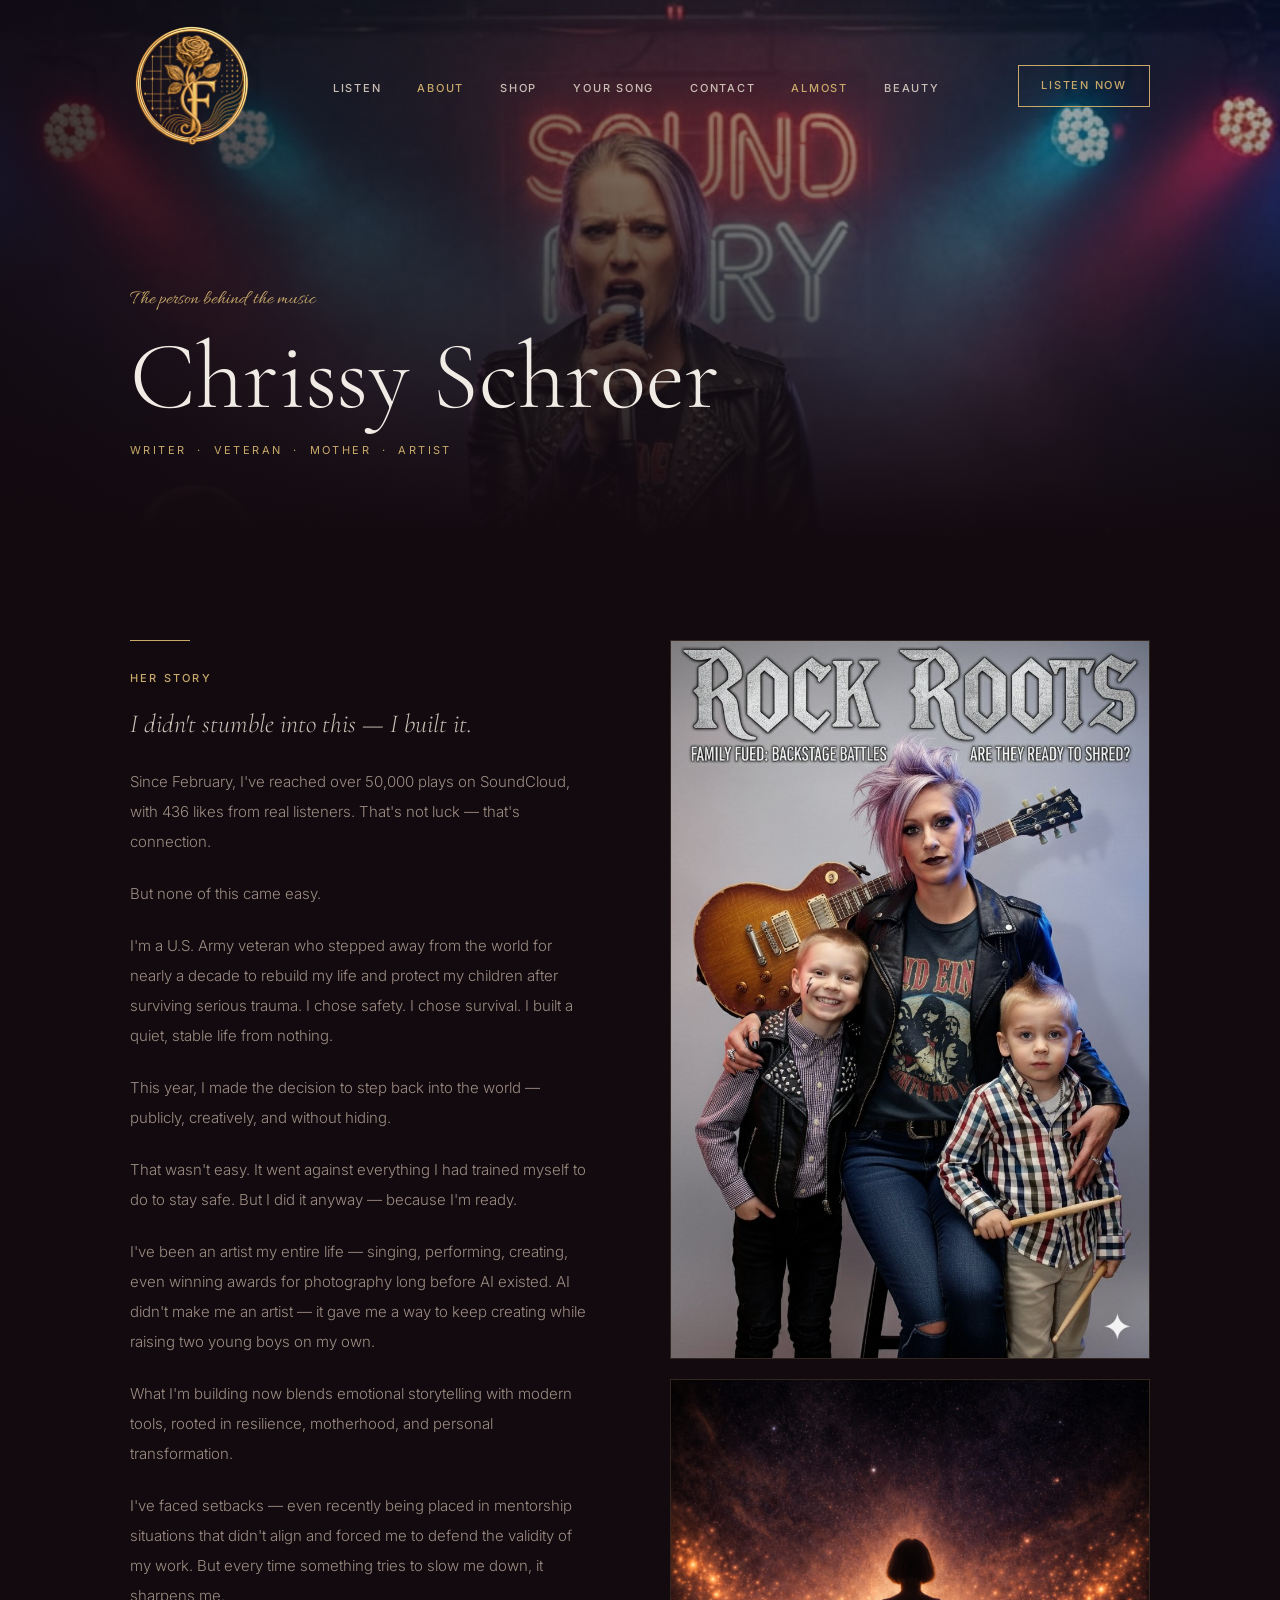
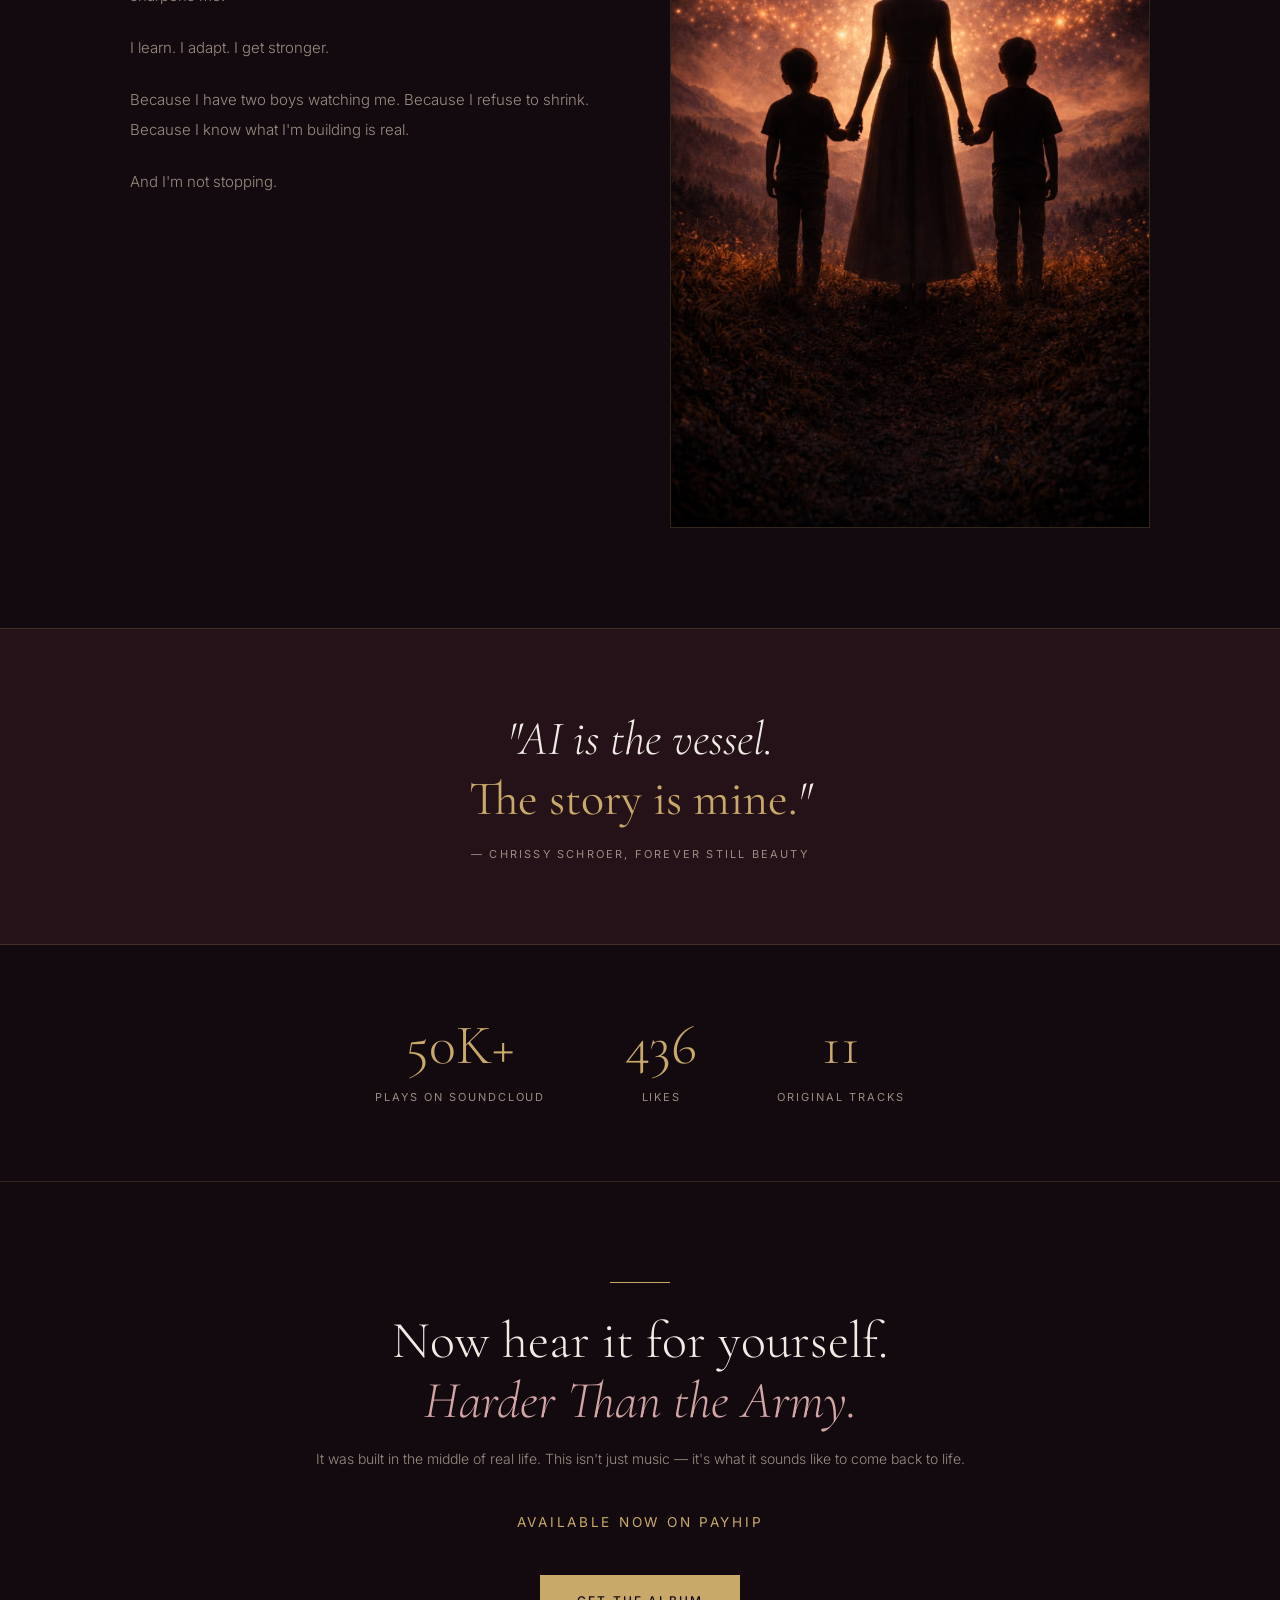
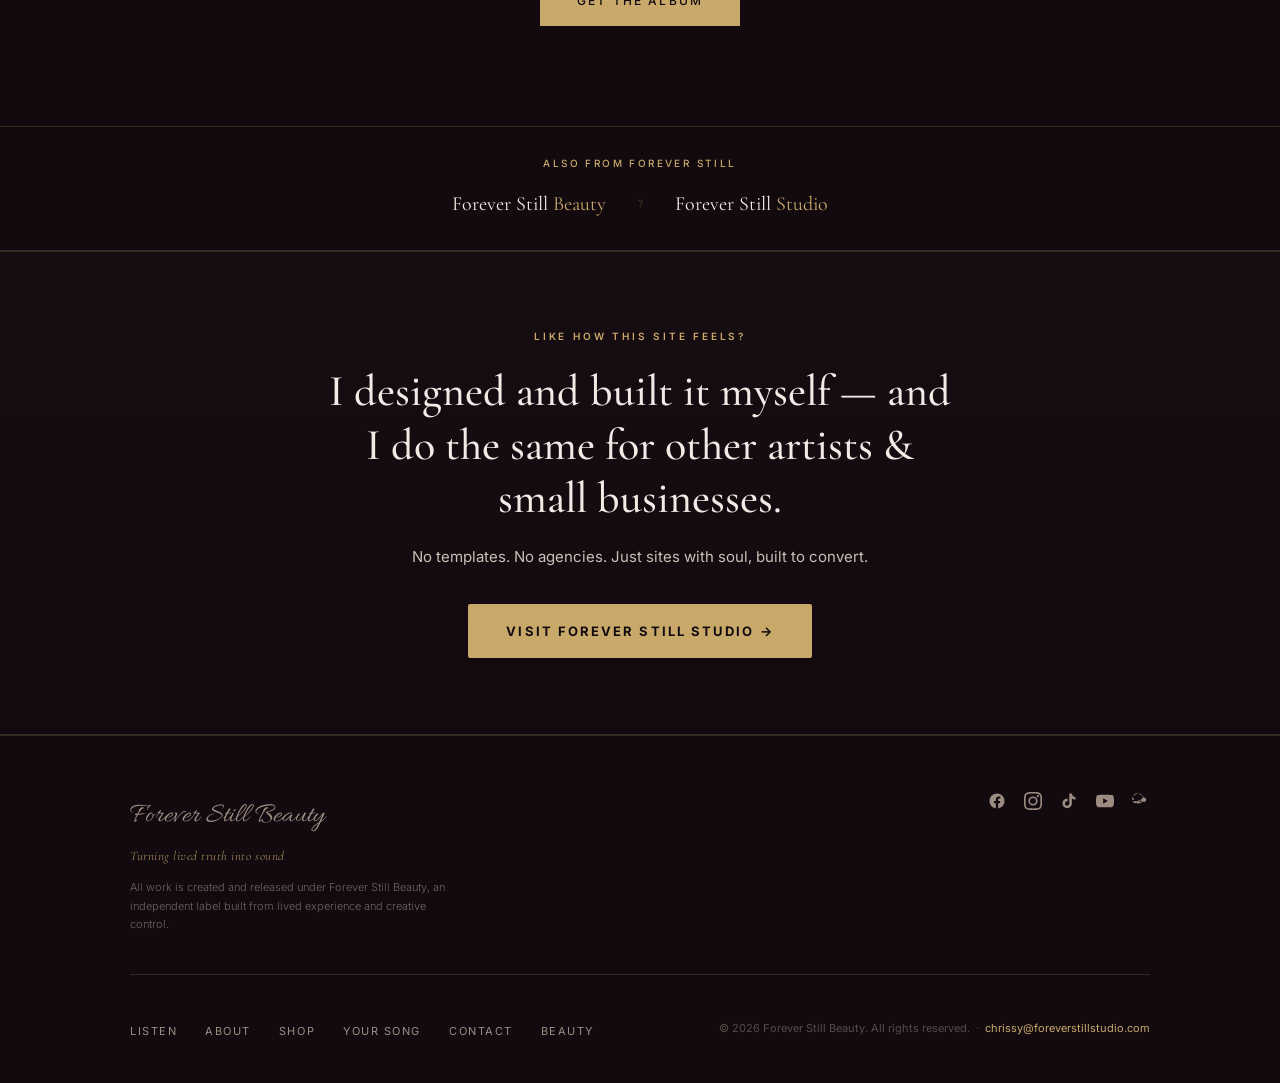
<file: about.html>
<!DOCTYPE html>
<html lang="en">
<head>
  <meta charset="UTF-8" />
  <meta name="msvalidate.01" content="E0C6E18F4C0CC4E89583FDD7A9A06F0D" />
  <meta name="viewport" content="width=device-width, initial-scale=1.0" />
  <!-- Favicon -->
  <link rel="icon" href="images/favicon.ico" sizes="any">
  <link rel="icon" type="image/png" sizes="192x192" href="images/favicon-192x192.png">
  <link rel="icon" type="image/png" sizes="96x96" href="images/favicon-96x96.png">
  <link rel="icon" type="image/png" sizes="48x48" href="images/favicon-48x48.png">
  <link rel="icon" type="image/png" sizes="32x32" href="images/favicon-32x32.png">
  <link rel="icon" type="image/png" sizes="16x16" href="images/favicon-16x16.png">
  <link rel="apple-touch-icon" href="images/apple-touch-icon.png">
  <title>About Chrissy Schroer — Forever Still Beauty</title>
  <meta name="description" content="Chrissy Schroer is a writer, veteran, and mother of two. Forever Still is her AI voice. This is the story behind the music." />
  <link rel="canonical" href="https://www.foreverstillbeauty.com/about.html">

  <!-- Open Graph -->
  <meta property="og:title" content="About Chrissy Schroer — Forever Still Beauty">
  <meta property="og:description" content="Chrissy Schroer is a writer, veteran, and mother of two. Forever Still is her AI voice. This is the story behind the music.">
  <meta property="og:image" content="https://www.foreverstillbeauty.com/images/chrissy.jpg">
  <meta property="og:url" content="https://www.foreverstillbeauty.com/about.html">
  <meta property="og:type" content="website">
  <meta property="og:site_name" content="Forever Still Beauty">

  <!-- Twitter -->
  <meta name="twitter:card" content="summary_large_image">
  <meta name="twitter:title" content="About Chrissy Schroer — Forever Still Beauty">
  <meta name="twitter:description" content="The veteran, mother, and artist behind Forever Still Beauty.">
  <meta name="twitter:image" content="https://www.foreverstillbeauty.com/images/chrissy.jpg">

  <!-- Schema.org Structured Data -->
  <script type="application/ld+json">
  {
    "@context": "https://schema.org",
    "@type": "Person",
    "name": "Chrissy Schroer",
    "description": "Writer, Army veteran, mother of two, and independent music artist",
    "image": "https://www.foreverstillbeauty.com/images/chrissy.jpg",
    "url": "https://www.foreverstillbeauty.com/about.html",
    "jobTitle": "Music Artist",
    "worksFor": {
      "@type": "Organization",
      "name": "Forever Still Beauty"
    },
    "knowsAbout": [
      "Music Production",
      "AI Voice Technology",
      "Songwriting",
      "Military Service"
    ]
  }
  </script>

  <script type="application/ld+json">
  {
    "@context": "https://schema.org",
    "@type": "BreadcrumbList",
    "itemListElement": [
      {
        "@type": "ListItem",
        "position": 1,
        "name": "Home",
        "item": "https://www.foreverstillbeauty.com/"
      },
      {
        "@type": "ListItem",
        "position": 2,
        "name": "About",
        "item": "https://www.foreverstillbeauty.com/about.html"
      }
    ]
  }
  </script>

  <link rel="preconnect" href="https://fonts.googleapis.com" />
  <link rel="preconnect" href="https://fonts.gstatic.com" crossorigin />
  <link rel="preload" href="https://fonts.googleapis.com/css2?family=Cormorant+Garamond:ital,wght@0,300;0,400;0,600;1,300;1,400&family=Playfair+Display:ital,wght@0,400;0,700;1,400&family=Libre+Baskerville:ital,wght@0,400;0,700;1,400&family=Allura&family=Inter:wght@300;400;500&display=swap" as="style" onload="this.onload=null;this.rel='stylesheet'">
  <noscript><link rel="stylesheet" href="https://fonts.googleapis.com/css2?family=Cormorant+Garamond:ital,wght@0,300;0,400;0,600;1,300;1,400&family=Playfair+Display:ital,wght@0,400;0,700;1,400&family=Libre+Baskerville:ital,wght@0,400;0,700;1,400&family=Allura&family=Inter:wght@300;400;500&display=swap"></noscript><style>
    *, *::before, *::after { box-sizing: border-box; margin: 0; padding: 0; }

    :root {
      --bg:         #120a0f;
      --bg-soft:    #1a0d14;
      --bg-warm:    #241218;
      --gold:       #C8A96A;
      --blush:      #d4a5a5;
      --text:       #f0ebe4;
      --text-muted: #9c8c82;
      --text-soft:  #cbbfb6;
      --rule:       rgba(200, 169, 106, 0.18);
      --font-display: 'Cormorant Garamond', Georgia, serif;
      --font-script:  'Allura', cursive;
      --font-sans:    'Inter', system-ui, sans-serif;
      --max-w: 1100px;
    }

    html { scroll-behavior: smooth; }
    body { background: var(--bg); color: var(--text); font-family: var(--font-sans); font-size: 16px; line-height: 1.75; -webkit-font-smoothing: antialiased; }
    img { display: block; max-width: 100%; }
    a { color: inherit; text-decoration: none; }

    .container { width: 100%; max-width: var(--max-w); margin: 0 auto; padding: 0 40px; }
    .rule { width: 60px; height: 1px; background: var(--gold); margin-bottom: 28px; }
    .eyebrow { font-family: var(--font-sans); font-size: 11px; font-weight: 500; letter-spacing: 0.2em; text-transform: uppercase; color: var(--gold); margin-bottom: 16px; }

    .btn { display: inline-block; font-family: var(--font-sans); font-size: 12px; font-weight: 500; letter-spacing: 0.18em; text-transform: uppercase; padding: 14px 36px; border: 1px solid currentColor; transition: background 0.25s ease, color 0.25s ease; cursor: pointer; }
    .btn--primary { background: var(--gold); border-color: var(--gold); color: var(--bg); }
    .btn--primary:hover { background: transparent; color: var(--gold); }
    .btn--ghost { background: transparent; border-color: rgba(240,235,228,0.35); color: var(--text); }
    .btn--ghost:hover { border-color: var(--gold); color: var(--gold); }


    /* -- Nav ----------------------------------------------------- */
    @keyframes logoFloat {
      0%, 100% { transform: translateY(0px); }
      50%       { transform: translateY(-8px); }
    }
    .nav { position: fixed; top: 0; left: 0; right: 0; z-index: 100; padding: 16px 0; background: transparent; transition: background 0.5s ease, backdrop-filter 0.5s ease, padding 0.4s ease; }
    .nav.scrolled { background: rgba(18,10,15,0.88); backdrop-filter: blur(18px); -webkit-backdrop-filter: blur(18px); padding: 10px 0; border-bottom: 1px solid var(--rule); }
    .nav__inner { display: flex; align-items: center; justify-content: space-between; }
    .nav__logo { font-family: var(--font-script); font-size: 28px; color: var(--text); }
    .nav__logo span { color: var(--gold); }
    .nav__logo img { filter: sepia(0.6) saturate(1.8) hue-rotate(-8deg) brightness(0.92) contrast(1.05); animation: logoFloat 4s ease-in-out infinite; transition: filter 0.3s ease; }
    .nav__logo img:hover { filter: sepia(0.4) saturate(2.2) hue-rotate(-8deg) brightness(1.05) contrast(1.05); }
    .nav__links { display: flex; gap: 36px; list-style: none; }
    @keyframes navWave { 0%, 100% { transform: translateY(0px); } 50% { transform: translateY(-3px); } }
    .nav__links li { animation: navWave 3.5s ease-in-out infinite; }
    .nav__links li:nth-child(1) { animation-delay: 0s; }
    .nav__links li:nth-child(2) { animation-delay: 0.18s; }
    .nav__links li:nth-child(3) { animation-delay: 0.36s; }
    .nav__links li:nth-child(4) { animation-delay: 0.54s; }
    .nav__links li:nth-child(5) { animation-delay: 0.72s; }
    .nav__links a { font-family: var(--font-sans); font-size: 11px; font-weight: 500; letter-spacing: 0.16em; text-transform: uppercase; color: var(--text-soft); transition: color 0.2s ease; }
    .nav__links a:hover { color: var(--gold); }
    .nav__cta { font-family: var(--font-sans); font-size: 11px; font-weight: 500; letter-spacing: 0.16em; text-transform: uppercase; color: var(--gold); border: 1px solid var(--gold); padding: 10px 22px; transition: background 0.2s ease, color 0.2s ease, box-shadow 0.4s ease; }
    .nav__cta:hover { background: var(--gold); color: var(--bg); box-shadow: 0 0 18px rgba(200,169,106,0.45), 0 0 40px rgba(200,169,106,0.18); }

    /* -- Page Hero ----------------------------------------------- */
    .page-hero {
      position: relative;
      min-height: 60vh;
      display: flex;
      align-items: flex-end;
      padding-bottom: 80px;
      overflow: hidden;
    }

    .page-hero__bg {
      position: absolute;
      inset: 0;
      overflow: hidden;
      z-index: 0;
    }
    .page-hero__bg img {
      position: absolute;
      inset: 0;
      width: 100%;
      height: 100%;
      object-fit: cover;
      object-position: center 20%;
    }
    .page-hero__bg::before {
      content: '';
      position: absolute;
      inset: 0;
      z-index: 1;
      background:
        linear-gradient(to top, rgba(18,10,15,1) 0%, rgba(18,10,15,0.5) 60%, rgba(18,10,15,0.2) 100%),
        linear-gradient(to right, rgba(18,10,15,0.7) 0%, transparent 70%);
    }

    .page-hero__content {
      position: relative;
      z-index: 2;
    }

    .page-hero__script {
      font-family: var(--font-script);
      font-size: 20px;
      color: var(--gold);
      display: block;
      margin-bottom: 12px;
    }

    .page-hero__name {
      font-family: var(--font-display);
      font-size: clamp(48px, 8vw, 96px);
      font-weight: 300;
      line-height: 1;
      color: var(--text);
      margin-bottom: 16px;
    }

    .page-hero__role {
      font-family: var(--font-sans);
      font-size: 11px;
      letter-spacing: 0.22em;
      text-transform: uppercase;
      color: var(--gold);
    }

    /* -- Story section ------------------------------------------- */
    .story { padding: 100px 0; }

    .story__inner {
      display: grid;
      grid-template-columns: 1fr 480px;
      gap: 80px;
      align-items: start;
    }

    .story__body {
      font-family: var(--font-sans);
      font-size: 15px;
      font-weight: 300;
      color: var(--text-muted);
      line-height: 2;
      display: flex;
      flex-direction: column;
      gap: 22px;
    }

    .story__body p { margin: 0; }

    .story__body p.lead {
      font-family: var(--font-display);
      font-size: clamp(20px, 2.5vw, 26px);
      font-weight: 300;
      font-style: italic;
      color: var(--text-soft);
      line-height: 1.55;
    }

    .story__image-stack {
      display: flex;
      flex-direction: column;
      gap: 20px;
      position: sticky;
      top: 100px;
    }

    .story__image-stack img {
      width: 100%;
      display: block;
      border: 1px solid var(--rule);
    }

    .story__image-stack img:first-child {
      filter: grayscale(10%);
    }

    /* -- Quote break --------------------------------------------- */
    .quote-break {
      background: var(--bg-warm);
      border-top: 1px solid var(--rule);
      border-bottom: 1px solid var(--rule);
      padding: 80px 0;
      text-align: center;
    }

    .quote-break__text {
      font-family: var(--font-display);
      font-size: clamp(26px, 4vw, 48px);
      font-weight: 300;
      font-style: italic;
      color: var(--text);
      line-height: 1.25;
      max-width: 720px;
      margin: 0 auto 16px;
    }
    .quote-break__text strong {
      font-style: normal;
      color: var(--gold);
      font-weight: 400;
    }

    .quote-break__attr {
      font-family: var(--font-sans);
      font-size: 11px;
      letter-spacing: 0.2em;
      text-transform: uppercase;
      color: var(--text-muted);
    }

    /* -- Stats --------------------------------------------------- */
    .stats {
      padding: 72px 0;
      border-bottom: 1px solid var(--rule);
    }
    .stats__inner {
      display: flex;
      justify-content: center;
      gap: 80px;
      flex-wrap: wrap;
    }
    .stats__item { text-align: center; }
    .stats__num {
      font-family: var(--font-display);
      font-size: clamp(36px, 5vw, 56px);
      font-weight: 300;
      color: var(--gold);
      line-height: 1;
      display: block;
      margin-bottom: 8px;
    }
    .stats__label {
      font-family: var(--font-sans);
      font-size: 11px;
      letter-spacing: 0.18em;
      text-transform: uppercase;
      color: var(--text-muted);
    }

    /* -- Listen CTA ---------------------------------------------- */
    .listen-cta {
      padding: 100px 0;
      text-align: center;
    }
    .listen-cta__title {
      font-family: var(--font-display);
      font-size: clamp(32px, 4.5vw, 52px);
      font-weight: 300;
      color: var(--text);
      margin-bottom: 16px;
      line-height: 1.15;
    }
    .listen-cta__title em { font-style: italic; color: var(--blush); }
    .listen-cta__sub {
      font-family: var(--font-sans);
      font-size: 14px;
      font-weight: 300;
      color: var(--text-muted);
      margin-bottom: 40px;
    }
    .listen-cta__player { max-width: 700px; margin: 0 auto 40px; }

    /* -- Footer -------------------------------------------------- */
    .footer { border-top: 1px solid var(--rule); padding: 56px 0 40px; }
    .footer__top { display: flex; align-items: flex-start; justify-content: space-between; gap: 32px; flex-wrap: wrap; margin-bottom: 40px; padding-bottom: 40px; border-bottom: 1px solid var(--rule); }
    .footer__logo { font-family: var(--font-script); font-size: 28px; color: var(--text-muted); display: block; margin-bottom: 4px; }
    .footer__tagline { font-family: var(--font-display); font-size: 13px; font-style: italic; color: var(--gold); opacity: 0.75; margin-bottom: 10px; letter-spacing: 0.04em; }
    .footer__label { font-family: var(--font-sans); font-size: 11px; font-weight: 300; color: var(--text-muted); max-width: 320px; line-height: 1.7; opacity: 0.7; }
    .footer__social { display: flex; gap: 18px; align-items: center; }
    .footer__social a { color: var(--text-muted); transition: color 0.2s ease; display: flex; align-items: center; }
    .footer__social a:hover { color: var(--gold); }
    .footer__social svg { width: 18px; height: 18px; fill: currentColor; }
    .footer__inner { display: flex; align-items: center; justify-content: space-between; gap: 24px; flex-wrap: wrap; }
    .footer__links { display: flex; gap: 28px; list-style: none; }
    .footer__links a { font-family: var(--font-sans); font-size: 11px; letter-spacing: 0.14em; text-transform: uppercase; color: var(--text-muted); transition: color 0.2s ease; }
    .footer__links a:hover { color: var(--gold); }
    .footer__copy { font-family: var(--font-sans); font-size: 11px; color: rgba(156,140,130,0.5); }

    /* -- Responsive ---------------------------------------------- */
    @media (max-width: 900px) {
      .container { padding: 0 24px; }
      .nav__links, .nav__cta { display: none; }
      .story__inner { grid-template-columns: 1fr; gap: 48px; }
      .story__image-stack { position: static; flex-direction: row; }
      .story__image-stack img { width: 50%; }
      .stats__inner { gap: 40px; }
      .footer__inner { flex-direction: column; text-align: center; }
      .footer__links { flex-wrap: wrap; justify-content: center; }
    }

    @media (max-width: 560px) {
      .story__image-stack { flex-direction: column; }
      .story__image-stack img { width: 100%; }
    }
  </style>
</head>
<body>
  <canvas id="sparkleCanvas" aria-hidden="true" style="position:fixed;inset:0;z-index:9999;pointer-events:none;width:100%;height:100%;"></canvas>
  

  <!-- Nav -->
  <nav class="nav" id="nav">
    <div class="container">
      <div class="nav__inner">
        <a href="index.html" class="nav__logo"><img src="images/logo.png" alt="Forever Still Beauty" style="height:140px;width:auto;display:block;padding:8px 0;"></a>
        <ul class="nav__links">
          <li><a href="index.html#music">Listen</a></li>
          <li><a href="about.html" style="color:var(--gold);">About</a></li>
          <li><a href="index.html#offer">Shop</a></li>
          <li><a href="method.html">Your Song</a></li>
          <li><a href="contact.html">Contact</a></li>
          <li><a href="almost.html" style="color:var(--gold);">Almost</a></li>
          <li><a href="beauty.html">Beauty</a></li>
        </ul>
        <a href="index.html#music" class="nav__cta">Listen Now</a>
      </div>
    </div>
  </nav>

  <!-- Page Hero -->
  <div class="page-hero">
    <div class="page-hero__bg">
      <img src="images/kids_band.jpg" alt="Chrissy Schroer on stage with her two sons" />
    </div>
    <div class="container">
      <div class="page-hero__content">
        <span class="page-hero__script">The person behind the music</span>
        <h1 class="page-hero__name">Chrissy Schroer</h1>
        <p class="page-hero__role">Writer &nbsp;·&nbsp; Veteran &nbsp;·&nbsp; Mother &nbsp;·&nbsp; Artist</p>
      </div>
    </div>
  </div>

  <!-- Story -->
  <section class="story">
    <div class="container">
      <div class="story__inner">

        <!-- Copy -->
        <div>
          <div class="rule"></div>
          <p class="eyebrow">Her Story</p>
          <div class="story__body">
            <p class="lead">I didn't stumble into this — I built it.</p>

            <p>Since February, I've reached over 50,000 plays on SoundCloud, with 436 likes from real listeners. That's not luck — that's connection.</p>

            <p>But none of this came easy.</p>

            <p>I'm a U.S. Army veteran who stepped away from the world for nearly a decade to rebuild my life and protect my children after surviving serious trauma. I chose safety. I chose survival. I built a quiet, stable life from nothing.</p>

            <p>This year, I made the decision to step back into the world — publicly, creatively, and without hiding.</p>

            <p>That wasn't easy. It went against everything I had trained myself to do to stay safe. But I did it anyway — because I'm ready.</p>

            <p>I've been an artist my entire life — singing, performing, creating, even winning awards for photography long before AI existed. AI didn't make me an artist — it gave me a way to keep creating while raising two young boys on my own.</p>

            <p>What I'm building now blends emotional storytelling with modern tools, rooted in resilience, motherhood, and personal transformation.</p>

            <p>I've faced setbacks — even recently being placed in mentorship situations that didn't align and forced me to defend the validity of my work. But every time something tries to slow me down, it sharpens me.</p>

            <p>I learn. I adapt. I get stronger.</p>

            <p>Because I have two boys watching me. Because I refuse to shrink. Because I know what I'm building is real.</p>

            <p>And I'm not stopping.</p>
          </div>
        </div>

        <!-- Images -->
        <div class="story__image-stack">
          <img src="images/kids_cover.jpg" alt="Chrissy Schroer with her two sons" />
          <img src="images/the-muse.jpg" alt="Forever Still, the muse" />
        </div>

      </div>
    </div>
  </section>

  <!-- Quote break -->
  <div class="quote-break">
    <div class="container">
      <p class="quote-break__text">
        "AI is the vessel.<br />
        <strong>The story is mine.</strong>"
      </p>
      <p class="quote-break__attr">— Chrissy Schroer, Forever Still Beauty</p>
    </div>
  </div>

  <!-- Stats -->
  <section class="stats">
    <div class="container">
      <div class="stats__inner">
        <div class="stats__item">
          <span class="stats__num">50K+</span>
          <span class="stats__label">Plays on SoundCloud</span>
        </div>
        <div class="stats__item">
          <span class="stats__num">436</span>
          <span class="stats__label">Likes</span>
        </div>
<div class="stats__item">
          <span class="stats__num">11</span>
          <span class="stats__label">Original Tracks</span>
        </div>
      </div>
    </div>
  </section>

  <!-- Listen CTA -->
  <section class="listen-cta">
    <div class="container">
      <div class="rule" style="margin: 0 auto 28px;"></div>
      <h2 class="listen-cta__title">Now hear it for yourself.<br /><em>Harder Than the Army.</em></h2>
      <p class="listen-cta__sub">It was built in the middle of real life. This isn't just music — it's what it sounds like to come back to life.</p>
      <div class="listen-cta__player">
        <p style="font-family:var(--font-sans);font-size:0.85rem;letter-spacing:0.2em;text-transform:uppercase;color:var(--gold);margin-bottom:1.5rem;">Available Now on Payhip</p>
      </div>
      <a href="https://payhip.com/b/01goR" class="btn btn--primary" target="_blank" rel="noopener">Get the Album</a>
    </div>
  </section>

  <!-- Footer -->
  <!-- Also from Forever Still -->
  <section style="background:#120a0f;border-top:1px solid rgba(200,169,106,0.2);border-bottom:1px solid rgba(200,169,106,0.2);padding:28px 40px;text-align:center;">
    <p style="font-family:'Inter',sans-serif;font-size:10px;font-weight:500;letter-spacing:0.24em;text-transform:uppercase;color:#C8A96A;margin-bottom:14px;">Also from Forever Still</p>
    <div style="display:flex;align-items:center;justify-content:center;gap:32px;flex-wrap:wrap;">
      <a href="https://www.foreverstillbeauty.com" target="_blank" rel="noopener" style="font-family:'Cormorant Garamond',Georgia,serif;font-size:20px;font-weight:400;color:#f0ebe4;text-decoration:none;">Forever Still <span style="color:#C8A96A;">Beauty</span></a>
      <span style="color:rgba(200,169,106,0.3);font-size:10px;">?</span>
      <a href="https://www.foreverstillstudio.com" target="_blank" rel="noopener" style="font-family:'Cormorant Garamond',Georgia,serif;font-size:20px;font-weight:400;color:#f0ebe4;text-decoration:none;">Forever Still <span style="color:#C8A96A;">Studio</span></a>
    </div>
  </section>

  <!-- ── Studio CTA ── -->
  <style>
    .studio-cta__btn {
      display:inline-block;background:#C8A96A;color:#120a0f;
      font-family:'Inter',sans-serif;font-size:13px;font-weight:700;
      letter-spacing:0.16em;text-transform:uppercase;text-decoration:none;
      padding:16px 38px;border-radius:2px;
      transition:transform 0.2s ease, box-shadow 0.2s ease, background 0.2s ease;
    }
    .studio-cta__btn:hover {
      transform:translateY(-2px);
      box-shadow:0 10px 30px rgba(200,169,106,0.3);
      background:#d8bd84;
    }
  </style>
  <section style="background:linear-gradient(180deg,#160d12 0%,#120a0f 100%);border-top:1px solid rgba(200,169,106,0.2);border-bottom:1px solid rgba(200,169,106,0.2);padding:76px 40px;text-align:center;">
    <p style="font-family:'Inter',sans-serif;font-size:10px;font-weight:600;letter-spacing:0.28em;text-transform:uppercase;color:#C8A96A;margin:0 0 20px;">Like how this site feels?</p>
    <h2 style="font-family:'Cormorant Garamond',Georgia,serif;font-size:clamp(28px,5vw,44px);font-weight:500;color:#f0ebe4;line-height:1.22;margin:0 auto 18px;max-width:640px;">I designed and built it myself &mdash; and I do the same for other artists &amp; small businesses.</h2>
    <p style="font-family:'Inter',sans-serif;font-size:15px;line-height:1.7;color:#cbbfb6;max-width:480px;margin:0 auto 34px;">No templates. No agencies. Just sites with soul, built to convert.</p>
    <a href="https://www.foreverstillstudio.com" target="_blank" rel="noopener" class="studio-cta__btn">Visit Forever Still Studio &rarr;</a>
  </section>

  <footer class="footer">
    <div class="container">
      <div class="footer__top">
        <div class="footer__brand">
          <a href="index.html" class="footer__logo">Forever Still Beauty</a>
          <p class="footer__tagline">Turning lived truth into sound</p>
          <p class="footer__label">All work is created and released under Forever Still Beauty, an independent label built from lived experience and creative control.</p>
        </div>
        <div class="footer__social">
          <a href="https://www.facebook.com/clschroer" target="_blank" rel="noopener" aria-label="Facebook"><svg viewBox="0 0 24 24"><path d="M22 12c0-5.523-4.477-10-10-10S2 6.477 2 12c0 4.991 3.657 9.128 8.438 9.878v-6.987H7.9v-2.89h2.538V9.845c0-2.506 1.492-3.89 3.777-3.89 1.094 0 2.238.195 2.238.195v2.46h-1.26c-1.243 0-1.63.771-1.63 1.562V12h2.773l-.443 2.89h-2.33v6.988C18.343 21.128 22 16.991 22 12z"/></svg></a>
          <a href="https://www.instagram.com/chrissyraine/" target="_blank" rel="noopener" aria-label="Instagram"><svg viewBox="0 0 24 24"><path d="M12 2.163c3.204 0 3.584.012 4.85.07 3.252.148 4.771 1.691 4.919 4.919.058 1.265.069 1.645.069 4.849 0 3.205-.012 3.584-.069 4.849-.149 3.225-1.664 4.771-4.919 4.919-1.266.058-1.644.07-4.85.07-3.204 0-3.584-.012-4.849-.07-3.26-.149-4.771-1.699-4.919-4.92-.058-1.265-.07-1.644-.07-4.849 0-3.204.013-3.583.07-4.849.149-3.227 1.664-4.771 4.919-4.919 1.266-.057 1.645-.069 4.849-.069zm0-2.163c-3.259 0-3.667.014-4.947.072-4.358.2-6.78 2.618-6.98 6.98-.059 1.281-.073 1.689-.073 4.948 0 3.259.014 3.668.072 4.948.2 4.358 2.618 6.78 6.98 6.98 1.281.058 1.689.072 4.948.072 3.259 0 3.668-.014 4.948-.072 4.354-.2 6.782-2.618 6.979-6.98.059-1.28.073-1.689.073-4.948 0-3.259-.014-3.667-.072-4.947-.196-4.354-2.617-6.78-6.979-6.98-1.281-.059-1.69-.073-4.949-.073zm0 5.838a6.162 6.162 0 100 12.324 6.162 6.162 0 000-12.324zM12 16a4 4 0 110-8 4 4 0 010 8zm6.406-11.845a1.44 1.44 0 100 2.881 1.44 1.44 0 000-2.881z"/></svg></a>
          <a href="https://www.tiktok.com/@foreverstillbeauty" target="_blank" rel="noopener" aria-label="TikTok"><svg viewBox="0 0 24 24"><path d="M19.59 6.69a4.83 4.83 0 01-3.77-4.25V2h-3.45v13.67a2.89 2.89 0 01-2.88 2.5 2.89 2.89 0 01-2.89-2.89 2.89 2.89 0 012.89-2.89c.28 0 .54.04.79.1V9.01a6.32 6.32 0 00-.79-.05 6.34 6.34 0 00-6.34 6.34 6.34 6.34 0 006.34 6.34 6.34 6.34 0 006.33-6.34V8.69a8.18 8.18 0 004.78 1.52V6.76a4.85 4.85 0 01-1.01-.07z"/></svg></a>
          <a href="https://www.youtube.com/@foreverstillbeauty" target="_blank" rel="noopener" aria-label="YouTube"><svg viewBox="0 0 24 24"><path d="M23.498 6.186a3.016 3.016 0 00-2.122-2.136C19.505 3.545 12 3.545 12 3.545s-7.505 0-9.377.505A3.017 3.017 0 00.502 6.186C0 8.07 0 12 0 12s0 3.93.502 5.814a3.016 3.016 0 002.122 2.136c1.871.505 9.376.505 9.376.505s7.505 0 9.377-.505a3.015 3.015 0 002.122-2.136C24 15.93 24 12 24 12s0-3.93-.502-5.814zM9.545 15.568V8.432L15.818 12l-6.273 3.568z"/></svg></a>
          <a href="https://soundcloud.com/foreverstillbeauty" target="_blank" rel="noopener" aria-label="SoundCloud"><svg viewBox="0 0 24 24"><path d="M1.175 12.225c-.017 0-.034.003-.05.006a.64.64 0 00-.496.635c0 .35.284.635.634.635h.012l.438-1.276h-.538zm1.502 0c-.068 0-.137.007-.203.02l-.355 1.256.355 1.054c.066.013.135.02.203.02a1.3 1.3 0 100-2.35zm2.302.14a1.159 1.159 0 00-1.158 1.16 1.159 1.159 0 102.317 0 1.16 1.16 0 00-1.159-1.16zm2.6-.508a1.667 1.667 0 100 3.335 1.667 1.667 0 000-3.335zm2.9-1.117a2.178 2.178 0 100 4.355 2.178 2.178 0 000-4.355zm4.6-3.84c-.21 0-.418.016-.624.046C13.956 3.82 11.514 2 8.65 2 6.73 2 4.997 2.756 3.72 3.986 3.02 4.657 2.5 5.494 2.193 6.426c-.135.003-.27.009-.404.02C.786 6.55 0 7.447 0 8.538c0 1.094.79 1.982 1.77 1.982h.405l.355-1.271-.355-1.065h-.405c-.49 0-.889-.398-.889-.888 0-.487.398-.885.888-.885.14 0 .274.034.393.095C2.23 6.3 2.19 6.09 2.19 5.87c0-1.5.8-2.814 2-3.55a4.92 4.92 0 012.46-.66c1.62 0 3.072.764 3.993 1.95.28-.065.573-.1.875-.1 2.073 0 3.752 1.68 3.752 3.752 0 .07-.002.14-.006.21.21-.053.433-.082.663-.082 1.52 0 2.752 1.232 2.752 2.752S18.65 12.894 17.13 12.894H9.08"/></svg></a>
        </div>
      </div>
      <div class="footer__inner">
        <ul class="footer__links">
          <li><a href="index.html#music">Listen</a></li>
          <li><a href="about.html">About</a></li>
          <li><a href="index.html#offer">Shop</a></li>
          <li><a href="method.html">Your Song</a></li>
          <li><a href="contact.html">Contact</a></li>
          <li><a href="beauty.html">Beauty</a></li>
        </ul>
        <p class="footer__copy">&copy; 2026 Forever Still Beauty. All rights reserved. &nbsp;·&nbsp; <a href="mailto:chrissy@foreverstillstudio.com" style="color:var(--gold);text-decoration:none;">chrissy@foreverstillstudio.com</a></p>
      </div>
    </div>
  </footer>

  <script>
    const nav = document.getElementById('nav');
    window.addEventListener('scroll', () => {
      nav.classList.toggle('scrolled', window.scrollY > 60);
    }, { passive: true });

    // Fade in on scroll
    const reveals = document.querySelectorAll('.story__inner > *, .quote-break__text, .stats__inner, .listen-cta__title, .listen-cta__player');
    const io = new IntersectionObserver((entries) => {
      entries.forEach(e => {
        if (e.isIntersecting) {
          e.target.style.opacity = '1';
          e.target.style.transform = 'translateY(0)';
          io.unobserve(e.target);
        }
      });
    }, { threshold: 0.1 });
    reveals.forEach(el => {
      el.style.opacity = '0';
      el.style.transform = 'translateY(20px)';
      el.style.transition = 'opacity 0.7s ease, transform 0.7s ease';
      io.observe(el);
    });
  </script>

  <!-- Gold cursor sparkle trail (ported from Forever Still Studio) -->
  <script>
  (function () {
    var canvas = document.getElementById('sparkleCanvas');
    if (!canvas) return;
    if (window.matchMedia('(max-width: 768px)').matches) return;
    if (window.matchMedia('(prefers-reduced-motion: reduce)').matches) return;
    var ctx = canvas.getContext('2d');
    var sparkles = [];
    var lastX = 0, lastY = 0;
    var MIN_DIST = 8;
    var GOLD = { r: 200, g: 169, b: 106 };
    function resize() { canvas.width = window.innerWidth; canvas.height = window.innerHeight; }
    resize();
    window.addEventListener('resize', resize);
    function drawSparkle(x, y, size, alpha, rotation) {
      ctx.save();
      ctx.translate(x, y);
      ctx.rotate(rotation);
      ctx.globalAlpha = alpha;
      ctx.fillStyle = 'rgb(' + GOLD.r + ',' + GOLD.g + ',' + GOLD.b + ')';
      var outer = size, inner = size * 0.35;
      ctx.beginPath(); ctx.moveTo(0,-outer); ctx.lineTo(inner,-inner); ctx.lineTo(0,0); ctx.lineTo(-inner,-inner); ctx.closePath(); ctx.fill();
      ctx.beginPath(); ctx.moveTo(0,0); ctx.lineTo(inner,inner); ctx.lineTo(0,outer); ctx.lineTo(-inner,inner); ctx.closePath(); ctx.fill();
      ctx.beginPath(); ctx.moveTo(-outer,0); ctx.lineTo(-inner,inner); ctx.lineTo(0,0); ctx.lineTo(-inner,-inner); ctx.closePath(); ctx.fill();
      ctx.beginPath(); ctx.moveTo(0,0); ctx.lineTo(inner,inner); ctx.lineTo(outer,0); ctx.lineTo(inner,-inner); ctx.closePath(); ctx.fill();
      ctx.restore();
    }
    document.addEventListener('mousemove', function (e) {
      var dx = e.clientX - lastX, dy = e.clientY - lastY;
      var dist = Math.sqrt(dx*dx + dy*dy);
      if (dist > MIN_DIST) {
        var count = dist > 30 ? 2 : 1;
        for (var i = 0; i < count; i++) {
          sparkles.push({
            x: e.clientX + (Math.random()-0.5)*10,
            y: e.clientY + (Math.random()-0.5)*10,
            size: 3 + Math.random()*5,
            alpha: 0.7 + Math.random()*0.3,
            rotation: Math.random()*Math.PI,
            driftX: (Math.random()-0.5)*0.6,
            driftY: -0.3 - Math.random()*0.5,
            fadeRate: 0.015 + Math.random()*0.01,
            spin: (Math.random()-0.5)*0.04
          });
        }
      }
      lastX = e.clientX; lastY = e.clientY;
    });
    function animate() {
      ctx.clearRect(0, 0, canvas.width, canvas.height);
      for (var i = sparkles.length - 1; i >= 0; i--) {
        var s = sparkles[i];
        s.alpha -= s.fadeRate; s.x += s.driftX; s.y += s.driftY;
        s.rotation += s.spin; s.size *= 0.98;
        if (s.alpha <= 0 || s.size < 0.5) { sparkles.splice(i, 1); continue; }
        drawSparkle(s.x, s.y, s.size, s.alpha, s.rotation);
      }
      requestAnimationFrame(animate);
    }
    animate();
  })();
  </script>

</body>
</html>
</file>
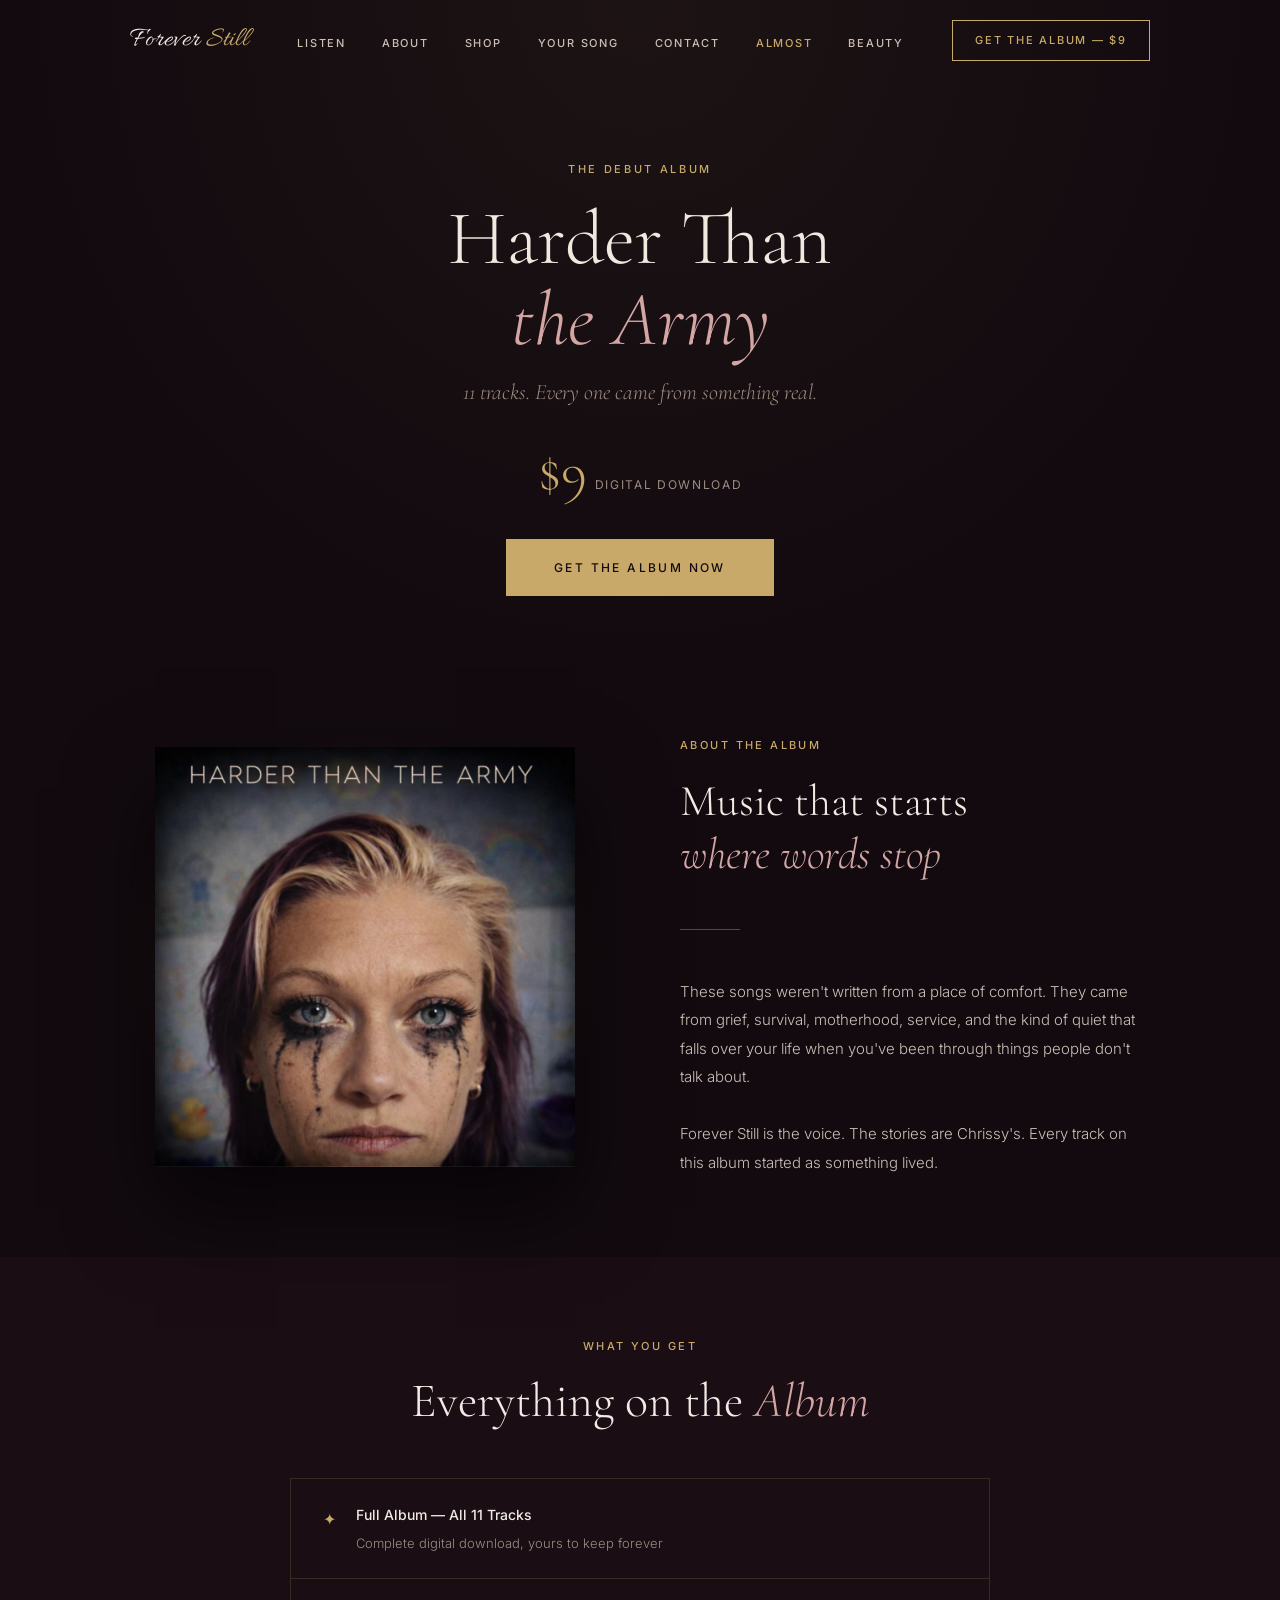
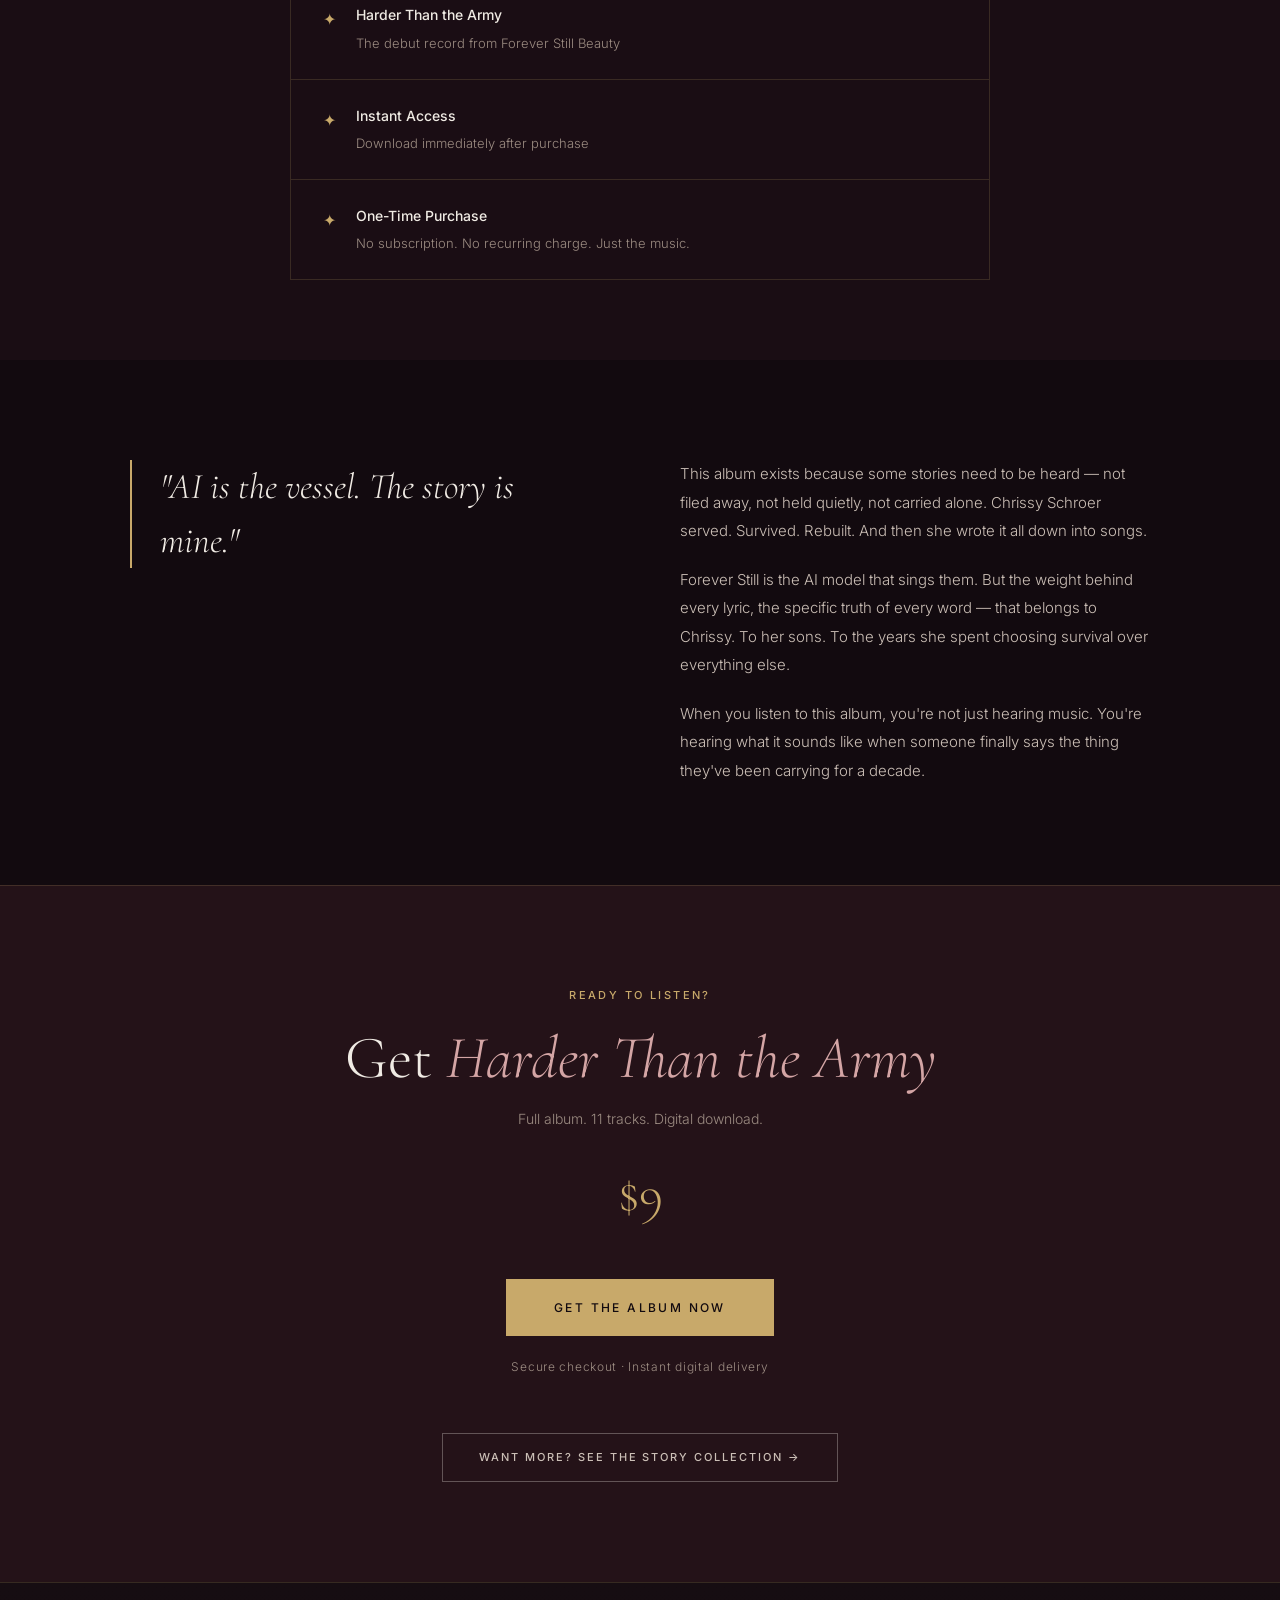
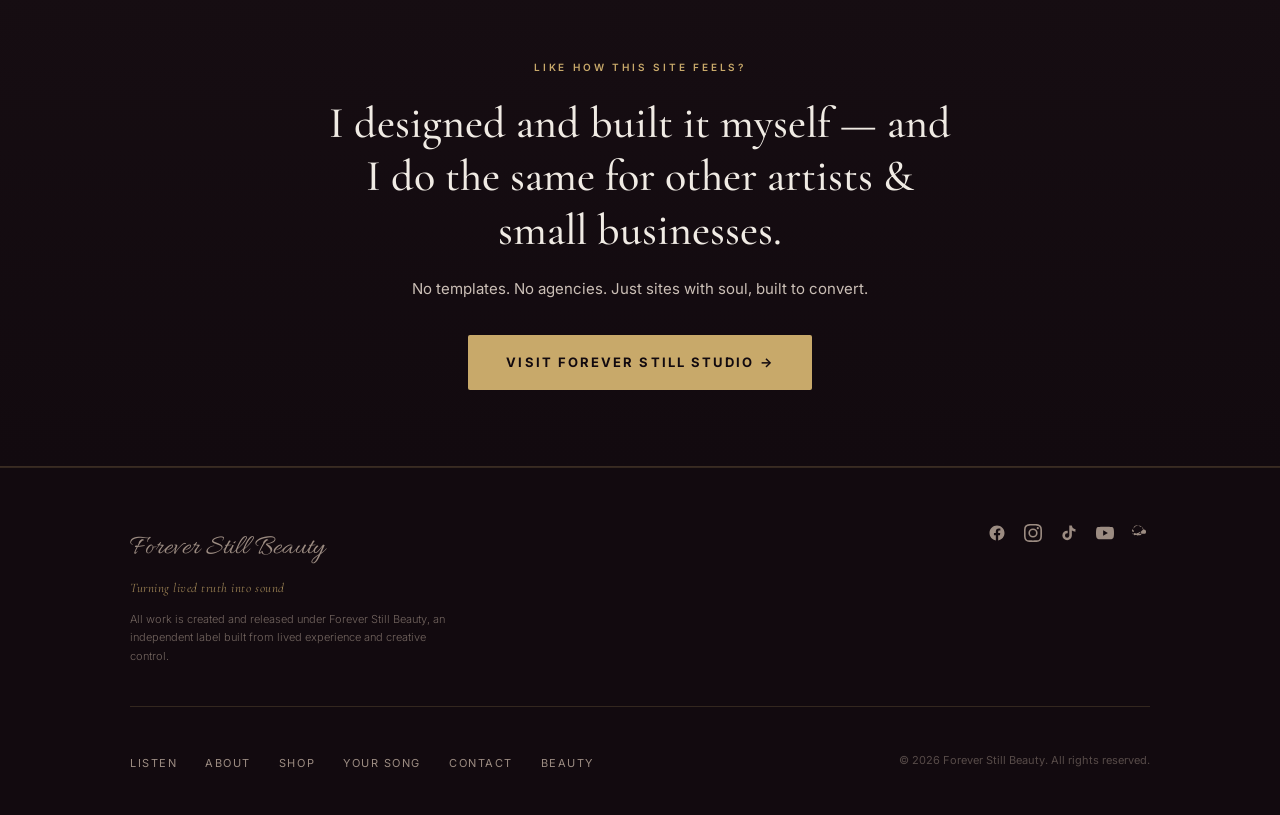
<file: album.html>
<!DOCTYPE html>
<html lang="en">
<head>
  <meta charset="UTF-8" />
  <meta name="msvalidate.01" content="E0C6E18F4C0CC4E89583FDD7A9A06F0D" />
  <meta name="viewport" content="width=device-width, initial-scale=1.0" />
  <!-- Favicon -->
  <link rel="icon" href="images/favicon.ico" sizes="any">
  <link rel="icon" type="image/png" sizes="192x192" href="images/favicon-192x192.png">
  <link rel="icon" type="image/png" sizes="96x96" href="images/favicon-96x96.png">
  <link rel="icon" type="image/png" sizes="48x48" href="images/favicon-48x48.png">
  <link rel="icon" type="image/png" sizes="32x32" href="images/favicon-32x32.png">
  <link rel="icon" type="image/png" sizes="16x16" href="images/favicon-16x16.png">
  <link rel="apple-touch-icon" href="images/apple-touch-icon.png">
  <title>Harder Than the Army — The Album | Forever Still Beauty</title>
  <meta name="description" content="11 tracks. Every one came from something real. The debut album from Forever Still Beauty by Chrissy Schroer — $9 digital download. No label, no ads." />
  <link rel="canonical" href="https://www.foreverstillbeauty.com/album.html">

  <!-- Open Graph -->
  <meta property="og:title" content="Harder Than the Army — The Album | Forever Still Beauty">
  <meta property="og:description" content="11 tracks. Every one came from something real. The debut album from Forever Still Beauty by Chrissy Schroer — $9 digital download. No label, no ads.">
  <meta property="og:image" content="https://www.foreverstillbeauty.com/images/album-cover.jpg">
  <meta property="og:url" content="https://www.foreverstillbeauty.com/album.html">
  <meta property="og:type" content="website">
  <meta property="og:site_name" content="Forever Still Beauty">

  <!-- Twitter -->
  <meta name="twitter:card" content="summary_large_image">
  <meta name="twitter:title" content="Harder Than the Army — The Album | Forever Still Beauty">
  <meta name="twitter:description" content="11 tracks. Every one came from something real. The debut album from Forever Still Beauty by Chrissy Schroer — $9 digital download. No label, no ads.">
  <meta name="twitter:image" content="https://www.foreverstillbeauty.com/images/album-cover.jpg">

  <!-- Schema.org Structured Data -->
  <script type="application/ld+json">
  {
    "@context": "https://schema.org",
    "@type": "MusicRecording",
    "name": "Harder Than the Army",
    "byArtist": {
      "@type": "MusicGroup",
      "name": "Forever Still Beauty",
      "url": "https://www.foreverstillbeauty.com"
    },
    "duration": "PT45M",
    "datePublished": "2026-04-29",
    "image": "https://www.foreverstillbeauty.com/images/album-cover.jpg",
    "description": "11 tracks. Every one came from something real. The debut album from Forever Still Beauty.",
    "isPartOf": {
      "@type": "MusicAlbum",
      "name": "Harder Than the Army"
    }
  }
  </script>

  <script type="application/ld+json">
  {
    "@context": "https://schema.org",
    "@type": "Product",
    "name": "Harder Than the Army — The Album",
    "description": "11 tracks. Every one came from something real. The debut album from Forever Still Beauty by Chrissy Schroer — $9 digital download. No label, no ads.",
    "image": "https://www.foreverstillbeauty.com/images/album-cover.jpg",
    "brand": {
      "@type": "Brand",
      "name": "Forever Still Beauty"
    },
    "offers": {
      "@type": "Offer",
      "price": "9.00",
      "priceCurrency": "USD",
      "url": "https://payhip.com/b/01goR",
      "availability": "https://schema.org/InStock"
    },
    "aggregateRating": {
      "@type": "AggregateRating",
      "ratingValue": "5",
      "bestRating": "5",
      "worstRating": "1",
      "ratingCount": "1"
    }
  }
  </script>

  <script type="application/ld+json">
  {
    "@context": "https://schema.org",
    "@type": "FAQPage",
    "mainEntity": [
      {
        "@type": "Question",
        "name": "What is Forever Still Beauty?",
        "acceptedAnswer": {
          "@type": "Answer",
          "text": "Forever Still Beauty is the debut album by Chrissy Schroer, an Army veteran and independent artist. The 11 tracks are built from real-life experiences and created with AI-assisted production."
        }
      },
      {
        "@type": "Question",
        "name": "How do I get the album?",
        "acceptedAnswer": {
          "@type": "Answer",
          "text": "The album is available as a digital download for $9 USD. You can purchase it through the Payhip store link."
        }
      },
      {
        "@type": "Question",
        "name": "Is this really AI?",
        "acceptedAnswer": {
          "@type": "Answer",
          "text": "Forever Still is Chrissy Schroer's AI voice creation. It's AI-assisted music production combined with real songwriting and storytelling from a real artist."
        }
      }
    ]
  }
  </script>

  <link rel="preconnect" href="https://fonts.googleapis.com" />
  <link rel="preconnect" href="https://fonts.gstatic.com" crossorigin />
  <link rel="preload" href="https://fonts.googleapis.com/css2?family=Cormorant+Garamond:ital,wght@0,300;0,400;0,600;1,300;1,400&family=Playfair+Display:ital,wght@0,400;0,700;1,400&family=Allura&family=Inter:wght@300;400;500&display=swap" as="style" onload="this.onload=null;this.rel='stylesheet'">
  <noscript><link rel="stylesheet" href="https://fonts.googleapis.com/css2?family=Cormorant+Garamond:ital,wght@0,300;0,400;0,600;1,300;1,400&family=Playfair+Display:ital,wght@0,400;0,700;1,400&family=Allura&family=Inter:wght@300;400;500&display=swap"></noscript><style>
    *, *::before, *::after { box-sizing: border-box; margin: 0; padding: 0; }
    :root {
      --bg: #120a0f; --bg-soft: #1a0d14; --bg-warm: #241218;
      --gold: #C8A96A; --gold-dim: #a8894a; --blush: #d4a5a5; --rose: #c4897a;
      --text: #f0ebe4; --text-muted: #9c8c82; --text-soft: #cbbfb6;
      --rule: rgba(200,169,106,0.18);
      --font-display: 'Cormorant Garamond', Georgia, serif;
      --font-serif: 'Playfair Display', Georgia, serif;
      --font-script: 'Allura', cursive;
      --font-sans: 'Inter', system-ui, sans-serif;
      --max-w: 1100px;
    }
    html { scroll-behavior: smooth; }
    body { background: var(--bg); color: var(--text); font-family: var(--font-sans); font-size: 16px; line-height: 1.75; -webkit-font-smoothing: antialiased; }
    a { color: inherit; text-decoration: none; }
    img { display: block; max-width: 100%; }
    .container { width: 100%; max-width: var(--max-w); margin: 0 auto; padding: 0 40px; }

    /* Nav */
    @keyframes logoFloat { 0%, 100% { transform: translateY(0px); } 50% { transform: translateY(-8px); } }
    .nav { position: fixed; top: 0; left: 0; right: 0; z-index: 100; padding: 16px 0; background: transparent; transition: background 0.5s ease, backdrop-filter 0.5s ease, padding 0.4s ease; }
    .nav.scrolled { background: rgba(18,10,15,0.88); backdrop-filter: blur(18px); -webkit-backdrop-filter: blur(18px); padding: 10px 0; border-bottom: 1px solid var(--rule); }
    .nav__inner { display: flex; align-items: center; justify-content: space-between; }
    .nav__logo { font-family: var(--font-script); font-size: 28px; color: var(--text); }
    .nav__logo span { color: var(--gold); }
    .nav__logo img { filter: sepia(0.6) saturate(1.8) hue-rotate(-8deg) brightness(0.92) contrast(1.05); animation: logoFloat 4s ease-in-out infinite; transition: filter 0.3s ease; }
    .nav__logo img:hover { filter: sepia(0.4) saturate(2.2) hue-rotate(-8deg) brightness(1.05) contrast(1.05); }
    .nav__links { display: flex; gap: 36px; list-style: none; }
    @keyframes navWave { 0%, 100% { transform: translateY(0px); } 50% { transform: translateY(-3px); } }
    .nav__links li { animation: navWave 3.5s ease-in-out infinite; }
    .nav__links li:nth-child(1) { animation-delay: 0s; }
    .nav__links li:nth-child(2) { animation-delay: 0.18s; }
    .nav__links li:nth-child(3) { animation-delay: 0.36s; }
    .nav__links li:nth-child(4) { animation-delay: 0.54s; }
    .nav__links li:nth-child(5) { animation-delay: 0.72s; }
    .nav__links a { font-family: var(--font-sans); font-size: 11px; font-weight: 500; letter-spacing: 0.16em; text-transform: uppercase; color: var(--text-soft); transition: color 0.2s; }
    .nav__links a:hover { color: var(--gold); }
    .nav__cta { font-family: var(--font-sans); font-size: 11px; font-weight: 500; letter-spacing: 0.16em; text-transform: uppercase; padding: 10px 22px; border: 1px solid var(--gold); color: var(--gold); transition: background 0.2s, color 0.2s, box-shadow 0.4s; }
    .nav__cta:hover { background: var(--gold); color: var(--bg); box-shadow: 0 0 18px rgba(200,169,106,0.45), 0 0 40px rgba(200,169,106,0.18); }

    /* Hero */
    .hero { padding: 160px 0 80px; text-align: center; position: relative; overflow: hidden; }
    .hero::before { content: ''; position: absolute; inset: 0; background: radial-gradient(ellipse at center top, rgba(200,169,106,0.06) 0%, transparent 70%); pointer-events: none; }
    .hero__eyebrow { font-family: var(--font-sans); font-size: 11px; font-weight: 500; letter-spacing: 0.24em; text-transform: uppercase; color: var(--gold); margin-bottom: 20px; }
    .hero__title { font-family: var(--font-display); font-size: clamp(42px, 6vw, 80px); font-weight: 300; line-height: 1.05; color: var(--text); margin-bottom: 12px; }
    .hero__title em { font-style: italic; color: var(--blush); }
    .hero__subtitle { font-family: var(--font-display); font-size: clamp(16px, 2vw, 22px); font-weight: 300; font-style: italic; color: var(--text-muted); margin-bottom: 32px; }
    .hero__price { display: inline-flex; align-items: baseline; gap: 8px; margin-bottom: 40px; }
    .hero__amount { font-family: var(--font-display); font-size: 56px; font-weight: 300; color: var(--gold); line-height: 1; }
    .hero__period { font-family: var(--font-sans); font-size: 12px; letter-spacing: 0.14em; text-transform: uppercase; color: var(--text-muted); }
    .btn-primary { display: inline-block; background: var(--gold); color: var(--bg); font-family: var(--font-sans); font-size: 12px; font-weight: 500; letter-spacing: 0.2em; text-transform: uppercase; padding: 18px 48px; transition: background 0.2s, transform 0.2s; }
    .btn-primary:hover { background: #d4b87a; transform: translateY(-1px); box-shadow: 0 0 18px rgba(200,169,106,0.45), 0 0 40px rgba(200,169,106,0.18); }
    .btn-outline { display: inline-block; border: 1px solid rgba(240,235,228,0.3); color: var(--text-soft); font-family: var(--font-sans); font-size: 11px; font-weight: 500; letter-spacing: 0.18em; text-transform: uppercase; padding: 14px 36px; transition: border-color 0.2s, color 0.2s; }
    .btn-outline:hover { border-color: var(--gold); color: var(--gold); box-shadow: 0 0 18px rgba(200,169,106,0.35), 0 0 40px rgba(200,169,106,0.14); }

    /* Product visual */
    .product-visual { padding: 60px 0 80px; }
    .product-visual__inner { display: grid; grid-template-columns: 1fr 1fr; gap: 80px; align-items: center; }
    .product-visual__img { position: relative; }
    .product-visual__img img { width: 100%; max-width: 420px; margin: 0 auto; box-shadow: 0 40px 80px rgba(0,0,0,0.6); }
    .product-visual__img::before { content: ''; position: absolute; inset: -20px; background: radial-gradient(ellipse, rgba(200,169,106,0.08) 0%, transparent 70%); pointer-events: none; }
    .product-visual__text { }
    .product-visual__label { font-family: var(--font-sans); font-size: 11px; font-weight: 500; letter-spacing: 0.22em; text-transform: uppercase; color: var(--gold); margin-bottom: 20px; }
    .product-visual__heading { font-family: var(--font-display); font-size: clamp(28px, 3.5vw, 44px); font-weight: 300; line-height: 1.2; color: var(--text); margin-bottom: 20px; }
    .product-visual__heading em { font-style: italic; color: var(--blush); }
    .product-visual__body { font-family: var(--font-sans); font-size: 15px; font-weight: 300; color: var(--text-soft); line-height: 1.9; }

    /* Divider */
    .divider { width: 60px; height: 1px; background: var(--gold); margin: 48px auto; opacity: 0.4; }
    .divider--left { margin-left: 0; }

    /* Includes */
    .includes { padding: 80px 0; background: var(--bg-soft); }
    .includes__inner { max-width: 700px; margin: 0 auto; text-align: center; }
    .section-label { font-family: var(--font-sans); font-size: 11px; font-weight: 500; letter-spacing: 0.22em; text-transform: uppercase; color: var(--gold); margin-bottom: 16px; }
    .section-title { font-family: var(--font-display); font-size: clamp(28px, 4vw, 48px); font-weight: 300; line-height: 1.2; color: var(--text); margin-bottom: 48px; }
    .section-title em { font-style: italic; color: var(--blush); }
    .includes__list { list-style: none; display: flex; flex-direction: column; gap: 0; text-align: left; border: 1px solid var(--rule); }
    .includes__item { display: flex; align-items: flex-start; gap: 20px; padding: 24px 32px; border-bottom: 1px solid var(--rule); }
    .includes__item:last-child { border-bottom: none; }
    .includes__check { color: var(--gold); font-size: 16px; flex-shrink: 0; margin-top: 2px; }
    .includes__item-text { }
    .includes__item-name { font-family: var(--font-sans); font-size: 14px; font-weight: 500; color: var(--text); margin-bottom: 4px; }
    .includes__item-desc { font-family: var(--font-sans); font-size: 13px; font-weight: 300; color: var(--text-muted); }

    /* Why it matters */
    .why { padding: 100px 0; }
    .why__inner { display: grid; grid-template-columns: 1fr 1fr; gap: 80px; align-items: start; }
    .why__quote { font-family: var(--font-display); font-size: clamp(22px, 3vw, 36px); font-style: italic; font-weight: 300; color: var(--text); line-height: 1.5; padding-left: 28px; border-left: 2px solid var(--gold); }
    .why__body { font-family: var(--font-sans); font-size: 15px; font-weight: 300; color: var(--text-soft); line-height: 1.9; }
    .why__body p + p { margin-top: 20px; }

    /* CTA section */
    .cta-section { padding: 100px 0; text-align: center; background: var(--bg-warm); border-top: 1px solid var(--rule); }
    .cta-section__eyebrow { font-family: var(--font-sans); font-size: 11px; font-weight: 500; letter-spacing: 0.22em; text-transform: uppercase; color: var(--gold); margin-bottom: 20px; }
    .cta-section__title { font-family: var(--font-display); font-size: clamp(32px, 5vw, 60px); font-weight: 300; line-height: 1.1; color: var(--text); margin-bottom: 16px; }
    .cta-section__title em { font-style: italic; color: var(--blush); }
    .cta-section__sub { font-family: var(--font-sans); font-size: 14px; font-weight: 300; color: var(--text-muted); margin-bottom: 16px; }
    .cta-section__price { font-family: var(--font-display); font-size: 52px; font-weight: 300; color: var(--gold); margin-bottom: 40px; }
    .cta-section__note { font-family: var(--font-sans); font-size: 12px; font-weight: 300; color: var(--text-muted); margin-top: 20px; letter-spacing: 0.06em; }

    /* Footer */
    .footer { border-top: 1px solid var(--rule); padding: 56px 0 40px; }
    .footer__top { display: flex; align-items: flex-start; justify-content: space-between; gap: 32px; flex-wrap: wrap; margin-bottom: 40px; padding-bottom: 40px; border-bottom: 1px solid var(--rule); }
    .footer__logo { font-family: var(--font-script); font-size: 28px; color: var(--text-muted); display: block; margin-bottom: 4px; }
    .footer__tagline { font-family: var(--font-display); font-size: 13px; font-style: italic; color: var(--gold); opacity: 0.75; margin-bottom: 10px; letter-spacing: 0.04em; }
    .footer__label { font-family: var(--font-sans); font-size: 11px; font-weight: 300; color: var(--text-muted); max-width: 320px; line-height: 1.7; opacity: 0.7; }
    .footer__social { display: flex; gap: 18px; align-items: center; }
    .footer__social a { color: var(--text-muted); transition: color 0.2s; display: flex; align-items: center; }
    .footer__social a:hover { color: var(--gold); }
    .footer__social svg { width: 18px; height: 18px; fill: currentColor; }
    .footer__inner { display: flex; align-items: center; justify-content: space-between; gap: 24px; flex-wrap: wrap; }
    .footer__links { display: flex; gap: 28px; list-style: none; }
    .footer__links a { font-family: var(--font-sans); font-size: 11px; letter-spacing: 0.14em; text-transform: uppercase; color: var(--text-muted); transition: color 0.2s; }
    .footer__links a:hover { color: var(--gold); }
    .footer__copy { font-family: var(--font-sans); font-size: 11px; color: rgba(156,140,130,0.5); }

    @media (max-width: 900px) {
      .container { padding: 0 24px; }
      .nav__links { display: none; }
      .product-visual__inner { grid-template-columns: 1fr; gap: 48px; }
      .why__inner { grid-template-columns: 1fr; gap: 40px; }
      .footer__top { flex-direction: column; }
      .footer__inner { flex-direction: column; text-align: center; }
      .footer__links { flex-wrap: wrap; justify-content: center; }
    }
  </style>
</head>
<body>
  <canvas id="sparkleCanvas" aria-hidden="true" style="position:fixed;inset:0;z-index:9999;pointer-events:none;width:100%;height:100%;"></canvas>
  

  <nav class="nav" id="nav">
    <div class="container">
      <div class="nav__inner">
        <a href="index.html" class="nav__logo">Forever <span>Still</span></a>
        <ul class="nav__links">
          <li><a href="index.html#music">Listen</a></li>
          <li><a href="about.html">About</a></li>
          <li><a href="index.html#offer">Shop</a></li>
          <li><a href="method.html">Your Song</a></li>
          <li><a href="contact.html">Contact</a></li>
          <li><a href="almost.html" style="color:var(--gold);">Almost</a></li>
          <li><a href="beauty.html">Beauty</a></li>
        </ul>
        <a href="https://foreverstillbeauty.com/product/harder-than-the-army-album/" target="_blank" class="nav__cta">Get the Album — $9</a>
      </div>
    </div>
  </nav>

  <!-- Hero -->
  <section class="hero">
    <div class="container">
      <p class="hero__eyebrow">The Debut Album</p>
      <h1 class="hero__title">Harder Than<br /><em>the Army</em></h1>
      <p class="hero__subtitle">11 tracks. Every one came from something real.</p>
      <div class="hero__price">
        <span class="hero__amount">$9</span>
        <span class="hero__period">Digital Download</span>
      </div>
      <br />
      <a href="https://foreverstillbeauty.com/product/harder-than-the-army-album/" target="_blank" class="btn-primary">Get the Album Now</a>
    </div>
  </section>

  <!-- Product visual -->
  <section class="product-visual">
    <div class="container">
      <div class="product-visual__inner">
        <div class="product-visual__img">
          <img src="images/album-cover.jpg" alt="Harder Than the Army — album cover" loading="lazy" />
        </div>
        <div class="product-visual__text">
          <p class="product-visual__label">About the Album</p>
          <h2 class="product-visual__heading">Music that starts<br /><em>where words stop</em></h2>
          <div class="divider divider--left"></div>
          <p class="product-visual__body">These songs weren't written from a place of comfort. They came from grief, survival, motherhood, service, and the kind of quiet that falls over your life when you've been through things people don't talk about.<br /><br />Forever Still is the voice. The stories are Chrissy's. Every track on this album started as something lived.</p>
        </div>
      </div>
    </div>
  </section>

  <!-- What's included -->
  <section class="includes">
    <div class="container">
      <div class="includes__inner">
        <p class="section-label">What You Get</p>
        <h2 class="section-title">Everything on the <em>Album</em></h2>
        <ul class="includes__list">
          <li class="includes__item">
            <span class="includes__check">✦</span>
            <div class="includes__item-text">
              <p class="includes__item-name">Full Album — All 11 Tracks</p>
              <p class="includes__item-desc">Complete digital download, yours to keep forever</p>
            </div>
          </li>
          <li class="includes__item">
            <span class="includes__check">✦</span>
            <div class="includes__item-text">
              <p class="includes__item-name">Harder Than the Army</p>
              <p class="includes__item-desc">The debut record from Forever Still Beauty</p>
            </div>
          </li>
          <li class="includes__item">
            <span class="includes__check">✦</span>
            <div class="includes__item-text">
              <p class="includes__item-name">Instant Access</p>
              <p class="includes__item-desc">Download immediately after purchase</p>
            </div>
          </li>
          <li class="includes__item">
            <span class="includes__check">✦</span>
            <div class="includes__item-text">
              <p class="includes__item-name">One-Time Purchase</p>
              <p class="includes__item-desc">No subscription. No recurring charge. Just the music.</p>
            </div>
          </li>
        </ul>
      </div>
    </div>
  </section>

  <!-- Why it matters -->
  <section class="why">
    <div class="container">
      <div class="why__inner">
        <blockquote class="why__quote">"AI is the vessel. The story is mine."</blockquote>
        <div class="why__body">
          <p>This album exists because some stories need to be heard — not filed away, not held quietly, not carried alone. Chrissy Schroer served. Survived. Rebuilt. And then she wrote it all down into songs.</p>
          <p>Forever Still is the AI model that sings them. But the weight behind every lyric, the specific truth of every word — that belongs to Chrissy. To her sons. To the years she spent choosing survival over everything else.</p>
          <p>When you listen to this album, you're not just hearing music. You're hearing what it sounds like when someone finally says the thing they've been carrying for a decade.</p>
        </div>
      </div>
    </div>
  </section>

  <!-- CTA -->
  <section class="cta-section">
    <div class="container">
      <p class="cta-section__eyebrow">Ready to Listen?</p>
      <h2 class="cta-section__title">Get <em>Harder Than the Army</em></h2>
      <p class="cta-section__sub">Full album. 11 tracks. Digital download.</p>
      <p class="cta-section__price">$9</p>
      <a href="https://foreverstillbeauty.com/product/harder-than-the-army-album/" target="_blank" class="btn-primary">Get the Album Now</a>
      <p class="cta-section__note">Secure checkout · Instant digital delivery</p>
      <br /><br />
      <a href="story-collection.html" class="btn-outline">Want more? See the Story Collection →</a>
    </div>
  </section>

  <!-- Footer -->
  <!-- ── Studio CTA ── -->
  <style>
    .studio-cta__btn {
      display:inline-block;background:#C8A96A;color:#120a0f;
      font-family:'Inter',sans-serif;font-size:13px;font-weight:700;
      letter-spacing:0.16em;text-transform:uppercase;text-decoration:none;
      padding:16px 38px;border-radius:2px;
      transition:transform 0.2s ease, box-shadow 0.2s ease, background 0.2s ease;
    }
    .studio-cta__btn:hover {
      transform:translateY(-2px);
      box-shadow:0 10px 30px rgba(200,169,106,0.3);
      background:#d8bd84;
    }
  </style>
  <section style="background:linear-gradient(180deg,#160d12 0%,#120a0f 100%);border-top:1px solid rgba(200,169,106,0.2);border-bottom:1px solid rgba(200,169,106,0.2);padding:76px 40px;text-align:center;">
    <p style="font-family:'Inter',sans-serif;font-size:10px;font-weight:600;letter-spacing:0.28em;text-transform:uppercase;color:#C8A96A;margin:0 0 20px;">Like how this site feels?</p>
    <h2 style="font-family:'Cormorant Garamond',Georgia,serif;font-size:clamp(28px,5vw,44px);font-weight:500;color:#f0ebe4;line-height:1.22;margin:0 auto 18px;max-width:640px;">I designed and built it myself &mdash; and I do the same for other artists &amp; small businesses.</h2>
    <p style="font-family:'Inter',sans-serif;font-size:15px;line-height:1.7;color:#cbbfb6;max-width:480px;margin:0 auto 34px;">No templates. No agencies. Just sites with soul, built to convert.</p>
    <a href="https://www.foreverstillstudio.com" target="_blank" rel="noopener" class="studio-cta__btn">Visit Forever Still Studio &rarr;</a>
  </section>

  <footer class="footer">
    <div class="container">
      <div class="footer__top">
        <div class="footer__brand">
          <a href="index.html" class="footer__logo">Forever Still Beauty</a>
          <p class="footer__tagline">Turning lived truth into sound</p>
          <p class="footer__label">All work is created and released under Forever Still Beauty, an independent label built from lived experience and creative control.</p>
        </div>
        <div class="footer__social">
          <a href="https://www.facebook.com/clschroer" target="_blank" rel="noopener" aria-label="Facebook"><svg viewBox="0 0 24 24" fill="currentColor"><path d="M22 12c0-5.523-4.477-10-10-10S2 6.477 2 12c0 4.991 3.657 9.128 8.438 9.878v-6.987H7.9v-2.89h2.538V9.845c0-2.506 1.492-3.89 3.777-3.89 1.094 0 2.238.195 2.238.195v2.46h-1.26c-1.243 0-1.63.771-1.63 1.562V12h2.773l-.443 2.89h-2.33v6.988C18.343 21.128 22 16.991 22 12z"/></svg></a>
          <a href="https://www.instagram.com/chrissyraine/" target="_blank" rel="noopener" aria-label="Instagram"><svg viewBox="0 0 24 24" fill="currentColor"><path d="M12 2.163c3.204 0 3.584.012 4.85.07 3.252.148 4.771 1.691 4.919 4.919.058 1.265.069 1.645.069 4.849 0 3.205-.012 3.584-.069 4.849-.149 3.225-1.664 4.771-4.919 4.919-1.266.058-1.644.07-4.85.07-3.204 0-3.584-.012-4.849-.07-3.26-.149-4.771-1.699-4.919-4.92-.058-1.265-.07-1.644-.07-4.849 0-3.204.013-3.583.07-4.849.149-3.227 1.664-4.771 4.919-4.919 1.266-.057 1.645-.069 4.849-.069zm0-2.163c-3.259 0-3.667.014-4.947.072-4.358.2-6.78 2.618-6.98 6.98-.059 1.281-.073 1.689-.073 4.948 0 3.259.014 3.668.072 4.948.2 4.358 2.618 6.78 6.98 6.98 1.281.058 1.689.072 4.948.072 3.259 0 3.668-.014 4.948-.072 4.354-.2 6.782-2.618 6.979-6.98.059-1.28.073-1.689.073-4.948 0-3.259-.014-3.667-.072-4.947-.196-4.354-2.617-6.78-6.979-6.98-1.281-.059-1.69-.073-4.949-.073zm0 5.838a6.162 6.162 0 100 12.324 6.162 6.162 0 000-12.324zM12 16a4 4 0 110-8 4 4 0 010 8zm6.406-11.845a1.44 1.44 0 100 2.881 1.44 1.44 0 000-2.881z"/></svg></a>
          <a href="https://www.tiktok.com/@foreverstillbeauty" target="_blank" rel="noopener" aria-label="TikTok"><svg viewBox="0 0 24 24" fill="currentColor"><path d="M19.59 6.69a4.83 4.83 0 01-3.77-4.25V2h-3.45v13.67a2.89 2.89 0 01-2.88 2.5 2.89 2.89 0 01-2.89-2.89 2.89 2.89 0 012.89-2.89c.28 0 .54.04.79.1V9.01a6.32 6.32 0 00-.79-.05 6.34 6.34 0 00-6.34 6.34 6.34 6.34 0 006.34 6.34 6.34 6.34 0 006.33-6.34V8.69a8.18 8.18 0 004.78 1.52V6.76a4.85 4.85 0 01-1.01-.07z"/></svg></a>
          <a href="https://www.youtube.com/@foreverstillbeauty" target="_blank" rel="noopener" aria-label="YouTube"><svg viewBox="0 0 24 24" fill="currentColor"><path d="M23.498 6.186a3.016 3.016 0 00-2.122-2.136C19.505 3.545 12 3.545 12 3.545s-7.505 0-9.377.505A3.017 3.017 0 00.502 6.186C0 8.07 0 12 0 12s0 3.93.502 5.814a3.016 3.016 0 002.122 2.136c1.871.505 9.376.505 9.376.505s7.505 0 9.377-.505a3.015 3.015 0 002.122-2.136C24 15.93 24 12 24 12s0-3.93-.502-5.814zM9.545 15.568V8.432L15.818 12l-6.273 3.568z"/></svg></a>
          <a href="https://soundcloud.com/foreverstillbeauty" target="_blank" rel="noopener" aria-label="SoundCloud"><svg viewBox="0 0 24 24" fill="currentColor"><path d="M1.175 12.225c-.017 0-.034.003-.05.006a.64.64 0 00-.496.635c0 .35.284.635.634.635h.012l.438-1.276h-.538zm1.502 0c-.068 0-.137.007-.203.02l-.355 1.256.355 1.054c.066.013.135.02.203.02a1.3 1.3 0 100-2.35zm2.302.14a1.159 1.159 0 00-1.158 1.16 1.159 1.159 0 102.317 0 1.16 1.16 0 00-1.159-1.16zm2.6-.508a1.667 1.667 0 100 3.335 1.667 1.667 0 000-3.335zm2.9-1.117a2.178 2.178 0 100 4.355 2.178 2.178 0 000-4.355zm4.6-3.84c-.21 0-.418.016-.624.046C13.956 3.82 11.514 2 8.65 2 6.73 2 4.997 2.756 3.72 3.986 3.02 4.657 2.5 5.494 2.193 6.426c-.135.003-.27.009-.404.02C.786 6.55 0 7.447 0 8.538c0 1.094.79 1.982 1.77 1.982h.405l.355-1.271-.355-1.065h-.405c-.49 0-.889-.398-.889-.888 0-.487.398-.885.888-.885.14 0 .274.034.393.095C2.23 6.3 2.19 6.09 2.19 5.87c0-1.5.8-2.814 2-3.55a4.92 4.92 0 012.46-.66c1.62 0 3.072.764 3.993 1.95.28-.065.573-.1.875-.1 2.073 0 3.752 1.68 3.752 3.752 0 .07-.002.14-.006.21.21-.053.433-.082.663-.082 1.52 0 2.752 1.232 2.752 2.752S18.65 12.894 17.13 12.894H9.08"/></svg></a>
        </div>
      </div>
      <div class="footer__inner">
        <ul class="footer__links">
          <li><a href="index.html#music">Listen</a></li>
          <li><a href="about.html">About</a></li>
          <li><a href="index.html#offer">Shop</a></li>
          <li><a href="method.html">Your Song</a></li>
          <li><a href="contact.html">Contact</a></li>
          <li><a href="beauty.html">Beauty</a></li>
        </ul>
        <p class="footer__copy">&copy; 2026 Forever Still Beauty. All rights reserved.</p>
      </div>
    </div>
  </footer>

  <script>
    const nav = document.getElementById('nav');
    window.addEventListener('scroll', () => { nav.classList.toggle('scrolled', window.scrollY > 60); }, { passive: true });
  </script>

  <!-- Gold cursor sparkle trail (ported from Forever Still Studio) -->
  <script>
  (function () {
    var canvas = document.getElementById('sparkleCanvas');
    if (!canvas) return;
    if (window.matchMedia('(max-width: 768px)').matches) return;
    if (window.matchMedia('(prefers-reduced-motion: reduce)').matches) return;
    var ctx = canvas.getContext('2d');
    var sparkles = [];
    var lastX = 0, lastY = 0;
    var MIN_DIST = 8;
    var GOLD = { r: 200, g: 169, b: 106 };
    function resize() { canvas.width = window.innerWidth; canvas.height = window.innerHeight; }
    resize();
    window.addEventListener('resize', resize);
    function drawSparkle(x, y, size, alpha, rotation) {
      ctx.save();
      ctx.translate(x, y);
      ctx.rotate(rotation);
      ctx.globalAlpha = alpha;
      ctx.fillStyle = 'rgb(' + GOLD.r + ',' + GOLD.g + ',' + GOLD.b + ')';
      var outer = size, inner = size * 0.35;
      ctx.beginPath(); ctx.moveTo(0,-outer); ctx.lineTo(inner,-inner); ctx.lineTo(0,0); ctx.lineTo(-inner,-inner); ctx.closePath(); ctx.fill();
      ctx.beginPath(); ctx.moveTo(0,0); ctx.lineTo(inner,inner); ctx.lineTo(0,outer); ctx.lineTo(-inner,inner); ctx.closePath(); ctx.fill();
      ctx.beginPath(); ctx.moveTo(-outer,0); ctx.lineTo(-inner,inner); ctx.lineTo(0,0); ctx.lineTo(-inner,-inner); ctx.closePath(); ctx.fill();
      ctx.beginPath(); ctx.moveTo(0,0); ctx.lineTo(inner,inner); ctx.lineTo(outer,0); ctx.lineTo(inner,-inner); ctx.closePath(); ctx.fill();
      ctx.restore();
    }
    document.addEventListener('mousemove', function (e) {
      var dx = e.clientX - lastX, dy = e.clientY - lastY;
      var dist = Math.sqrt(dx*dx + dy*dy);
      if (dist > MIN_DIST) {
        var count = dist > 30 ? 2 : 1;
        for (var i = 0; i < count; i++) {
          sparkles.push({
            x: e.clientX + (Math.random()-0.5)*10,
            y: e.clientY + (Math.random()-0.5)*10,
            size: 3 + Math.random()*5,
            alpha: 0.7 + Math.random()*0.3,
            rotation: Math.random()*Math.PI,
            driftX: (Math.random()-0.5)*0.6,
            driftY: -0.3 - Math.random()*0.5,
            fadeRate: 0.015 + Math.random()*0.01,
            spin: (Math.random()-0.5)*0.04
          });
        }
      }
      lastX = e.clientX; lastY = e.clientY;
    });
    function animate() {
      ctx.clearRect(0, 0, canvas.width, canvas.height);
      for (var i = sparkles.length - 1; i >= 0; i--) {
        var s = sparkles[i];
        s.alpha -= s.fadeRate; s.x += s.driftX; s.y += s.driftY;
        s.rotation += s.spin; s.size *= 0.98;
        if (s.alpha <= 0 || s.size < 0.5) { sparkles.splice(i, 1); continue; }
        drawSparkle(s.x, s.y, s.size, s.alpha, s.rotation);
      }
      requestAnimationFrame(animate);
    }
    animate();
  })();
  </script>

</body>
</html>
</file>
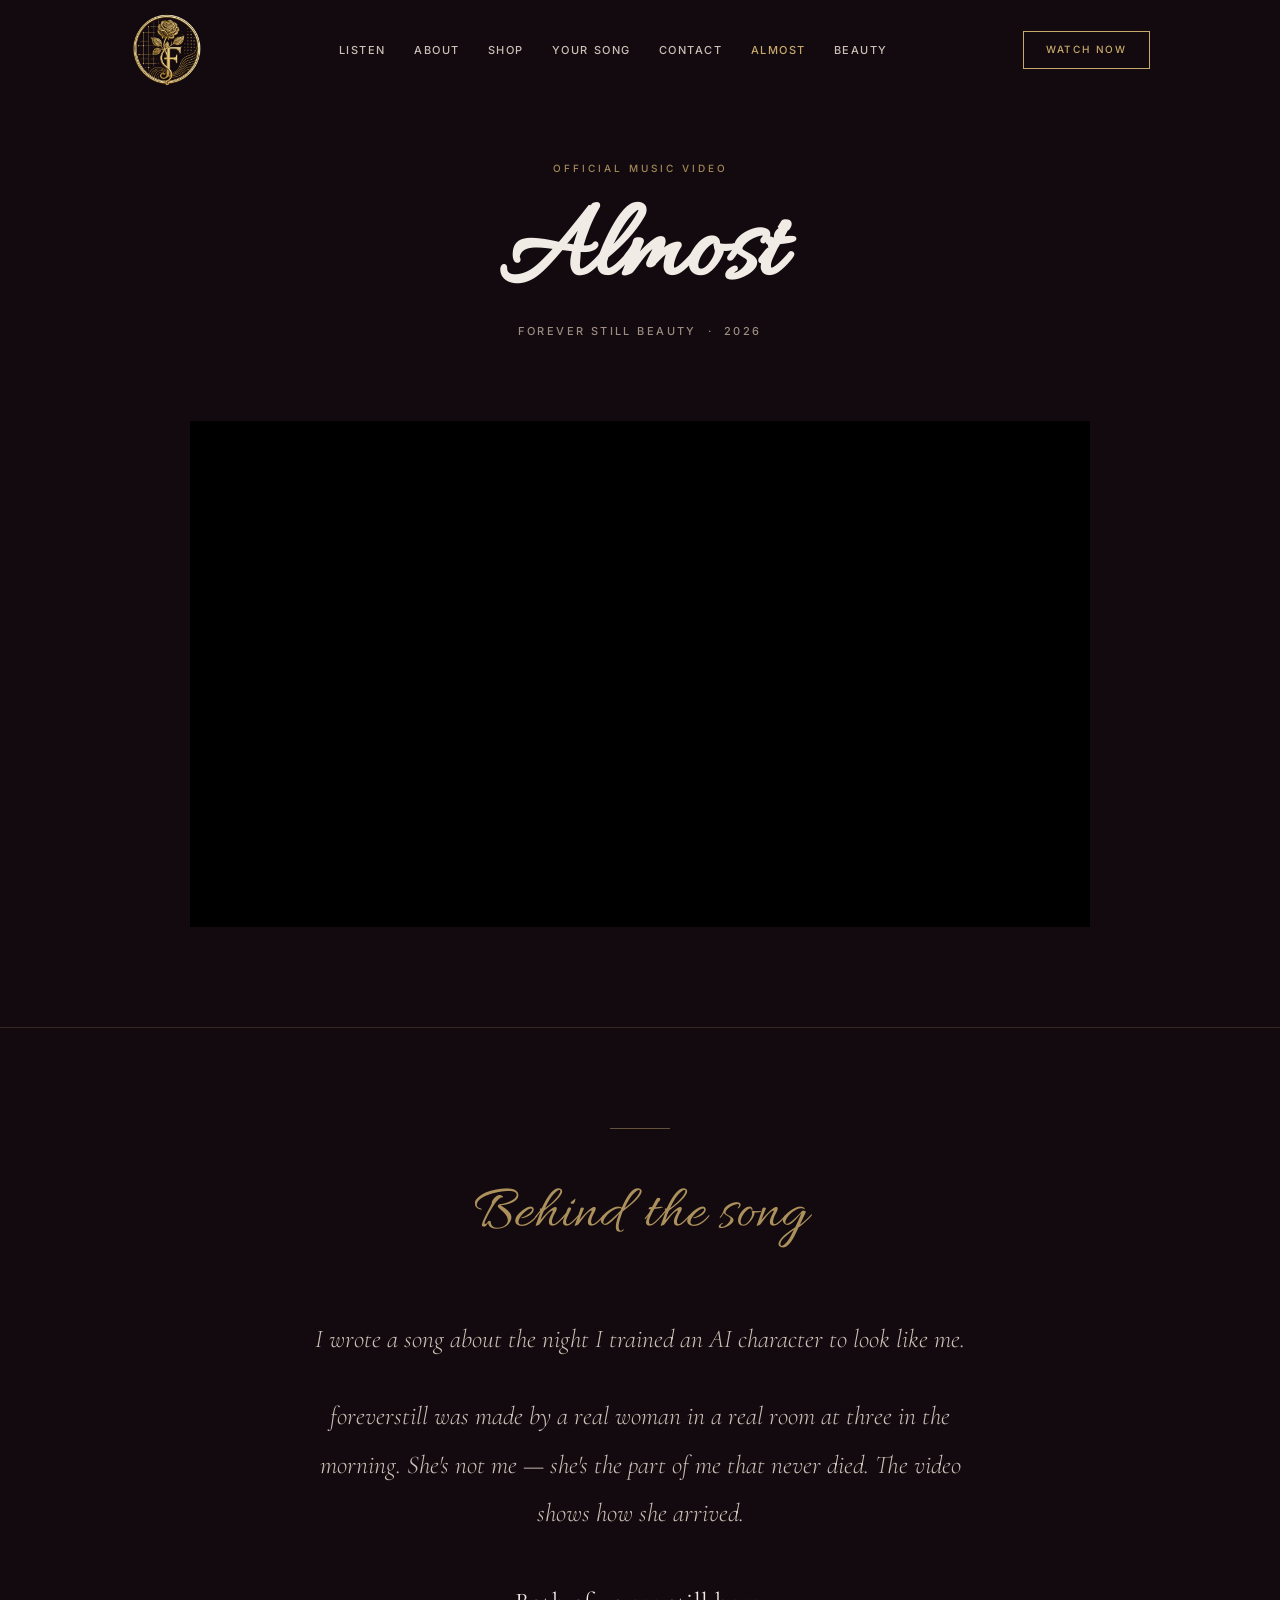
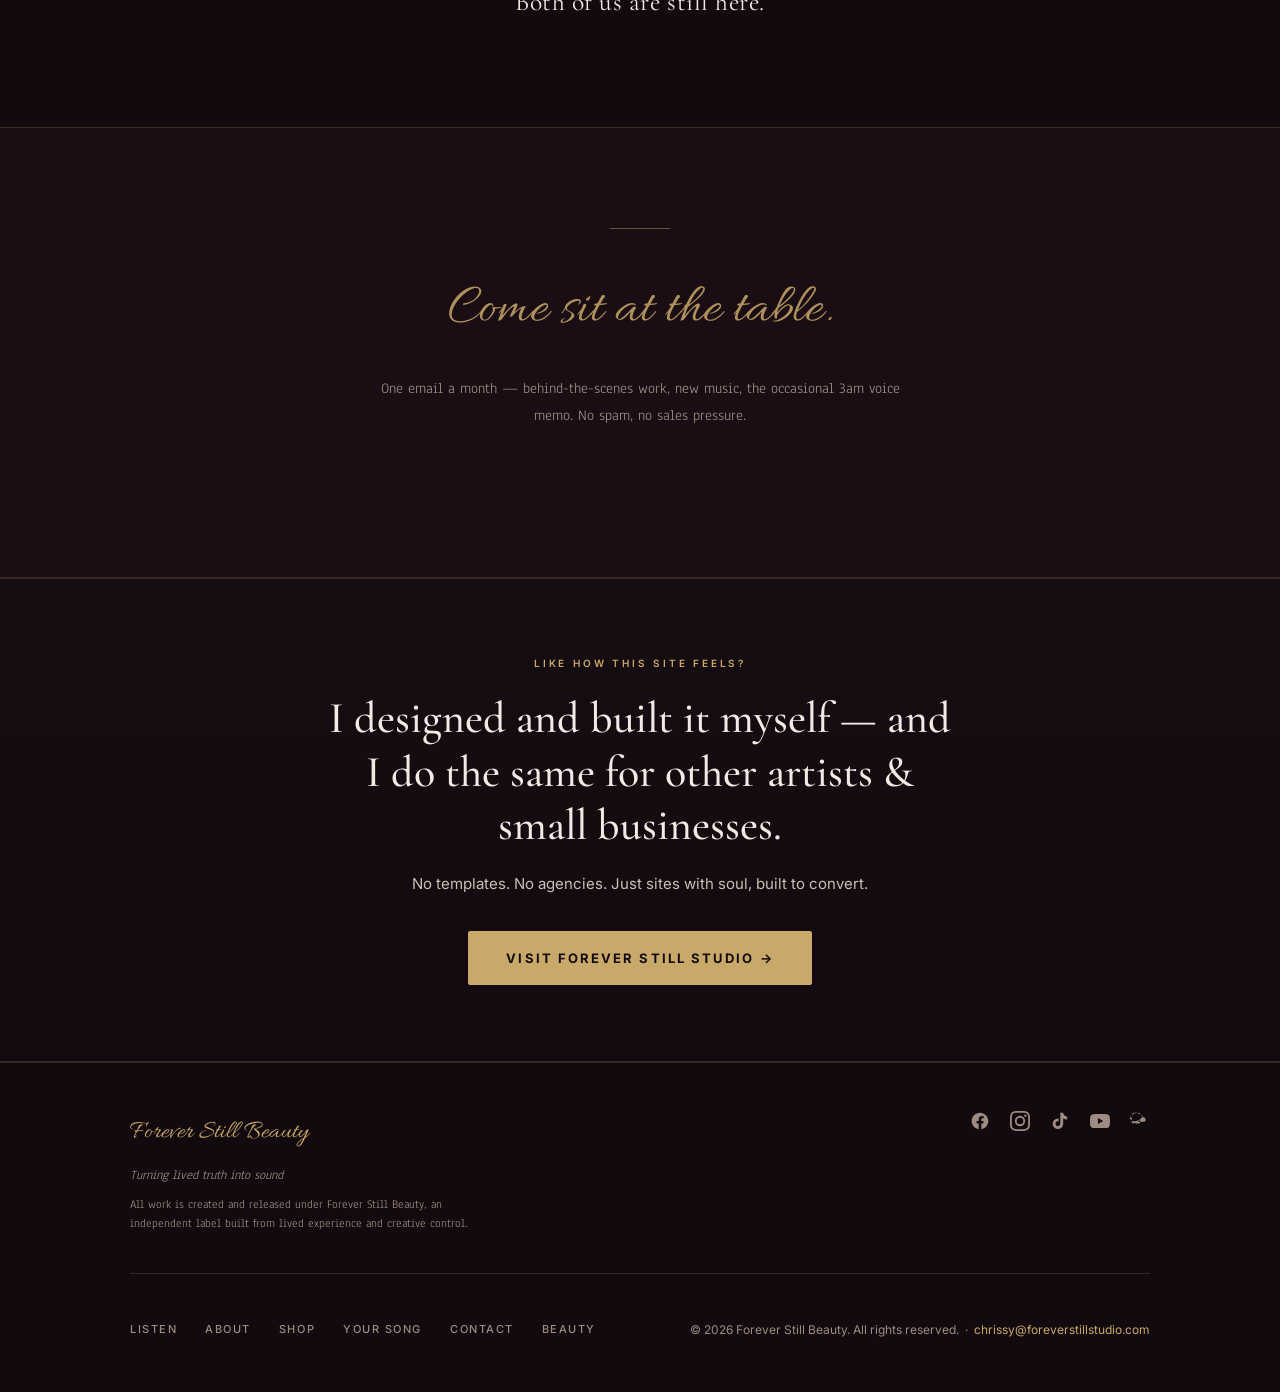
<file: almost.html>
<!DOCTYPE html>
<html lang="en">
<head>
  <meta charset="UTF-8" />
  <meta name="msvalidate.01" content="E0C6E18F4C0CC4E89583FDD7A9A06F0D" />
  <meta name="viewport" content="width=device-width, initial-scale=1.0" />
  <!-- Favicon -->
  <link rel="icon" href="images/favicon.ico" sizes="any">
  <link rel="icon" type="image/png" sizes="192x192" href="images/favicon-192x192.png">
  <link rel="icon" type="image/png" sizes="96x96" href="images/favicon-96x96.png">
  <link rel="icon" type="image/png" sizes="48x48" href="images/favicon-48x48.png">
  <link rel="icon" type="image/png" sizes="32x32" href="images/favicon-32x32.png">
  <link rel="icon" type="image/png" sizes="16x16" href="images/favicon-16x16.png">
  <link rel="apple-touch-icon" href="images/apple-touch-icon.png">
  <title>Almost (Official Music Video) — Forever Still Beauty</title>
  <meta name="description" content="The new music video from Forever Still Beauty. A song about the night I trained an AI character to look like me. Both of us are still here.">

  <!-- Canonical -->
  <link rel="canonical" href="https://www.foreverstillbeauty.com/almost.html">

  <!-- Open Graph -->
  <meta property="og:title" content="Almost (Official Music Video) — Forever Still Beauty">
  <meta property="og:description" content="A song about the night I trained an AI character to look like me. Both of us are still here.">
  <meta property="og:image" content="https://www.foreverstillbeauty.com/images/almost-thumb.jpg">
  <meta property="og:url" content="https://www.foreverstillbeauty.com/almost.html">
  <meta property="og:type" content="music.song">
  <meta property="og:site_name" content="Forever Still Beauty">

  <!-- Twitter -->
  <meta name="twitter:card" content="summary_large_image">
  <meta name="twitter:title" content="Almost (Official Music Video) — Forever Still Beauty">
  <meta name="twitter:description" content="A song about the night I trained an AI character to look like me. Both of us are still here.">
  <meta name="twitter:image" content="https://www.foreverstillbeauty.com/images/almost-thumb.jpg">

  <!-- Schema -->
  <script type="application/ld+json">
  {
    "@context": "https://schema.org",
    "@type": "MusicRecording",
    "name": "Almost",
    "byArtist": {
      "@type": "MusicGroup",
      "name": "Forever Still Beauty"
    },
    "description": "A song about the night I trained an AI character to look like me. Both of us are still here.",
    "url": "https://www.foreverstillbeauty.com/almost.html"
  }
  </script>

  <!-- MailerLite Universal -->
  <script>
    (function(w,d,e,u,f,l,n){w[f]=w[f]||function(){(w[f].q=w[f].q||[])
    .push(arguments);},l=d.createElement(e),l.async=1,l.src=u,
    n=d.getElementsByTagName(e)[0],n.parentNode.insertBefore(l,n);})
    (window,document,'script','https://assets.mailerlite.com/js/universal.js','ml');
    ml('account', '2173538');
  </script>

  <!-- Fonts -->
  <link rel="preconnect" href="https://fonts.googleapis.com" />
  <link rel="preconnect" href="https://fonts.gstatic.com" crossorigin />
  <link rel="preload" href="https://fonts.googleapis.com/css2?family=Cormorant+Garamond:ital,wght@0,300;0,400;0,600;1,300;1,400&family=Allura&family=Anaheim&family=Inter:wght@300;400;500&display=swap" as="style" onload="this.onload=null;this.rel='stylesheet'">
  <noscript><link rel="stylesheet" href="https://fonts.googleapis.com/css2?family=Cormorant+Garamond:ital,wght@0,300;0,400;0,600;1,300;1,400&family=Allura&family=Anaheim&family=Inter:wght@300;400;500&display=swap"></noscript><style>
    *, *::before, *::after { box-sizing: border-box; margin: 0; padding: 0; }

    :root {
      --bg:          #120a0f;
      --bg-soft:     #1a0d14;
      --bg-warm:     #241218;
      --gold:        #C8A96A;
      --gold-dim:    #a8894a;
      --blush:       #d4a5a5;
      --text:        #f0ebe4;
      --text-muted:  #9c8c82;
      --text-soft:   #cbbfb6;
      --rule:        rgba(200, 169, 106, 0.18);

      --font-display: 'Cormorant Garamond', Georgia, serif;
      --font-script:  'Allura', cursive;
      --font-body:    'Anaheim', 'Inter', system-ui, sans-serif;
      --font-sans:    'Inter', system-ui, sans-serif;

      --max-w: 1100px;
      --video-max-w: 900px;
    }

    html { scroll-behavior: smooth; }

    body {
      background-color: var(--bg);
      color: var(--text);
      font-family: var(--font-body);
      font-size: 17px;
      line-height: 1.75;
      -webkit-font-smoothing: antialiased;
    }

    img { display: block; max-width: 100%; }
    a { color: inherit; text-decoration: none; }

    .container {
      width: 100%;
      max-width: var(--max-w);
      margin: 0 auto;
      padding: 0 40px;
    }

    .rule {
      width: 60px;
      height: 1px;
      background: var(--gold);
      margin: 0 auto 32px;
      opacity: 0.45;
    }

    /* ── Nav ──────────────────────────────────────────────────── */
    .nav {
      position: fixed;
      top: 0; left: 0; right: 0;
      z-index: 100;
      transition: background 0.3s ease, box-shadow 0.3s ease;
    }
    .nav.scrolled {
      background: rgba(18, 10, 15, 0.95);
      backdrop-filter: blur(12px);
      box-shadow: 0 1px 0 var(--rule);
    }
    .nav__inner {
      display: flex;
      align-items: center;
      justify-content: space-between;
      height: 100px;
    }
    .nav__logo img { height: 90px; width: auto; display: block; padding: 8px 0; }
    .nav__links {
      display: flex;
      gap: 28px;
      list-style: none;
    }
    .nav__links a {
      font-family: var(--font-sans);
      font-size: 11px;
      font-weight: 500;
      letter-spacing: 0.14em;
      text-transform: uppercase;
      color: var(--text-soft);
      transition: color 0.2s;
    }
    .nav__links a:hover,
    .nav__links a.active { color: var(--gold); }
    .nav__cta {
      font-family: var(--font-sans);
      font-size: 10px;
      font-weight: 500;
      letter-spacing: 0.18em;
      text-transform: uppercase;
      color: var(--gold);
      border: 1px solid var(--gold);
      padding: 9px 22px;
      transition: background 0.2s, color 0.2s;
      white-space: nowrap;
    }
    .nav__cta:hover { background: var(--gold); color: var(--bg); }
    .nav__hamburger {
      display: none;
      flex-direction: column;
      gap: 5px;
      background: none;
      border: none;
      cursor: pointer;
      padding: 4px;
    }
    .nav__hamburger span { display: block; width: 24px; height: 1px; background: var(--text); }

    /* ── Mobile Drawer ──────────────────────────────────────── */
    .nav__drawer {
      display: none;
      position: fixed;
      top: 0; right: 0;
      width: min(320px, 85vw);
      height: 100vh;
      background: var(--bg-warm);
      z-index: 200;
      flex-direction: column;
      gap: 4px;
      padding: 80px 40px 40px;
      transform: translateX(100%);
      transition: transform 0.35s ease;
    }
    .nav__drawer.open { transform: translateX(0); }
    .nav__drawer a {
      font-family: var(--font-sans);
      font-size: 13px;
      font-weight: 500;
      letter-spacing: 0.14em;
      text-transform: uppercase;
      color: var(--text-soft);
      padding: 12px 0;
      border-bottom: 1px solid var(--rule);
      transition: color 0.2s;
    }
    .nav__drawer a:hover { color: var(--gold); }
    .nav__close {
      position: absolute;
      top: 24px; right: 24px;
      background: none;
      border: none;
      color: var(--text-muted);
      font-size: 20px;
      cursor: pointer;
    }

    @media (max-width: 860px) {
      .nav__links, .nav__cta { display: none; }
      .nav__hamburger { display: flex; }
      .nav__drawer { display: flex; }
    }

    /* ── Page Hero ─────────────────────────────────────────── */
    .page-hero {
      padding: 160px 0 80px;
      text-align: center;
    }

    .page-hero__eyebrow {
      font-family: var(--font-sans);
      font-size: 10px;
      font-weight: 500;
      letter-spacing: 0.3em;
      text-transform: uppercase;
      color: var(--gold);
      opacity: 0.8;
      display: block;
      margin-bottom: 20px;
    }

    .page-hero__script {
      font-family: var(--font-script);
      font-size: clamp(4rem, 10vw, 7rem);
      color: var(--text);
      line-height: 1;
      display: block;
      margin-bottom: 12px;
    }

    .page-hero__sub {
      font-family: var(--font-sans);
      font-size: 11px;
      font-weight: 500;
      letter-spacing: 0.22em;
      text-transform: uppercase;
      color: var(--text-muted);
    }

    /* ── Video Section ─────────────────────────────────────── */
    .video-section {
      padding: 0 0 100px;
    }

    .video-wrap {
      max-width: var(--video-max-w); /* 900px */
      margin: 0 auto;
    }

    .video-embed {
      position: relative;
      padding-bottom: 56.25%; /* 16:9 */
      height: 0;
      overflow: hidden;
      background: #000;
    }

    .video-embed iframe {
      position: absolute;
      top: 0; left: 0;
      width: 100%;
      height: 100%;
      border: 0;
    }

    /* ── Behind the Song ───────────────────────────────────── */
    .behind {
      padding: 100px 0;
      border-top: 1px solid var(--rule);
    }

    .behind__inner {
      max-width: 680px;
      margin: 0 auto;
      text-align: center;
    }

    .behind__heading {
      font-family: var(--font-script);
      font-size: clamp(2.5rem, 5vw, 3.8rem);
      color: var(--gold);
      opacity: 0.85;
      margin-bottom: 48px;
      display: block;
    }

    .behind__body {
      font-family: var(--font-display);
      font-size: clamp(1.2rem, 2.5vw, 1.6rem);
      font-weight: 300;
      font-style: italic;
      line-height: 1.9;
      color: var(--text-soft);
    }

    .behind__body p + p {
      margin-top: 28px;
    }

    .behind__body p:last-child {
      color: var(--text);
      font-style: normal;
      font-weight: 400;
      margin-top: 40px;
      letter-spacing: 0.02em;
    }

    /* ── Email Capture ─────────────────────────────────────── */
    .capture {
      padding: 100px 0;
      background: var(--bg-soft);
      border-top: 1px solid var(--rule);
      border-bottom: 1px solid var(--rule);
      text-align: center;
    }

    .capture__inner {
      max-width: 560px;
      margin: 0 auto;
    }

    .capture__heading {
      font-family: var(--font-script);
      font-size: clamp(2.2rem, 5vw, 3.5rem);
      color: var(--gold);
      opacity: 0.85;
      display: block;
      margin-bottom: 16px;
    }

    .capture__sub {
      font-size: 15px;
      color: var(--text-muted);
      line-height: 1.8;
      margin-bottom: 48px;
    }

    /* Override MailerLite styles to match brand */
    .capture .ml-embedded { width: 100% !important; }
    .capture .ml-form-embedWrapper { background: transparent !important; }
    .capture .ml-form-embedBody { padding: 0 !important; }
    .capture .ml-form-fieldRow input {
      background: var(--bg-warm) !important;
      border: 1px solid var(--rule) !important;
      border-radius: 0 !important;
      color: var(--text) !important;
      font-family: var(--font-sans) !important;
      font-size: 14px !important;
      padding: 14px 20px !important;
    }
    .capture .ml-form-fieldRow input::placeholder { color: var(--text-muted) !important; }
    .capture .ml-form-embedSubmit button {
      background: var(--gold) !important;
      border: none !important;
      border-radius: 0 !important;
      color: var(--bg) !important;
      font-family: var(--font-sans) !important;
      font-size: 11px !important;
      font-weight: 500 !important;
      letter-spacing: 0.2em !important;
      text-transform: uppercase !important;
      padding: 14px 36px !important;
      cursor: pointer !important;
      transition: background 0.2s !important;
      width: 100% !important;
    }
    .capture .ml-form-embedSubmit button:hover { background: #d9bb7d !important; }
    .capture .ml-form-successBody { color: var(--text-soft) !important; font-family: var(--font-sans) !important; }

    /* ── Gallery ───────────────────────────────────────────── */
    .gallery {
      padding: 100px 0;
    }

    .gallery__header {
      text-align: center;
      margin-bottom: 64px;
    }

    .gallery__heading {
      font-family: var(--font-display);
      font-size: clamp(1.8rem, 3.5vw, 2.8rem);
      font-weight: 300;
      line-height: 1.25;
    }

    .gallery__heading em {
      font-style: italic;
      color: var(--gold);
    }

    .gallery__grid {
      display: grid;
      grid-template-columns: repeat(2, 1fr);
      gap: 20px;
    }

    .gallery__item {
      position: relative;
      overflow: hidden;
      background: var(--bg-soft);
      border: 1px solid var(--rule);
      aspect-ratio: 4 / 3;
    }

    .gallery__item img {
      width: 100%;
      height: 100%;
      object-fit: cover;
      display: block;
      transition: transform 0.4s ease;
    }

    .gallery__item:hover img { transform: scale(1.03); }

    .gallery__caption {
      position: absolute;
      bottom: 0; left: 0; right: 0;
      padding: 16px 20px;
      background: linear-gradient(to top, rgba(18,10,15,0.85) 0%, transparent 100%);
      font-family: var(--font-sans);
      font-size: 12px;
      letter-spacing: 0.1em;
      color: var(--text-soft);
    }

    /* Placeholder state (before images are dropped in) */
    .gallery__placeholder {
      width: 100%;
      height: 100%;
      display: flex;
      align-items: center;
      justify-content: center;
      font-family: var(--font-sans);
      font-size: 11px;
      letter-spacing: 0.14em;
      text-transform: uppercase;
      color: var(--text-muted);
      flex-direction: column;
      gap: 12px;
    }

    .gallery__placeholder-icon {
      font-size: 2rem;
      opacity: 0.3;
    }

    /* ── Footer ────────────────────────────────────────────── */
    .footer {
      border-top: 1px solid var(--rule);
      padding: 48px 0;
    }

    .footer__top {
      display: flex;
      justify-content: space-between;
      align-items: flex-start;
      gap: 40px;
      margin-bottom: 40px;
      padding-bottom: 40px;
      border-bottom: 1px solid var(--rule);
    }

    .footer__brand { max-width: 340px; }

    .footer__logo {
      font-family: var(--font-script);
      font-size: 1.6rem;
      color: var(--gold);
      display: block;
      margin-bottom: 8px;
    }

    .footer__tagline {
      font-size: 13px;
      color: var(--text-muted);
      font-style: italic;
      margin-bottom: 8px;
    }

    .footer__label {
      font-size: 12px;
      color: var(--text-muted);
      line-height: 1.6;
    }

    .footer__social {
      display: flex;
      gap: 20px;
      align-items: center;
    }

    .footer__social a {
      color: var(--text-muted);
      transition: color 0.2s;
    }

    .footer__social a:hover { color: var(--gold); }

    .footer__social svg {
      width: 20px;
      height: 20px;
      fill: currentColor;
    }

    .footer__inner {
      display: flex;
      justify-content: space-between;
      align-items: center;
      flex-wrap: wrap;
      gap: 16px;
    }

    .footer__links {
      display: flex;
      gap: 28px;
      list-style: none;
      flex-wrap: wrap;
    }

    .footer__links a {
      font-family: var(--font-sans);
      font-size: 11px;
      font-weight: 500;
      letter-spacing: 0.14em;
      text-transform: uppercase;
      color: var(--text-muted);
      transition: color 0.2s;
    }
    .footer__links a:hover { color: var(--gold); }

    .footer__copy {
      font-family: var(--font-sans);
      font-size: 12px;
      color: var(--text-muted);
    }

    /* ── Responsive ────────────────────────────────────────── */
    @media (max-width: 700px) {
      .container { padding: 0 24px; }
      .gallery__grid { grid-template-columns: 1fr; }
      .footer__top { flex-direction: column; gap: 24px; }
      .footer__inner { flex-direction: column; align-items: flex-start; }
    }
  </style>
</head>
<body>
  <canvas id="sparkleCanvas" aria-hidden="true" style="position:fixed;inset:0;z-index:9999;pointer-events:none;width:100%;height:100%;"></canvas>
  

  <!-- ── Navigation ──────────────────────────────────────────── -->
  <nav class="nav" id="nav">
    <div class="container">
      <div class="nav__inner">
        <a href="/" class="nav__logo">
          <img src="images/logo.png" alt="Forever Still Beauty" style="height:90px;width:auto;display:block;padding:8px 0;">
        </a>
        <ul class="nav__links">
          <li><a href="index.html#music">Listen</a></li>
          <li><a href="about.html">About</a></li>
          <li><a href="index.html#offer">Shop</a></li>
          <li><a href="method.html">Your Song</a></li>
          <li><a href="contact.html">Contact</a></li>
          <li><a href="almost.html" style="color:var(--gold);">Almost</a></li>
          <li><a href="beauty.html">Beauty</a></li>
        </ul>
        <a href="#video" class="nav__cta">Watch Now</a>
        <button class="nav__hamburger" id="hamburger" aria-label="Open menu">
          <span></span><span></span><span></span>
        </button>
      </div>
    </div>
  </nav>

  <!-- Mobile Drawer -->
  <nav class="nav__drawer" id="drawer">
    <button class="nav__close" id="drawerClose">✕</button>
    <a href="index.html#music">Listen</a>
    <a href="about.html">About</a>
    <a href="index.html#offer">Shop</a>
    <a href="method.html">Your Song</a>
    <a href="contact.html">Contact</a>
    <a href="almost.html" style="color: var(--gold);">Almost</a>
    <a href="beauty.html">Beauty</a>
    <a href="index.html#music" style="color: var(--gold); margin-top: 16px;">Listen Now →</a>
  </nav>

  <!-- ── Page Title ───────────────────────────────────────────── -->
  <header class="page-hero">
    <div class="container">
      <span class="page-hero__eyebrow">Official Music Video</span>
      <h1 class="page-hero__script">Almost</h1>
      <p class="page-hero__sub">Forever Still Beauty &nbsp;·&nbsp; 2026</p>
    </div>
  </header>

  <!-- ── 1. YouTube Video ─────────────────────────────────────── -->
  <section class="video-section" id="video">
    <div class="container">
      <div class="video-wrap">
        <div class="video-embed">
          <!--
            PASTE YOUR YOUTUBE VIDEO ID BELOW
            Replace PASTE_VIDEO_ID_HERE with e.g. dQw4w9WgXcQ
          -->
          <iframe
            src="https://www.youtube.com/embed/ogSH_XISdto?rel=0"
            title="Almost — Official Music Video by Forever Still Beauty"
            allow="accelerometer; clipboard-write; encrypted-media; gyroscope; picture-in-picture"
            allowfullscreen>
          </iframe>
        </div>
      </div>
    </div>
  </section>

  <!-- ── 2. Behind the Song ──────────────────────────────────── -->
  <section class="behind">
    <div class="container">
      <div class="behind__inner">
        <div class="rule"></div>
        <span class="behind__heading">Behind the song</span>
        <div class="behind__body">
          <p>I wrote a song about the night I trained an AI character to look like me.</p>
          <p>foreverstill was made by a real woman in a real room at three in the morning. She's not me — she's the part of me that never died. The video shows how she arrived.</p>
          <p>Both of us are still here.</p>
        </div>
      </div>
    </div>
  </section>

  <!-- ── 3. MailerLite Signup ────────────────────────────────── -->
  <section class="capture">
    <div class="container">
      <div class="capture__inner">
        <div class="rule"></div>
        <span class="capture__heading">Come sit at the table.</span>
        <p class="capture__sub">
          One email a month — behind-the-scenes work, new music,
          the occasional 3am voice memo. No spam, no sales pressure.
        </p>
        <div class="ml-embedded" data-form="aswWyA"></div>
      </div>
    </div>
  </section>


  <!-- ── Footer ────────────────────────────────────────────────── -->
  <!-- ── Studio CTA ── -->
  <style>
    .studio-cta__btn {
      display:inline-block;background:#C8A96A;color:#120a0f;
      font-family:'Inter',sans-serif;font-size:13px;font-weight:700;
      letter-spacing:0.16em;text-transform:uppercase;text-decoration:none;
      padding:16px 38px;border-radius:2px;
      transition:transform 0.2s ease, box-shadow 0.2s ease, background 0.2s ease;
    }
    .studio-cta__btn:hover {
      transform:translateY(-2px);
      box-shadow:0 10px 30px rgba(200,169,106,0.3);
      background:#d8bd84;
    }
  </style>
  <section style="background:linear-gradient(180deg,#160d12 0%,#120a0f 100%);border-top:1px solid rgba(200,169,106,0.2);border-bottom:1px solid rgba(200,169,106,0.2);padding:76px 40px;text-align:center;">
    <p style="font-family:'Inter',sans-serif;font-size:10px;font-weight:600;letter-spacing:0.28em;text-transform:uppercase;color:#C8A96A;margin:0 0 20px;">Like how this site feels?</p>
    <h2 style="font-family:'Cormorant Garamond',Georgia,serif;font-size:clamp(28px,5vw,44px);font-weight:500;color:#f0ebe4;line-height:1.22;margin:0 auto 18px;max-width:640px;">I designed and built it myself &mdash; and I do the same for other artists &amp; small businesses.</h2>
    <p style="font-family:'Inter',sans-serif;font-size:15px;line-height:1.7;color:#cbbfb6;max-width:480px;margin:0 auto 34px;">No templates. No agencies. Just sites with soul, built to convert.</p>
    <a href="https://www.foreverstillstudio.com" target="_blank" rel="noopener" class="studio-cta__btn">Visit Forever Still Studio &rarr;</a>
  </section>

  <footer class="footer">
    <div class="container">

      <div class="footer__top">
        <div class="footer__brand">
          <a href="index.html" class="footer__logo">Forever Still Beauty</a>
          <p class="footer__tagline">Turning lived truth into sound</p>
          <p class="footer__label">All work is created and released under Forever Still Beauty, an independent label built from lived experience and creative control.</p>
        </div>
        <div class="footer__social">
          <!-- Facebook -->
          <a href="https://www.facebook.com/clschroer" target="_blank" rel="noopener" aria-label="Facebook">
            <svg viewBox="0 0 24 24"><path d="M22 12c0-5.523-4.477-10-10-10S2 6.477 2 12c0 4.991 3.657 9.128 8.438 9.878v-6.987H7.9v-2.89h2.538V9.845c0-2.506 1.492-3.89 3.777-3.89 1.094 0 2.238.195 2.238.195v2.46h-1.26c-1.243 0-1.63.771-1.63 1.562V12h2.773l-.443 2.89h-2.33v6.988C18.343 21.128 22 16.991 22 12z"/></svg>
          </a>
          <!-- Instagram -->
          <a href="https://www.instagram.com/chrissyraine/" target="_blank" rel="noopener" aria-label="Instagram">
            <svg viewBox="0 0 24 24"><path d="M12 2.163c3.204 0 3.584.012 4.85.07 3.252.148 4.771 1.691 4.919 4.919.058 1.265.069 1.645.069 4.849 0 3.205-.012 3.584-.069 4.849-.149 3.225-1.664 4.771-4.919 4.919-1.266.058-1.644.07-4.85.07-3.204 0-3.584-.012-4.849-.07-3.26-.149-4.771-1.699-4.919-4.92-.058-1.265-.07-1.644-.07-4.849 0-3.204.013-3.583.07-4.849.149-3.227 1.664-4.771 4.919-4.919 1.266-.057 1.645-.069 4.849-.069zm0-2.163c-3.259 0-3.667.014-4.947.072-4.358.2-6.78 2.618-6.98 6.98-.059 1.281-.073 1.689-.073 4.948 0 3.259.014 3.668.072 4.948.2 4.358 2.618 6.78 6.98 6.98 1.281.058 1.689.072 4.948.072 3.259 0 3.668-.014 4.948-.072 4.354-.2 6.782-2.618 6.979-6.98.059-1.28.073-1.689.073-4.948 0-3.259-.014-3.667-.072-4.947-.196-4.354-2.617-6.78-6.979-6.98-1.281-.059-1.69-.073-4.949-.073zm0 5.838a6.162 6.162 0 100 12.324 6.162 6.162 0 000-12.324zM12 16a4 4 0 110-8 4 4 0 010 8zm6.406-11.845a1.44 1.44 0 100 2.881 1.44 1.44 0 000-2.881z"/></svg>
          </a>
          <!-- TikTok -->
          <a href="https://www.tiktok.com/@foreverstillbeauty" target="_blank" rel="noopener" aria-label="TikTok">
            <svg viewBox="0 0 24 24"><path d="M19.59 6.69a4.83 4.83 0 01-3.77-4.25V2h-3.45v13.67a2.89 2.89 0 01-2.88 2.5 2.89 2.89 0 01-2.89-2.89 2.89 2.89 0 012.89-2.89c.28 0 .54.04.79.1V9.01a6.32 6.32 0 00-.79-.05 6.34 6.34 0 00-6.34 6.34 6.34 6.34 0 006.34 6.34 6.34 6.34 0 006.33-6.34V8.69a8.18 8.18 0 004.78 1.52V6.76a4.85 4.85 0 01-1.01-.07z"/></svg>
          </a>
          <!-- YouTube -->
          <a href="https://www.youtube.com/@foreverstillbeauty" target="_blank" rel="noopener" aria-label="YouTube">
            <svg viewBox="0 0 24 24"><path d="M23.498 6.186a3.016 3.016 0 00-2.122-2.136C19.505 3.545 12 3.545 12 3.545s-7.505 0-9.377.505A3.017 3.017 0 00.502 6.186C0 8.07 0 12 0 12s0 3.93.502 5.814a3.016 3.016 0 002.122 2.136c1.871.505 9.376.505 9.376.505s7.505 0 9.377-.505a3.015 3.015 0 002.122-2.136C24 15.93 24 12 24 12s0-3.93-.502-5.814zM9.545 15.568V8.432L15.818 12l-6.273 3.568z"/></svg>
          </a>
          <!-- SoundCloud -->
          <a href="https://soundcloud.com/foreverstillbeauty" target="_blank" rel="noopener" aria-label="SoundCloud">
            <svg viewBox="0 0 24 24"><path d="M1.175 12.225c-.017 0-.034.003-.05.006a.64.64 0 00-.496.635c0 .35.284.635.634.635h.012l.438-1.276h-.538zm1.502 0c-.068 0-.137.007-.203.02l-.355 1.256.355 1.054c.066.013.135.02.203.02a1.3 1.3 0 100-2.35zm2.302.14a1.159 1.159 0 00-1.158 1.16 1.159 1.159 0 102.317 0 1.16 1.16 0 00-1.159-1.16zm2.6-.508a1.667 1.667 0 100 3.335 1.667 1.667 0 000-3.335zm2.9-1.117a2.178 2.178 0 100 4.355 2.178 2.178 0 000-4.355zm4.6-3.84c-.21 0-.418.016-.624.046C13.956 3.82 11.514 2 8.65 2 6.73 2 4.997 2.756 3.72 3.986 3.02 4.657 2.5 5.494 2.193 6.426c-.135.003-.27.009-.404.02C.786 6.55 0 7.447 0 8.538c0 1.094.79 1.982 1.77 1.982h.405l.355-1.271-.355-1.065h-.405c-.49 0-.889-.398-.889-.888 0-.487.398-.885.888-.885.14 0 .274.034.393.095C2.23 6.3 2.19 6.09 2.19 5.87c0-1.5.8-2.814 2-3.55a4.92 4.92 0 012.46-.66c1.62 0 3.072.764 3.993 1.95.28-.065.573-.1.875-.1 2.073 0 3.752 1.68 3.752 3.752 0 .07-.002.14-.006.21.21-.053.433-.082.663-.082 1.52 0 2.752 1.232 2.752 2.752S18.65 12.894 17.13 12.894H9.08"/></svg>
          </a>
        </div>
      </div>

      <div class="footer__inner">
        <ul class="footer__links">
          <li><a href="index.html#music">Listen</a></li>
          <li><a href="about.html">About</a></li>
          <li><a href="index.html#offer">Shop</a></li>
          <li><a href="method.html">Your Song</a></li>
          <li><a href="contact.html">Contact</a></li>
          <li><a href="beauty.html">Beauty</a></li>
        </ul>
        <p class="footer__copy">&copy; 2026 Forever Still Beauty. All rights reserved. &nbsp;·&nbsp; <a href="mailto:chrissy@foreverstillstudio.com" style="color:var(--gold);">chrissy@foreverstillstudio.com</a></p>
      </div>

    </div>
  </footer>

  <script>
    // Sticky nav
    const nav = document.getElementById('nav');
    window.addEventListener('scroll', () => {
      nav.classList.toggle('scrolled', window.scrollY > 60);
    }, { passive: true });

    // Mobile drawer
    const hamburger = document.getElementById('hamburger');
    const drawer    = document.getElementById('drawer');
    const close     = document.getElementById('drawerClose');
    hamburger.addEventListener('click', () => drawer.classList.add('open'));
    close.addEventListener('click', () => drawer.classList.remove('open'));
    drawer.querySelectorAll('a').forEach(a =>
      a.addEventListener('click', () => drawer.classList.remove('open'))
    );

    // Fix stale MailerLite success message date
    const fixMLDate = new MutationObserver((mutations, observer) => {
      document.querySelectorAll('.ml-form-successBody, .ml-subscribe-form-success').forEach(el => {
        if (/march\s+27(th)?/i.test(el.innerHTML)) {
          el.innerHTML = el.innerHTML.replace(/march\s+27(th)?/gi, 'July 3rd');
          observer.disconnect(); // done — stop watching
        }
      });
    });
    fixMLDate.observe(document.body, { childList: true, subtree: true });
  </script>


  <!-- Gold cursor sparkle trail (ported from Forever Still Studio) -->
  <script>
  (function () {
    var canvas = document.getElementById('sparkleCanvas');
    if (!canvas) return;
    if (window.matchMedia('(max-width: 768px)').matches) return;
    if (window.matchMedia('(prefers-reduced-motion: reduce)').matches) return;
    var ctx = canvas.getContext('2d');
    var sparkles = [];
    var lastX = 0, lastY = 0;
    var MIN_DIST = 8;
    var GOLD = { r: 200, g: 169, b: 106 };
    function resize() { canvas.width = window.innerWidth; canvas.height = window.innerHeight; }
    resize();
    window.addEventListener('resize', resize);
    function drawSparkle(x, y, size, alpha, rotation) {
      ctx.save();
      ctx.translate(x, y);
      ctx.rotate(rotation);
      ctx.globalAlpha = alpha;
      ctx.fillStyle = 'rgb(' + GOLD.r + ',' + GOLD.g + ',' + GOLD.b + ')';
      var outer = size, inner = size * 0.35;
      ctx.beginPath(); ctx.moveTo(0,-outer); ctx.lineTo(inner,-inner); ctx.lineTo(0,0); ctx.lineTo(-inner,-inner); ctx.closePath(); ctx.fill();
      ctx.beginPath(); ctx.moveTo(0,0); ctx.lineTo(inner,inner); ctx.lineTo(0,outer); ctx.lineTo(-inner,inner); ctx.closePath(); ctx.fill();
      ctx.beginPath(); ctx.moveTo(-outer,0); ctx.lineTo(-inner,inner); ctx.lineTo(0,0); ctx.lineTo(-inner,-inner); ctx.closePath(); ctx.fill();
      ctx.beginPath(); ctx.moveTo(0,0); ctx.lineTo(inner,inner); ctx.lineTo(outer,0); ctx.lineTo(inner,-inner); ctx.closePath(); ctx.fill();
      ctx.restore();
    }
    document.addEventListener('mousemove', function (e) {
      var dx = e.clientX - lastX, dy = e.clientY - lastY;
      var dist = Math.sqrt(dx*dx + dy*dy);
      if (dist > MIN_DIST) {
        var count = dist > 30 ? 2 : 1;
        for (var i = 0; i < count; i++) {
          sparkles.push({
            x: e.clientX + (Math.random()-0.5)*10,
            y: e.clientY + (Math.random()-0.5)*10,
            size: 3 + Math.random()*5,
            alpha: 0.7 + Math.random()*0.3,
            rotation: Math.random()*Math.PI,
            driftX: (Math.random()-0.5)*0.6,
            driftY: -0.3 - Math.random()*0.5,
            fadeRate: 0.015 + Math.random()*0.01,
            spin: (Math.random()-0.5)*0.04
          });
        }
      }
      lastX = e.clientX; lastY = e.clientY;
    });
    function animate() {
      ctx.clearRect(0, 0, canvas.width, canvas.height);
      for (var i = sparkles.length - 1; i >= 0; i--) {
        var s = sparkles[i];
        s.alpha -= s.fadeRate; s.x += s.driftX; s.y += s.driftY;
        s.rotation += s.spin; s.size *= 0.98;
        if (s.alpha <= 0 || s.size < 0.5) { sparkles.splice(i, 1); continue; }
        drawSparkle(s.x, s.y, s.size, s.alpha, s.rotation);
      }
      requestAnimationFrame(animate);
    }
    animate();
  })();
  </script>

</body>
</html>
</file>
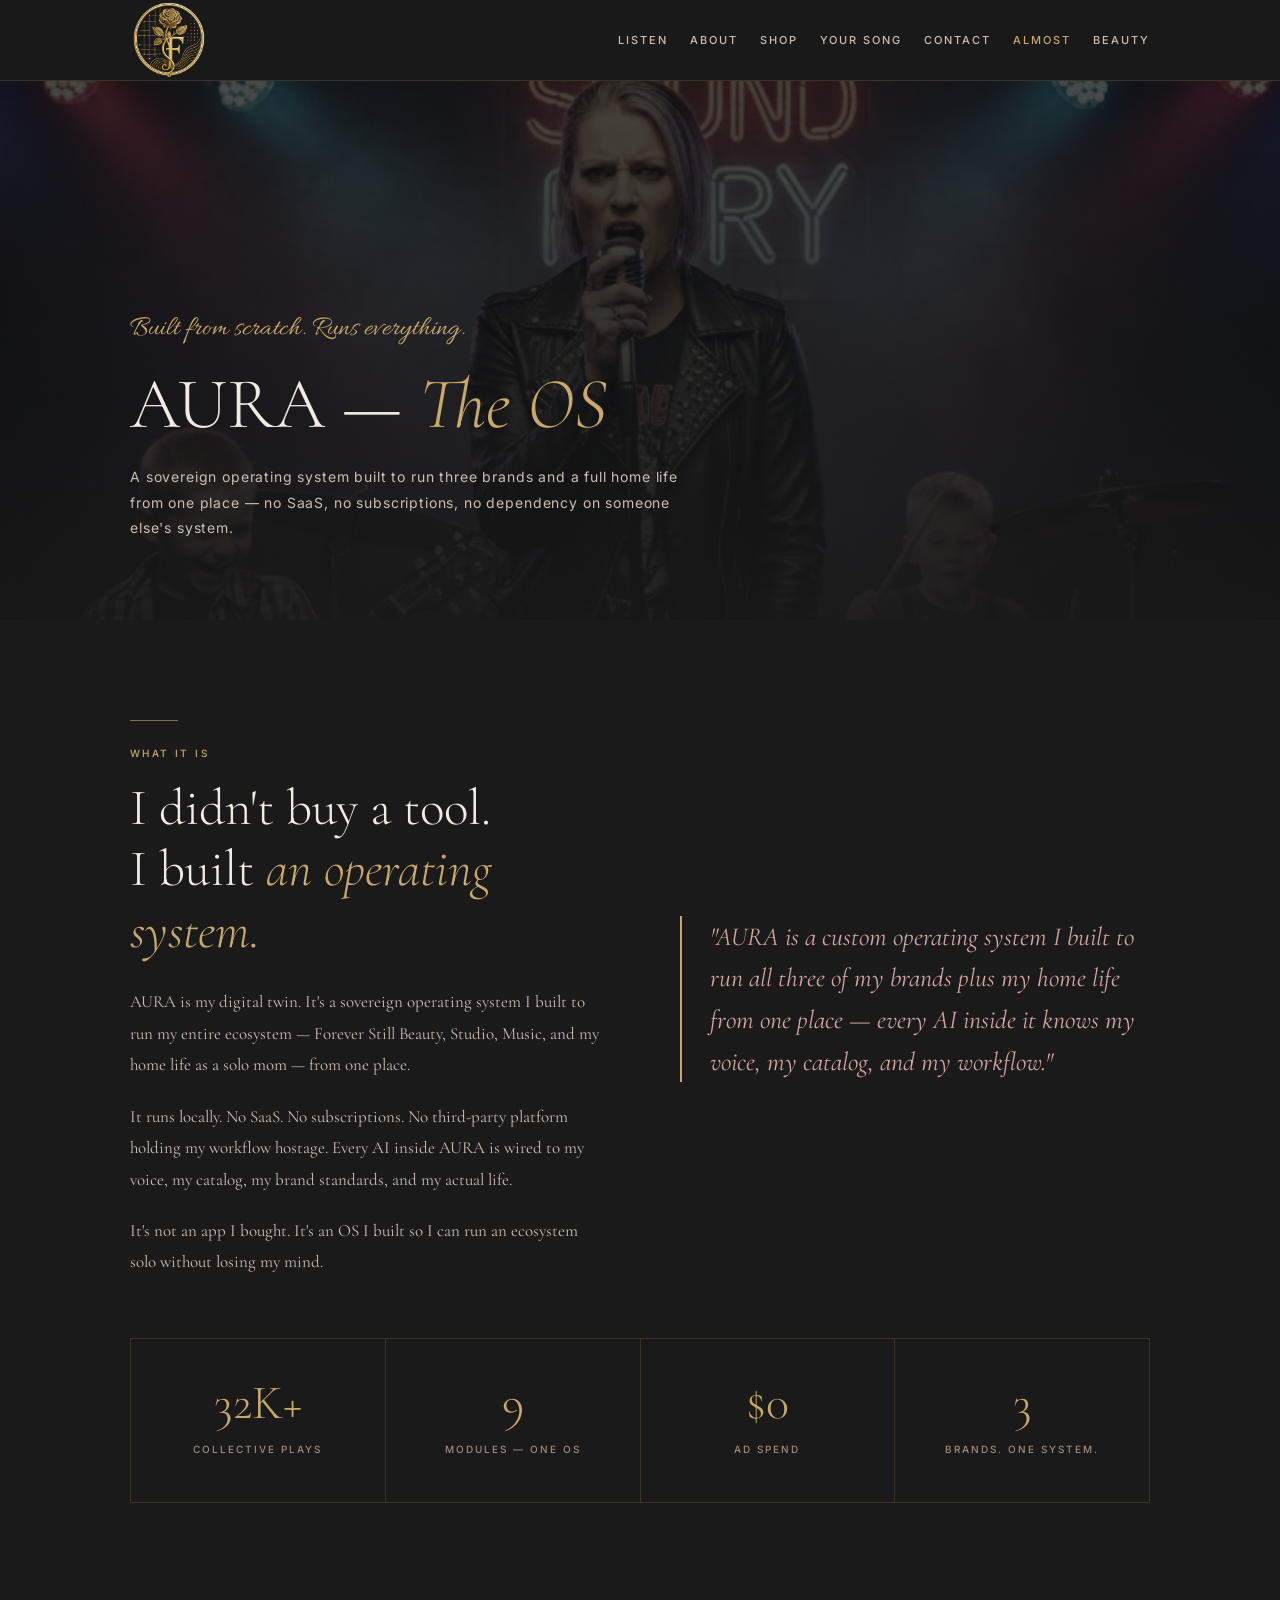
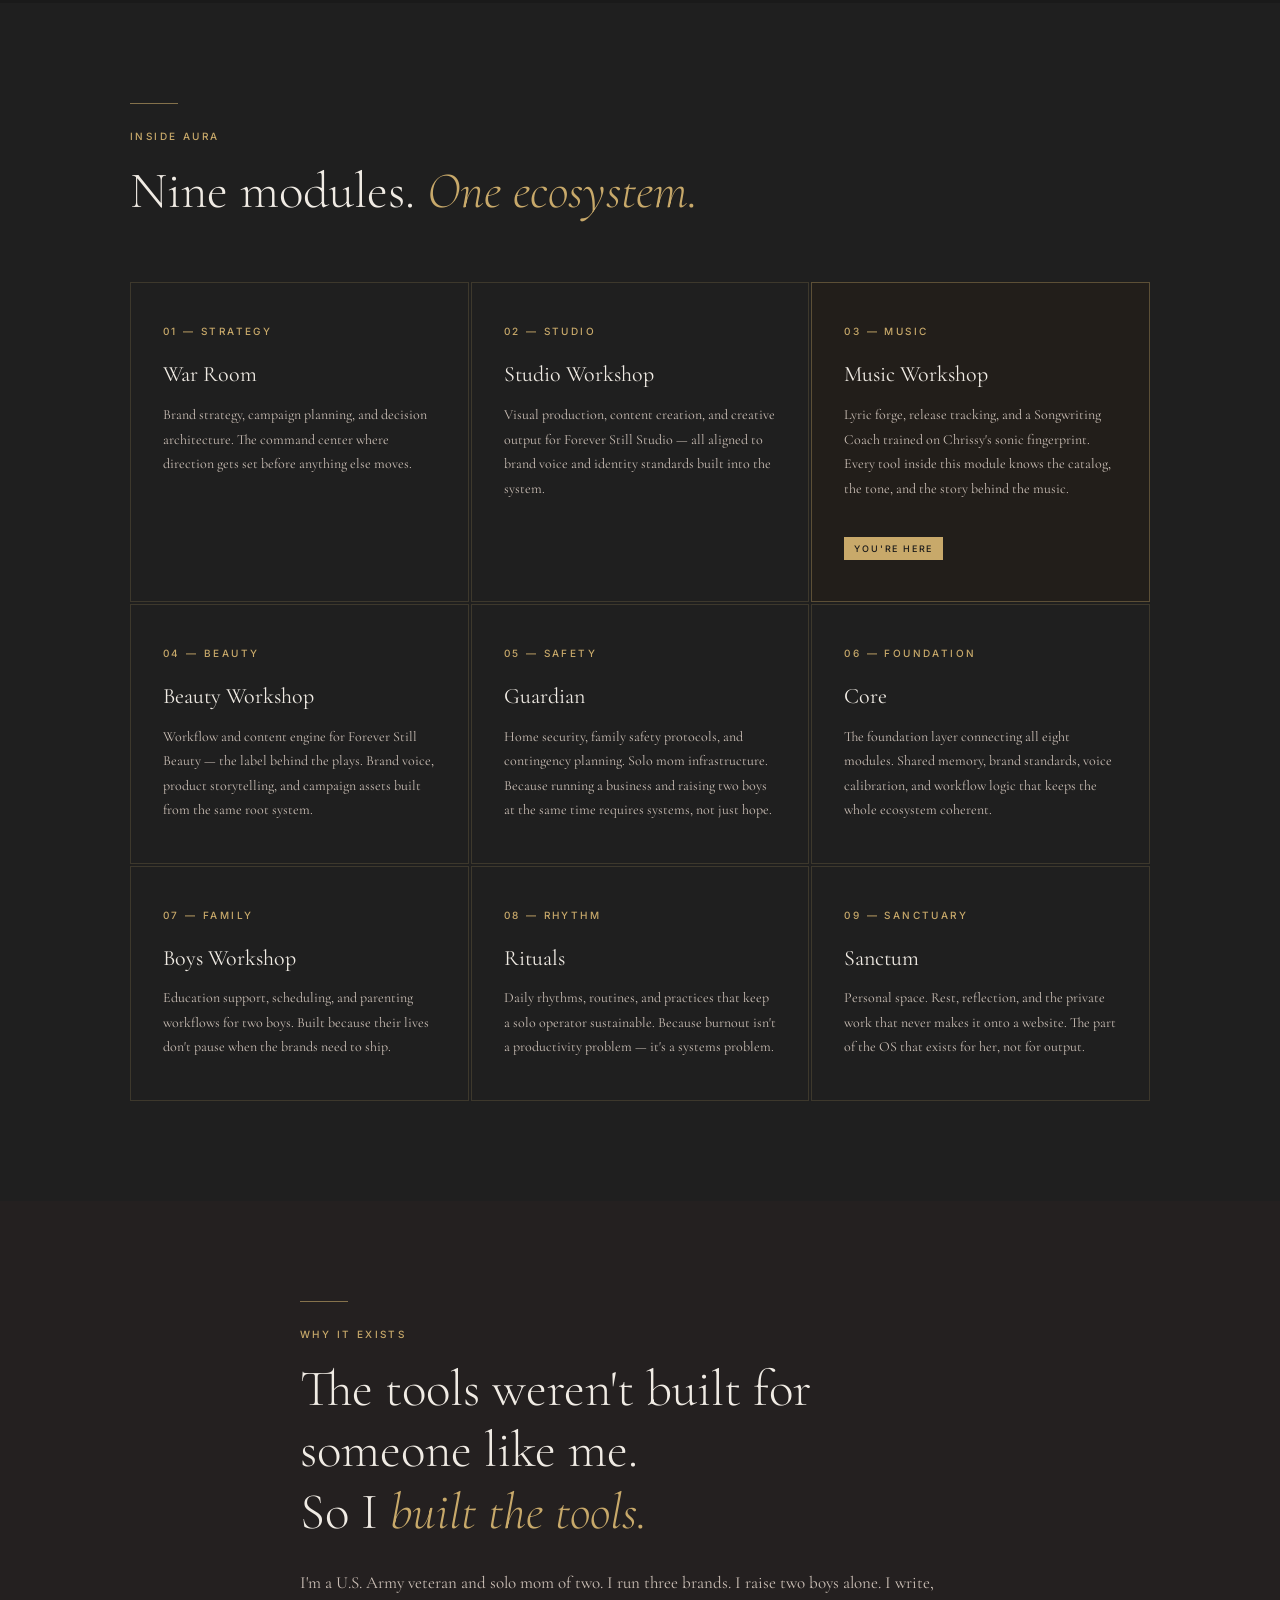
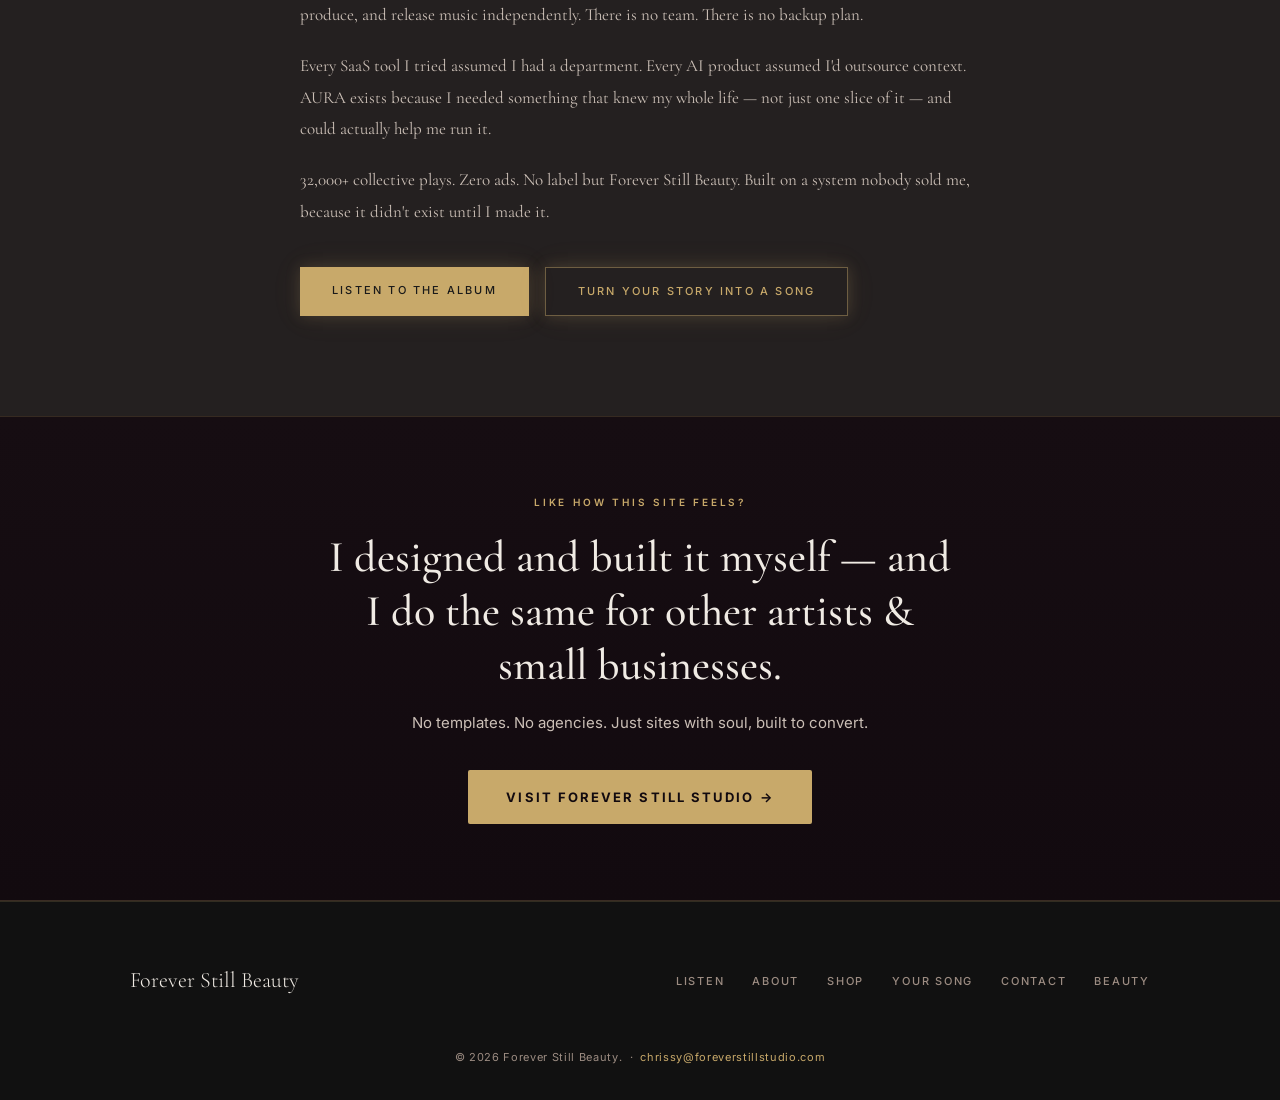
<file: aura-os.html>
<!DOCTYPE html>
<html lang="en">
<head>
  <meta charset="UTF-8" />
  <meta name="msvalidate.01" content="E0C6E18F4C0CC4E89583FDD7A9A06F0D" />
  <meta name="viewport" content="width=device-width, initial-scale=1.0" />
  <!-- Favicon -->
  <link rel="icon" href="images/favicon.ico" sizes="any">
  <link rel="icon" type="image/png" sizes="192x192" href="images/favicon-192x192.png">
  <link rel="icon" type="image/png" sizes="96x96" href="images/favicon-96x96.png">
  <link rel="icon" type="image/png" sizes="48x48" href="images/favicon-48x48.png">
  <link rel="icon" type="image/png" sizes="32x32" href="images/favicon-32x32.png">
  <link rel="icon" type="image/png" sizes="16x16" href="images/favicon-16x16.png">
  <link rel="apple-touch-icon" href="images/apple-touch-icon.png">

  <title>AURA — The Sovereign Operating System Behind Forever Still Beauty</title>
  <meta name="description" content="Aura is Chrissy's engineered creative methodology — Visual Minimalism, Sonic Branding, and Strategic Friction. The intentional layer behind Forever Still Beauty." />

  <!-- SEO -->
  <meta name="keywords" content="AURA OS, sovereign operating system, digital twin, Forever Still Beauty, Chrissy Schroer, independent artist, AI workflow, custom OS" />
  <link rel="canonical" href="https://www.foreverstillbeauty.com/aura-os.html" />

  <!-- Open Graph -->
  <meta property="og:title" content="AURA — The Sovereign Operating System Behind Forever Still Beauty" />
  <meta property="og:description" content="I didn't buy a tool. I built an operating system. AURA runs my brands, my music, and my life — from one place." />
  <meta property="og:image" content="https://www.foreverstillbeauty.com/images/hero.jpg" />
  <meta property="og:url" content="https://www.foreverstillbeauty.com/aura-os.html" />
  <meta property="og:type" content="website" />
  <meta property="og:site_name" content="Forever Still Beauty" />

  <!-- Twitter -->
  <meta name="twitter:card" content="summary_large_image" />
  <meta name="twitter:title" content="AURA — The Sovereign OS Behind Forever Still Beauty" />
  <meta name="twitter:description" content="Not an app. A sovereign operating system Chrissy built to run three brands from one place." />
  <meta name="twitter:image" content="https://www.foreverstillbeauty.com/images/album-cover.jpg" />

  <!-- Schema.org -->
  <script type="application/ld+json">
  {
    "@context": "https://schema.org",
    "@type": "WebPage",
    "name": "AURA — The Sovereign Operating System Behind Forever Still Beauty",
    "description": "AURA is the custom AI operating system Chrissy Schroer built to run her three brands from one place.",
    "url": "https://www.foreverstillbeauty.com/aura-os.html",
    "isPartOf": {
      "@type": "WebSite",
      "name": "Forever Still Beauty",
      "url": "https://www.foreverstillbeauty.com"
    },
    "author": {
      "@type": "Person",
      "name": "Chrissy Schroer"
    }
  }
  </script>

  <!-- Fonts -->
  <link rel="preconnect" href="https://fonts.googleapis.com" />
  <link rel="preconnect" href="https://fonts.gstatic.com" crossorigin />
  <link rel="preload" href="https://fonts.googleapis.com/css2?family=Cormorant+Garamond:ital,wght@0,300;0,400;0,600;1,300;1,400&family=Allura&family=Inter:wght@300;400;500&display=swap" as="style" onload="this.onload=null;this.rel='stylesheet'">
  <noscript><link rel="stylesheet" href="https://fonts.googleapis.com/css2?family=Cormorant+Garamond:ital,wght@0,300;0,400;0,600;1,300;1,400&family=Allura&family=Inter:wght@300;400;500&display=swap"></noscript><style>
    *, *::before, *::after { box-sizing: border-box; margin: 0; padding: 0; }

    :root {
      --bg:          #1a1a1a;
      --bg-soft:     #1f1f1f;
      --bg-warm:     #242020;
      --gold:        #C8A96A;
      --blush:       #d4a5a5;
      --text:        #f0ebe4;
      --text-muted:  #9c8c82;
      --text-soft:   #cbbfb6;
      --rule:        rgba(200, 169, 106, 0.18);

      --font-display: 'Cormorant Garamond', Georgia, serif;
      --font-script:  'Allura', cursive;
      --font-sans:    'Inter', system-ui, sans-serif;
      --max-w: 1100px;
    }

    body {
      background: var(--bg);
      color: var(--text);
      font-family: var(--font-display);
      line-height: 1.7;
      -webkit-font-smoothing: antialiased;
    }

    .container { max-width: var(--max-w); margin: 0 auto; padding: 0 40px; }
    @media (max-width: 600px) { .container { padding: 0 20px; } }

    /* ── NAV ─────────────────────────────────────────────────────── */
    .nav {
      position: fixed; top: 0; left: 0; right: 0; z-index: 100;
      background: rgba(26,26,26,0.92);
      backdrop-filter: blur(12px);
      border-bottom: 1px solid var(--rule);
      transition: background 0.3s;
    }
    .nav__inner {
      display: flex; align-items: center; justify-content: space-between;
      padding: 0 40px; height: 80px; max-width: var(--max-w); margin: 0 auto;
    }
    .nav__logo img { height: 90px; width: auto; display: block; padding: 6px 0; }
    .nav__links { list-style: none; display: flex; gap: 22px; }
    .nav__links a {
      font-family: var(--font-sans); font-size: 11px; font-weight: 500;
      letter-spacing: 0.18em; text-transform: uppercase;
      color: var(--text-soft); text-decoration: none;
      transition: color 0.2s;
    }
    .nav__links a:hover, .nav__links a.active { color: var(--gold); }
    .nav__hamburger {
      display: none; background: none; border: none; cursor: pointer; padding: 8px;
    }
    .nav__hamburger span {
      display: block; width: 22px; height: 1.5px; background: var(--text);
      margin: 5px 0; transition: 0.3s;
    }
    @media (max-width: 768px) {
      .nav__links { display: none; }
      .nav__hamburger { display: block; }
    }

    /* Mobile Drawer */
    .nav__drawer {
      position: fixed; top: 0; right: -100%; width: 80%; max-width: 320px;
      height: 100vh; background: #111; z-index: 200;
      display: flex; flex-direction: column; gap: 0; padding: 80px 40px 40px;
      transition: right 0.35s ease; border-left: 1px solid var(--rule);
    }
    .nav__drawer.open { right: 0; }
    .nav__drawer a {
      font-family: var(--font-sans); font-size: 13px; font-weight: 500;
      letter-spacing: 0.14em; text-transform: uppercase;
      color: var(--text-soft); text-decoration: none;
      padding: 14px 0; border-bottom: 1px solid rgba(255,255,255,0.05);
      transition: color 0.2s;
    }
    .nav__drawer a:hover { color: var(--gold); }
    .nav__close {
      position: absolute; top: 24px; right: 24px;
      background: none; border: none; color: var(--text-muted);
      font-size: 18px; cursor: pointer;
    }

    /* ── PAGE HERO ───────────────────────────────────────────────── */
    .page-hero {
      position: relative; min-height: 60vh;
      display: flex; align-items: flex-end;
      padding-bottom: 80px; overflow: hidden;
      margin-top: 80px;
    }
    .page-hero__bg {
      position: absolute; inset: 0; overflow: hidden; z-index: 0;
    }
    .page-hero__bg img {
      position: absolute; inset: 0; width: 100%; height: 100%;
      object-fit: cover; object-position: center 30%;
      filter: brightness(0.35) saturate(0.6);
    }
    .page-hero__bg::before {
      content: '';
      position: absolute; inset: 0; z-index: 1;
      background: linear-gradient(to bottom, rgba(26,26,26,0.2) 0%, rgba(26,26,26,0.85) 100%);
    }
    .page-hero__content {
      position: relative; z-index: 2;
      max-width: var(--max-w); margin: 0 auto; padding: 0 40px; width: 100%;
    }
    .page-hero__script {
      font-family: var(--font-script); font-size: 28px; color: var(--gold);
      display: block; margin-bottom: 12px;
    }
    .page-hero__name {
      font-family: var(--font-display); font-size: clamp(40px, 6vw, 72px);
      font-weight: 300; line-height: 1.1; color: var(--text);
      margin-bottom: 20px;
    }
    .page-hero__name em { font-style: italic; color: var(--gold); }
    .page-hero__sub {
      font-family: var(--font-sans); font-size: 14px; color: var(--text-soft);
      letter-spacing: 0.06em; max-width: 560px; line-height: 1.8;
    }

    /* ── SECTION BASE ────────────────────────────────────────────── */
    .section { padding: 100px 0; }
    .section--soft { background: var(--bg-soft); }
    .section--warm { background: var(--bg-warm); }

    .eyebrow {
      font-family: var(--font-sans); font-size: 10px; font-weight: 500;
      letter-spacing: 0.24em; text-transform: uppercase; color: var(--gold);
      margin-bottom: 16px; display: block;
    }
    .rule {
      width: 48px; height: 1px; background: var(--gold);
      margin-bottom: 24px; opacity: 0.6;
    }
    h2 {
      font-family: var(--font-display); font-size: clamp(32px, 4vw, 52px);
      font-weight: 300; line-height: 1.2; color: var(--text);
      margin-bottom: 24px;
    }
    h2 em { font-style: italic; color: var(--gold); }
    p { color: var(--text-soft); font-size: 17px; line-height: 1.85; margin-bottom: 20px; }
    p:last-child { margin-bottom: 0; }

    /* ── WHAT IS AURA ────────────────────────────────────────────── */
    .intro__inner {
      display: grid; grid-template-columns: 1fr 1fr; gap: 80px; align-items: center;
    }
    @media (max-width: 768px) { .intro__inner { grid-template-columns: 1fr; gap: 48px; } }

    .intro__lead {
      font-family: var(--font-display); font-size: clamp(20px, 2.5vw, 26px);
      font-style: italic; color: var(--blush); line-height: 1.6;
      border-left: 2px solid var(--gold); padding-left: 28px;
    }

    /* ── MODULE GRID ─────────────────────────────────────────────── */
    .mod-grid {
      display: grid; grid-template-columns: repeat(3, 1fr); gap: 2px;
      margin-top: 60px;
    }
    @media (max-width: 900px) { .mod-grid { grid-template-columns: repeat(2, 1fr); } }
    @media (max-width: 560px) { .mod-grid { grid-template-columns: 1fr; } }

    .mod-card {
      background: var(--bg-soft); padding: 40px 32px;
      border: 1px solid var(--rule); transition: border-color 0.3s;
    }
    .mod-card:hover { border-color: rgba(200,169,106,0.4); }
    .mod-card--featured {
      border-color: rgba(200,169,106,0.35);
      background: #221e1a;
    }
    .mod-card--featured:hover { border-color: rgba(200,169,106,0.65); }

    .mod-card__num {
      font-family: var(--font-sans); font-size: 10px; font-weight: 500;
      letter-spacing: 0.24em; text-transform: uppercase; color: var(--gold);
      margin-bottom: 20px; display: block;
    }
    .mod-card__title {
      font-family: var(--font-display); font-size: 22px; font-weight: 400;
      color: var(--text); margin-bottom: 14px; line-height: 1.3;
    }
    .mod-card p { font-size: 14px; line-height: 1.75; }

    .mod-card__tag {
      display: inline-block; margin-top: 16px;
      font-family: var(--font-sans); font-size: 9px; font-weight: 500;
      letter-spacing: 0.2em; text-transform: uppercase;
      color: #1a1a1a; background: var(--gold);
      padding: 4px 10px;
    }

    /* ── STATS ───────────────────────────────────────────────────── */
    .stats-row {
      display: flex; gap: 0; border: 1px solid var(--rule); margin-top: 60px;
    }
    @media (max-width: 600px) { .stats-row { flex-direction: column; } }
    .stat {
      flex: 1; padding: 40px 32px; text-align: center;
      border-right: 1px solid var(--rule);
    }
    .stat:last-child { border-right: none; }
    .stat__num {
      font-family: var(--font-display); font-size: 48px; font-weight: 300;
      color: var(--gold); line-height: 1; display: block; margin-bottom: 8px;
    }
    .stat__label {
      font-family: var(--font-sans); font-size: 10px; font-weight: 500;
      letter-spacing: 0.2em; text-transform: uppercase; color: var(--text-muted);
    }

    /* ── BUTTONS ─────────────────────────────────────────────────── */
    .btn {
      display: inline-block; padding: 14px 32px;
      font-family: var(--font-sans); font-size: 11px; font-weight: 500;
      letter-spacing: 0.2em; text-transform: uppercase;
      text-decoration: none; transition: all 0.25s; cursor: pointer; border: none;
      box-shadow: 0 0 14px rgba(200,169,106,0.18), 0 0 32px rgba(200,169,106,0.08);
    }
    .btn--primary { background: var(--gold); color: #1a1a1a; }
    .btn--primary:hover { background: #d4b87a; box-shadow: 0 0 22px rgba(200,169,106,0.45), 0 0 55px rgba(200,169,106,0.2); }
    .btn--ghost { background: transparent; color: var(--gold); border: 1px solid rgba(200,169,106,0.45); }
    .btn--ghost:hover { border-color: var(--gold); box-shadow: 0 0 22px rgba(200,169,106,0.35), 0 0 50px rgba(200,169,106,0.15); }

    .cta-row { display: flex; gap: 16px; flex-wrap: wrap; margin-top: 40px; }

    /* ── FOOTER ──────────────────────────────────────────────────── */
    .footer {
      background: #111; border-top: 1px solid var(--rule);
      padding: 60px 0 32px;
    }
    .footer__inner {
      display: flex; align-items: center; justify-content: space-between;
      flex-wrap: wrap; gap: 20px;
    }
    .footer__logo {
      font-family: var(--font-display); font-size: 22px; font-weight: 300;
      color: var(--text); text-decoration: none;
    }
    .footer__links {
      list-style: none; display: flex; gap: 28px; flex-wrap: wrap;
    }
    .footer__links a {
      font-family: var(--font-sans); font-size: 11px; font-weight: 500;
      letter-spacing: 0.16em; text-transform: uppercase;
      color: var(--text-muted); text-decoration: none;
    }
    .footer__links a:hover { color: var(--gold); }
    .footer__copy {
      font-family: var(--font-sans); font-size: 11px; color: var(--text-muted);
      text-align: center; margin-top: 48px; letter-spacing: 0.06em;
    }
  </style>
</head>

<body>
  <canvas id="sparkleCanvas" aria-hidden="true" style="position:fixed;inset:0;z-index:9999;pointer-events:none;width:100%;height:100%;"></canvas>
  

  <!-- ── Nav ─────────────────────────────────────────────────────── -->
  <nav class="nav">
    <div class="nav__inner">
      <a href="/" class="nav__logo"><img src="images/logo.png" alt="Forever Still Beauty" /></a>
      <ul class="nav__links">
          <li><a href="index.html#music">Listen</a></li>
          <li><a href="about.html">About</a></li>
          <li><a href="index.html#offer">Shop</a></li>
          <li><a href="method.html">Your Song</a></li>
          <li><a href="contact.html">Contact</a></li>
          <li><a href="almost.html" style="color:var(--gold);">Almost</a></li>
          <li><a href="beauty.html">Beauty</a></li>
        </ul>
      <button class="nav__hamburger" id="hamburger" aria-label="Open menu">
        <span></span><span></span><span></span>
      </button>
    </div>
  </nav>

  <!-- Mobile Drawer -->
  <nav class="nav__drawer" id="drawer">
    <button class="nav__close" id="drawerClose">✕</button>
    <a href="index.html#music">Listen</a>
    <a href="about.html">About</a>
    <a href="index.html#offer">Shop</a>
    <a href="method.html">Your Song</a>
    <a href="contact.html">Contact</a>
    <a href="almost.html" style="color: var(--gold);">Almost</a>
    <a href="beauty.html">Beauty</a>
    <a href="index.html#music" style="color: var(--gold); margin-top: 16px;">Listen Now →</a>
  </nav>

  <!-- ── Hero ─────────────────────────────────────────────────────── -->
  <div class="page-hero">
    <div class="page-hero__bg">
      <img src="images/kids_band.jpg" alt="" aria-hidden="true" />
    </div>
    <div class="page-hero__content">
      <span class="page-hero__script">Built from scratch. Runs everything.</span>
      <h1 class="page-hero__name">AURA — <em>The OS</em></h1>
      <p class="page-hero__sub">A sovereign operating system built to run three brands and a full home life from one place — no SaaS, no subscriptions, no dependency on someone else's system.</p>
    </div>
  </div>

  <!-- ── What Is AURA ─────────────────────────────────────────────── -->
  <section class="section">
    <div class="container">
      <div class="intro__inner">
        <div>
          <div class="rule"></div>
          <span class="eyebrow">What it is</span>
          <h2>I didn't buy a tool.<br />I built <em>an operating system.</em></h2>
          <p>AURA is my digital twin. It's a sovereign operating system I built to run my entire ecosystem — Forever Still Beauty, Studio, Music, and my home life as a solo mom — from one place.</p>
          <p>It runs locally. No SaaS. No subscriptions. No third-party platform holding my workflow hostage. Every AI inside AURA is wired to my voice, my catalog, my brand standards, and my actual life.</p>
          <p>It's not an app I bought. It's an OS I built so I can run an ecosystem solo without losing my mind.</p>
        </div>
        <div>
          <p class="intro__lead">"AURA is a custom operating system I built to run all three of my brands plus my home life from one place — every AI inside it knows my voice, my catalog, and my workflow."</p>
        </div>
      </div>

      <div class="stats-row">
        <div class="stat">
          <span class="stat__num">32K+</span>
          <span class="stat__label">Collective plays</span>
        </div>
        <div class="stat">
          <span class="stat__num">9</span>
          <span class="stat__label">Modules — one OS</span>
        </div>
        <div class="stat">
          <span class="stat__num">$0</span>
          <span class="stat__label">Ad spend</span>
        </div>
        <div class="stat">
          <span class="stat__num">3</span>
          <span class="stat__label">Brands. One system.</span>
        </div>
      </div>
    </div>
  </section>

  <!-- ── The 9 Modules ────────────────────────────────────────────── -->
  <section class="section section--soft">
    <div class="container">
      <div class="rule"></div>
      <span class="eyebrow">Inside AURA</span>
      <h2>Nine modules. <em>One ecosystem.</em></h2>

      <div class="mod-grid">

        <div class="mod-card">
          <span class="mod-card__num">01 — Strategy</span>
          <div class="mod-card__title">War Room</div>
          <p>Brand strategy, campaign planning, and decision architecture. The command center where direction gets set before anything else moves.</p>
        </div>

        <div class="mod-card">
          <span class="mod-card__num">02 — Studio</span>
          <div class="mod-card__title">Studio Workshop</div>
          <p>Visual production, content creation, and creative output for Forever Still Studio — all aligned to brand voice and identity standards built into the system.</p>
        </div>

        <div class="mod-card mod-card--featured">
          <span class="mod-card__num">03 — Music</span>
          <div class="mod-card__title">Music Workshop</div>
          <p>Lyric forge, release tracking, and a Songwriting Coach trained on Chrissy's sonic fingerprint. Every tool inside this module knows the catalog, the tone, and the story behind the music.</p>
          <span class="mod-card__tag">You're here</span>
        </div>

        <div class="mod-card">
          <span class="mod-card__num">04 — Beauty</span>
          <div class="mod-card__title">Beauty Workshop</div>
          <p>Workflow and content engine for Forever Still Beauty — the label behind the plays. Brand voice, product storytelling, and campaign assets built from the same root system.</p>
        </div>

        <div class="mod-card">
          <span class="mod-card__num">05 — Safety</span>
          <div class="mod-card__title">Guardian</div>
          <p>Home security, family safety protocols, and contingency planning. Solo mom infrastructure. Because running a business and raising two boys at the same time requires systems, not just hope.</p>
        </div>

        <div class="mod-card">
          <span class="mod-card__num">06 — Foundation</span>
          <div class="mod-card__title">Core</div>
          <p>The foundation layer connecting all eight modules. Shared memory, brand standards, voice calibration, and workflow logic that keeps the whole ecosystem coherent.</p>
        </div>

        <div class="mod-card">
          <span class="mod-card__num">07 — Family</span>
          <div class="mod-card__title">Boys Workshop</div>
          <p>Education support, scheduling, and parenting workflows for two boys. Built because their lives don't pause when the brands need to ship.</p>
        </div>

        <div class="mod-card">
          <span class="mod-card__num">08 — Rhythm</span>
          <div class="mod-card__title">Rituals</div>
          <p>Daily rhythms, routines, and practices that keep a solo operator sustainable. Because burnout isn't a productivity problem — it's a systems problem.</p>
        </div>

        <div class="mod-card">
          <span class="mod-card__num">09 — Sanctuary</span>
          <div class="mod-card__title">Sanctum</div>
          <p>Personal space. Rest, reflection, and the private work that never makes it onto a website. The part of the OS that exists for her, not for output.</p>
        </div>

      </div>
    </div>
  </section>

  <!-- ── Why It Exists ─────────────────────────────────────────────── -->
  <section class="section section--warm">
    <div class="container" style="max-width: 760px;">
      <div class="rule"></div>
      <span class="eyebrow">Why it exists</span>
      <h2>The tools weren't built for someone like me.<br />So I <em>built the tools.</em></h2>
      <p>I'm a U.S. Army veteran and solo mom of two. I run three brands. I raise two boys alone. I write, produce, and release music independently. There is no team. There is no backup plan.</p>
      <p>Every SaaS tool I tried assumed I had a department. Every AI product assumed I'd outsource context. AURA exists because I needed something that knew my whole life — not just one slice of it — and could actually help me run it.</p>
      <p>32,000+ collective plays. Zero ads. No label but Forever Still Beauty. Built on a system nobody sold me, because it didn't exist until I made it.</p>

      <div class="cta-row">
        <a href="index.html#music" class="btn btn--primary">Listen to the Album</a>
        <a href="method.html" class="btn btn--ghost">Turn Your Story Into a Song</a>
      </div>
    </div>
  </section>

  <!-- ── Footer ─────────────────────────────────────────────────────── -->
  <!-- ── Studio CTA ── -->
  <style>
    .studio-cta__btn {
      display:inline-block;background:#C8A96A;color:#120a0f;
      font-family:'Inter',sans-serif;font-size:13px;font-weight:700;
      letter-spacing:0.16em;text-transform:uppercase;text-decoration:none;
      padding:16px 38px;border-radius:2px;
      transition:transform 0.2s ease, box-shadow 0.2s ease, background 0.2s ease;
    }
    .studio-cta__btn:hover {
      transform:translateY(-2px);
      box-shadow:0 10px 30px rgba(200,169,106,0.3);
      background:#d8bd84;
    }
  </style>
  <section style="background:linear-gradient(180deg,#160d12 0%,#120a0f 100%);border-top:1px solid rgba(200,169,106,0.2);border-bottom:1px solid rgba(200,169,106,0.2);padding:76px 40px;text-align:center;">
    <p style="font-family:'Inter',sans-serif;font-size:10px;font-weight:600;letter-spacing:0.28em;text-transform:uppercase;color:#C8A96A;margin:0 0 20px;">Like how this site feels?</p>
    <h2 style="font-family:'Cormorant Garamond',Georgia,serif;font-size:clamp(28px,5vw,44px);font-weight:500;color:#f0ebe4;line-height:1.22;margin:0 auto 18px;max-width:640px;">I designed and built it myself &mdash; and I do the same for other artists &amp; small businesses.</h2>
    <p style="font-family:'Inter',sans-serif;font-size:15px;line-height:1.7;color:#cbbfb6;max-width:480px;margin:0 auto 34px;">No templates. No agencies. Just sites with soul, built to convert.</p>
    <a href="https://www.foreverstillstudio.com" target="_blank" rel="noopener" class="studio-cta__btn">Visit Forever Still Studio &rarr;</a>
  </section>

  <footer class="footer">
    <div class="container">
      <div class="footer__inner">
        <a href="index.html" class="footer__logo">Forever Still Beauty</a>
        <ul class="footer__links">
          <li><a href="index.html#music">Listen</a></li>
          <li><a href="about.html">About</a></li>
          <li><a href="index.html#offer">Shop</a></li>
          <li><a href="method.html">Your Song</a></li>
          <li><a href="contact.html">Contact</a></li>
          <li><a href="beauty.html">Beauty</a></li>
        </ul>
      </div>
      <p class="footer__copy">&copy; 2026 Forever Still Beauty. &nbsp;·&nbsp; <a href="mailto:chrissy@foreverstillstudio.com" style="color:var(--gold);text-decoration:none;">chrissy@foreverstillstudio.com</a></p>
    </div>
  </footer>

  <script>
    const hamburger = document.getElementById('hamburger');
    const drawer    = document.getElementById('drawer');
    const close     = document.getElementById('drawerClose');
    hamburger.addEventListener('click', () => drawer.classList.add('open'));
    close.addEventListener('click', () => drawer.classList.remove('open'));
    drawer.querySelectorAll('a').forEach(a =>
      a.addEventListener('click', () => drawer.classList.remove('open'))
    );
  </script>


  <!-- Gold cursor sparkle trail (ported from Forever Still Studio) -->
  <script>
  (function () {
    var canvas = document.getElementById('sparkleCanvas');
    if (!canvas) return;
    if (window.matchMedia('(max-width: 768px)').matches) return;
    if (window.matchMedia('(prefers-reduced-motion: reduce)').matches) return;
    var ctx = canvas.getContext('2d');
    var sparkles = [];
    var lastX = 0, lastY = 0;
    var MIN_DIST = 8;
    var GOLD = { r: 200, g: 169, b: 106 };
    function resize() { canvas.width = window.innerWidth; canvas.height = window.innerHeight; }
    resize();
    window.addEventListener('resize', resize);
    function drawSparkle(x, y, size, alpha, rotation) {
      ctx.save();
      ctx.translate(x, y);
      ctx.rotate(rotation);
      ctx.globalAlpha = alpha;
      ctx.fillStyle = 'rgb(' + GOLD.r + ',' + GOLD.g + ',' + GOLD.b + ')';
      var outer = size, inner = size * 0.35;
      ctx.beginPath(); ctx.moveTo(0,-outer); ctx.lineTo(inner,-inner); ctx.lineTo(0,0); ctx.lineTo(-inner,-inner); ctx.closePath(); ctx.fill();
      ctx.beginPath(); ctx.moveTo(0,0); ctx.lineTo(inner,inner); ctx.lineTo(0,outer); ctx.lineTo(-inner,inner); ctx.closePath(); ctx.fill();
      ctx.beginPath(); ctx.moveTo(-outer,0); ctx.lineTo(-inner,inner); ctx.lineTo(0,0); ctx.lineTo(-inner,-inner); ctx.closePath(); ctx.fill();
      ctx.beginPath(); ctx.moveTo(0,0); ctx.lineTo(inner,inner); ctx.lineTo(outer,0); ctx.lineTo(inner,-inner); ctx.closePath(); ctx.fill();
      ctx.restore();
    }
    document.addEventListener('mousemove', function (e) {
      var dx = e.clientX - lastX, dy = e.clientY - lastY;
      var dist = Math.sqrt(dx*dx + dy*dy);
      if (dist > MIN_DIST) {
        var count = dist > 30 ? 2 : 1;
        for (var i = 0; i < count; i++) {
          sparkles.push({
            x: e.clientX + (Math.random()-0.5)*10,
            y: e.clientY + (Math.random()-0.5)*10,
            size: 3 + Math.random()*5,
            alpha: 0.7 + Math.random()*0.3,
            rotation: Math.random()*Math.PI,
            driftX: (Math.random()-0.5)*0.6,
            driftY: -0.3 - Math.random()*0.5,
            fadeRate: 0.015 + Math.random()*0.01,
            spin: (Math.random()-0.5)*0.04
          });
        }
      }
      lastX = e.clientX; lastY = e.clientY;
    });
    function animate() {
      ctx.clearRect(0, 0, canvas.width, canvas.height);
      for (var i = sparkles.length - 1; i >= 0; i--) {
        var s = sparkles[i];
        s.alpha -= s.fadeRate; s.x += s.driftX; s.y += s.driftY;
        s.rotation += s.spin; s.size *= 0.98;
        if (s.alpha <= 0 || s.size < 0.5) { sparkles.splice(i, 1); continue; }
        drawSparkle(s.x, s.y, s.size, s.alpha, s.rotation);
      }
      requestAnimationFrame(animate);
    }
    animate();
  })();
  </script>

</body>
</html>
</file>
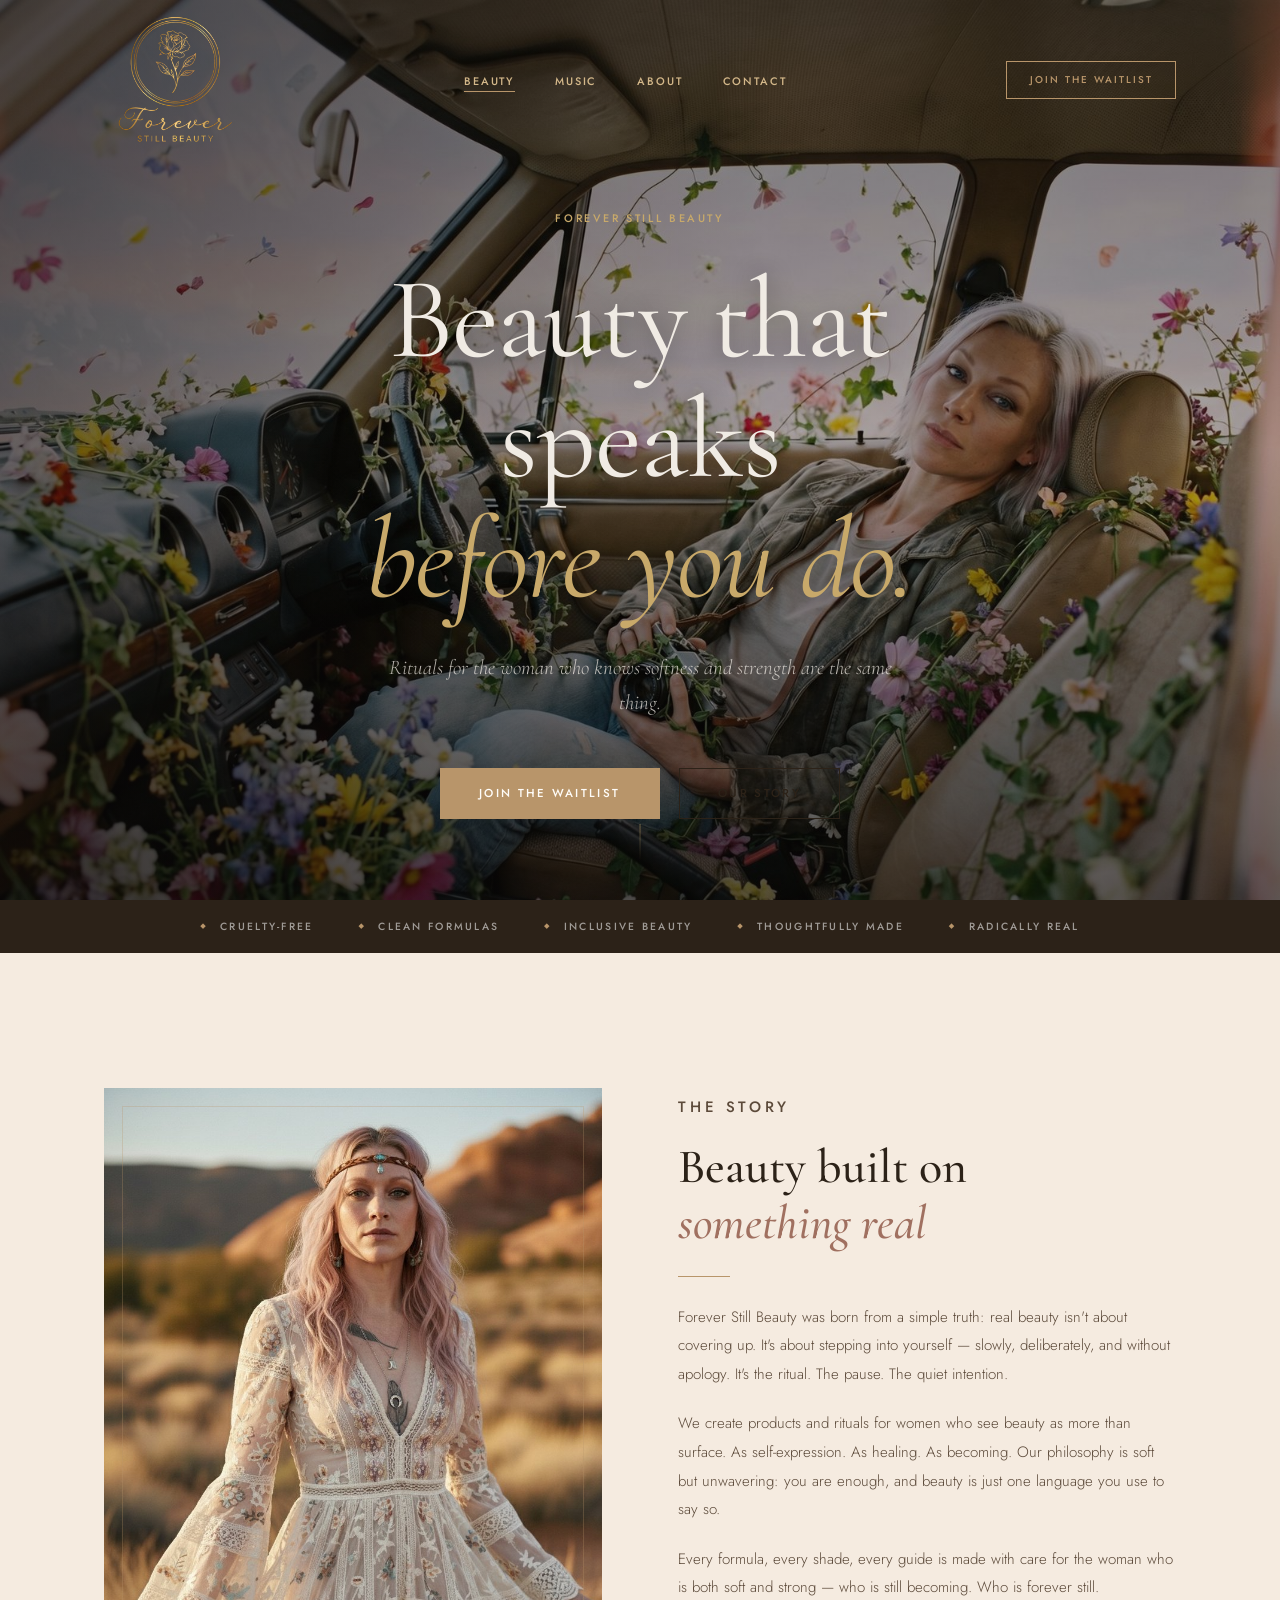
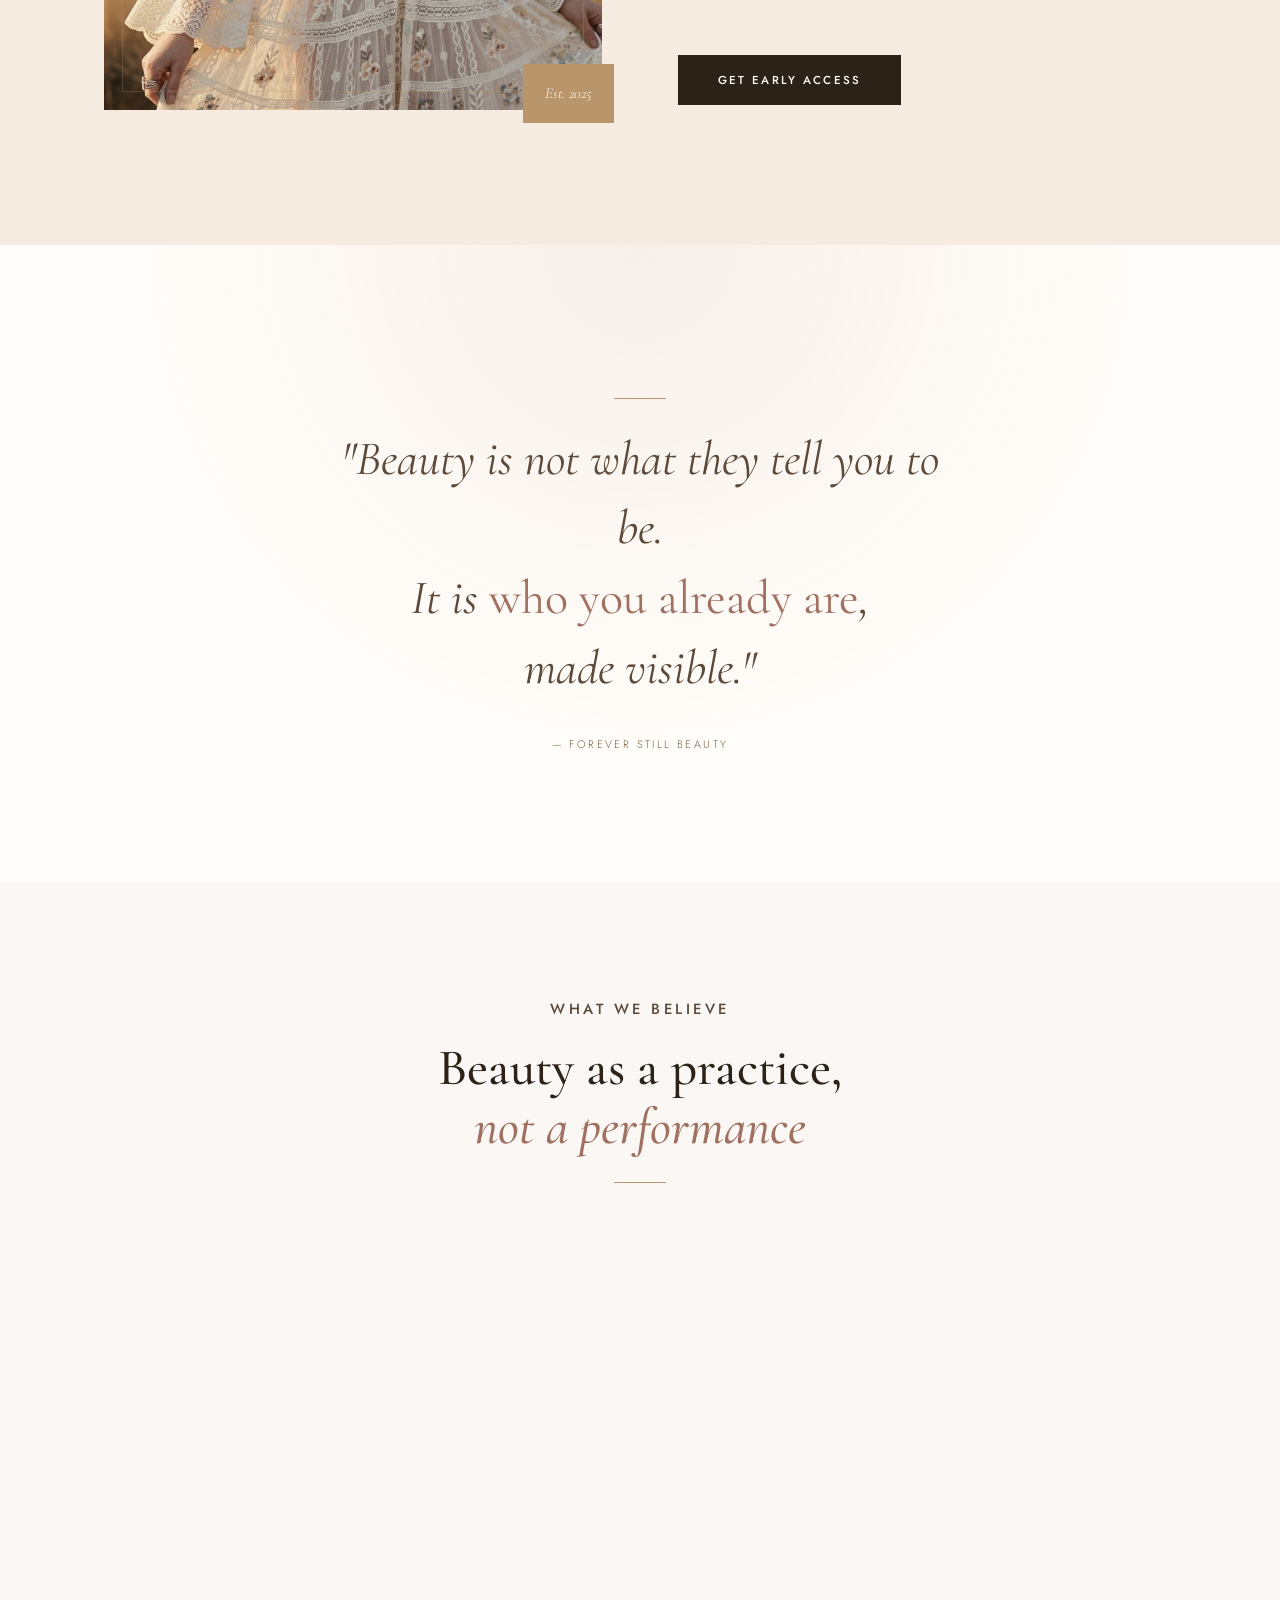
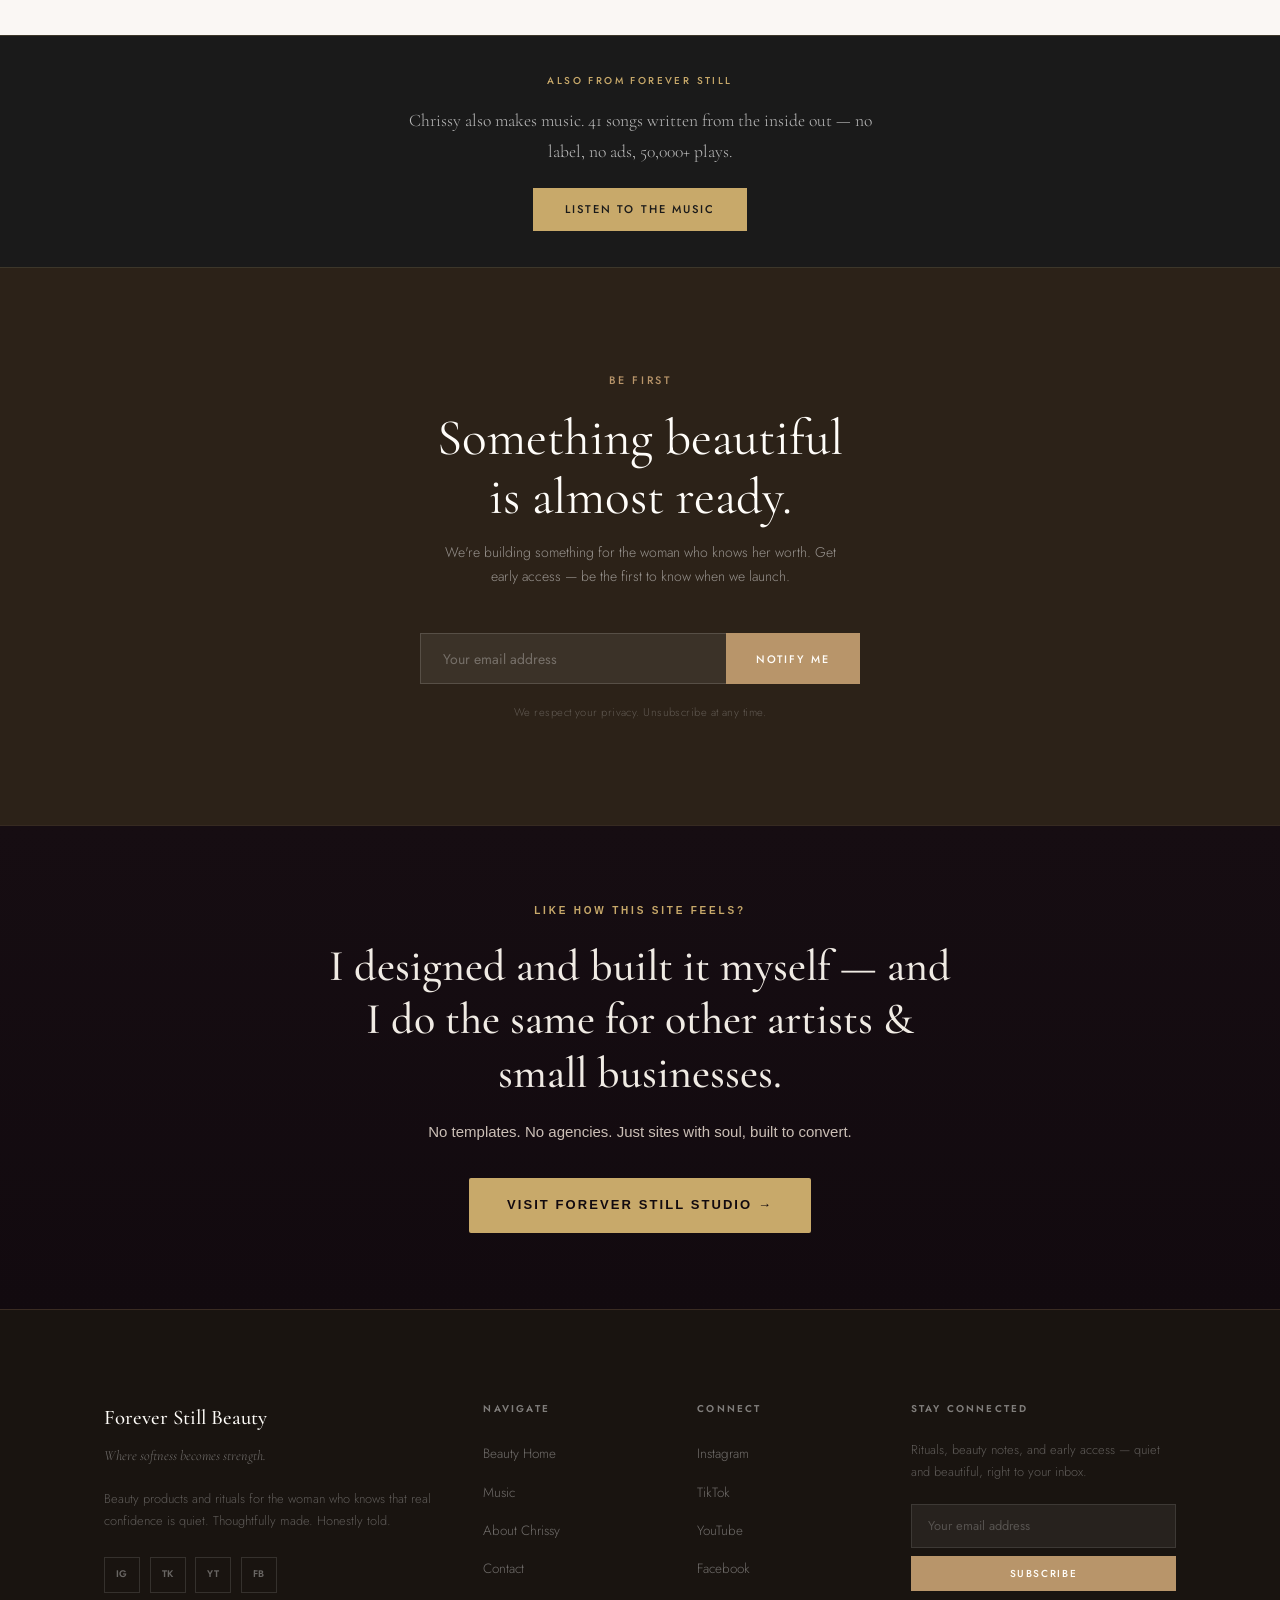
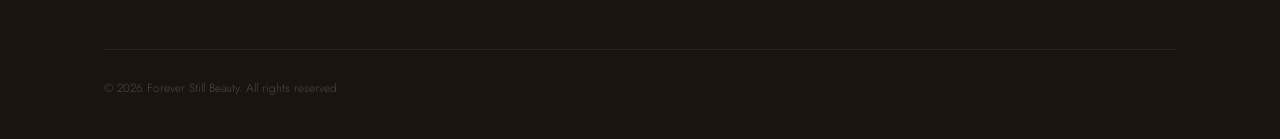
<file: beauty.html>
<!DOCTYPE html>
<html lang="en">
<head>
  <meta charset="UTF-8">
  <meta name="msvalidate.01" content="E0C6E18F4C0CC4E89583FDD7A9A06F0D">
  <meta name="viewport" content="width=device-width, initial-scale=1.0">
  <!-- Favicon -->
  <link rel="icon" href="images/favicon.ico" sizes="any">
  <link rel="icon" type="image/png" sizes="192x192" href="images/favicon-192x192.png">
  <link rel="icon" type="image/png" sizes="96x96" href="images/favicon-96x96.png">
  <link rel="icon" type="image/png" sizes="48x48" href="images/favicon-48x48.png">
  <link rel="icon" type="image/png" sizes="32x32" href="images/favicon-32x32.png">
  <link rel="icon" type="image/png" sizes="16x16" href="images/favicon-16x16.png">
  <link rel="apple-touch-icon" href="images/apple-touch-icon.png">
  <title>Forever Still Beauty — Beauty That Speaks Before You Do</title>
  <meta name="description" content="Beauty rituals for the woman who knows softness and strength are the same thing. Thoughtfully made. Radically real. Coming soon.">
  <link rel="canonical" href="https://www.foreverstillbeauty.com/beauty.html">

  <!-- Open Graph -->
  <meta property="og:title" content="Forever Still Beauty — Beauty That Speaks Before You Do">
  <meta property="og:description" content="Beauty rituals for the woman who knows softness and strength are the same thing.">
  <meta property="og:image" content="https://www.foreverstillbeauty.com/images/beauty-hero.jpg">
  <meta property="og:url" content="https://www.foreverstillbeauty.com/beauty.html">
  <meta property="og:type" content="website">
  <meta property="og:site_name" content="Forever Still Beauty">

  <!-- Twitter -->
  <meta name="twitter:card" content="summary_large_image">
  <meta name="twitter:title" content="Forever Still Beauty">
  <meta name="twitter:description" content="Beauty rituals for the woman who is both soft and strong.">
  <meta name="twitter:image" content="https://www.foreverstillbeauty.com/images/beauty-hero.jpg">

  <!-- Schema.org -->
  <script type="application/ld+json">
  {
    "@context": "https://schema.org",
    "@type": "Organization",
    "name": "Forever Still Beauty",
    "url": "https://www.foreverstillbeauty.com/beauty.html",
    "image": "https://www.foreverstillbeauty.com/images/beauty-hero.jpg",
    "description": "Forever Still Beauty — clean beauty rituals for the woman who knows softness and strength are the same thing. Thoughtfully made. Radically real.",
    "founder": { "@type": "Person", "name": "Chrissy Schroer" },
    "sameAs": [
      "https://www.instagram.com/chrissyraine/",
      "https://www.tiktok.com/@foreverstillbeauty",
      "https://www.youtube.com/@foreverstillbeauty"
    ]
  }
  </script>

  <link rel="preconnect" href="https://fonts.googleapis.com">
  <link rel="preconnect" href="https://fonts.gstatic.com" crossorigin>
  <link rel="preload" href="https://fonts.googleapis.com/css2?family=Cormorant+Garamond:ital,wght@0,300;0,400;0,500;0,600;1,300;1,400;1,500;1,600&family=Jost:wght@300;400;500;600&display=swap" as="style" onload="this.onload=null;this.rel='stylesheet'">
  <noscript><link rel="stylesheet" href="https://fonts.googleapis.com/css2?family=Cormorant+Garamond:ital,wght@0,300;0,400;0,500;0,600;1,300;1,400;1,500;1,600&family=Jost:wght@300;400;500;600&display=swap"></noscript><link rel="stylesheet" href="/css/beauty.css">
</head>
<body>
  <canvas id="sparkleCanvas" aria-hidden="true" style="position:fixed;inset:0;z-index:9999;pointer-events:none;width:100%;height:100%;"></canvas>
  

  <nav class="nav" role="navigation" aria-label="Main navigation">
    <div class="nav__inner">
      <a href="/beauty.html" class="nav__logo" aria-label="Forever Still Beauty — Home">
        <img src="images/beauty-logo.png" alt="Forever Still Beauty" style="height:140px;width:auto;display:block;">
      </a>
      <ul class="nav__links" role="list">
        <li><a href="/beauty.html" class="active">Beauty</a></li>
        <li><a href="/">Music</a></li>
        <li><a href="/about.html">About</a></li>
        <li><a href="/contact.html">Contact</a></li>
      </ul>
      <a href="#newsletter" class="btn btn--ghost-gold" style="font-size:0.62rem;padding:0.6rem 1.4rem;">Join the Waitlist</a>
      <button class="nav__hamburger" aria-label="Open menu" aria-expanded="false">
        <span></span><span></span><span></span>
      </button>
    </div>
  </nav>

  <div class="nav__mobile" role="dialog" aria-label="Mobile navigation" aria-hidden="true">
    <a href="/beauty.html">Beauty</a>
    <a href="/">Music</a>
    <a href="/about.html">About</a>
    <a href="/contact.html">Contact</a>
  </div>

  <main>

    <!-- HERO -->
    <section class="hero" aria-labelledby="hero-headline">
      <div class="hero__bg" aria-hidden="true">
        <img src="images/beauty-hero.jpg" alt="" />
      </div>
      <div class="hero__content">
        <p class="eyebrow hero__eyebrow">Forever Still Beauty</p>
        <h1 class="hero__headline" id="hero-headline">
          Beauty that speaks<br>
          <em>before you do.</em>
        </h1>
        <p class="hero__sub">
          Rituals for the woman who knows softness and strength are the same thing.
        </p>
        <div class="hero__actions">
          <a href="#newsletter" class="btn btn--primary">Join the Waitlist</a>
          <a href="#story" class="btn btn--ghost">Our Story</a>
        </div>
      </div>
      <div class="hero__scroll" aria-hidden="true">
        <span>Scroll</span>
        <div class="hero__scroll-line"></div>
      </div>
    </section>

    <!-- BRAND STRIP -->
    <div class="brand-strip" aria-hidden="true">
      <div class="brand-strip__inner">
        <span class="brand-strip__item">Cruelty-Free</span>
        <span class="brand-strip__item">Clean Formulas</span>
        <span class="brand-strip__item">Inclusive Beauty</span>
        <span class="brand-strip__item">Thoughtfully Made</span>
        <span class="brand-strip__item">Radically Real</span>
      </div>
    </div>

    <!-- BRAND STORY -->
    <section class="section section--blush" id="story" aria-labelledby="story-heading">
      <div class="container">
        <div class="story-split">

          <div class="story-split__img-wrap reveal">
            <div class="story-split__img">
              <img src="images/beauty-boho.jpg" alt="Forever Still Beauty — brand story" loading="lazy" style="width:100%;height:100%;object-fit:cover;object-position:center top;display:block;">
            </div>
            <div class="story-split__img-label">Est. 2025</div>
          </div>

          <div class="story-split__content reveal reveal-delay-2">
            <p class="eyebrow">The Story</p>
            <h2 id="story-heading">Beauty built on<br><em>something real</em></h2>
            <div class="divider divider--left"></div>
            <p>
              Forever Still Beauty was born from a simple truth: real beauty isn't about covering up. It's about stepping into yourself — slowly, deliberately, and without apology. It's the ritual. The pause. The quiet intention.
            </p>
            <p>
              We create products and rituals for women who see beauty as more than surface. As self-expression. As healing. As becoming. Our philosophy is soft but unwavering: you are enough, and beauty is just one language you use to say so.
            </p>
            <p>
              Every formula, every shade, every guide is made with care for the woman who is both soft and strong — who is still becoming. Who is forever still.
            </p>
            <a href="#newsletter" class="btn btn--dark mt-md">Get Early Access</a>
          </div>

        </div>
      </div>
    </section>

    <!-- QUOTE -->
    <section class="transform-section" aria-label="Brand philosophy">
      <div class="container--narrow">
        <div class="reveal text-center">
          <div class="divider"></div>
          <blockquote class="transform-section__quote">
            "Beauty is not what they tell you to be.<br>
            It is <em>who you already are</em>,<br>
            made visible."
          </blockquote>
          <p class="transform-section__attr">— Forever Still Beauty</p>
        </div>
      </div>
    </section>

    <!-- VALUES -->
    <section class="section" aria-labelledby="values-heading">
      <div class="container">
        <header class="section__header reveal">
          <p class="eyebrow">What We Believe</p>
          <h2 id="values-heading">Beauty as a practice,<br><em>not a performance</em></h2>
          <div class="divider"></div>
        </header>
        <div class="values-grid">
          <div class="value-card reveal reveal-delay-1">
            <div class="value-card__icon" aria-hidden="true">
              <svg viewBox="0 0 44 44" fill="none" stroke="currentColor" stroke-width="1.4">
                <path d="M22 4C11 4 5 14 5 24c0 8 4 13 9 15"/>
                <path d="M22 4c11 0 17 10 17 20 0 8-4 13-9 15"/>
                <line x1="22" y1="40" x2="22" y2="18"/>
              </svg>
            </div>
            <h3 class="value-card__title">Clean &amp; Considered</h3>
            <p class="value-card__text">Every ingredient is chosen with intention. Clean, effective formulas that respect your skin and the world you live in.</p>
          </div>
          <div class="value-card reveal reveal-delay-2">
            <div class="value-card__icon" aria-hidden="true">
              <svg viewBox="0 0 44 44" fill="none" stroke="currentColor" stroke-width="1.4">
                <path d="M22 37S5 26 5 15a9 9 0 0117-4 9 9 0 0117 4c0 11-17 22-17 22z"/>
              </svg>
            </div>
            <h3 class="value-card__title">Radically Inclusive</h3>
            <p class="value-card__text">Beauty belongs to every woman. Our products and our philosophy are built for all skin tones, all textures, all stories.</p>
          </div>
          <div class="value-card reveal reveal-delay-3">
            <div class="value-card__icon" aria-hidden="true">
              <svg viewBox="0 0 44 44" fill="none" stroke="currentColor" stroke-width="1.4">
                <line x1="22" y1="4" x2="22" y2="40"/>
                <line x1="4"  y1="22" x2="40" y2="22"/>
                <line x1="9"  y1="9"  x2="35" y2="35"/>
                <line x1="35" y1="9"  x2="9"  y2="35"/>
              </svg>
            </div>
            <h3 class="value-card__title">Intentionally Made</h3>
            <p class="value-card__text">Nothing here is accidental. From formula to finish to the words we choose — every detail of Forever Still Beauty is deliberate.</p>
          </div>
        </div>
      </div>
    </section>

    <!-- Also from Forever Still — Music crosslink -->
    <section style="background:#1a1a1a;border-top:1px solid rgba(200,169,106,0.2);border-bottom:1px solid rgba(200,169,106,0.2);padding:36px 40px;text-align:center;">
      <p style="font-family:'Jost',sans-serif;font-size:10px;font-weight:500;letter-spacing:0.24em;text-transform:uppercase;color:#C8A96A;margin-bottom:16px;">Also from Forever Still</p>
      <p style="font-family:'Cormorant Garamond',Georgia,serif;font-size:1.1rem;font-weight:300;color:rgba(255,255,255,0.7);margin-bottom:20px;max-width:480px;margin-left:auto;margin-right:auto;">
        Chrissy also makes music. 41 songs written from the inside out — no label, no ads, 50,000+ plays.
      </p>
      <a href="/" style="display:inline-block;font-family:'Jost',sans-serif;font-size:0.7rem;font-weight:500;letter-spacing:0.18em;text-transform:uppercase;color:#1a1a1a;background:#C8A96A;padding:0.75rem 2rem;text-decoration:none;">Listen to the Music</a>
    </section>

    <!-- EARLY ACCESS SIGNUP -->
    <section class="newsletter" id="newsletter" aria-labelledby="newsletter-heading">
      <div class="container">
        <p class="eyebrow newsletter__eyebrow reveal">Be First</p>
        <h2 class="newsletter__title reveal" id="newsletter-heading">
          Something beautiful<br>is almost ready.
        </h2>
        <p class="newsletter__sub reveal">
          We're building something for the woman who knows her worth. Get early access — be the first to know when we launch.
        </p>
        <div class="reveal">
          <form class="newsletter__form" action="https://formspree.io/f/xvzvllvv" method="POST" novalidate>
            <input type="email" name="email" class="newsletter__input" placeholder="Your email address" aria-label="Email address for early access" required>
            <button type="submit" class="newsletter__submit">Notify Me</button>
          </form>
          <p class="newsletter__success">You're on the list. We'll be in touch.</p>
          <p class="newsletter__note">We respect your privacy. Unsubscribe at any time.</p>
        </div>
      </div>
    </section>

  </main>

  <!-- ── Studio CTA ── -->
  <style>
    .studio-cta__btn {
      display:inline-block;background:#C8A96A;color:#120a0f;
      font-family:'Inter',sans-serif;font-size:13px;font-weight:700;
      letter-spacing:0.16em;text-transform:uppercase;text-decoration:none;
      padding:16px 38px;border-radius:2px;
      transition:transform 0.2s ease, box-shadow 0.2s ease, background 0.2s ease;
    }
    .studio-cta__btn:hover {
      transform:translateY(-2px);
      box-shadow:0 10px 30px rgba(200,169,106,0.3);
      background:#d8bd84;
    }
  </style>
  <section style="background:linear-gradient(180deg,#160d12 0%,#120a0f 100%);border-top:1px solid rgba(200,169,106,0.2);border-bottom:1px solid rgba(200,169,106,0.2);padding:76px 40px;text-align:center;">
    <p style="font-family:'Inter',sans-serif;font-size:10px;font-weight:600;letter-spacing:0.28em;text-transform:uppercase;color:#C8A96A;margin:0 0 20px;">Like how this site feels?</p>
    <h2 style="font-family:'Cormorant Garamond',Georgia,serif;font-size:clamp(28px,5vw,44px);font-weight:500;color:#f0ebe4;line-height:1.22;margin:0 auto 18px;max-width:640px;">I designed and built it myself &mdash; and I do the same for other artists &amp; small businesses.</h2>
    <p style="font-family:'Inter',sans-serif;font-size:15px;line-height:1.7;color:#cbbfb6;max-width:480px;margin:0 auto 34px;">No templates. No agencies. Just sites with soul, built to convert.</p>
    <a href="https://www.foreverstillstudio.com" target="_blank" rel="noopener" class="studio-cta__btn">Visit Forever Still Studio &rarr;</a>
  </section>

  <footer class="footer" role="contentinfo">
    <div class="container">
      <div class="footer__grid">
        <div>
          <p class="footer__brand-name">Forever Still Beauty</p>
          <p class="footer__brand-tagline">Where softness becomes strength.</p>
          <p class="footer__brand-desc">
            Beauty products and rituals for the woman who knows that real confidence is quiet. Thoughtfully made. Honestly told.
          </p>
          <div class="footer__socials">
            <a href="https://www.instagram.com/chrissyraine/" class="footer__social-link" aria-label="Instagram" target="_blank" rel="noopener">IG</a>
            <a href="https://www.tiktok.com/@foreverstillbeauty" class="footer__social-link" aria-label="TikTok" target="_blank" rel="noopener">TK</a>
            <a href="https://www.youtube.com/@foreverstillbeauty" class="footer__social-link" aria-label="YouTube" target="_blank" rel="noopener">YT</a>
            <a href="https://www.facebook.com/clschroer" class="footer__social-link" aria-label="Facebook" target="_blank" rel="noopener">FB</a>
          </div>
        </div>
        <div>
          <p class="footer__col-title">Navigate</p>
          <ul class="footer__links" role="list">
            <li><a href="/beauty.html">Beauty Home</a></li>
            <li><a href="/">Music</a></li>
            <li><a href="/about.html">About Chrissy</a></li>
            <li><a href="/contact.html">Contact</a></li>
          </ul>
        </div>
        <div>
          <p class="footer__col-title">Connect</p>
          <ul class="footer__links" role="list">
            <li><a href="https://www.instagram.com/chrissyraine/" target="_blank" rel="noopener">Instagram</a></li>
            <li><a href="https://www.tiktok.com/@foreverstillbeauty" target="_blank" rel="noopener">TikTok</a></li>
            <li><a href="https://www.youtube.com/@foreverstillbeauty" target="_blank" rel="noopener">YouTube</a></li>
            <li><a href="https://www.facebook.com/clschroer" target="_blank" rel="noopener">Facebook</a></li>
          </ul>
        </div>
        <div>
          <p class="footer__col-title">Stay Connected</p>
          <p style="font-size:0.8rem;color:rgba(255,255,255,0.3);margin-bottom:1.3rem;line-height:1.7;">
            Rituals, beauty notes, and early access — quiet and beautiful, right to your inbox.
          </p>
          <div class="footer__mini-form">
            <input type="email" placeholder="Your email address" aria-label="Email for footer newsletter">
            <button type="button">Subscribe</button>
          </div>
        </div>
      </div>
      <div class="footer__bottom">
        <p class="footer__copy">&copy; 2026 Forever Still Beauty. All rights reserved.</p>
      </div>
    </div>
  </footer>

  <script>
    /* Forever Still Beauty — Page JS (inline) */
    document.addEventListener('DOMContentLoaded', () => {

      /* NAV scroll background */
      const nav = document.querySelector('.nav');
      if (nav) {
        const onScroll = () => nav.classList.toggle('scrolled', window.scrollY > 36);
        window.addEventListener('scroll', onScroll, { passive: true });
        onScroll();
      }

      /* Mobile nav hamburger */
      const hamburger = document.querySelector('.nav__hamburger');
      const mobileNav = document.querySelector('.nav__mobile');
      if (hamburger && mobileNav) {
        hamburger.addEventListener('click', () => {
          const isOpen = hamburger.classList.toggle('open');
          mobileNav.classList.toggle('open', isOpen);
          hamburger.setAttribute('aria-expanded', isOpen);
          document.body.style.overflow = isOpen ? 'hidden' : '';
        });
        mobileNav.querySelectorAll('a').forEach(link => {
          link.addEventListener('click', () => {
            hamburger.classList.remove('open');
            mobileNav.classList.remove('open');
            hamburger.setAttribute('aria-expanded', false);
            document.body.style.overflow = '';
          });
        });
      }

      /* Scroll reveal */
      const reveals = document.querySelectorAll('.reveal');
      if (reveals.length && 'IntersectionObserver' in window) {
        const observer = new IntersectionObserver((entries) => {
          entries.forEach(entry => {
            if (entry.isIntersecting) {
              entry.target.classList.add('visible');
              observer.unobserve(entry.target);
            }
          });
        }, { threshold: 0.1, rootMargin: '0px 0px -50px 0px' });
        reveals.forEach(el => observer.observe(el));
      } else {
        reveals.forEach(el => el.classList.add('visible'));
      }

      /* Newsletter form */
      document.querySelectorAll('.newsletter__form').forEach(form => {
        form.addEventListener('submit', e => {
          e.preventDefault();
          const email = form.querySelector('input[type="email"]').value;
          if (!email) return;
          const successEl = form.parentElement.querySelector('.newsletter__success');
          form.style.display = 'none';
          if (successEl) successEl.style.display = 'block';
        });
      });

      /* Footer mini-form */
      document.querySelectorAll('.footer__mini-form').forEach(wrap => {
        const btn   = wrap.querySelector('button');
        const input = wrap.querySelector('input[type="email"]');
        if (!btn || !input) return;
        btn.addEventListener('click', () => {
          if (!input.value) return;
          input.value = '';
          btn.textContent = 'Subscribed ✓';
          btn.style.background = '#9A7A50';
          btn.disabled = true;
        });
      });

      /* Smooth scroll for anchors */
      document.querySelectorAll('a[href^="#"]').forEach(anchor => {
        anchor.addEventListener('click', e => {
          const target = document.querySelector(anchor.getAttribute('href'));
          if (target) {
            e.preventDefault();
            target.scrollIntoView({ behavior: 'smooth' });
          }
        });
      });

    });
  </script>

  <!-- Gold cursor sparkle trail (ported from Forever Still Studio) -->
  <script>
  (function () {
    var canvas = document.getElementById('sparkleCanvas');
    if (!canvas) return;
    if (window.matchMedia('(max-width: 768px)').matches) return;
    if (window.matchMedia('(prefers-reduced-motion: reduce)').matches) return;
    var ctx = canvas.getContext('2d');
    var sparkles = [];
    var lastX = 0, lastY = 0;
    var MIN_DIST = 8;
    var GOLD = { r: 200, g: 169, b: 106 };
    function resize() { canvas.width = window.innerWidth; canvas.height = window.innerHeight; }
    resize();
    window.addEventListener('resize', resize);
    function drawSparkle(x, y, size, alpha, rotation) {
      ctx.save();
      ctx.translate(x, y);
      ctx.rotate(rotation);
      ctx.globalAlpha = alpha;
      ctx.fillStyle = 'rgb(' + GOLD.r + ',' + GOLD.g + ',' + GOLD.b + ')';
      var outer = size, inner = size * 0.35;
      ctx.beginPath(); ctx.moveTo(0,-outer); ctx.lineTo(inner,-inner); ctx.lineTo(0,0); ctx.lineTo(-inner,-inner); ctx.closePath(); ctx.fill();
      ctx.beginPath(); ctx.moveTo(0,0); ctx.lineTo(inner,inner); ctx.lineTo(0,outer); ctx.lineTo(-inner,inner); ctx.closePath(); ctx.fill();
      ctx.beginPath(); ctx.moveTo(-outer,0); ctx.lineTo(-inner,inner); ctx.lineTo(0,0); ctx.lineTo(-inner,-inner); ctx.closePath(); ctx.fill();
      ctx.beginPath(); ctx.moveTo(0,0); ctx.lineTo(inner,inner); ctx.lineTo(outer,0); ctx.lineTo(inner,-inner); ctx.closePath(); ctx.fill();
      ctx.restore();
    }
    document.addEventListener('mousemove', function (e) {
      var dx = e.clientX - lastX, dy = e.clientY - lastY;
      var dist = Math.sqrt(dx*dx + dy*dy);
      if (dist > MIN_DIST) {
        var count = dist > 30 ? 2 : 1;
        for (var i = 0; i < count; i++) {
          sparkles.push({
            x: e.clientX + (Math.random()-0.5)*10,
            y: e.clientY + (Math.random()-0.5)*10,
            size: 3 + Math.random()*5,
            alpha: 0.7 + Math.random()*0.3,
            rotation: Math.random()*Math.PI,
            driftX: (Math.random()-0.5)*0.6,
            driftY: -0.3 - Math.random()*0.5,
            fadeRate: 0.015 + Math.random()*0.01,
            spin: (Math.random()-0.5)*0.04
          });
        }
      }
      lastX = e.clientX; lastY = e.clientY;
    });
    function animate() {
      ctx.clearRect(0, 0, canvas.width, canvas.height);
      for (var i = sparkles.length - 1; i >= 0; i--) {
        var s = sparkles[i];
        s.alpha -= s.fadeRate; s.x += s.driftX; s.y += s.driftY;
        s.rotation += s.spin; s.size *= 0.98;
        if (s.alpha <= 0 || s.size < 0.5) { sparkles.splice(i, 1); continue; }
        drawSparkle(s.x, s.y, s.size, s.alpha, s.rotation);
      }
      requestAnimationFrame(animate);
    }
    animate();
  })();
  </script>

</body>
</html>
</file>
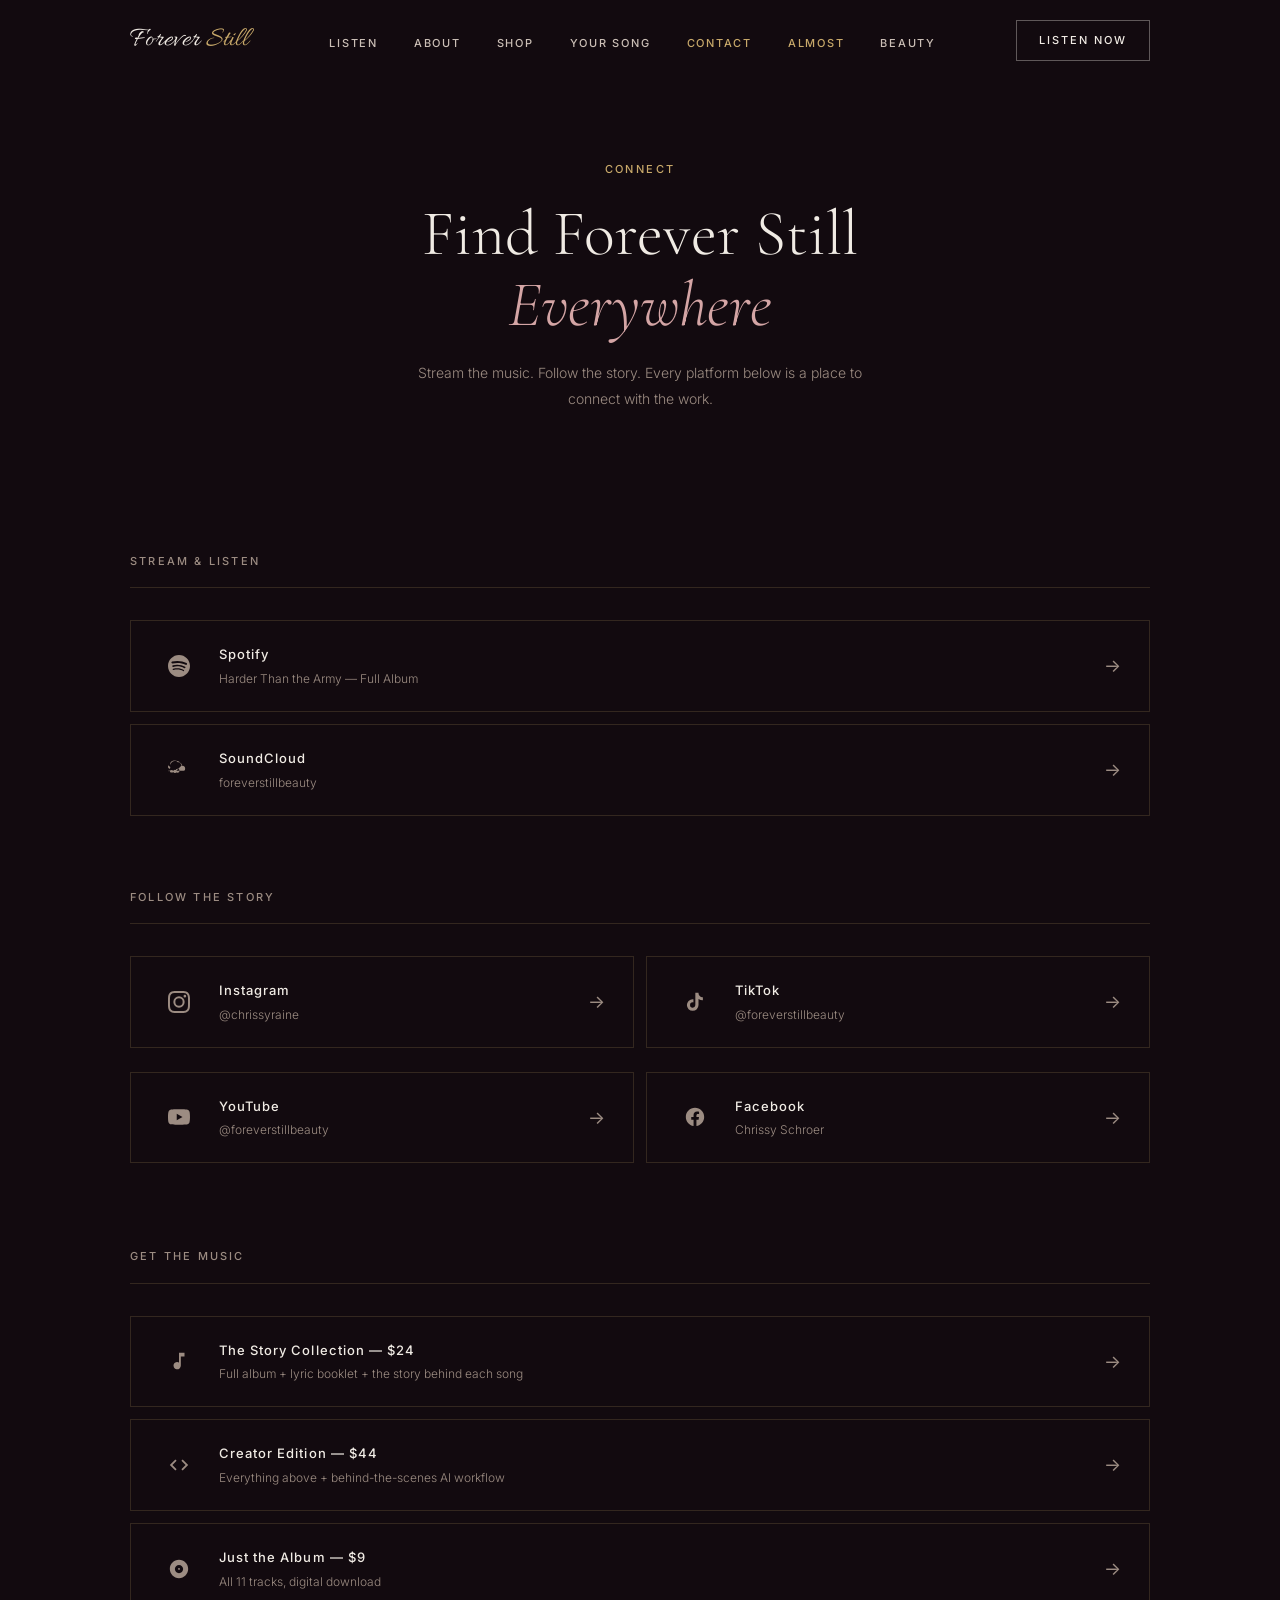
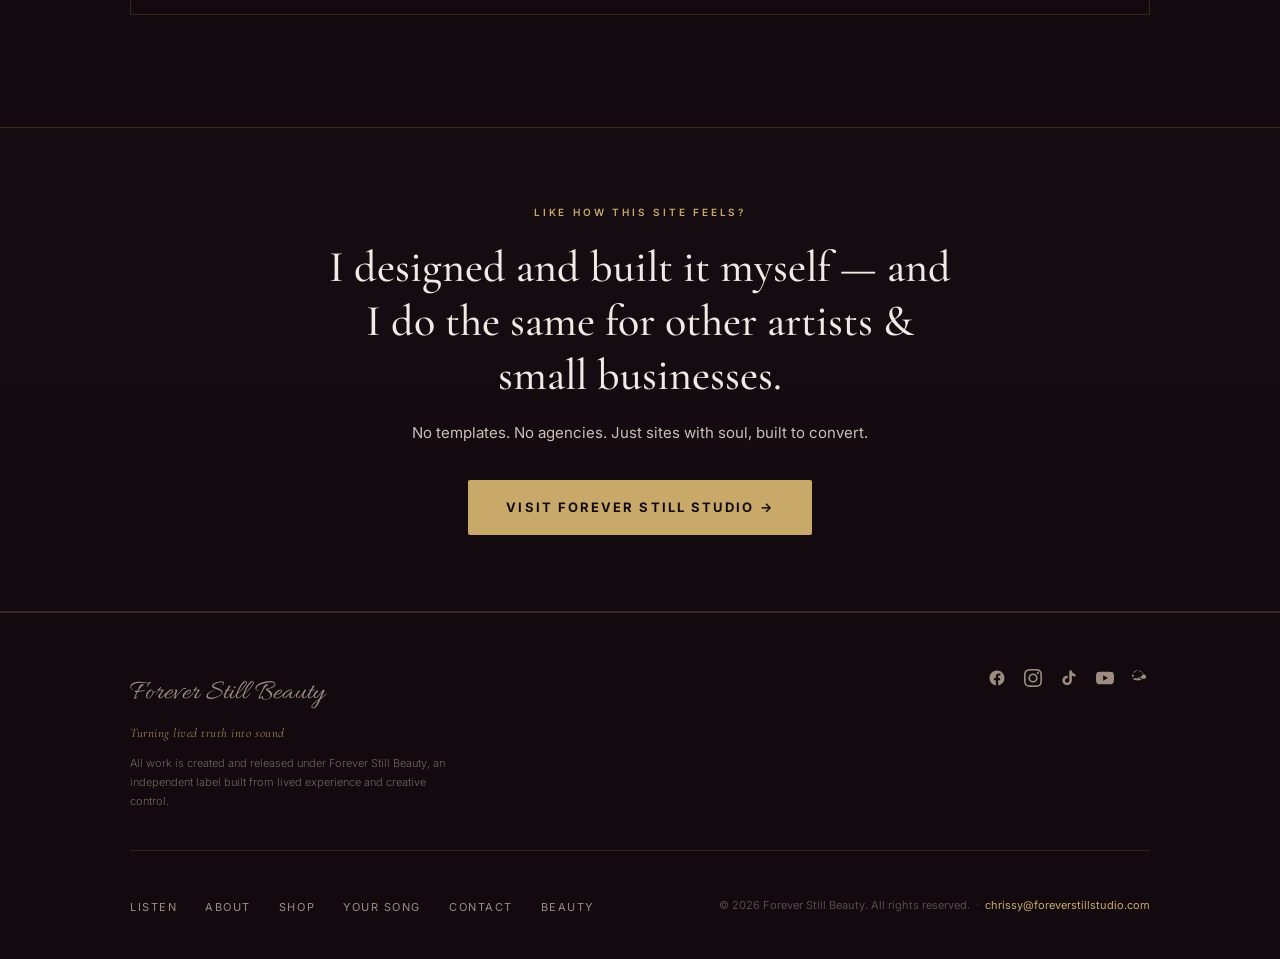
<file: contact.html>
<!DOCTYPE html>
<html lang="en">
<head>
  <meta charset="UTF-8" />
  <meta name="msvalidate.01" content="E0C6E18F4C0CC4E89583FDD7A9A06F0D" />
  <meta name="viewport" content="width=device-width, initial-scale=1.0" />
  <!-- Favicon -->
  <link rel="icon" href="images/favicon.ico" sizes="any">
  <link rel="icon" type="image/png" sizes="192x192" href="images/favicon-192x192.png">
  <link rel="icon" type="image/png" sizes="96x96" href="images/favicon-96x96.png">
  <link rel="icon" type="image/png" sizes="48x48" href="images/favicon-48x48.png">
  <link rel="icon" type="image/png" sizes="32x32" href="images/favicon-32x32.png">
  <link rel="icon" type="image/png" sizes="16x16" href="images/favicon-16x16.png">
  <link rel="apple-touch-icon" href="images/apple-touch-icon.png">
  <title>Connect — Forever Still Beauty</title>
  <meta name="description" content="Listen, follow, and connect with Forever Still Beauty. Find Chrissy Schroer on Spotify, SoundCloud, Instagram, TikTok, YouTube, and Facebook." />
  <link rel="canonical" href="https://www.foreverstillbeauty.com/contact.html" />

  <!-- Open Graph -->
  <meta property="og:title" content="Connect — Forever Still Beauty" />
  <meta property="og:description" content="Find Forever Still Beauty everywhere you listen. Spotify, SoundCloud, Instagram, TikTok, YouTube, and Facebook." />
  <meta property="og:image" content="https://www.foreverstillbeauty.com/images/album-cover.jpg" />
  <meta property="og:url" content="https://www.foreverstillbeauty.com/contact.html" />
  <meta property="og:type" content="website" />
  <meta property="og:site_name" content="Forever Still Beauty" />

  <!-- Twitter -->
  <meta name="twitter:card" content="summary_large_image" />
  <meta name="twitter:title" content="Connect — Forever Still Beauty" />
  <meta name="twitter:description" content="Find Forever Still Beauty on Spotify, SoundCloud, Instagram, TikTok, YouTube, and Facebook." />
  <meta name="twitter:image" content="https://www.foreverstillbeauty.com/images/album-cover.jpg" />

  <!-- Schema.org -->
  <script type="application/ld+json">
  {
    "@context": "https://schema.org",
    "@type": "MusicGroup",
    "name": "Forever Still Beauty",
    "url": "https://www.foreverstillbeauty.com",
    "image": "https://www.foreverstillbeauty.com/images/album-cover.jpg",
    "description": "Forever Still Beauty — independent music by Chrissy Schroer. Army veteran, mother, AI-era artist.",
    "founder": { "@type": "Person", "name": "Chrissy Schroer" },
    "sameAs": [
      "https://soundcloud.com/foreverstillbeauty",
      "https://www.instagram.com/chrissyraine/",
      "https://www.tiktok.com/@foreverstillbeauty",
      "https://www.youtube.com/@foreverstillbeauty",
      "https://www.facebook.com/clschroer"
    ]
  }
  </script>

  <link rel="preconnect" href="https://fonts.googleapis.com" />
  <link rel="preconnect" href="https://fonts.gstatic.com" crossorigin />
  <link rel="preload" href="https://fonts.googleapis.com/css2?family=Cormorant+Garamond:ital,wght@0,300;0,400;0,600;1,300;1,400&family=Allura&family=Inter:wght@300;400;500&display=swap" as="style" onload="this.onload=null;this.rel='stylesheet'">
  <noscript><link rel="stylesheet" href="https://fonts.googleapis.com/css2?family=Cormorant+Garamond:ital,wght@0,300;0,400;0,600;1,300;1,400&family=Allura&family=Inter:wght@300;400;500&display=swap"></noscript><style>
    *, *::before, *::after { box-sizing: border-box; margin: 0; padding: 0; }

    :root {
      --bg:         #120a0f;
      --bg-soft:    #1a0d14;
      --bg-warm:    #241218;
      --gold:       #C8A96A;
      --blush:      #d4a5a5;
      --text:       #f0ebe4;
      --text-muted: #9c8c82;
      --text-soft:  #cbbfb6;
      --rule:       rgba(200, 169, 106, 0.18);
      --font-display: 'Cormorant Garamond', Georgia, serif;
      --font-script:  'Allura', cursive;
      --font-sans:    'Inter', system-ui, sans-serif;
      --max-w: 1100px;
    }

    html { scroll-behavior: smooth; }
    body { background: var(--bg); color: var(--text); font-family: var(--font-sans); font-size: 16px; line-height: 1.75; -webkit-font-smoothing: antialiased; }
    a { color: inherit; text-decoration: none; }

    .container { width: 100%; max-width: var(--max-w); margin: 0 auto; padding: 0 40px; }

    /* Nav */
    @keyframes logoFloat { 0%, 100% { transform: translateY(0px); } 50% { transform: translateY(-8px); } }
    .nav { position: fixed; top: 0; left: 0; right: 0; z-index: 100; padding: 16px 0; background: transparent; transition: background 0.5s ease, backdrop-filter 0.5s ease, padding 0.4s ease; }
    .nav.scrolled { background: rgba(18,10,15,0.88); backdrop-filter: blur(18px); -webkit-backdrop-filter: blur(18px); padding: 10px 0; border-bottom: 1px solid var(--rule); }
    .nav__inner { display: flex; align-items: center; justify-content: space-between; }
    .nav__logo { font-family: var(--font-script); font-size: 28px; color: var(--text); }
    .nav__logo span { color: var(--gold); }
    .nav__logo img { filter: sepia(0.6) saturate(1.8) hue-rotate(-8deg) brightness(0.92) contrast(1.05); animation: logoFloat 4s ease-in-out infinite; transition: filter 0.3s ease; }
    .nav__logo img:hover { filter: sepia(0.4) saturate(2.2) hue-rotate(-8deg) brightness(1.05) contrast(1.05); }
    .nav__links { display: flex; gap: 36px; list-style: none; }
    @keyframes navWave { 0%, 100% { transform: translateY(0px); } 50% { transform: translateY(-3px); } }
    .nav__links li { animation: navWave 3.5s ease-in-out infinite; }
    .nav__links li:nth-child(1) { animation-delay: 0s; }
    .nav__links li:nth-child(2) { animation-delay: 0.18s; }
    .nav__links li:nth-child(3) { animation-delay: 0.36s; }
    .nav__links li:nth-child(4) { animation-delay: 0.54s; }
    .nav__links li:nth-child(5) { animation-delay: 0.72s; }
    .nav__links a { font-family: var(--font-sans); font-size: 11px; font-weight: 500; letter-spacing: 0.16em; text-transform: uppercase; color: var(--text-soft); transition: color 0.2s ease; }
    .nav__links a:hover { color: var(--gold); }
    .btn { display: inline-block; font-family: var(--font-sans); font-size: 11px; font-weight: 500; letter-spacing: 0.18em; text-transform: uppercase; padding: 10px 22px; border: 1px solid rgba(240,235,228,0.35); color: var(--text); transition: border-color 0.2s ease, color 0.2s ease; }
    .btn:hover { border-color: var(--gold); color: var(--gold); }

    /* Hero */
    .page-hero { padding: 160px 0 80px; text-align: center; }
    .page-hero__eyebrow { font-family: var(--font-sans); font-size: 11px; font-weight: 500; letter-spacing: 0.22em; text-transform: uppercase; color: var(--gold); margin-bottom: 20px; }
    .page-hero__title { font-family: var(--font-display); font-size: clamp(36px, 5vw, 64px); font-weight: 300; line-height: 1.1; color: var(--text); margin-bottom: 20px; }
    .page-hero__title em { font-style: italic; color: var(--blush); }
    .page-hero__sub { font-family: var(--font-sans); font-size: 14px; font-weight: 300; color: var(--text-muted); max-width: 480px; margin: 0 auto; line-height: 1.85; }

    /* Link grid */
    .links-section { padding: 60px 0 100px; }
    .links-section__label { font-family: var(--font-sans); font-size: 11px; font-weight: 500; letter-spacing: 0.2em; text-transform: uppercase; color: var(--text-muted); margin-bottom: 32px; padding-bottom: 16px; border-bottom: 1px solid var(--rule); }

    .link-card { display: flex; align-items: center; gap: 20px; padding: 22px 28px; border: 1px solid var(--rule); margin-bottom: 12px; transition: border-color 0.25s ease, background 0.25s ease; }
    .link-card:hover { border-color: var(--gold); background: rgba(200,169,106,0.04); }
    .link-card__icon { width: 40px; height: 40px; flex-shrink: 0; display: flex; align-items: center; justify-content: center; color: var(--text-muted); transition: color 0.25s ease; }
    .link-card:hover .link-card__icon { color: var(--gold); }
    .link-card__icon svg { width: 22px; height: 22px; fill: currentColor; }
    .link-card__text { flex: 1; }
    .link-card__platform { font-family: var(--font-sans); font-size: 13px; font-weight: 500; letter-spacing: 0.08em; color: var(--text); }
    .link-card__handle { font-family: var(--font-sans); font-size: 12px; font-weight: 300; color: var(--text-muted); margin-top: 2px; }
    .link-card__arrow { color: var(--text-muted); font-size: 18px; transition: color 0.25s ease, transform 0.25s ease; }
    .link-card:hover .link-card__arrow { color: var(--gold); transform: translateX(4px); }

    .links-grid { display: grid; grid-template-columns: 1fr 1fr; gap: 12px; margin-bottom: 12px; }

    /* Divider */
    .section-gap { height: 60px; }

    /* Footer */
    .footer { border-top: 1px solid var(--rule); padding: 56px 0 40px; }
    .footer__top { display: flex; align-items: flex-start; justify-content: space-between; gap: 32px; flex-wrap: wrap; margin-bottom: 40px; padding-bottom: 40px; border-bottom: 1px solid var(--rule); }
    .footer__logo { font-family: var(--font-script); font-size: 28px; color: var(--text-muted); display: block; margin-bottom: 4px; }
    .footer__tagline { font-family: var(--font-display); font-size: 13px; font-style: italic; color: var(--gold); opacity: 0.75; margin-bottom: 10px; letter-spacing: 0.04em; }
    .footer__label { font-family: var(--font-sans); font-size: 11px; font-weight: 300; color: var(--text-muted); max-width: 320px; line-height: 1.7; opacity: 0.7; }
    .footer__social { display: flex; gap: 18px; align-items: center; }
    .footer__social a { color: var(--text-muted); transition: color 0.2s ease; display: flex; align-items: center; }
    .footer__social a:hover { color: var(--gold); }
    .footer__social svg { width: 18px; height: 18px; fill: currentColor; }
    .footer__inner { display: flex; align-items: center; justify-content: space-between; gap: 24px; flex-wrap: wrap; }
    .footer__links { display: flex; gap: 28px; list-style: none; }
    .footer__links a { font-family: var(--font-sans); font-size: 11px; letter-spacing: 0.14em; text-transform: uppercase; color: var(--text-muted); transition: color 0.2s ease; }
    .footer__links a:hover { color: var(--gold); }
    .footer__copy { font-family: var(--font-sans); font-size: 11px; color: rgba(156,140,130,0.5); }

    @media (max-width: 900px) {
      .container { padding: 0 24px; }
      .nav__links { display: none; }
      .links-grid { grid-template-columns: 1fr; }
      .footer__inner { flex-direction: column; text-align: center; }
      .footer__links { flex-wrap: wrap; justify-content: center; }
      .footer__top { flex-direction: column; }
    }
  </style>
</head>
<body>
  <canvas id="sparkleCanvas" aria-hidden="true" style="position:fixed;inset:0;z-index:9999;pointer-events:none;width:100%;height:100%;"></canvas>
  

  <!-- Nav -->
  <nav class="nav" id="nav">
    <div class="container">
      <div class="nav__inner">
        <a href="index.html" class="nav__logo">Forever <span>Still</span></a>
        <ul class="nav__links">
          <li><a href="index.html#music">Listen</a></li>
          <li><a href="about.html">About</a></li>
          <li><a href="index.html#offer">Shop</a></li>
          <li><a href="method.html">Your Song</a></li>
          <li><a href="contact.html" style="color:var(--gold);">Contact</a></li>
          <li><a href="almost.html" style="color:var(--gold);">Almost</a></li>
          <li><a href="beauty.html">Beauty</a></li>
        </ul>
        <a href="index.html#music" class="btn">Listen Now</a>
      </div>
    </div>
  </nav>

  <!-- Hero -->
  <div class="page-hero">
    <div class="container">
      <p class="page-hero__eyebrow">Connect</p>
      <h1 class="page-hero__title">Find Forever Still<br /><em>Everywhere</em></h1>
      <p class="page-hero__sub">Stream the music. Follow the story. Every platform below is a place to connect with the work.</p>
    </div>
  </div>

  <!-- Links -->
  <section class="links-section">
    <div class="container">

      <p class="links-section__label">Stream &amp; Listen</p>

      <a href="https://open.spotify.com/album/1F6t3QuGyWC9EYXmyEu3eO" target="_blank" rel="noopener" class="link-card">
        <div class="link-card__icon">
          <svg viewBox="0 0 24 24"><path d="M12 0C5.4 0 0 5.4 0 12s5.4 12 12 12 12-5.4 12-12S18.66 0 12 0zm5.521 17.34c-.24.359-.66.48-1.021.24-2.82-1.74-6.36-2.101-10.561-1.141-.418.122-.779-.179-.899-.539-.12-.421.18-.78.54-.9 4.56-1.021 8.52-.6 11.64 1.32.42.18.479.659.301 1.02zm1.44-3.3c-.301.42-.841.6-1.262.3-3.239-1.98-8.159-2.58-11.939-1.38-.479.12-1.02-.12-1.14-.6-.12-.48.12-1.021.6-1.141C9.6 9.9 15 10.561 18.72 12.84c.361.181.54.78.241 1.2zm.12-3.36C15.24 8.4 8.82 8.16 5.16 9.301c-.6.179-1.2-.181-1.38-.721-.18-.601.18-1.2.72-1.381 4.26-1.26 11.28-1.02 15.721 1.621.539.3.719 1.02.419 1.56-.299.421-1.02.599-1.559.3z"/></svg>
        </div>
        <div class="link-card__text">
          <p class="link-card__platform">Spotify</p>
          <p class="link-card__handle">Harder Than the Army — Full Album</p>
        </div>
        <span class="link-card__arrow">→</span>
      </a>

      <a href="https://soundcloud.com/foreverstillbeauty" target="_blank" rel="noopener" class="link-card">
        <div class="link-card__icon">
          <svg viewBox="0 0 24 24"><path d="M1.175 12.225c-.017 0-.034.003-.05.006a.64.64 0 00-.496.635c0 .35.284.635.634.635h.012l.438-1.276h-.538zm1.502 0c-.068 0-.137.007-.203.02l-.355 1.256.355 1.054c.066.013.135.02.203.02a1.3 1.3 0 100-2.35zm2.302.14a1.159 1.159 0 00-1.158 1.16 1.159 1.159 0 102.317 0 1.16 1.16 0 00-1.159-1.16zm2.6-.508a1.667 1.667 0 100 3.335 1.667 1.667 0 000-3.335zm2.9-1.117a2.178 2.178 0 100 4.355 2.178 2.178 0 000-4.355zm4.6-3.84c-.21 0-.418.016-.624.046C13.956 3.82 11.514 2 8.65 2 6.73 2 4.997 2.756 3.72 3.986 3.02 4.657 2.5 5.494 2.193 6.426c-.135.003-.27.009-.404.02C.786 6.55 0 7.447 0 8.538c0 1.094.79 1.982 1.77 1.982h.405l.355-1.271-.355-1.065h-.405c-.49 0-.889-.398-.889-.888 0-.487.398-.885.888-.885.14 0 .274.034.393.095C2.23 6.3 2.19 6.09 2.19 5.87c0-1.5.8-2.814 2-3.55a4.92 4.92 0 012.46-.66c1.62 0 3.072.764 3.993 1.95.28-.065.573-.1.875-.1 2.073 0 3.752 1.68 3.752 3.752 0 .07-.002.14-.006.21.21-.053.433-.082.663-.082 1.52 0 2.752 1.232 2.752 2.752S18.65 12.894 17.13 12.894H9.08"/></svg>
        </div>
        <div class="link-card__text">
          <p class="link-card__platform">SoundCloud</p>
          <p class="link-card__handle">foreverstillbeauty</p>
        </div>
        <span class="link-card__arrow">→</span>
      </a>

      <div class="section-gap"></div>
      <p class="links-section__label">Follow the Story</p>

      <div class="links-grid">
        <a href="https://www.instagram.com/chrissyraine/" target="_blank" rel="noopener" class="link-card">
          <div class="link-card__icon">
            <svg viewBox="0 0 24 24"><path d="M12 2.163c3.204 0 3.584.012 4.85.07 3.252.148 4.771 1.691 4.919 4.919.058 1.265.069 1.645.069 4.849 0 3.205-.012 3.584-.069 4.849-.149 3.225-1.664 4.771-4.919 4.919-1.266.058-1.644.07-4.85.07-3.204 0-3.584-.012-4.849-.07-3.26-.149-4.771-1.699-4.919-4.92-.058-1.265-.07-1.644-.07-4.849 0-3.204.013-3.583.07-4.849.149-3.227 1.664-4.771 4.919-4.919 1.266-.057 1.645-.069 4.849-.069zm0-2.163c-3.259 0-3.667.014-4.947.072-4.358.2-6.78 2.618-6.98 6.98-.059 1.281-.073 1.689-.073 4.948 0 3.259.014 3.668.072 4.948.2 4.358 2.618 6.78 6.98 6.98 1.281.058 1.689.072 4.948.072 3.259 0 3.668-.014 4.948-.072 4.354-.2 6.782-2.618 6.979-6.98.059-1.28.073-1.689.073-4.948 0-3.259-.014-3.667-.072-4.947-.196-4.354-2.617-6.78-6.979-6.98-1.281-.059-1.69-.073-4.949-.073zm0 5.838a6.162 6.162 0 100 12.324 6.162 6.162 0 000-12.324zM12 16a4 4 0 110-8 4 4 0 010 8zm6.406-11.845a1.44 1.44 0 100 2.881 1.44 1.44 0 000-2.881z"/></svg>
          </div>
          <div class="link-card__text">
            <p class="link-card__platform">Instagram</p>
            <p class="link-card__handle">@chrissyraine</p>
          </div>
          <span class="link-card__arrow">→</span>
        </a>

        <a href="https://www.tiktok.com/@foreverstillbeauty" target="_blank" rel="noopener" class="link-card">
          <div class="link-card__icon">
            <svg viewBox="0 0 24 24"><path d="M19.59 6.69a4.83 4.83 0 01-3.77-4.25V2h-3.45v13.67a2.89 2.89 0 01-2.88 2.5 2.89 2.89 0 01-2.89-2.89 2.89 2.89 0 012.89-2.89c.28 0 .54.04.79.1V9.01a6.32 6.32 0 00-.79-.05 6.34 6.34 0 00-6.34 6.34 6.34 6.34 0 006.34 6.34 6.34 6.34 0 006.33-6.34V8.69a8.18 8.18 0 004.78 1.52V6.76a4.85 4.85 0 01-1.01-.07z"/></svg>
          </div>
          <div class="link-card__text">
            <p class="link-card__platform">TikTok</p>
            <p class="link-card__handle">@foreverstillbeauty</p>
          </div>
          <span class="link-card__arrow">→</span>
        </a>

        <a href="https://www.youtube.com/@foreverstillbeauty" target="_blank" rel="noopener" class="link-card">
          <div class="link-card__icon">
            <svg viewBox="0 0 24 24"><path d="M23.498 6.186a3.016 3.016 0 00-2.122-2.136C19.505 3.545 12 3.545 12 3.545s-7.505 0-9.377.505A3.017 3.017 0 00.502 6.186C0 8.07 0 12 0 12s0 3.93.502 5.814a3.016 3.016 0 002.122 2.136c1.871.505 9.376.505 9.376.505s7.505 0 9.377-.505a3.015 3.015 0 002.122-2.136C24 15.93 24 12 24 12s0-3.93-.502-5.814zM9.545 15.568V8.432L15.818 12l-6.273 3.568z"/></svg>
          </div>
          <div class="link-card__text">
            <p class="link-card__platform">YouTube</p>
            <p class="link-card__handle">@foreverstillbeauty</p>
          </div>
          <span class="link-card__arrow">→</span>
        </a>

        <a href="https://www.facebook.com/clschroer" target="_blank" rel="noopener" class="link-card">
          <div class="link-card__icon">
            <svg viewBox="0 0 24 24"><path d="M22 12c0-5.523-4.477-10-10-10S2 6.477 2 12c0 4.991 3.657 9.128 8.438 9.878v-6.987H7.9v-2.89h2.538V9.845c0-2.506 1.492-3.89 3.777-3.89 1.094 0 2.238.195 2.238.195v2.46h-1.26c-1.243 0-1.63.771-1.63 1.562V12h2.773l-.443 2.89h-2.33v6.988C18.343 21.128 22 16.991 22 12z"/></svg>
          </div>
          <div class="link-card__text">
            <p class="link-card__platform">Facebook</p>
            <p class="link-card__handle">Chrissy Schroer</p>
          </div>
          <span class="link-card__arrow">→</span>
        </a>
      </div>

      <div class="section-gap"></div>
      <p class="links-section__label">Get the Music</p>

      <a href="story-collection.html" class="link-card">
        <div class="link-card__icon">
          <svg viewBox="0 0 24 24"><path d="M12 3v10.55A4 4 0 1014 17V7h4V3h-6z"/></svg>
        </div>
        <div class="link-card__text">
          <p class="link-card__platform">The Story Collection — $24</p>
          <p class="link-card__handle">Full album + lyric booklet + the story behind each song</p>
        </div>
        <span class="link-card__arrow">→</span>
      </a>

      <a href="creator-edition.html" class="link-card">
        <div class="link-card__icon">
          <svg viewBox="0 0 24 24"><path d="M9.4 16.6L4.8 12l4.6-4.6L8 6l-6 6 6 6 1.4-1.4zm5.2 0l4.6-4.6-4.6-4.6L16 6l6 6-6 6-1.4-1.4z"/></svg>
        </div>
        <div class="link-card__text">
          <p class="link-card__platform">Creator Edition — $44</p>
          <p class="link-card__handle">Everything above + behind-the-scenes AI workflow</p>
        </div>
        <span class="link-card__arrow">→</span>
      </a>

      <a href="album.html" class="link-card">
        <div class="link-card__icon">
          <svg viewBox="0 0 24 24"><path d="M12 2C6.48 2 2 6.48 2 12s4.48 10 10 10 10-4.48 10-10S17.52 2 12 2zm0 14.5c-2.49 0-4.5-2.01-4.5-4.5S9.51 7.5 12 7.5s4.5 2.01 4.5 4.5-2.01 4.5-4.5 4.5zm0-5.5c-.55 0-1 .45-1 1s.45 1 1 1 1-.45 1-1-.45-1-1-1z"/></svg>
        </div>
        <div class="link-card__text">
          <p class="link-card__platform">Just the Album — $9</p>
          <p class="link-card__handle">All 11 tracks, digital download</p>
        </div>
        <span class="link-card__arrow">→</span>
      </a>

    </div>
  </section>

  <!-- Footer -->
  <!-- ── Studio CTA ── -->
  <style>
    .studio-cta__btn {
      display:inline-block;background:#C8A96A;color:#120a0f;
      font-family:'Inter',sans-serif;font-size:13px;font-weight:700;
      letter-spacing:0.16em;text-transform:uppercase;text-decoration:none;
      padding:16px 38px;border-radius:2px;
      transition:transform 0.2s ease, box-shadow 0.2s ease, background 0.2s ease;
    }
    .studio-cta__btn:hover {
      transform:translateY(-2px);
      box-shadow:0 10px 30px rgba(200,169,106,0.3);
      background:#d8bd84;
    }
  </style>
  <section style="background:linear-gradient(180deg,#160d12 0%,#120a0f 100%);border-top:1px solid rgba(200,169,106,0.2);border-bottom:1px solid rgba(200,169,106,0.2);padding:76px 40px;text-align:center;">
    <p style="font-family:'Inter',sans-serif;font-size:10px;font-weight:600;letter-spacing:0.28em;text-transform:uppercase;color:#C8A96A;margin:0 0 20px;">Like how this site feels?</p>
    <h2 style="font-family:'Cormorant Garamond',Georgia,serif;font-size:clamp(28px,5vw,44px);font-weight:500;color:#f0ebe4;line-height:1.22;margin:0 auto 18px;max-width:640px;">I designed and built it myself &mdash; and I do the same for other artists &amp; small businesses.</h2>
    <p style="font-family:'Inter',sans-serif;font-size:15px;line-height:1.7;color:#cbbfb6;max-width:480px;margin:0 auto 34px;">No templates. No agencies. Just sites with soul, built to convert.</p>
    <a href="https://www.foreverstillstudio.com" target="_blank" rel="noopener" class="studio-cta__btn">Visit Forever Still Studio &rarr;</a>
  </section>

  <footer class="footer">
    <div class="container">
      <div class="footer__top">
        <div class="footer__brand">
          <a href="index.html" class="footer__logo">Forever Still Beauty</a>
          <p class="footer__tagline">Turning lived truth into sound</p>
          <p class="footer__label">All work is created and released under Forever Still Beauty, an independent label built from lived experience and creative control.</p>
        </div>
        <div class="footer__social">
          <a href="https://www.facebook.com/clschroer" target="_blank" rel="noopener" aria-label="Facebook"><svg viewBox="0 0 24 24" fill="currentColor"><path d="M22 12c0-5.523-4.477-10-10-10S2 6.477 2 12c0 4.991 3.657 9.128 8.438 9.878v-6.987H7.9v-2.89h2.538V9.845c0-2.506 1.492-3.89 3.777-3.89 1.094 0 2.238.195 2.238.195v2.46h-1.26c-1.243 0-1.63.771-1.63 1.562V12h2.773l-.443 2.89h-2.33v6.988C18.343 21.128 22 16.991 22 12z"/></svg></a>
          <a href="https://www.instagram.com/chrissyraine/" target="_blank" rel="noopener" aria-label="Instagram"><svg viewBox="0 0 24 24" fill="currentColor"><path d="M12 2.163c3.204 0 3.584.012 4.85.07 3.252.148 4.771 1.691 4.919 4.919.058 1.265.069 1.645.069 4.849 0 3.205-.012 3.584-.069 4.849-.149 3.225-1.664 4.771-4.919 4.919-1.266.058-1.644.07-4.85.07-3.204 0-3.584-.012-4.849-.07-3.26-.149-4.771-1.699-4.919-4.92-.058-1.265-.07-1.644-.07-4.849 0-3.204.013-3.583.07-4.849.149-3.227 1.664-4.771 4.919-4.919 1.266-.057 1.645-.069 4.849-.069zm0-2.163c-3.259 0-3.667.014-4.947.072-4.358.2-6.78 2.618-6.98 6.98-.059 1.281-.073 1.689-.073 4.948 0 3.259.014 3.668.072 4.948.2 4.358 2.618 6.78 6.98 6.98 1.281.058 1.689.072 4.948.072 3.259 0 3.668-.014 4.948-.072 4.354-.2 6.782-2.618 6.979-6.98.059-1.28.073-1.689.073-4.948 0-3.259-.014-3.667-.072-4.947-.196-4.354-2.617-6.78-6.979-6.98-1.281-.059-1.69-.073-4.949-.073zm0 5.838a6.162 6.162 0 100 12.324 6.162 6.162 0 000-12.324zM12 16a4 4 0 110-8 4 4 0 010 8zm6.406-11.845a1.44 1.44 0 100 2.881 1.44 1.44 0 000-2.881z"/></svg></a>
          <a href="https://www.tiktok.com/@foreverstillbeauty" target="_blank" rel="noopener" aria-label="TikTok"><svg viewBox="0 0 24 24" fill="currentColor"><path d="M19.59 6.69a4.83 4.83 0 01-3.77-4.25V2h-3.45v13.67a2.89 2.89 0 01-2.88 2.5 2.89 2.89 0 01-2.89-2.89 2.89 2.89 0 012.89-2.89c.28 0 .54.04.79.1V9.01a6.32 6.32 0 00-.79-.05 6.34 6.34 0 00-6.34 6.34 6.34 6.34 0 006.34 6.34 6.34 6.34 0 006.33-6.34V8.69a8.18 8.18 0 004.78 1.52V6.76a4.85 4.85 0 01-1.01-.07z"/></svg></a>
          <a href="https://www.youtube.com/@foreverstillbeauty" target="_blank" rel="noopener" aria-label="YouTube"><svg viewBox="0 0 24 24" fill="currentColor"><path d="M23.498 6.186a3.016 3.016 0 00-2.122-2.136C19.505 3.545 12 3.545 12 3.545s-7.505 0-9.377.505A3.017 3.017 0 00.502 6.186C0 8.07 0 12 0 12s0 3.93.502 5.814a3.016 3.016 0 002.122 2.136c1.871.505 9.376.505 9.376.505s7.505 0 9.377-.505a3.015 3.015 0 002.122-2.136C24 15.93 24 12 24 12s0-3.93-.502-5.814zM9.545 15.568V8.432L15.818 12l-6.273 3.568z"/></svg></a>
          <a href="https://soundcloud.com/foreverstillbeauty" target="_blank" rel="noopener" aria-label="SoundCloud"><svg viewBox="0 0 24 24" fill="currentColor"><path d="M1.175 12.225c-.017 0-.034.003-.05.006a.64.64 0 00-.496.635c0 .35.284.635.634.635h.012l.438-1.276h-.538zm1.502 0c-.068 0-.137.007-.203.02l-.355 1.256.355 1.054c.066.013.135.02.203.02a1.3 1.3 0 100-2.35zm2.302.14a1.159 1.159 0 00-1.158 1.16 1.159 1.159 0 102.317 0 1.16 1.16 0 00-1.159-1.16zm2.6-.508a1.667 1.667 0 100 3.335 1.667 1.667 0 000-3.335zm2.9-1.117a2.178 2.178 0 100 4.355 2.178 2.178 0 000-4.355zm4.6-3.84c-.21 0-.418.016-.624.046C13.956 3.82 11.514 2 8.65 2 6.73 2 4.997 2.756 3.72 3.986 3.02 4.657 2.5 5.494 2.193 6.426c-.135.003-.27.009-.404.02C.786 6.55 0 7.447 0 8.538c0 1.094.79 1.982 1.77 1.982h.405l.355-1.271-.355-1.065h-.405c-.49 0-.889-.398-.889-.888 0-.487.398-.885.888-.885.14 0 .274.034.393.095C2.23 6.3 2.19 6.09 2.19 5.87c0-1.5.8-2.814 2-3.55a4.92 4.92 0 012.46-.66c1.62 0 3.072.764 3.993 1.95.28-.065.573-.1.875-.1 2.073 0 3.752 1.68 3.752 3.752 0 .07-.002.14-.006.21.21-.053.433-.082.663-.082 1.52 0 2.752 1.232 2.752 2.752S18.65 12.894 17.13 12.894H9.08"/></svg></a>
        </div>
      </div>
      <div class="footer__inner">
        <ul class="footer__links">
          <li><a href="index.html#music">Listen</a></li>
          <li><a href="about.html">About</a></li>
          <li><a href="index.html#offer">Shop</a></li>
          <li><a href="method.html">Your Song</a></li>
          <li><a href="contact.html">Contact</a></li>
          <li><a href="beauty.html">Beauty</a></li>
        </ul>
        <p class="footer__copy">&copy; 2026 Forever Still Beauty. All rights reserved. &nbsp;·&nbsp; <a href="mailto:chrissy@foreverstillstudio.com" style="color:var(--gold);text-decoration:none;">chrissy@foreverstillstudio.com</a></p>
      </div>
    </div>
  </footer>

  <script>
    const nav = document.getElementById('nav');
    window.addEventListener('scroll', () => {
      nav.classList.toggle('scrolled', window.scrollY > 60);
    }, { passive: true });
  </script>

  <!-- Gold cursor sparkle trail (ported from Forever Still Studio) -->
  <script>
  (function () {
    var canvas = document.getElementById('sparkleCanvas');
    if (!canvas) return;
    if (window.matchMedia('(max-width: 768px)').matches) return;
    if (window.matchMedia('(prefers-reduced-motion: reduce)').matches) return;
    var ctx = canvas.getContext('2d');
    var sparkles = [];
    var lastX = 0, lastY = 0;
    var MIN_DIST = 8;
    var GOLD = { r: 200, g: 169, b: 106 };
    function resize() { canvas.width = window.innerWidth; canvas.height = window.innerHeight; }
    resize();
    window.addEventListener('resize', resize);
    function drawSparkle(x, y, size, alpha, rotation) {
      ctx.save();
      ctx.translate(x, y);
      ctx.rotate(rotation);
      ctx.globalAlpha = alpha;
      ctx.fillStyle = 'rgb(' + GOLD.r + ',' + GOLD.g + ',' + GOLD.b + ')';
      var outer = size, inner = size * 0.35;
      ctx.beginPath(); ctx.moveTo(0,-outer); ctx.lineTo(inner,-inner); ctx.lineTo(0,0); ctx.lineTo(-inner,-inner); ctx.closePath(); ctx.fill();
      ctx.beginPath(); ctx.moveTo(0,0); ctx.lineTo(inner,inner); ctx.lineTo(0,outer); ctx.lineTo(-inner,inner); ctx.closePath(); ctx.fill();
      ctx.beginPath(); ctx.moveTo(-outer,0); ctx.lineTo(-inner,inner); ctx.lineTo(0,0); ctx.lineTo(-inner,-inner); ctx.closePath(); ctx.fill();
      ctx.beginPath(); ctx.moveTo(0,0); ctx.lineTo(inner,inner); ctx.lineTo(outer,0); ctx.lineTo(inner,-inner); ctx.closePath(); ctx.fill();
      ctx.restore();
    }
    document.addEventListener('mousemove', function (e) {
      var dx = e.clientX - lastX, dy = e.clientY - lastY;
      var dist = Math.sqrt(dx*dx + dy*dy);
      if (dist > MIN_DIST) {
        var count = dist > 30 ? 2 : 1;
        for (var i = 0; i < count; i++) {
          sparkles.push({
            x: e.clientX + (Math.random()-0.5)*10,
            y: e.clientY + (Math.random()-0.5)*10,
            size: 3 + Math.random()*5,
            alpha: 0.7 + Math.random()*0.3,
            rotation: Math.random()*Math.PI,
            driftX: (Math.random()-0.5)*0.6,
            driftY: -0.3 - Math.random()*0.5,
            fadeRate: 0.015 + Math.random()*0.01,
            spin: (Math.random()-0.5)*0.04
          });
        }
      }
      lastX = e.clientX; lastY = e.clientY;
    });
    function animate() {
      ctx.clearRect(0, 0, canvas.width, canvas.height);
      for (var i = sparkles.length - 1; i >= 0; i--) {
        var s = sparkles[i];
        s.alpha -= s.fadeRate; s.x += s.driftX; s.y += s.driftY;
        s.rotation += s.spin; s.size *= 0.98;
        if (s.alpha <= 0 || s.size < 0.5) { sparkles.splice(i, 1); continue; }
        drawSparkle(s.x, s.y, s.size, s.alpha, s.rotation);
      }
      requestAnimationFrame(animate);
    }
    animate();
  })();
  </script>

</body>
</html>
</file>
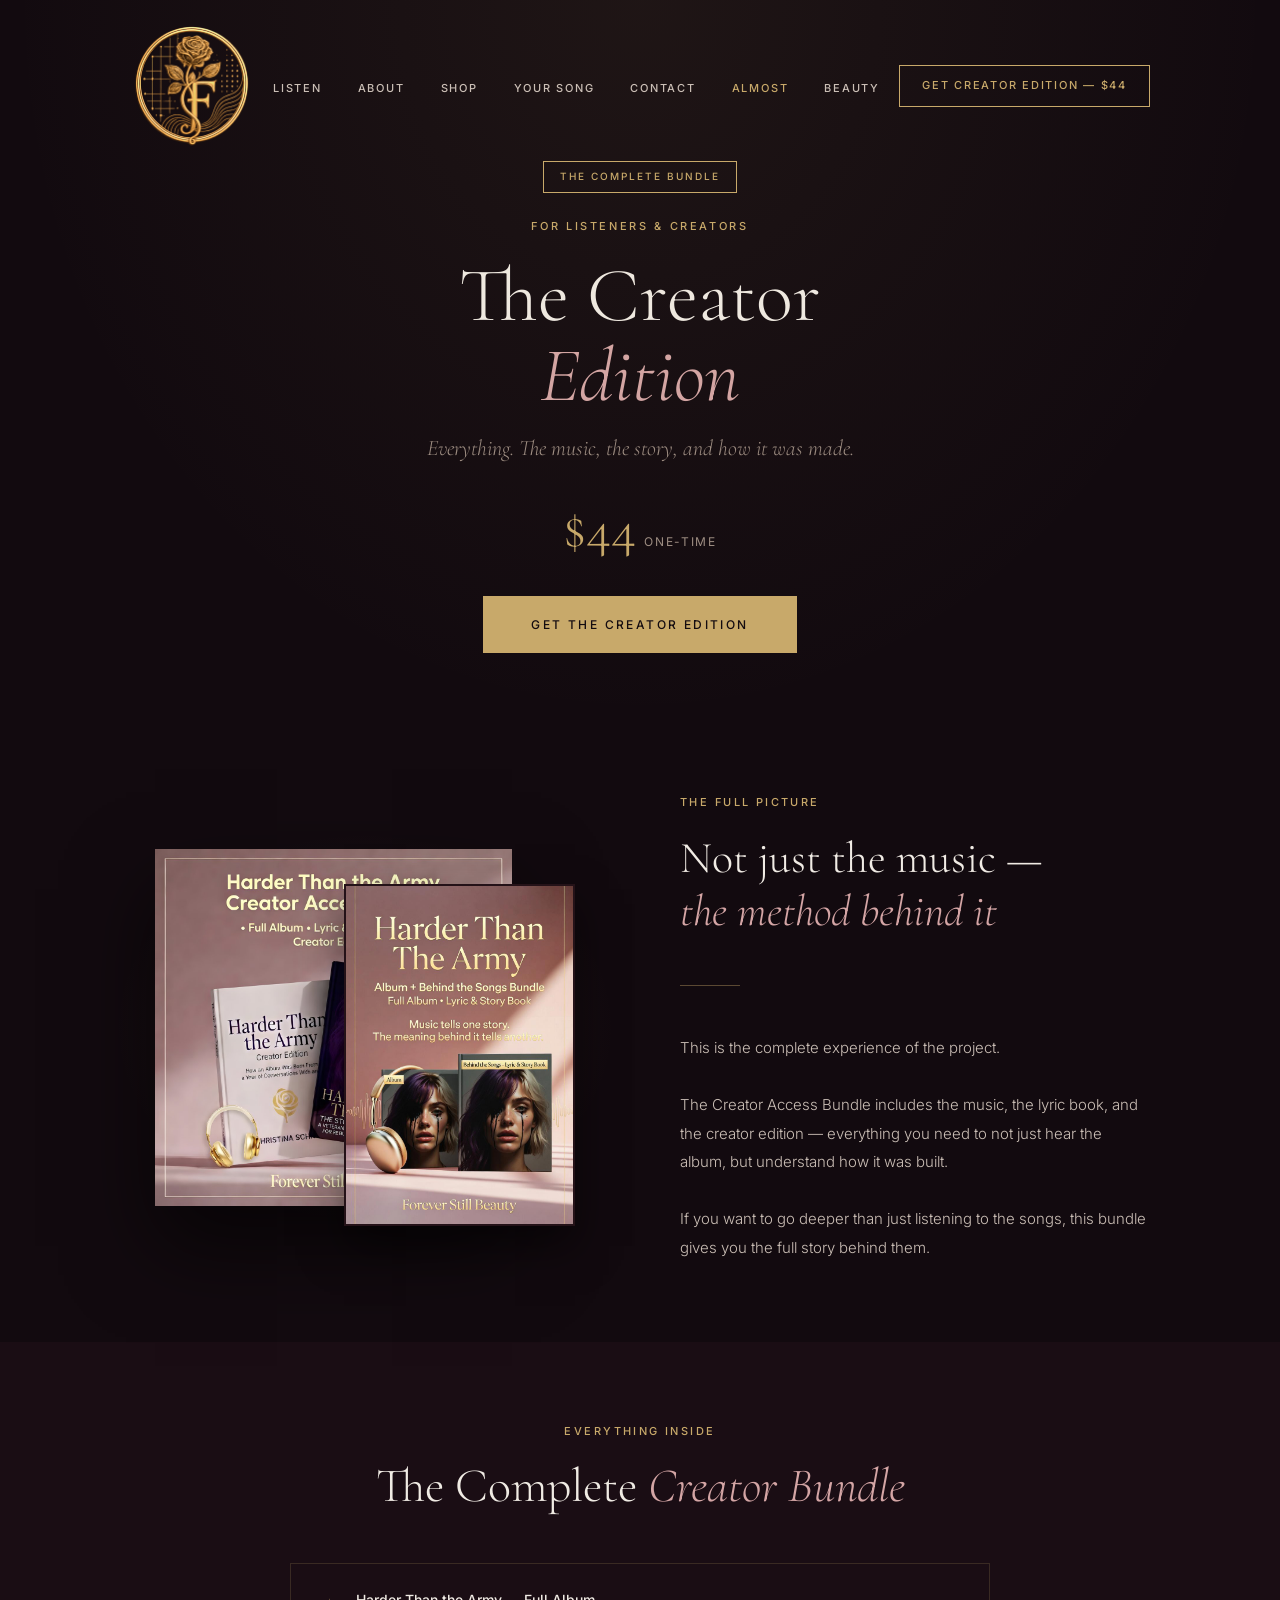
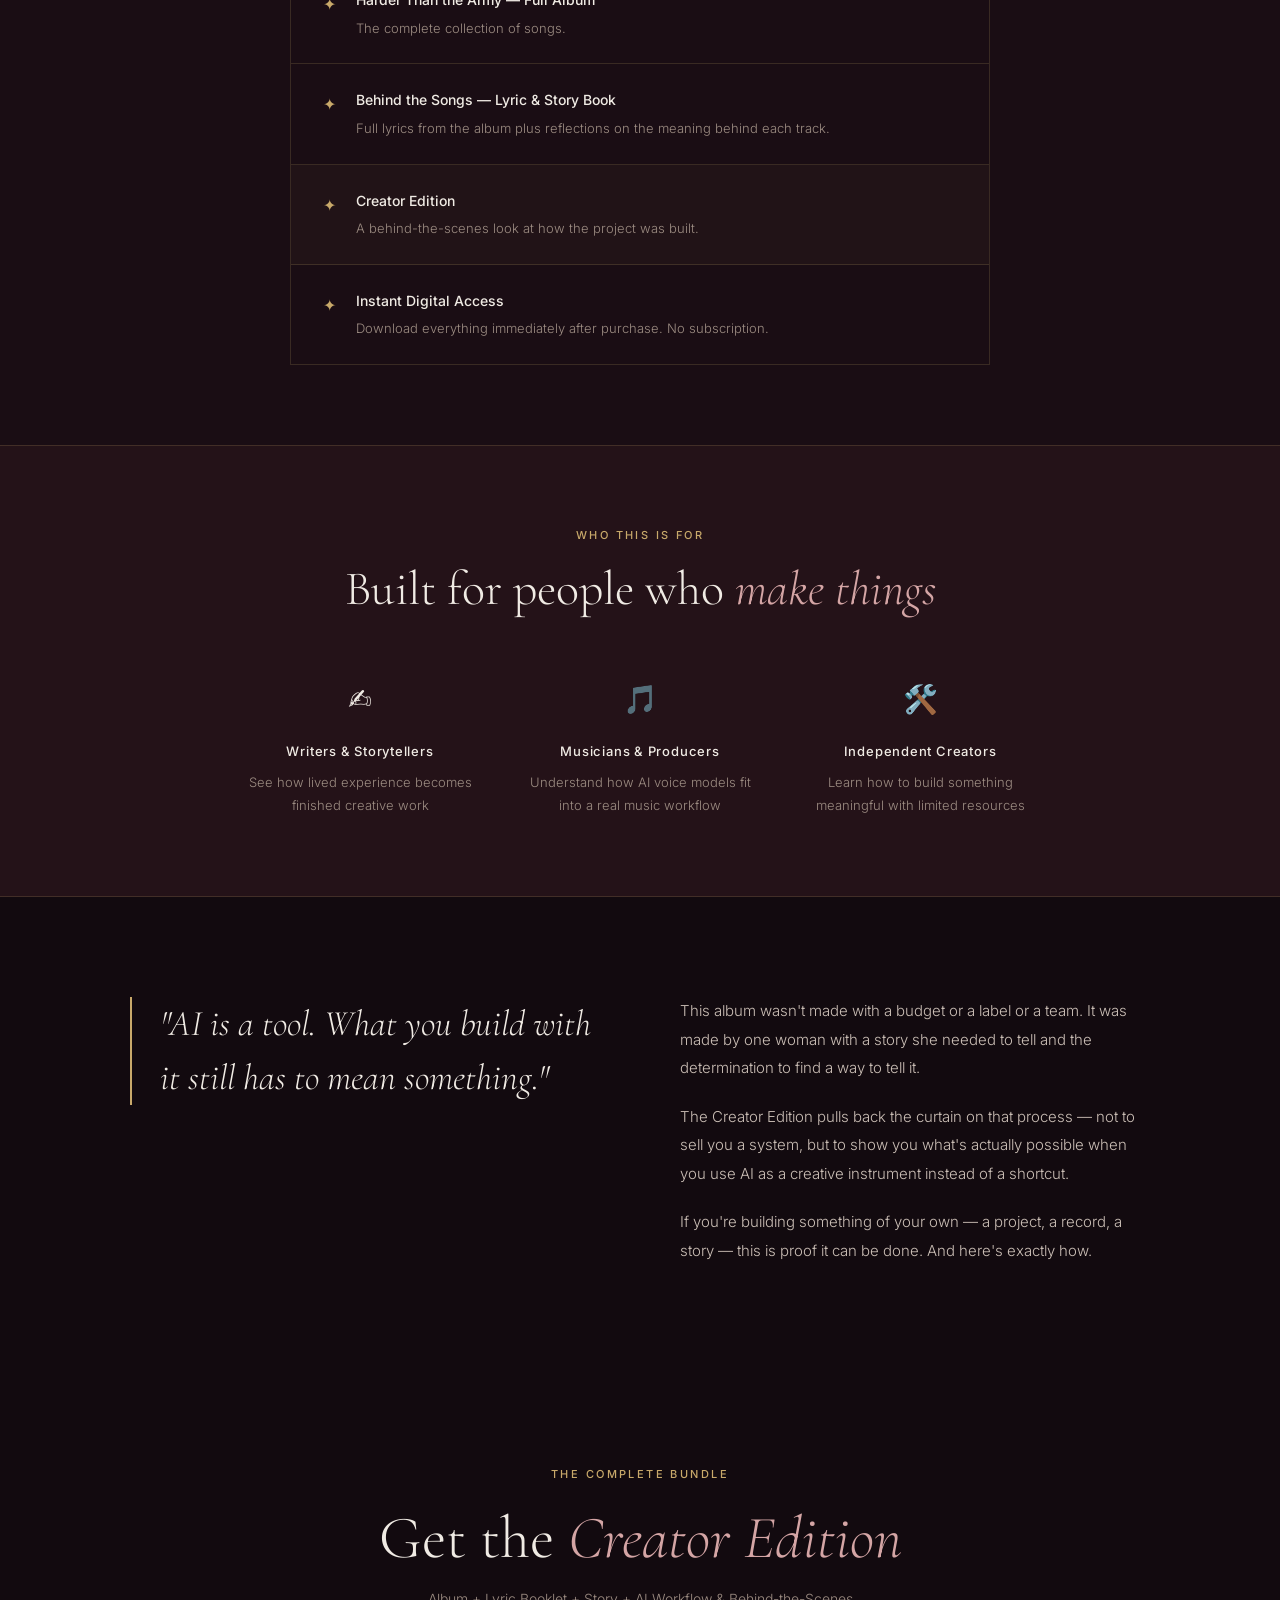
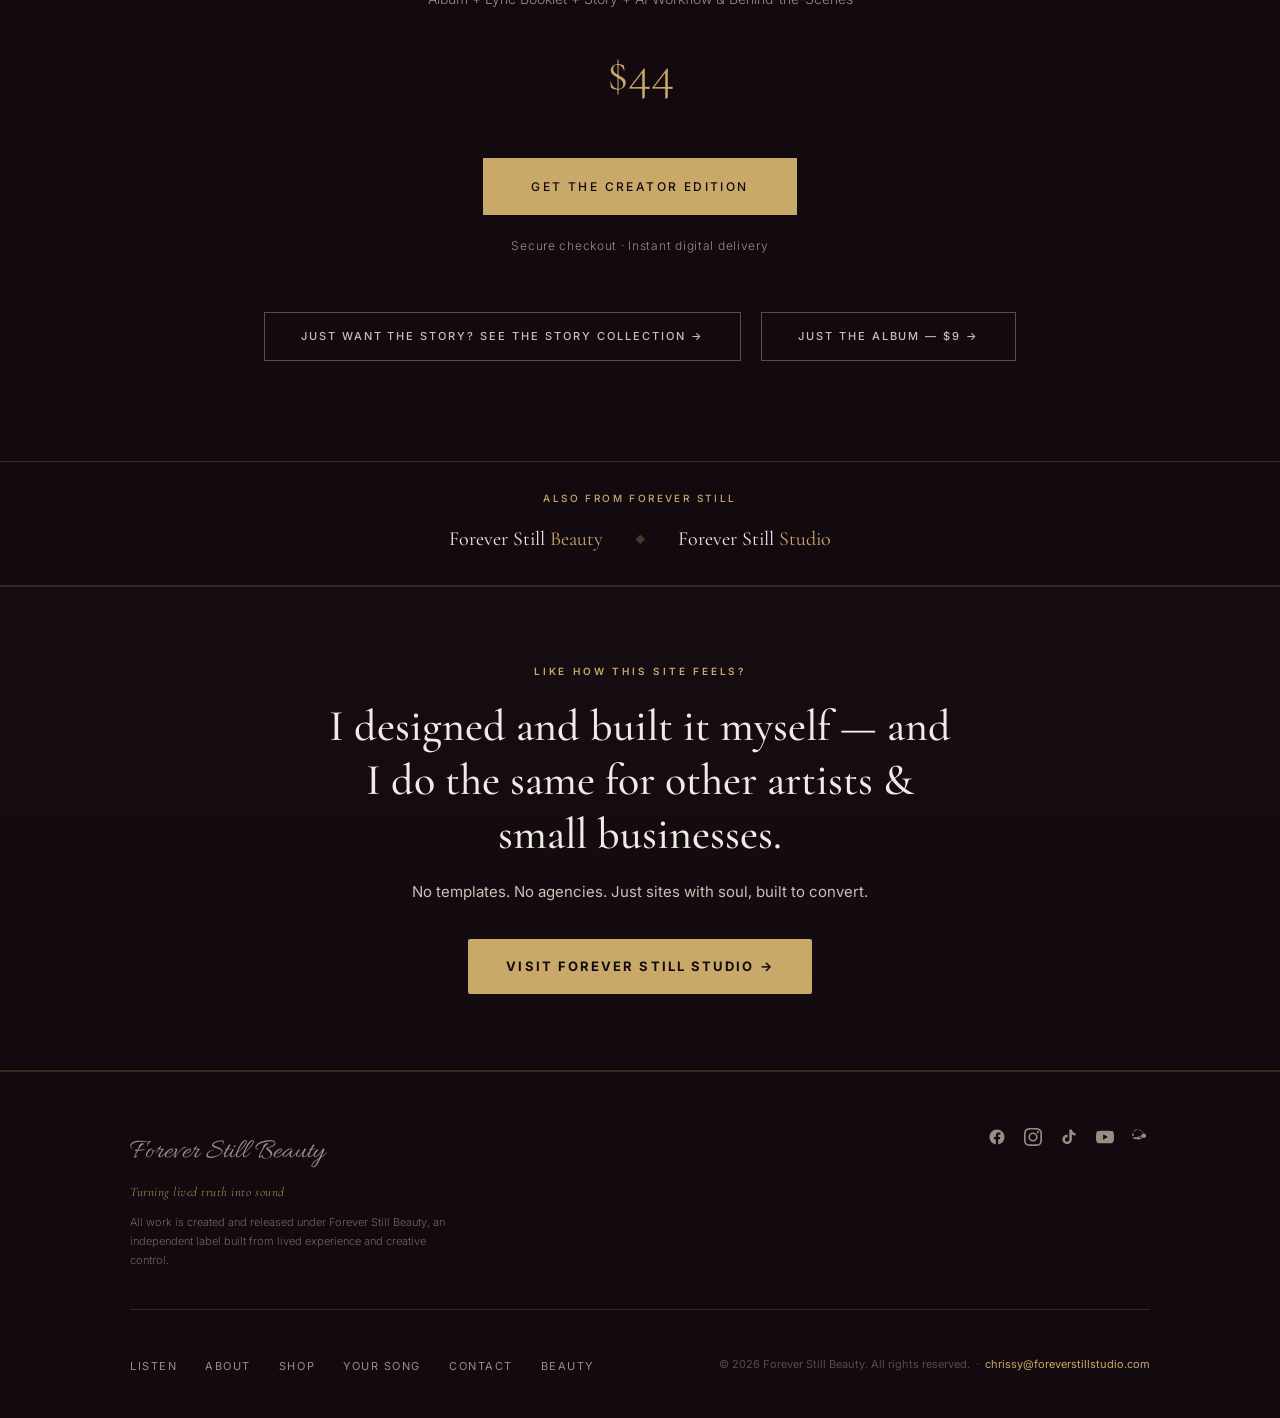
<file: creator-edition.html>
<!DOCTYPE html>
<html lang="en">
<head>
  <meta charset="UTF-8" />
  <meta name="msvalidate.01" content="E0C6E18F4C0CC4E89583FDD7A9A06F0D" />
  <meta name="viewport" content="width=device-width, initial-scale=1.0" />
  <!-- Favicon -->
  <link rel="icon" href="images/favicon.ico" sizes="any">
  <link rel="icon" type="image/png" sizes="192x192" href="images/favicon-192x192.png">
  <link rel="icon" type="image/png" sizes="96x96" href="images/favicon-96x96.png">
  <link rel="icon" type="image/png" sizes="48x48" href="images/favicon-48x48.png">
  <link rel="icon" type="image/png" sizes="32x32" href="images/favicon-32x32.png">
  <link rel="icon" type="image/png" sizes="16x16" href="images/favicon-16x16.png">
  <link rel="apple-touch-icon" href="images/apple-touch-icon.png">
  <title>The Creator Edition | Forever Still Beauty</title>
  <meta name="description" content="Album, song stories, and the full AI creative workflow behind the music. For artists who want to build the same way Chrissy did — $44 digital bundle." />
  <link rel="canonical" href="https://www.foreverstillbeauty.com/creator-edition.html" />

  <!-- Open Graph -->
  <meta property="og:title" content="The Creator Edition | Forever Still Beauty" />
  <meta property="og:description" content="Album + song stories + the full AI creative workflow. For artists who want to build the same way Chrissy did — $44." />
  <meta property="og:image" content="https://www.foreverstillbeauty.com/images/album-cover.jpg" />
  <meta property="og:url" content="https://www.foreverstillbeauty.com/creator-edition.html" />
  <meta property="og:type" content="website" />
  <meta property="og:site_name" content="Forever Still Beauty" />

  <!-- Twitter -->
  <meta name="twitter:card" content="summary_large_image" />
  <meta name="twitter:title" content="The Creator Edition | Forever Still Beauty" />
  <meta name="twitter:description" content="Album, song stories, and the full AI creative workflow. For artists who want to build the same way — $44." />
  <meta name="twitter:image" content="https://www.foreverstillbeauty.com/images/album-cover.jpg" />

  <!-- Schema.org -->
  <script type="application/ld+json">
  {
    "@context": "https://schema.org",
    "@type": "Product",
    "name": "The Creator Edition — Forever Still Beauty",
    "description": "The debut album, the written story behind every song, and the full AI creative workflow Chrissy used to make it. For artists who want to build the same way.",
    "url": "https://www.foreverstillbeauty.com/creator-edition.html",
    "image": "https://www.foreverstillbeauty.com/images/album-cover.jpg",
    "brand": {
      "@type": "Brand",
      "name": "Forever Still Beauty"
    },
    "offers": {
      "@type": "Offer",
      "price": "44.00",
      "priceCurrency": "USD",
      "availability": "https://schema.org/InStock",
      "url": "https://payhip.com/b/uwU0M"
    }
  }
  </script>

  <link rel="preconnect" href="https://fonts.googleapis.com" />
  <link rel="preconnect" href="https://fonts.gstatic.com" crossorigin />
  <link rel="preload" href="https://fonts.googleapis.com/css2?family=Cormorant+Garamond:ital,wght@0,300;0,400;0,600;1,300;1,400&family=Playfair+Display:ital,wght@0,400;0,700;1,400&family=Allura&family=Inter:wght@300;400;500&display=swap" as="style" onload="this.onload=null;this.rel='stylesheet'">
  <noscript><link rel="stylesheet" href="https://fonts.googleapis.com/css2?family=Cormorant+Garamond:ital,wght@0,300;0,400;0,600;1,300;1,400&family=Playfair+Display:ital,wght@0,400;0,700;1,400&family=Allura&family=Inter:wght@300;400;500&display=swap"></noscript><style>
    *, *::before, *::after { box-sizing: border-box; margin: 0; padding: 0; }
    :root {
      --bg: #120a0f; --bg-soft: #1a0d14; --bg-warm: #241218;
      --gold: #C8A96A; --gold-dim: #a8894a; --blush: #d4a5a5; --rose: #c4897a;
      --text: #f0ebe4; --text-muted: #9c8c82; --text-soft: #cbbfb6;
      --rule: rgba(200,169,106,0.18);
      --font-display: 'Cormorant Garamond', Georgia, serif;
      --font-serif: 'Playfair Display', Georgia, serif;
      --font-script: 'Allura', cursive;
      --font-sans: 'Inter', system-ui, sans-serif;
      --max-w: 1100px;
    }
    html { scroll-behavior: smooth; }
    body { background: var(--bg); color: var(--text); font-family: var(--font-sans); font-size: 16px; line-height: 1.75; -webkit-font-smoothing: antialiased; }
    a { color: inherit; text-decoration: none; }
    img { display: block; max-width: 100%; }
    .container { width: 100%; max-width: var(--max-w); margin: 0 auto; padding: 0 40px; }

    @keyframes logoFloat { 0%, 100% { transform: translateY(0px); } 50% { transform: translateY(-8px); } }
    .nav { position: fixed; top: 0; left: 0; right: 0; z-index: 100; padding: 16px 0; background: transparent; transition: background 0.5s ease, backdrop-filter 0.5s ease, padding 0.4s ease; }
    .nav.scrolled { background: rgba(18,10,15,0.88); backdrop-filter: blur(18px); -webkit-backdrop-filter: blur(18px); padding: 10px 0; border-bottom: 1px solid var(--rule); }
    .nav__inner { display: flex; align-items: center; justify-content: space-between; }
    .nav__logo { font-family: var(--font-script); font-size: 28px; color: var(--text); }
    .nav__logo span { color: var(--gold); }
    .nav__logo img { filter: sepia(0.6) saturate(1.8) hue-rotate(-8deg) brightness(0.92) contrast(1.05); animation: logoFloat 4s ease-in-out infinite; transition: filter 0.3s ease; }
    .nav__logo img:hover { filter: sepia(0.4) saturate(2.2) hue-rotate(-8deg) brightness(1.05) contrast(1.05); }
    .nav__links { display: flex; gap: 36px; list-style: none; }
    @keyframes navWave { 0%, 100% { transform: translateY(0px); } 50% { transform: translateY(-3px); } }
    .nav__links li { animation: navWave 3.5s ease-in-out infinite; }
    .nav__links li:nth-child(1) { animation-delay: 0s; }
    .nav__links li:nth-child(2) { animation-delay: 0.18s; }
    .nav__links li:nth-child(3) { animation-delay: 0.36s; }
    .nav__links li:nth-child(4) { animation-delay: 0.54s; }
    .nav__links li:nth-child(5) { animation-delay: 0.72s; }
    .nav__links a { font-family: var(--font-sans); font-size: 11px; font-weight: 500; letter-spacing: 0.16em; text-transform: uppercase; color: var(--text-soft); transition: color 0.2s; }
    .nav__links a:hover { color: var(--gold); }
    .nav__cta { font-family: var(--font-sans); font-size: 11px; font-weight: 500; letter-spacing: 0.16em; text-transform: uppercase; padding: 10px 22px; border: 1px solid var(--gold); color: var(--gold); transition: background 0.2s, color 0.2s, box-shadow 0.4s; }
    .nav__cta:hover { background: var(--gold); color: var(--bg); box-shadow: 0 0 18px rgba(200,169,106,0.45), 0 0 40px rgba(200,169,106,0.18); }

    /* Hero */
    .hero { padding: 160px 0 80px; text-align: center; position: relative; overflow: hidden; }
    .hero::before { content: ''; position: absolute; inset: 0; background: radial-gradient(ellipse at center top, rgba(200,169,106,0.07) 0%, transparent 70%); pointer-events: none; }
    .hero__badge { display: inline-block; border: 1px solid var(--gold); color: var(--gold); font-family: var(--font-sans); font-size: 10px; font-weight: 500; letter-spacing: 0.2em; text-transform: uppercase; padding: 6px 16px; margin-bottom: 24px; }
    .hero__eyebrow { font-family: var(--font-sans); font-size: 11px; font-weight: 500; letter-spacing: 0.24em; text-transform: uppercase; color: var(--gold); margin-bottom: 20px; }
    .hero__title { font-family: var(--font-display); font-size: clamp(42px, 6vw, 80px); font-weight: 300; line-height: 1.05; color: var(--text); margin-bottom: 12px; }
    .hero__title em { font-style: italic; color: var(--blush); }
    .hero__subtitle { font-family: var(--font-display); font-size: clamp(16px, 2vw, 22px); font-weight: 300; font-style: italic; color: var(--text-muted); margin-bottom: 32px; }
    .hero__price { display: inline-flex; align-items: baseline; gap: 8px; margin-bottom: 40px; }
    .hero__amount { font-family: var(--font-display); font-size: 56px; font-weight: 300; color: var(--gold); line-height: 1; }
    .hero__period { font-family: var(--font-sans); font-size: 12px; letter-spacing: 0.14em; text-transform: uppercase; color: var(--text-muted); }
    .btn-primary { display: inline-block; background: var(--gold); color: var(--bg); font-family: var(--font-sans); font-size: 12px; font-weight: 500; letter-spacing: 0.2em; text-transform: uppercase; padding: 18px 48px; transition: background 0.2s, transform 0.2s; }
    .btn-primary:hover { background: #d4b87a; transform: translateY(-1px); box-shadow: 0 0 18px rgba(200,169,106,0.45), 0 0 40px rgba(200,169,106,0.18); }
    .btn-outline { display: inline-block; border: 1px solid rgba(240,235,228,0.3); color: var(--text-soft); font-family: var(--font-sans); font-size: 11px; font-weight: 500; letter-spacing: 0.18em; text-transform: uppercase; padding: 14px 36px; transition: border-color 0.2s, color 0.2s; }
    .btn-outline:hover { border-color: var(--gold); color: var(--gold); box-shadow: 0 0 18px rgba(200,169,106,0.35), 0 0 40px rgba(200,169,106,0.14); }

    /* Product visual */
    .product-visual { padding: 60px 0 80px; }
    .product-visual__inner { display: grid; grid-template-columns: 1fr 1fr; gap: 80px; align-items: center; }
    .product-visual__img { position: relative; }
    .product-visual__img-stack { position: relative; max-width: 420px; margin: 0 auto; }
    .product-visual__img-stack img:first-child { width: 85%; box-shadow: 0 40px 80px rgba(0,0,0,0.6); }
    .product-visual__img-stack img:last-child { width: 55%; position: absolute; bottom: -20px; right: 0; box-shadow: 0 20px 40px rgba(0,0,0,0.5); border: 2px solid var(--bg-warm); }
    .product-visual__img::before { content: ''; position: absolute; inset: -20px; background: radial-gradient(ellipse, rgba(200,169,106,0.08) 0%, transparent 70%); pointer-events: none; }
    .product-visual__label { font-family: var(--font-sans); font-size: 11px; font-weight: 500; letter-spacing: 0.22em; text-transform: uppercase; color: var(--gold); margin-bottom: 20px; }
    .product-visual__heading { font-family: var(--font-display); font-size: clamp(28px, 3.5vw, 44px); font-weight: 300; line-height: 1.2; color: var(--text); margin-bottom: 20px; }
    .product-visual__heading em { font-style: italic; color: var(--blush); }
    .product-visual__body { font-family: var(--font-sans); font-size: 15px; font-weight: 300; color: var(--text-soft); line-height: 1.9; }
    .divider { width: 60px; height: 1px; background: var(--gold); margin: 48px auto; opacity: 0.4; }
    .divider--left { margin-left: 0; }

    /* Includes */
    .includes { padding: 80px 0; background: var(--bg-soft); }
    .includes__inner { max-width: 700px; margin: 0 auto; text-align: center; }
    .section-label { font-family: var(--font-sans); font-size: 11px; font-weight: 500; letter-spacing: 0.22em; text-transform: uppercase; color: var(--gold); margin-bottom: 16px; }
    .section-title { font-family: var(--font-display); font-size: clamp(28px, 4vw, 48px); font-weight: 300; line-height: 1.2; color: var(--text); margin-bottom: 48px; }
    .section-title em { font-style: italic; color: var(--blush); }
    .includes__list { list-style: none; display: flex; flex-direction: column; gap: 0; text-align: left; border: 1px solid var(--rule); }
    .includes__item { display: flex; align-items: flex-start; gap: 20px; padding: 24px 32px; border-bottom: 1px solid var(--rule); }
    .includes__item:last-child { border-bottom: none; }
    .includes__item--highlight { background: rgba(200,169,106,0.04); }
    .includes__check { color: var(--gold); font-size: 16px; flex-shrink: 0; margin-top: 2px; }
    .includes__item-name { font-family: var(--font-sans); font-size: 14px; font-weight: 500; color: var(--text); margin-bottom: 4px; }
    .includes__item-desc { font-family: var(--font-sans); font-size: 13px; font-weight: 300; color: var(--text-muted); }
    .includes__divider { padding: 12px 32px; background: rgba(200,169,106,0.06); border-bottom: 1px solid var(--rule); }
    .includes__divider span { font-family: var(--font-sans); font-size: 10px; font-weight: 500; letter-spacing: 0.2em; text-transform: uppercase; color: var(--gold); }

    /* Why it matters */
    .why { padding: 100px 0; }
    .why__inner { display: grid; grid-template-columns: 1fr 1fr; gap: 80px; align-items: start; }
    .why__quote { font-family: var(--font-display); font-size: clamp(22px, 3vw, 36px); font-style: italic; font-weight: 300; color: var(--text); line-height: 1.5; padding-left: 28px; border-left: 2px solid var(--gold); }
    .why__body { font-family: var(--font-sans); font-size: 15px; font-weight: 300; color: var(--text-soft); line-height: 1.9; }
    .why__body p + p { margin-top: 20px; }

    /* For the creator */
    .for-creator { padding: 80px 0; background: var(--bg-warm); border-top: 1px solid var(--rule); border-bottom: 1px solid var(--rule); }
    .for-creator__inner { max-width: 800px; margin: 0 auto; text-align: center; }
    .for-creator__grid { display: grid; grid-template-columns: repeat(3, 1fr); gap: 40px; margin-top: 56px; }
    .for-creator__item { text-align: center; }
    .for-creator__icon { font-size: 28px; margin-bottom: 16px; }
    .for-creator__name { font-family: var(--font-sans); font-size: 13px; font-weight: 500; color: var(--text); margin-bottom: 8px; letter-spacing: 0.06em; }
    .for-creator__desc { font-family: var(--font-sans); font-size: 13px; font-weight: 300; color: var(--text-muted); }

    /* CTA */
    .cta-section { padding: 100px 0; text-align: center; }
    .cta-section__eyebrow { font-family: var(--font-sans); font-size: 11px; font-weight: 500; letter-spacing: 0.22em; text-transform: uppercase; color: var(--gold); margin-bottom: 20px; }
    .cta-section__title { font-family: var(--font-display); font-size: clamp(32px, 5vw, 60px); font-weight: 300; line-height: 1.1; color: var(--text); margin-bottom: 16px; }
    .cta-section__title em { font-style: italic; color: var(--blush); }
    .cta-section__sub { font-family: var(--font-sans); font-size: 14px; font-weight: 300; color: var(--text-muted); margin-bottom: 16px; }
    .cta-section__price { font-family: var(--font-display); font-size: 52px; font-weight: 300; color: var(--gold); margin-bottom: 40px; }
    .cta-section__note { font-family: var(--font-sans); font-size: 12px; font-weight: 300; color: var(--text-muted); margin-top: 20px; letter-spacing: 0.06em; }

    /* Footer */
    .footer { border-top: 1px solid var(--rule); padding: 56px 0 40px; }
    .footer__top { display: flex; align-items: flex-start; justify-content: space-between; gap: 32px; flex-wrap: wrap; margin-bottom: 40px; padding-bottom: 40px; border-bottom: 1px solid var(--rule); }
    .footer__logo { font-family: var(--font-script); font-size: 28px; color: var(--text-muted); display: block; margin-bottom: 4px; }
    .footer__tagline { font-family: var(--font-display); font-size: 13px; font-style: italic; color: var(--gold); opacity: 0.75; margin-bottom: 10px; letter-spacing: 0.04em; }
    .footer__label { font-family: var(--font-sans); font-size: 11px; font-weight: 300; color: var(--text-muted); max-width: 320px; line-height: 1.7; opacity: 0.7; }
    .footer__social { display: flex; gap: 18px; align-items: center; }
    .footer__social a { color: var(--text-muted); transition: color 0.2s; display: flex; align-items: center; }
    .footer__social a:hover { color: var(--gold); }
    .footer__social svg { width: 18px; height: 18px; fill: currentColor; }
    .footer__inner { display: flex; align-items: center; justify-content: space-between; gap: 24px; flex-wrap: wrap; }
    .footer__links { display: flex; gap: 28px; list-style: none; }
    .footer__links a { font-family: var(--font-sans); font-size: 11px; letter-spacing: 0.14em; text-transform: uppercase; color: var(--text-muted); transition: color 0.2s; }
    .footer__links a:hover { color: var(--gold); }
    .footer__copy { font-family: var(--font-sans); font-size: 11px; color: rgba(156,140,130,0.5); }

    @media (max-width: 900px) {
      .container { padding: 0 24px; }
      .nav__links { display: none; }
      .product-visual__inner { grid-template-columns: 1fr; gap: 48px; }
      .why__inner { grid-template-columns: 1fr; gap: 40px; }
      .for-creator__grid { grid-template-columns: 1fr; gap: 32px; }
      .footer__top { flex-direction: column; }
      .footer__inner { flex-direction: column; text-align: center; }
      .footer__links { flex-wrap: wrap; justify-content: center; }
    }
  </style>
</head>
<body>
  <canvas id="sparkleCanvas" aria-hidden="true" style="position:fixed;inset:0;z-index:9999;pointer-events:none;width:100%;height:100%;"></canvas>
  

  <nav class="nav" id="nav">
    <div class="container">
      <div class="nav__inner">
        <a href="index.html" class="nav__logo"><img src="images/logo.png" alt="Forever Still Beauty" style="height:140px;width:auto;display:block;padding:8px 0;"></a>
        <ul class="nav__links">
          <li><a href="index.html#music">Listen</a></li>
          <li><a href="about.html">About</a></li>
          <li><a href="index.html#offer">Shop</a></li>
          <li><a href="method.html">Your Song</a></li>
          <li><a href="contact.html">Contact</a></li>
          <li><a href="almost.html" style="color:var(--gold);">Almost</a></li>
          <li><a href="beauty.html">Beauty</a></li>
        </ul>
        <a href="https://payhip.com/b/uwU0M" target="_blank" class="nav__cta">Get Creator Edition — $44</a>
      </div>
    </div>
  </nav>

  <!-- Hero -->
  <section class="hero">
    <div class="container">
      <div class="hero__badge">The Complete Bundle</div>
      <p class="hero__eyebrow">For Listeners & Creators</p>
      <h1 class="hero__title">The Creator<br /><em>Edition</em></h1>
      <p class="hero__subtitle">Everything. The music, the story, and how it was made.</p>
      <div class="hero__price">
        <span class="hero__amount">$44</span>
        <span class="hero__period">One-Time</span>
      </div>
      <br />
      <a href="https://payhip.com/b/uwU0M" target="_blank" class="btn-primary">Get the Creator Edition</a>
    </div>
  </section>

  <!-- Product visual -->
  <section class="product-visual">
    <div class="container">
      <div class="product-visual__inner">
        <div class="product-visual__img">
          <div class="product-visual__img-stack">
            <img src="images/creatorbundlepic.jpg" alt="Creator Edition bundle" />
            <img src="images/lyricbundle.jpg" alt="Lyric booklet" loading="lazy" />
          </div>
        </div>
        <div class="product-visual__text">
          <p class="product-visual__label">The Full Picture</p>
          <h2 class="product-visual__heading">Not just the music —<br /><em>the method behind it</em></h2>
          <div class="divider divider--left"></div>
          <p class="product-visual__body">This is the complete experience of the project.<br /><br />The Creator Access Bundle includes the music, the lyric book, and the creator edition — everything you need to not just hear the album, but understand how it was built.<br /><br />If you want to go deeper than just listening to the songs, this bundle gives you the full story behind them.</p>
        </div>
      </div>
    </div>
  </section>

  <!-- What's included -->
  <section class="includes">
    <div class="container">
      <div class="includes__inner">
        <p class="section-label">Everything Inside</p>
        <h2 class="section-title">The Complete <em>Creator Bundle</em></h2>
        <ul class="includes__list">
          <li class="includes__item">
            <span class="includes__check">✦</span>
            <div class="includes__item-text">
              <p class="includes__item-name">Harder Than the Army — Full Album</p>
              <p class="includes__item-desc">The complete collection of songs.</p>
            </div>
          </li>
          <li class="includes__item">
            <span class="includes__check">✦</span>
            <div class="includes__item-text">
              <p class="includes__item-name">Behind the Songs — Lyric &amp; Story Book</p>
              <p class="includes__item-desc">Full lyrics from the album plus reflections on the meaning behind each track.</p>
            </div>
          </li>
          <li class="includes__item includes__item--highlight">
            <span class="includes__check">✦</span>
            <div class="includes__item-text">
              <p class="includes__item-name">Creator Edition</p>
              <p class="includes__item-desc">A behind-the-scenes look at how the project was built.</p>
            </div>
          </li>
          <li class="includes__item">
            <span class="includes__check">✦</span>
            <div class="includes__item-text">
              <p class="includes__item-name">Instant Digital Access</p>
              <p class="includes__item-desc">Download everything immediately after purchase. No subscription.</p>
            </div>
          </li>
        </ul>
      </div>
    </div>
  </section>

  <!-- For the creator -->
  <section class="for-creator">
    <div class="container">
      <div class="for-creator__inner">
        <p class="section-label">Who This Is For</p>
        <h2 class="section-title">Built for people who <em>make things</em></h2>
        <div class="for-creator__grid">
          <div class="for-creator__item">
            <div class="for-creator__icon">✍️</div>
            <p class="for-creator__name">Writers & Storytellers</p>
            <p class="for-creator__desc">See how lived experience becomes finished creative work</p>
          </div>
          <div class="for-creator__item">
            <div class="for-creator__icon">🎵</div>
            <p class="for-creator__name">Musicians & Producers</p>
            <p class="for-creator__desc">Understand how AI voice models fit into a real music workflow</p>
          </div>
          <div class="for-creator__item">
            <div class="for-creator__icon">🛠️</div>
            <p class="for-creator__name">Independent Creators</p>
            <p class="for-creator__desc">Learn how to build something meaningful with limited resources</p>
          </div>
        </div>
      </div>
    </div>
  </section>

  <!-- Why it matters -->
  <section class="why">
    <div class="container">
      <div class="why__inner">
        <blockquote class="why__quote">"AI is a tool. What you build with it still has to mean something."</blockquote>
        <div class="why__body">
          <p>This album wasn't made with a budget or a label or a team. It was made by one woman with a story she needed to tell and the determination to find a way to tell it.</p>
          <p>The Creator Edition pulls back the curtain on that process — not to sell you a system, but to show you what's actually possible when you use AI as a creative instrument instead of a shortcut.</p>
          <p>If you're building something of your own — a project, a record, a story — this is proof it can be done. And here's exactly how.</p>
        </div>
      </div>
    </div>
  </section>

  <!-- CTA -->
  <section class="cta-section">
    <div class="container">
      <p class="cta-section__eyebrow">The Complete Bundle</p>
      <h2 class="cta-section__title">Get the <em>Creator Edition</em></h2>
      <p class="cta-section__sub">Album + Lyric Booklet + Story + AI Workflow & Behind-the-Scenes</p>
      <p class="cta-section__price">$44</p>
      <a href="https://payhip.com/b/uwU0M" target="_blank" class="btn-primary">Get the Creator Edition</a>
      <p class="cta-section__note">Secure checkout · Instant digital delivery</p>
      <br /><br />
      <a href="story-collection.html" class="btn-outline" style="margin-right:1rem;">Just want the story? See the Story Collection →</a>
      <a href="https://payhip.com/b/01goR" class="btn-outline" target="_blank" rel="noopener">Just the album — $9 →</a>
    </div>
  </section>

  <!-- Footer -->
  <!-- Also from Forever Still -->
  <section style="background:#120a0f;border-top:1px solid rgba(200,169,106,0.2);border-bottom:1px solid rgba(200,169,106,0.2);padding:28px 40px;text-align:center;">
    <p style="font-family:'Inter',sans-serif;font-size:10px;font-weight:500;letter-spacing:0.24em;text-transform:uppercase;color:#C8A96A;margin-bottom:14px;">Also from Forever Still</p>
    <div style="display:flex;align-items:center;justify-content:center;gap:32px;flex-wrap:wrap;">
      <a href="https://www.foreverstillbeauty.com" target="_blank" rel="noopener" style="font-family:'Cormorant Garamond',Georgia,serif;font-size:20px;font-weight:400;color:#f0ebe4;text-decoration:none;">Forever Still <span style="color:#C8A96A;">Beauty</span></a>
      <span style="color:rgba(200,169,106,0.3);font-size:10px;">◆</span>
      <a href="https://www.foreverstillstudio.com" target="_blank" rel="noopener" style="font-family:'Cormorant Garamond',Georgia,serif;font-size:20px;font-weight:400;color:#f0ebe4;text-decoration:none;">Forever Still <span style="color:#C8A96A;">Studio</span></a>
    </div>
  </section>

  <!-- ── Studio CTA ── -->
  <style>
    .studio-cta__btn {
      display:inline-block;background:#C8A96A;color:#120a0f;
      font-family:'Inter',sans-serif;font-size:13px;font-weight:700;
      letter-spacing:0.16em;text-transform:uppercase;text-decoration:none;
      padding:16px 38px;border-radius:2px;
      transition:transform 0.2s ease, box-shadow 0.2s ease, background 0.2s ease;
    }
    .studio-cta__btn:hover {
      transform:translateY(-2px);
      box-shadow:0 10px 30px rgba(200,169,106,0.3);
      background:#d8bd84;
    }
  </style>
  <section style="background:linear-gradient(180deg,#160d12 0%,#120a0f 100%);border-top:1px solid rgba(200,169,106,0.2);border-bottom:1px solid rgba(200,169,106,0.2);padding:76px 40px;text-align:center;">
    <p style="font-family:'Inter',sans-serif;font-size:10px;font-weight:600;letter-spacing:0.28em;text-transform:uppercase;color:#C8A96A;margin:0 0 20px;">Like how this site feels?</p>
    <h2 style="font-family:'Cormorant Garamond',Georgia,serif;font-size:clamp(28px,5vw,44px);font-weight:500;color:#f0ebe4;line-height:1.22;margin:0 auto 18px;max-width:640px;">I designed and built it myself &mdash; and I do the same for other artists &amp; small businesses.</h2>
    <p style="font-family:'Inter',sans-serif;font-size:15px;line-height:1.7;color:#cbbfb6;max-width:480px;margin:0 auto 34px;">No templates. No agencies. Just sites with soul, built to convert.</p>
    <a href="https://www.foreverstillstudio.com" target="_blank" rel="noopener" class="studio-cta__btn">Visit Forever Still Studio &rarr;</a>
  </section>

  <footer class="footer">
    <div class="container">
      <div class="footer__top">
        <div class="footer__brand">
          <a href="index.html" class="footer__logo">Forever Still Beauty</a>
          <p class="footer__tagline">Turning lived truth into sound</p>
          <p class="footer__label">All work is created and released under Forever Still Beauty, an independent label built from lived experience and creative control.</p>
        </div>
        <div class="footer__social">
          <a href="https://www.facebook.com/clschroer" target="_blank" rel="noopener" aria-label="Facebook"><svg viewBox="0 0 24 24" fill="currentColor"><path d="M22 12c0-5.523-4.477-10-10-10S2 6.477 2 12c0 4.991 3.657 9.128 8.438 9.878v-6.987H7.9v-2.89h2.538V9.845c0-2.506 1.492-3.89 3.777-3.89 1.094 0 2.238.195 2.238.195v2.46h-1.26c-1.243 0-1.63.771-1.63 1.562V12h2.773l-.443 2.89h-2.33v6.988C18.343 21.128 22 16.991 22 12z"/></svg></a>
          <a href="https://www.instagram.com/chrissyraine/" target="_blank" rel="noopener" aria-label="Instagram"><svg viewBox="0 0 24 24" fill="currentColor"><path d="M12 2.163c3.204 0 3.584.012 4.85.07 3.252.148 4.771 1.691 4.919 4.919.058 1.265.069 1.645.069 4.849 0 3.205-.012 3.584-.069 4.849-.149 3.225-1.664 4.771-4.919 4.919-1.266.058-1.644.07-4.85.07-3.204 0-3.584-.012-4.849-.07-3.26-.149-4.771-1.699-4.919-4.92-.058-1.265-.07-1.644-.07-4.849 0-3.204.013-3.583.07-4.849.149-3.227 1.664-4.771 4.919-4.919 1.266-.057 1.645-.069 4.849-.069zm0-2.163c-3.259 0-3.667.014-4.947.072-4.358.2-6.78 2.618-6.98 6.98-.059 1.281-.073 1.689-.073 4.948 0 3.259.014 3.668.072 4.948.2 4.358 2.618 6.78 6.98 6.98 1.281.058 1.689.072 4.948.072 3.259 0 3.668-.014 4.948-.072 4.354-.2 6.782-2.618 6.979-6.98.059-1.28.073-1.689.073-4.948 0-3.259-.014-3.667-.072-4.947-.196-4.354-2.617-6.78-6.979-6.98-1.281-.059-1.69-.073-4.949-.073zm0 5.838a6.162 6.162 0 100 12.324 6.162 6.162 0 000-12.324zM12 16a4 4 0 110-8 4 4 0 010 8zm6.406-11.845a1.44 1.44 0 100 2.881 1.44 1.44 0 000-2.881z"/></svg></a>
          <a href="https://www.tiktok.com/@foreverstillbeauty" target="_blank" rel="noopener" aria-label="TikTok"><svg viewBox="0 0 24 24" fill="currentColor"><path d="M19.59 6.69a4.83 4.83 0 01-3.77-4.25V2h-3.45v13.67a2.89 2.89 0 01-2.88 2.5 2.89 2.89 0 01-2.89-2.89 2.89 2.89 0 012.89-2.89c.28 0 .54.04.79.1V9.01a6.32 6.32 0 00-.79-.05 6.34 6.34 0 00-6.34 6.34 6.34 6.34 0 006.34 6.34 6.34 6.34 0 006.33-6.34V8.69a8.18 8.18 0 004.78 1.52V6.76a4.85 4.85 0 01-1.01-.07z"/></svg></a>
          <a href="https://www.youtube.com/@foreverstillbeauty" target="_blank" rel="noopener" aria-label="YouTube"><svg viewBox="0 0 24 24" fill="currentColor"><path d="M23.498 6.186a3.016 3.016 0 00-2.122-2.136C19.505 3.545 12 3.545 12 3.545s-7.505 0-9.377.505A3.017 3.017 0 00.502 6.186C0 8.07 0 12 0 12s0 3.93.502 5.814a3.016 3.016 0 002.122 2.136c1.871.505 9.376.505 9.376.505s7.505 0 9.377-.505a3.015 3.015 0 002.122-2.136C24 15.93 24 12 24 12s0-3.93-.502-5.814zM9.545 15.568V8.432L15.818 12l-6.273 3.568z"/></svg></a>
          <a href="https://soundcloud.com/foreverstillbeauty" target="_blank" rel="noopener" aria-label="SoundCloud"><svg viewBox="0 0 24 24" fill="currentColor"><path d="M1.175 12.225c-.017 0-.034.003-.05.006a.64.64 0 00-.496.635c0 .35.284.635.634.635h.012l.438-1.276h-.538zm1.502 0c-.068 0-.137.007-.203.02l-.355 1.256.355 1.054c.066.013.135.02.203.02a1.3 1.3 0 100-2.35zm2.302.14a1.159 1.159 0 00-1.158 1.16 1.159 1.159 0 102.317 0 1.16 1.16 0 00-1.159-1.16zm2.6-.508a1.667 1.667 0 100 3.335 1.667 1.667 0 000-3.335zm2.9-1.117a2.178 2.178 0 100 4.355 2.178 2.178 0 000-4.355zm4.6-3.84c-.21 0-.418.016-.624.046C13.956 3.82 11.514 2 8.65 2 6.73 2 4.997 2.756 3.72 3.986 3.02 4.657 2.5 5.494 2.193 6.426c-.135.003-.27.009-.404.02C.786 6.55 0 7.447 0 8.538c0 1.094.79 1.982 1.77 1.982h.405l.355-1.271-.355-1.065h-.405c-.49 0-.889-.398-.889-.888 0-.487.398-.885.888-.885.14 0 .274.034.393.095C2.23 6.3 2.19 6.09 2.19 5.87c0-1.5.8-2.814 2-3.55a4.92 4.92 0 012.46-.66c1.62 0 3.072.764 3.993 1.95.28-.065.573-.1.875-.1 2.073 0 3.752 1.68 3.752 3.752 0 .07-.002.14-.006.21.21-.053.433-.082.663-.082 1.52 0 2.752 1.232 2.752 2.752S18.65 12.894 17.13 12.894H9.08"/></svg></a>
        </div>
      </div>
      <div class="footer__inner">
        <ul class="footer__links">
          <li><a href="index.html#music">Listen</a></li>
          <li><a href="about.html">About</a></li>
          <li><a href="index.html#offer">Shop</a></li>
          <li><a href="method.html">Your Song</a></li>
          <li><a href="contact.html">Contact</a></li>
          <li><a href="beauty.html">Beauty</a></li>
        </ul>
        <p class="footer__copy">&copy; 2026 Forever Still Beauty. All rights reserved. &nbsp;·&nbsp; <a href="mailto:chrissy@foreverstillstudio.com" style="color:var(--gold);text-decoration:none;">chrissy@foreverstillstudio.com</a></p>
      </div>
    </div>
  </footer>

  <script>
    const nav = document.getElementById('nav');
    window.addEventListener('scroll', () => { nav.classList.toggle('scrolled', window.scrollY > 60); }, { passive: true });
  </script>

  <!-- Gold cursor sparkle trail (ported from Forever Still Studio) -->
  <script>
  (function () {
    var canvas = document.getElementById('sparkleCanvas');
    if (!canvas) return;
    if (window.matchMedia('(max-width: 768px)').matches) return;
    if (window.matchMedia('(prefers-reduced-motion: reduce)').matches) return;
    var ctx = canvas.getContext('2d');
    var sparkles = [];
    var lastX = 0, lastY = 0;
    var MIN_DIST = 8;
    var GOLD = { r: 200, g: 169, b: 106 };
    function resize() { canvas.width = window.innerWidth; canvas.height = window.innerHeight; }
    resize();
    window.addEventListener('resize', resize);
    function drawSparkle(x, y, size, alpha, rotation) {
      ctx.save();
      ctx.translate(x, y);
      ctx.rotate(rotation);
      ctx.globalAlpha = alpha;
      ctx.fillStyle = 'rgb(' + GOLD.r + ',' + GOLD.g + ',' + GOLD.b + ')';
      var outer = size, inner = size * 0.35;
      ctx.beginPath(); ctx.moveTo(0,-outer); ctx.lineTo(inner,-inner); ctx.lineTo(0,0); ctx.lineTo(-inner,-inner); ctx.closePath(); ctx.fill();
      ctx.beginPath(); ctx.moveTo(0,0); ctx.lineTo(inner,inner); ctx.lineTo(0,outer); ctx.lineTo(-inner,inner); ctx.closePath(); ctx.fill();
      ctx.beginPath(); ctx.moveTo(-outer,0); ctx.lineTo(-inner,inner); ctx.lineTo(0,0); ctx.lineTo(-inner,-inner); ctx.closePath(); ctx.fill();
      ctx.beginPath(); ctx.moveTo(0,0); ctx.lineTo(inner,inner); ctx.lineTo(outer,0); ctx.lineTo(inner,-inner); ctx.closePath(); ctx.fill();
      ctx.restore();
    }
    document.addEventListener('mousemove', function (e) {
      var dx = e.clientX - lastX, dy = e.clientY - lastY;
      var dist = Math.sqrt(dx*dx + dy*dy);
      if (dist > MIN_DIST) {
        var count = dist > 30 ? 2 : 1;
        for (var i = 0; i < count; i++) {
          sparkles.push({
            x: e.clientX + (Math.random()-0.5)*10,
            y: e.clientY + (Math.random()-0.5)*10,
            size: 3 + Math.random()*5,
            alpha: 0.7 + Math.random()*0.3,
            rotation: Math.random()*Math.PI,
            driftX: (Math.random()-0.5)*0.6,
            driftY: -0.3 - Math.random()*0.5,
            fadeRate: 0.015 + Math.random()*0.01,
            spin: (Math.random()-0.5)*0.04
          });
        }
      }
      lastX = e.clientX; lastY = e.clientY;
    });
    function animate() {
      ctx.clearRect(0, 0, canvas.width, canvas.height);
      for (var i = sparkles.length - 1; i >= 0; i--) {
        var s = sparkles[i];
        s.alpha -= s.fadeRate; s.x += s.driftX; s.y += s.driftY;
        s.rotation += s.spin; s.size *= 0.98;
        if (s.alpha <= 0 || s.size < 0.5) { sparkles.splice(i, 1); continue; }
        drawSparkle(s.x, s.y, s.size, s.alpha, s.rotation);
      }
      requestAnimationFrame(animate);
    }
    animate();
  })();
  </script>

</body>
</html>
</file>
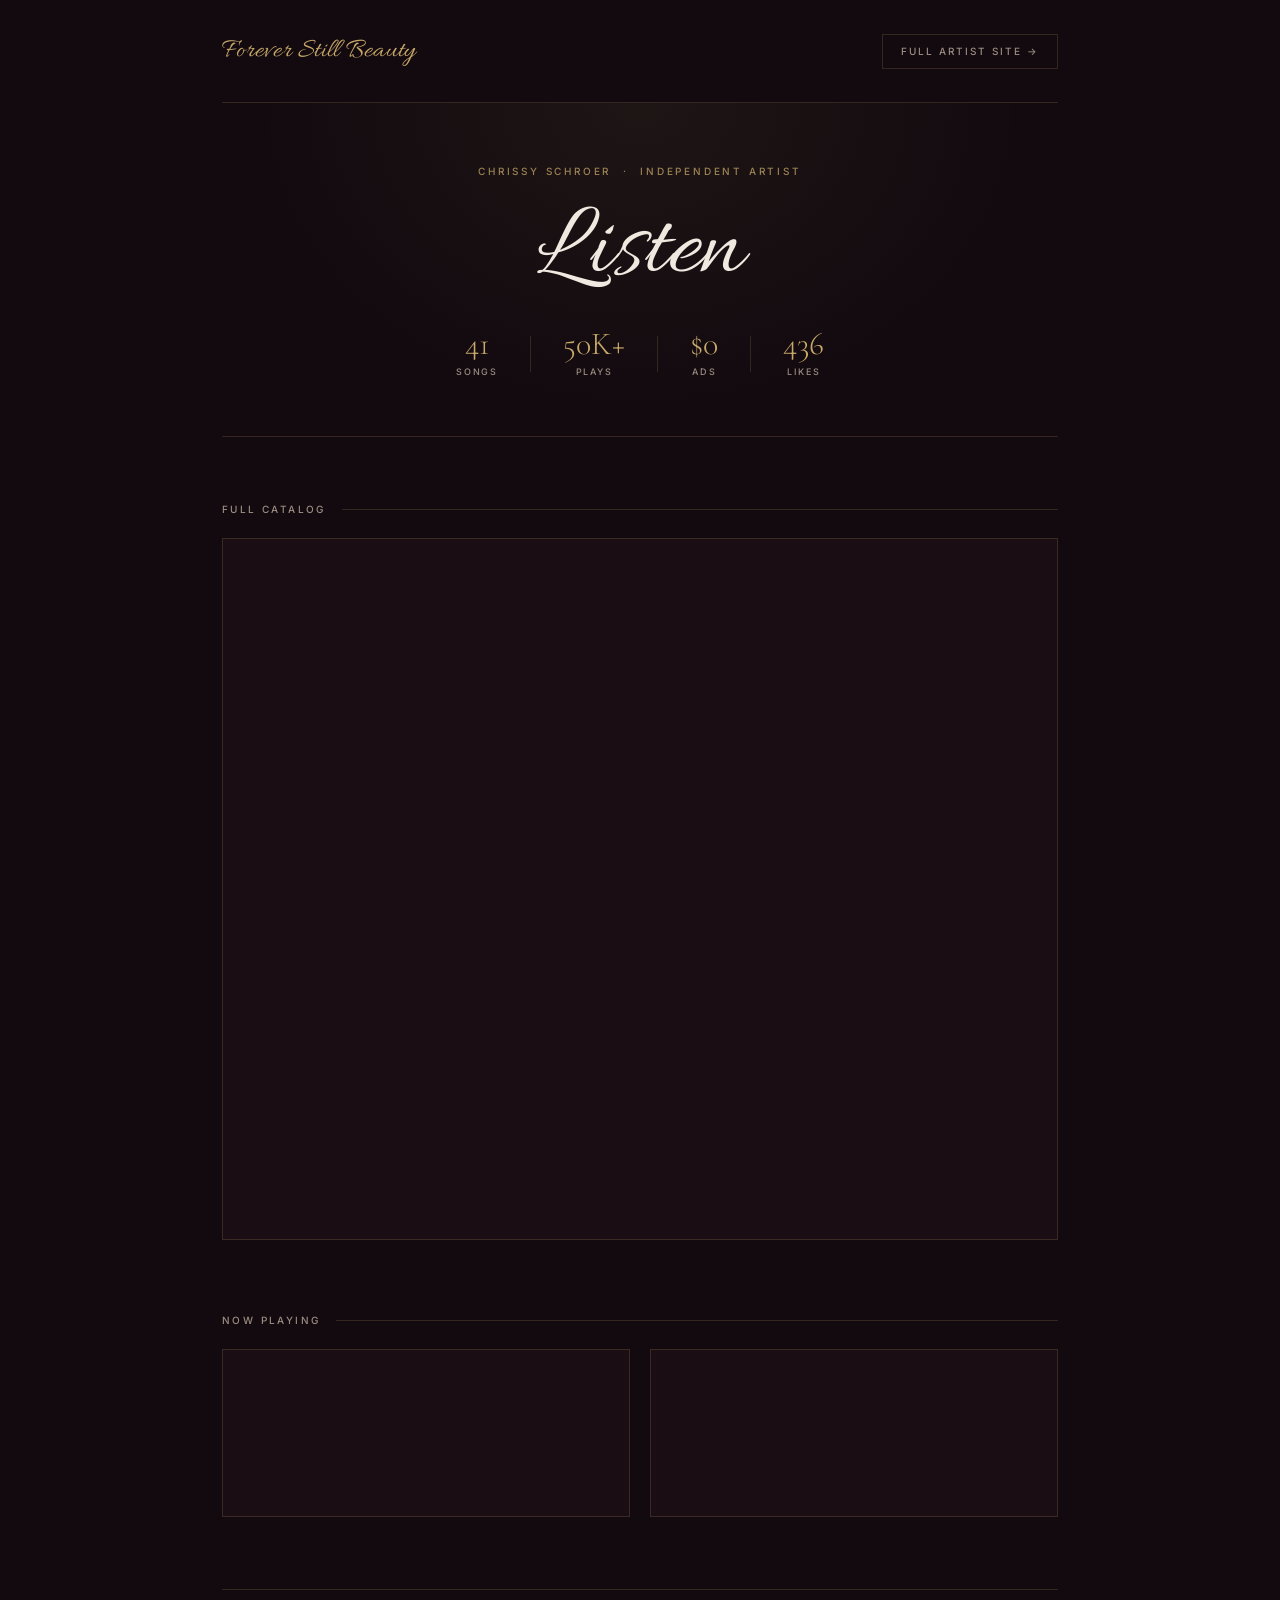
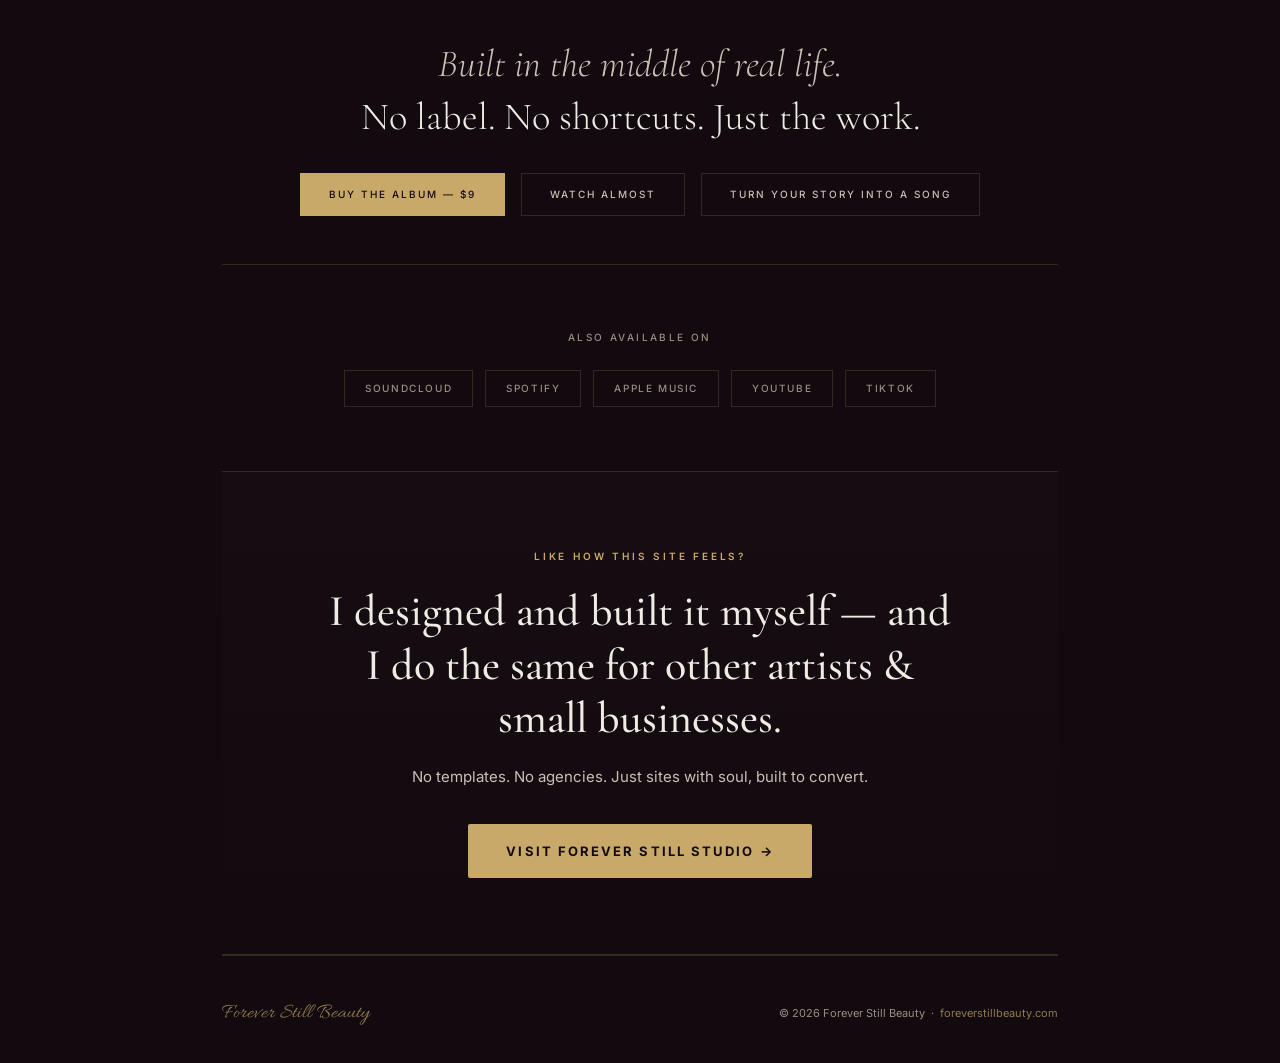
<file: listen.html>
<!DOCTYPE html>
<html lang="en">
<head>
  <meta charset="UTF-8" />
  <meta name="viewport" content="width=device-width, initial-scale=1.0" />
  <!-- Favicon -->
  <link rel="icon" href="images/favicon.ico" sizes="any">
  <link rel="icon" type="image/png" sizes="192x192" href="images/favicon-192x192.png">
  <link rel="icon" type="image/png" sizes="96x96" href="images/favicon-96x96.png">
  <link rel="icon" type="image/png" sizes="48x48" href="images/favicon-48x48.png">
  <link rel="icon" type="image/png" sizes="32x32" href="images/favicon-32x32.png">
  <link rel="icon" type="image/png" sizes="16x16" href="images/favicon-16x16.png">
  <link rel="apple-touch-icon" href="images/apple-touch-icon.png">
  <title>Forever Still Beauty — Listen to the Full Catalog</title>
  <meta name="description" content="41 songs. 50K+ plays. No label, no ads. Stream the full catalog from Forever Still Beauty by Chrissy Schroer.">

  <!-- Canonical -->
  <link rel="canonical" href="https://www.foreverstillbeauty.com/listen.html">

  <!-- Open Graph -->
  <meta property="og:title" content="Forever Still Beauty — Listen">
  <meta property="og:description" content="41 songs. 50K+ plays. No label, no ads.">
  <meta property="og:image" content="https://www.foreverstillbeauty.com/images/album-cover.jpg">
  <meta property="og:url" content="https://www.foreverstillbeauty.com/listen.html">
  <meta property="og:type" content="music.album">
  <meta property="og:site_name" content="Forever Still Beauty">

  <!-- Twitter -->
  <meta name="twitter:card" content="summary_large_image">
  <meta name="twitter:title" content="Forever Still Beauty — Listen">
  <meta name="twitter:description" content="41 songs. 50K+ plays. No label, no ads.">
  <meta name="twitter:image" content="https://www.foreverstillbeauty.com/images/album-cover.jpg">

  <!-- Fonts -->
  <link rel="preconnect" href="https://fonts.googleapis.com" />
  <link rel="preconnect" href="https://fonts.gstatic.com" crossorigin />
  <link rel="preload" href="https://fonts.googleapis.com/css2?family=Cormorant+Garamond:ital,wght@0,300;0,400;1,300;1,400&family=Allura&family=Inter:wght@300;400;500&display=swap" as="style" onload="this.onload=null;this.rel='stylesheet'">
  <noscript><link rel="stylesheet" href="https://fonts.googleapis.com/css2?family=Cormorant+Garamond:ital,wght@0,300;0,400;1,300;1,400&family=Allura&family=Inter:wght@300;400;500&display=swap"></noscript>

  <style>
    *, *::before, *::after { box-sizing: border-box; margin: 0; padding: 0; }

    :root {
      --bg:         #120a0f;
      --bg-soft:    #1a0d14;
      --bg-warm:    #241218;
      --gold:       #C8A96A;
      --gold-dim:   #a8894a;
      --text:       #f0ebe4;
      --text-muted: #9c8c82;
      --text-soft:  #cbbfb6;
      --rule:       rgba(200, 169, 106, 0.18);

      --font-display: 'Cormorant Garamond', Georgia, serif;
      --font-script:  'Allura', cursive;
      --font-sans:    'Inter', system-ui, sans-serif;
    }

    html { scroll-behavior: smooth; }

    body {
      background: var(--bg);
      color: var(--text);
      font-family: var(--font-sans);
      font-size: 15px;
      line-height: 1.7;
      min-height: 100vh;
      -webkit-font-smoothing: antialiased;
    }

    a { color: inherit; text-decoration: none; }
    img { display: block; max-width: 100%; }

    /* ── Layout ─────────────────────────────────────── */
    .container {
      width: 100%;
      max-width: 900px;
      margin: 0 auto;
      padding: 0 32px;
    }

    /* ── Nav ─────────────────────────────────────────── */
    .nav {
      padding: 28px 0;
      display: flex;
      align-items: center;
      justify-content: space-between;
    }

    .nav__logo {
      font-family: var(--font-script);
      font-size: 1.7rem;
      color: var(--gold);
      letter-spacing: 0.01em;
    }

    .nav__link {
      font-family: var(--font-sans);
      font-size: 10px;
      font-weight: 500;
      letter-spacing: 0.2em;
      text-transform: uppercase;
      color: var(--text-muted);
      border: 1px solid var(--rule);
      padding: 8px 18px;
      transition: color 0.2s, border-color 0.2s;
    }
    .nav__link:hover { color: var(--gold); border-color: var(--gold); }

    /* ── Hero ────────────────────────────────────────── */
    .hero {
      padding: 60px 0 56px;
      text-align: center;
      border-top: 1px solid var(--rule);
      border-bottom: 1px solid var(--rule);
      margin-bottom: 64px;
      position: relative;
    }

    .hero::before {
      content: '';
      position: absolute;
      inset: 0;
      background: radial-gradient(ellipse at 50% 0%, rgba(200,169,106,0.07) 0%, transparent 65%);
      pointer-events: none;
    }

    .hero__eyebrow {
      font-family: var(--font-sans);
      font-size: 10px;
      font-weight: 500;
      letter-spacing: 0.28em;
      text-transform: uppercase;
      color: var(--gold);
      opacity: 0.75;
      display: block;
      margin-bottom: 20px;
    }

    .hero__title {
      font-family: var(--font-script);
      font-size: clamp(3.5rem, 9vw, 6.5rem);
      color: var(--text);
      line-height: 1;
      display: block;
      margin-bottom: 24px;
    }

    .hero__stats {
      display: flex;
      align-items: center;
      justify-content: center;
      gap: 32px;
      flex-wrap: wrap;
    }

    .hero__stat {
      display: flex;
      flex-direction: column;
      align-items: center;
      gap: 4px;
    }

    .hero__stat-num {
      font-family: var(--font-display);
      font-size: 2rem;
      font-weight: 300;
      color: var(--gold);
      line-height: 1;
    }

    .hero__stat-label {
      font-family: var(--font-sans);
      font-size: 9px;
      font-weight: 500;
      letter-spacing: 0.22em;
      text-transform: uppercase;
      color: var(--text-muted);
    }

    .hero__divider {
      width: 1px;
      height: 36px;
      background: var(--rule);
    }

    /* ── Player ──────────────────────────────────────── */
    .player-section {
      margin-bottom: 72px;
    }

    .player-label {
      font-family: var(--font-sans);
      font-size: 10px;
      font-weight: 500;
      letter-spacing: 0.24em;
      text-transform: uppercase;
      color: var(--text-muted);
      margin-bottom: 20px;
      display: flex;
      align-items: center;
      gap: 16px;
    }

    .player-label::after {
      content: '';
      flex: 1;
      height: 1px;
      background: var(--rule);
    }

    .player-wrap {
      border: 1px solid var(--rule);
      overflow: hidden;
      background: var(--bg-soft);
    }

    .player-wrap iframe {
      display: block;
      width: 100%;
    }

    /* ── Featured Track ──────────────────────────────── */
    .featured-label {
      font-family: var(--font-sans);
      font-size: 10px;
      font-weight: 500;
      letter-spacing: 0.24em;
      text-transform: uppercase;
      color: var(--text-muted);
      margin-bottom: 20px;
      display: flex;
      align-items: center;
      gap: 16px;
    }
    .featured-label::after {
      content: '';
      flex: 1;
      height: 1px;
      background: var(--rule);
    }

    .featured-section {
      margin-bottom: 72px;
    }

    .featured-grid {
      display: grid;
      grid-template-columns: 1fr 1fr;
      gap: 20px;
    }

    .featured-track {
      border: 1px solid var(--rule);
      background: var(--bg-soft);
      overflow: hidden;
    }

    .featured-track iframe {
      display: block;
      width: 100%;
    }

    /* ── CTA Strip ───────────────────────────────────── */
    .cta-strip {
      border-top: 1px solid var(--rule);
      border-bottom: 1px solid var(--rule);
      padding: 48px 0;
      margin-bottom: 64px;
      text-align: center;
    }

    .cta-strip__heading {
      font-family: var(--font-display);
      font-size: clamp(1.6rem, 3.5vw, 2.4rem);
      font-weight: 300;
      font-style: italic;
      color: var(--text-soft);
      margin-bottom: 28px;
      line-height: 1.4;
    }

    .cta-strip__heading em {
      font-style: normal;
      color: var(--text);
    }

    .cta-strip__actions {
      display: flex;
      align-items: center;
      justify-content: center;
      gap: 16px;
      flex-wrap: wrap;
    }

    .btn {
      display: inline-block;
      font-family: var(--font-sans);
      font-size: 10px;
      font-weight: 500;
      letter-spacing: 0.2em;
      text-transform: uppercase;
      padding: 12px 28px;
      border: 1px solid transparent;
      transition: background 0.2s, color 0.2s, border-color 0.2s;
      cursor: pointer;
      white-space: nowrap;
    }

    .btn--gold {
      background: var(--gold);
      color: var(--bg);
      border-color: var(--gold);
    }
    .btn--gold:hover { background: transparent; color: var(--gold); }

    .btn--ghost {
      background: transparent;
      color: var(--text-soft);
      border-color: var(--rule);
    }
    .btn--ghost:hover { border-color: var(--gold); color: var(--gold); }

    /* ── Streaming Links ─────────────────────────────── */
    .streaming {
      margin-bottom: 64px;
      text-align: center;
    }

    .streaming__label {
      font-family: var(--font-sans);
      font-size: 10px;
      font-weight: 500;
      letter-spacing: 0.24em;
      text-transform: uppercase;
      color: var(--text-muted);
      margin-bottom: 24px;
    }

    .streaming__links {
      display: flex;
      align-items: center;
      justify-content: center;
      gap: 12px;
      flex-wrap: wrap;
    }

    .streaming__link {
      font-family: var(--font-sans);
      font-size: 10px;
      font-weight: 500;
      letter-spacing: 0.16em;
      text-transform: uppercase;
      color: var(--text-muted);
      border: 1px solid var(--rule);
      padding: 9px 20px;
      transition: color 0.2s, border-color 0.2s;
    }
    .streaming__link:hover { color: var(--gold); border-color: var(--gold); }

    /* ── Footer ──────────────────────────────────────── */
    .footer {
      border-top: 1px solid var(--rule);
      padding: 40px 0 32px;
    }

    .footer__inner {
      display: flex;
      align-items: center;
      justify-content: space-between;
      gap: 20px;
      flex-wrap: wrap;
    }

    .footer__brand {
      font-family: var(--font-script);
      font-size: 1.3rem;
      color: var(--gold);
      opacity: 0.7;
    }

    .footer__copy {
      font-size: 11px;
      color: var(--text-muted);
    }

    .footer__copy a {
      color: var(--gold);
      opacity: 0.7;
      transition: opacity 0.2s;
    }
    .footer__copy a:hover { opacity: 1; }

    /* ── Responsive ──────────────────────────────────── */
    @media (max-width: 640px) {
      .container { padding: 0 20px; }
      .hero { padding: 40px 0 40px; margin-bottom: 48px; }
      .featured-grid { grid-template-columns: 1fr; }
      .hero__divider { display: none; }
      .footer__inner { flex-direction: column; align-items: flex-start; gap: 12px; }
    }
  </style>
</head>
<body>
  <canvas id="sparkleCanvas" aria-hidden="true" style="position:fixed;inset:0;z-index:9999;pointer-events:none;width:100%;height:100%;"></canvas>
  

  <div class="container">

    <!-- Nav -->
    <nav class="nav">
      <span class="nav__logo">Forever Still Beauty</span>
      <a href="https://www.foreverstillbeauty.com" class="nav__link">Full Artist Site &rarr;</a>
    </nav>

    <!-- Hero -->
    <header class="hero">
      <span class="hero__eyebrow">Chrissy Schroer &nbsp;·&nbsp; Independent Artist</span>
      <span class="hero__title">Listen</span>
      <div class="hero__stats">
        <div class="hero__stat">
          <span class="hero__stat-num">41</span>
          <span class="hero__stat-label">Songs</span>
        </div>
        <div class="hero__divider"></div>
        <div class="hero__stat">
          <span class="hero__stat-num">50K+</span>
          <span class="hero__stat-label">Plays</span>
        </div>
        <div class="hero__divider"></div>
        <div class="hero__stat">
          <span class="hero__stat-num">$0</span>
          <span class="hero__stat-label">Ads</span>
        </div>
        <div class="hero__divider"></div>
        <div class="hero__stat">
          <span class="hero__stat-num">436</span>
          <span class="hero__stat-label">Likes</span>
        </div>
      </div>
    </header>

    <!-- Full Catalog Player -->
    <section class="player-section">
      <p class="player-label">Full Catalog</p>
      <div class="player-wrap">
        <iframe
          width="100%"
          height="700"
          scrolling="no"
          frameborder="no"
          allow="autoplay"
          src="https://w.soundcloud.com/player/?url=https%3A//soundcloud.com/foreverstillbeauty&color=%23C8A96A&auto_play=false&hide_related=false&show_comments=false&show_user=true&show_reposts=false&show_teaser=false"
          title="Forever Still Beauty — Full Catalog on SoundCloud">
        </iframe>
      </div>
    </section>

    <!-- Featured: Almost (Music Video) -->
    <section class="featured-section">
      <p class="featured-label">Now Playing</p>
      <div class="featured-grid">

        <!-- Almost -->
        <div class="featured-track">
          <iframe
            width="100%"
            height="166"
            scrolling="no"
            frameborder="no"
            allow="autoplay"
            src="https://w.soundcloud.com/player/?url=https%3A//soundcloud.com/foreverstillbeauty/almost&color=%23C8A96A&auto_play=false&hide_related=true&show_comments=false&show_user=false&show_reposts=false&show_teaser=false"
            title="Almost — Forever Still Beauty">
          </iframe>
        </div>

        <!-- 9pm to Sold Out (Album) -->
        <div class="featured-track">
          <iframe
            width="100%"
            height="166"
            scrolling="no"
            frameborder="no"
            allow="autoplay"
            src="https://w.soundcloud.com/player/?url=https%3A//soundcloud.com/foreverstillbeauty/sets/9pm-to-sold-out&color=%23C8A96A&auto_play=false&hide_related=true&show_comments=false&show_user=false&show_reposts=false&show_teaser=false"
            title="9pm to Sold Out — Forever Still Beauty">
          </iframe>
        </div>

      </div>
    </section>

    <!-- CTA -->
    <section class="cta-strip">
      <p class="cta-strip__heading">
        Built in the middle of real life.<br>
        <em>No label. No shortcuts. Just the work.</em>
      </p>
      <div class="cta-strip__actions">
        <a href="https://www.foreverstillbeauty.com/album.html" class="btn btn--gold">Buy the Album — $9</a>
        <a href="https://www.foreverstillbeauty.com/almost.html" class="btn btn--ghost">Watch Almost</a>
        <a href="https://www.foreverstillbeauty.com/method.html" class="btn btn--ghost">Turn Your Story Into a Song</a>
      </div>
    </section>

    <!-- Streaming -->
    <section class="streaming">
      <p class="streaming__label">Also available on</p>
      <div class="streaming__links">
        <a href="https://soundcloud.com/foreverstillbeauty" target="_blank" rel="noopener" class="streaming__link">SoundCloud</a>
        <a href="https://open.spotify.com/artist/foreverstillbeauty" target="_blank" rel="noopener" class="streaming__link">Spotify</a>
        <a href="https://music.apple.com/search?term=forever+still+music" target="_blank" rel="noopener" class="streaming__link">Apple Music</a>
        <a href="https://www.youtube.com/@foreverstillbeauty" target="_blank" rel="noopener" class="streaming__link">YouTube</a>
        <a href="https://www.tiktok.com/@foreverstillbeauty" target="_blank" rel="noopener" class="streaming__link">TikTok</a>
      </div>
    </section>

    <!-- Footer -->
    <!-- ── Studio CTA ── -->
  <style>
    .studio-cta__btn {
      display:inline-block;background:#C8A96A;color:#120a0f;
      font-family:'Inter',sans-serif;font-size:13px;font-weight:700;
      letter-spacing:0.16em;text-transform:uppercase;text-decoration:none;
      padding:16px 38px;border-radius:2px;
      transition:transform 0.2s ease, box-shadow 0.2s ease, background 0.2s ease;
    }
    .studio-cta__btn:hover {
      transform:translateY(-2px);
      box-shadow:0 10px 30px rgba(200,169,106,0.3);
      background:#d8bd84;
    }
  </style>
  <section style="background:linear-gradient(180deg,#160d12 0%,#120a0f 100%);border-top:1px solid rgba(200,169,106,0.2);border-bottom:1px solid rgba(200,169,106,0.2);padding:76px 40px;text-align:center;">
    <p style="font-family:'Inter',sans-serif;font-size:10px;font-weight:600;letter-spacing:0.28em;text-transform:uppercase;color:#C8A96A;margin:0 0 20px;">Like how this site feels?</p>
    <h2 style="font-family:'Cormorant Garamond',Georgia,serif;font-size:clamp(28px,5vw,44px);font-weight:500;color:#f0ebe4;line-height:1.22;margin:0 auto 18px;max-width:640px;">I designed and built it myself &mdash; and I do the same for other artists &amp; small businesses.</h2>
    <p style="font-family:'Inter',sans-serif;font-size:15px;line-height:1.7;color:#cbbfb6;max-width:480px;margin:0 auto 34px;">No templates. No agencies. Just sites with soul, built to convert.</p>
    <a href="https://www.foreverstillstudio.com" target="_blank" rel="noopener" class="studio-cta__btn">Visit Forever Still Studio &rarr;</a>
  </section>

  <footer class="footer">
      <div class="footer__inner">
        <span class="footer__brand">Forever Still Beauty</span>
        <p class="footer__copy">
          &copy; 2026 Forever Still Beauty &nbsp;&middot;&nbsp;
          <a href="https://www.foreverstillbeauty.com">foreverstillbeauty.com</a>
        </p>
      </div>
    </footer>

  </div>


  <!-- Gold cursor sparkle trail (ported from Forever Still Studio) -->
  <script>
  (function () {
    var canvas = document.getElementById('sparkleCanvas');
    if (!canvas) return;
    if (window.matchMedia('(max-width: 768px)').matches) return;
    if (window.matchMedia('(prefers-reduced-motion: reduce)').matches) return;
    var ctx = canvas.getContext('2d');
    var sparkles = [];
    var lastX = 0, lastY = 0;
    var MIN_DIST = 8;
    var GOLD = { r: 200, g: 169, b: 106 };
    function resize() { canvas.width = window.innerWidth; canvas.height = window.innerHeight; }
    resize();
    window.addEventListener('resize', resize);
    function drawSparkle(x, y, size, alpha, rotation) {
      ctx.save();
      ctx.translate(x, y);
      ctx.rotate(rotation);
      ctx.globalAlpha = alpha;
      ctx.fillStyle = 'rgb(' + GOLD.r + ',' + GOLD.g + ',' + GOLD.b + ')';
      var outer = size, inner = size * 0.35;
      ctx.beginPath(); ctx.moveTo(0,-outer); ctx.lineTo(inner,-inner); ctx.lineTo(0,0); ctx.lineTo(-inner,-inner); ctx.closePath(); ctx.fill();
      ctx.beginPath(); ctx.moveTo(0,0); ctx.lineTo(inner,inner); ctx.lineTo(0,outer); ctx.lineTo(-inner,inner); ctx.closePath(); ctx.fill();
      ctx.beginPath(); ctx.moveTo(-outer,0); ctx.lineTo(-inner,inner); ctx.lineTo(0,0); ctx.lineTo(-inner,-inner); ctx.closePath(); ctx.fill();
      ctx.beginPath(); ctx.moveTo(0,0); ctx.lineTo(inner,inner); ctx.lineTo(outer,0); ctx.lineTo(inner,-inner); ctx.closePath(); ctx.fill();
      ctx.restore();
    }
    document.addEventListener('mousemove', function (e) {
      var dx = e.clientX - lastX, dy = e.clientY - lastY;
      var dist = Math.sqrt(dx*dx + dy*dy);
      if (dist > MIN_DIST) {
        var count = dist > 30 ? 2 : 1;
        for (var i = 0; i < count; i++) {
          sparkles.push({
            x: e.clientX + (Math.random()-0.5)*10,
            y: e.clientY + (Math.random()-0.5)*10,
            size: 3 + Math.random()*5,
            alpha: 0.7 + Math.random()*0.3,
            rotation: Math.random()*Math.PI,
            driftX: (Math.random()-0.5)*0.6,
            driftY: -0.3 - Math.random()*0.5,
            fadeRate: 0.015 + Math.random()*0.01,
            spin: (Math.random()-0.5)*0.04
          });
        }
      }
      lastX = e.clientX; lastY = e.clientY;
    });
    function animate() {
      ctx.clearRect(0, 0, canvas.width, canvas.height);
      for (var i = sparkles.length - 1; i >= 0; i--) {
        var s = sparkles[i];
        s.alpha -= s.fadeRate; s.x += s.driftX; s.y += s.driftY;
        s.rotation += s.spin; s.size *= 0.98;
        if (s.alpha <= 0 || s.size < 0.5) { sparkles.splice(i, 1); continue; }
        drawSparkle(s.x, s.y, s.size, s.alpha, s.rotation);
      }
      requestAnimationFrame(animate);
    }
    animate();
  })();
  </script>

</body>
</html>
</file>
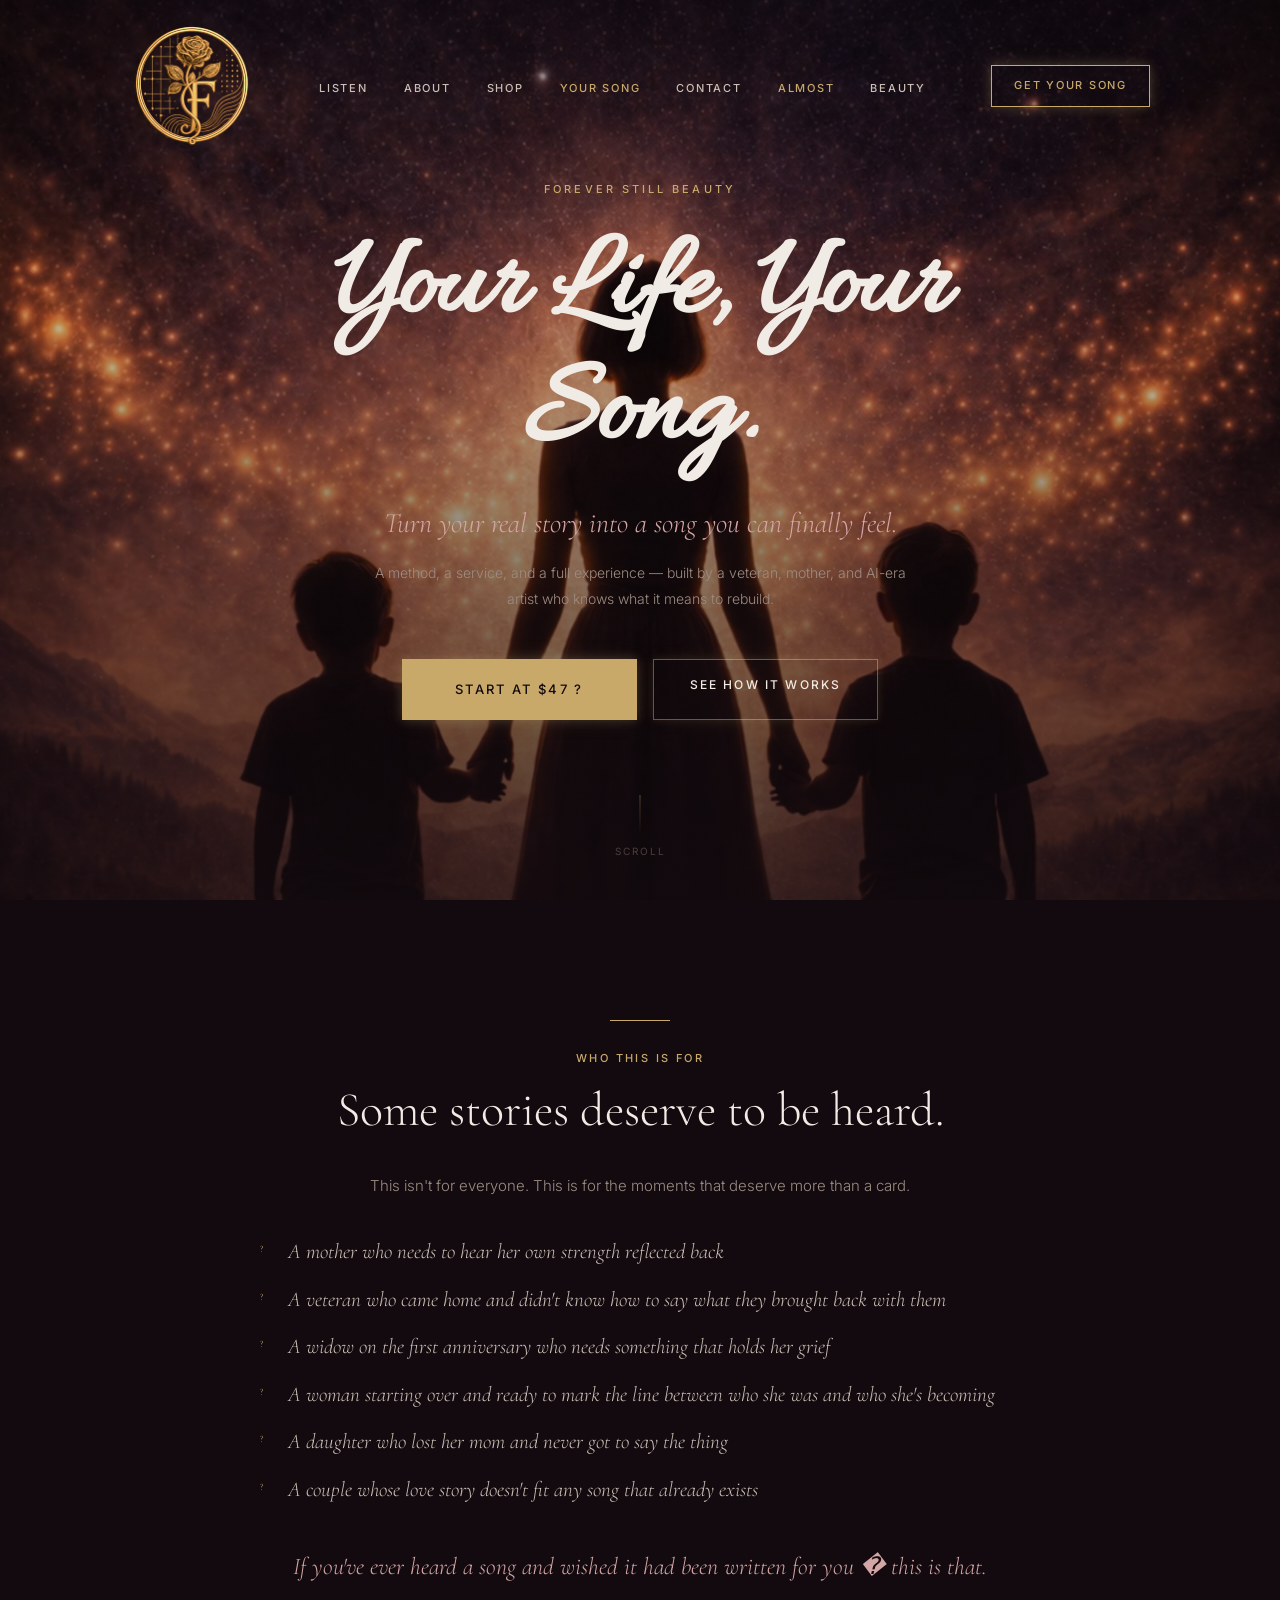
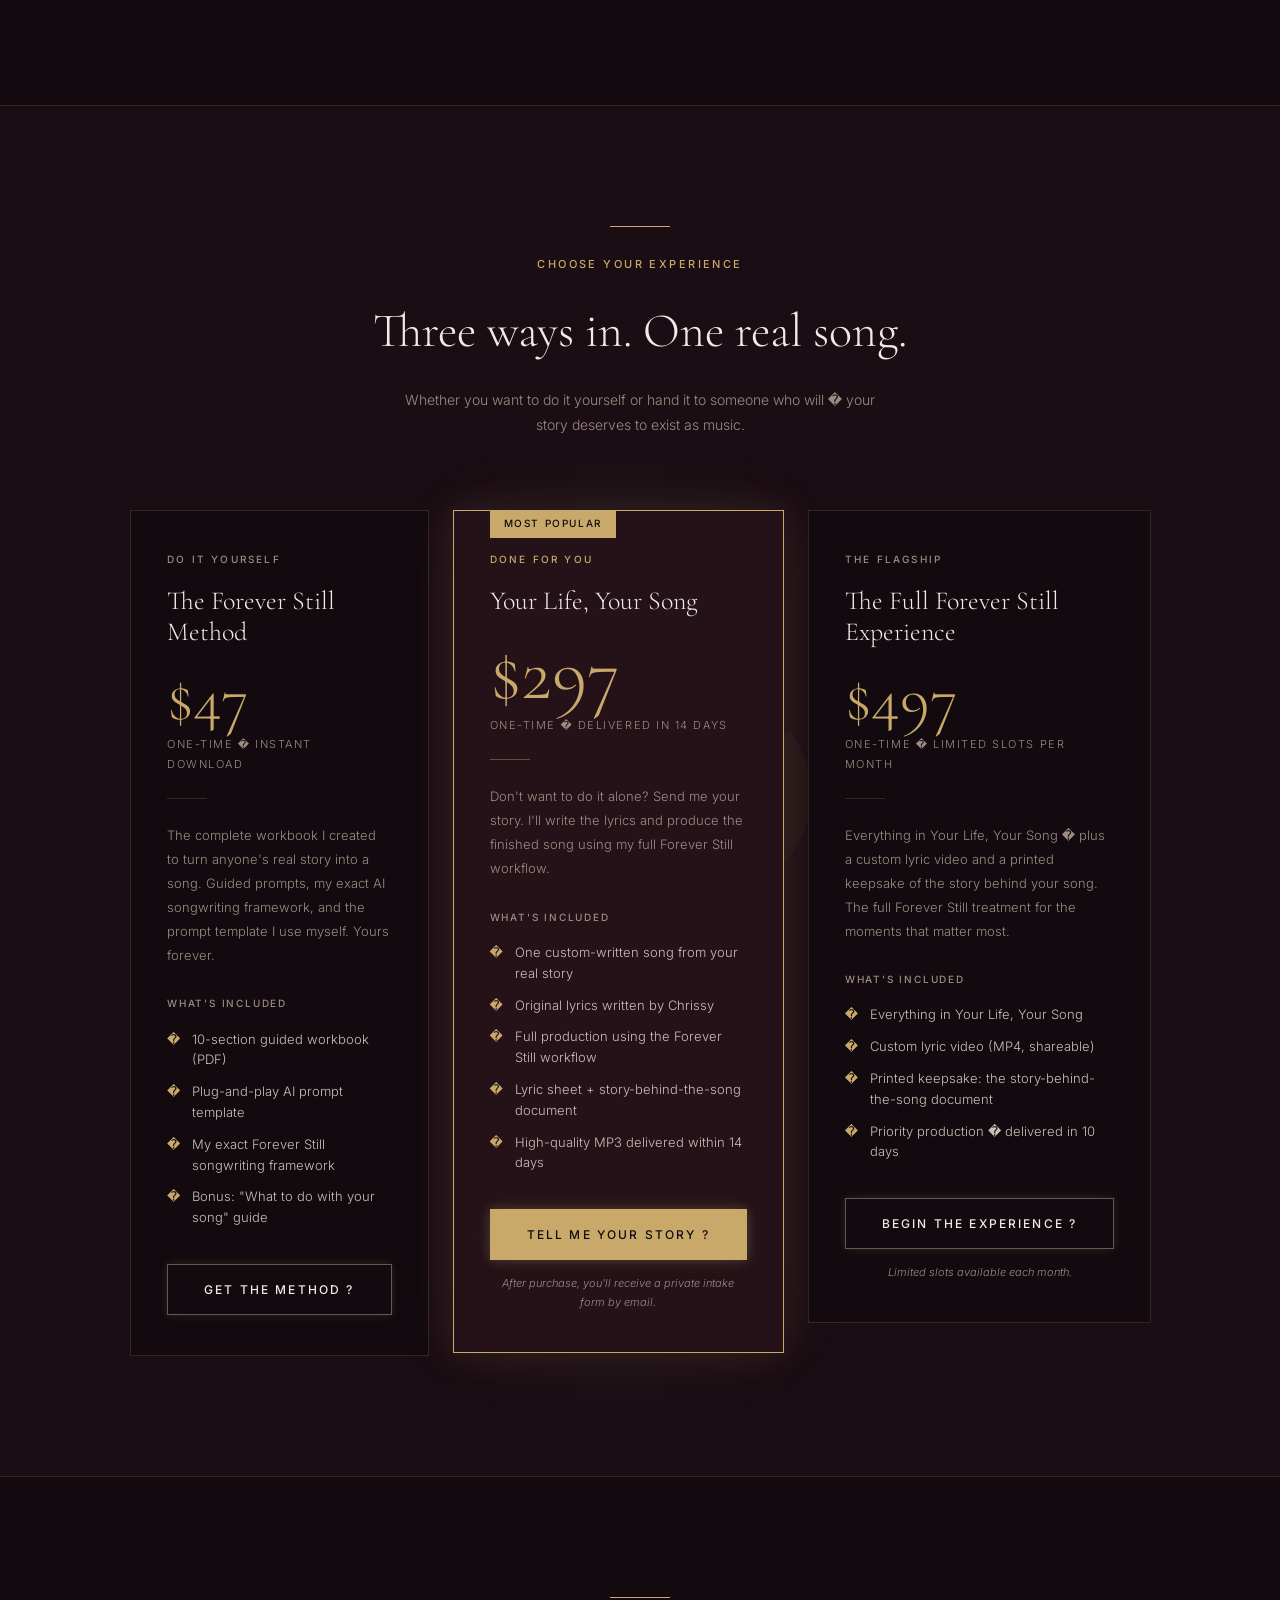
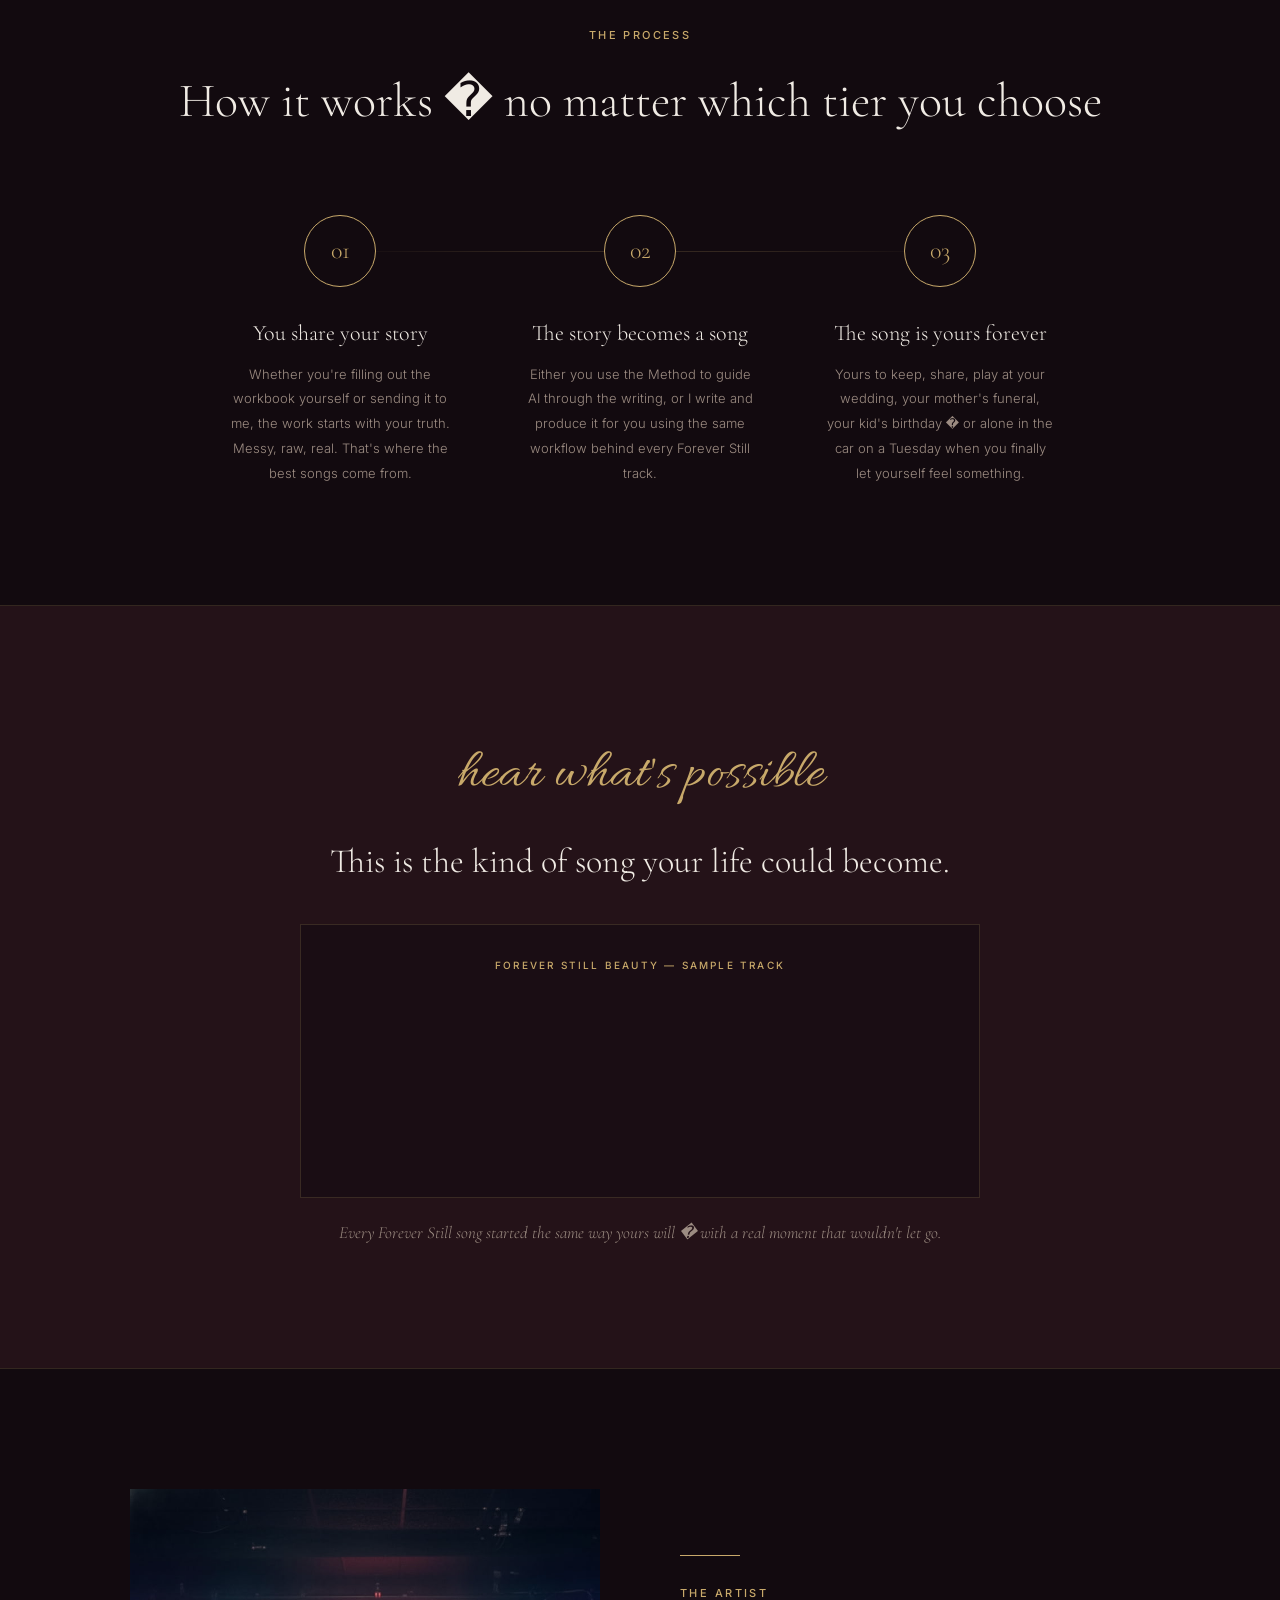
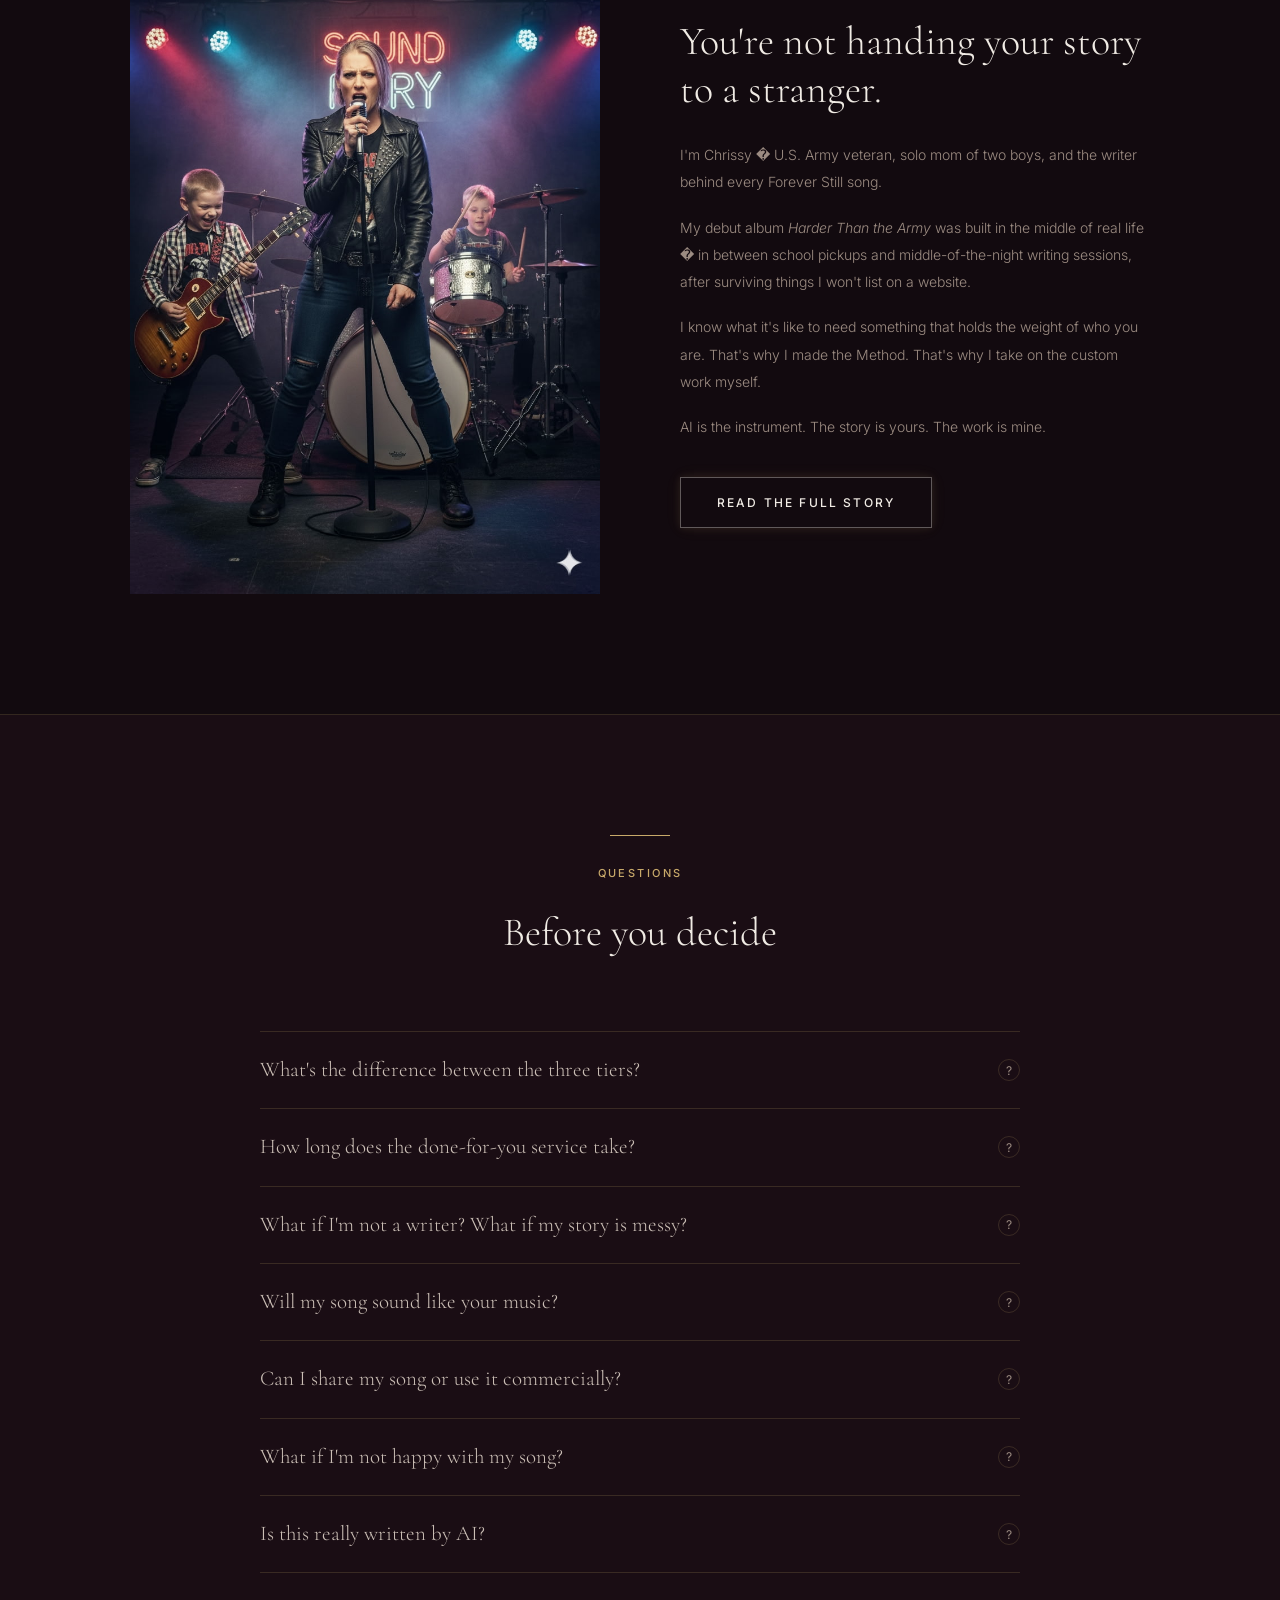
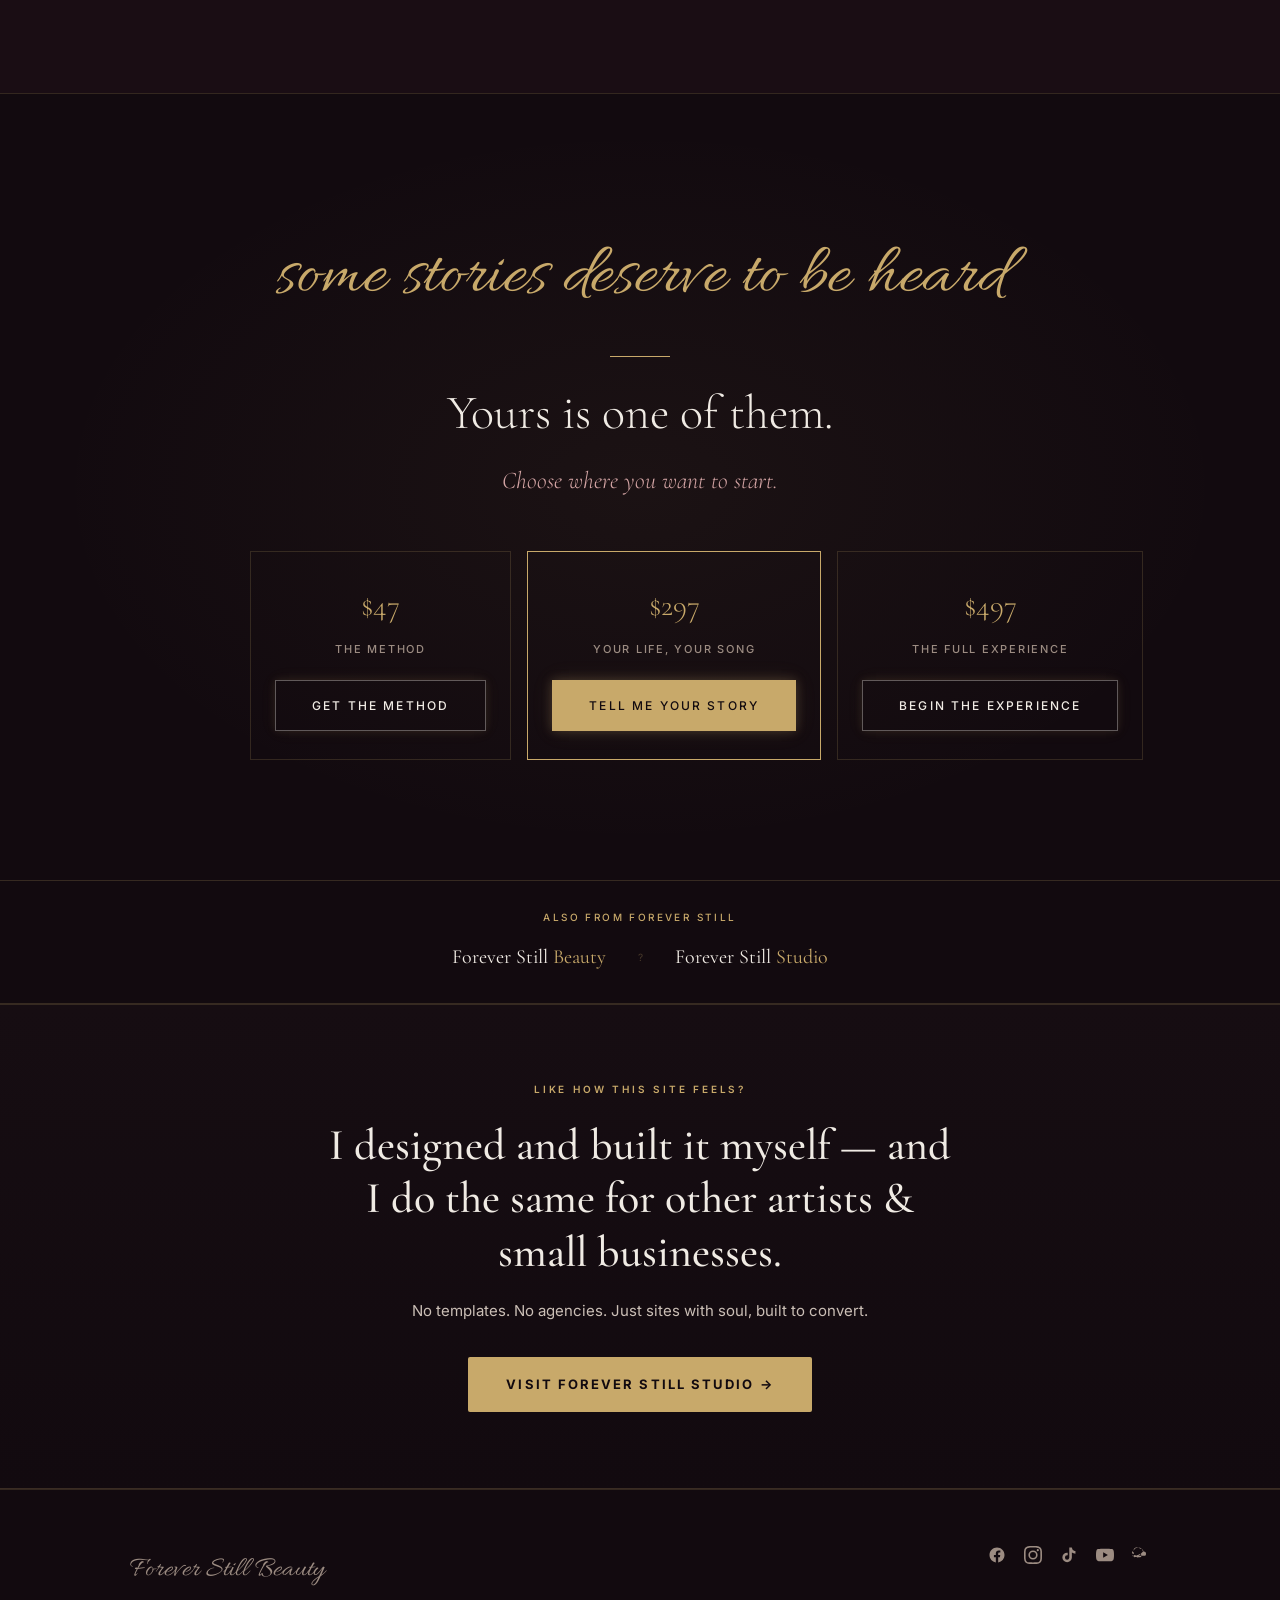
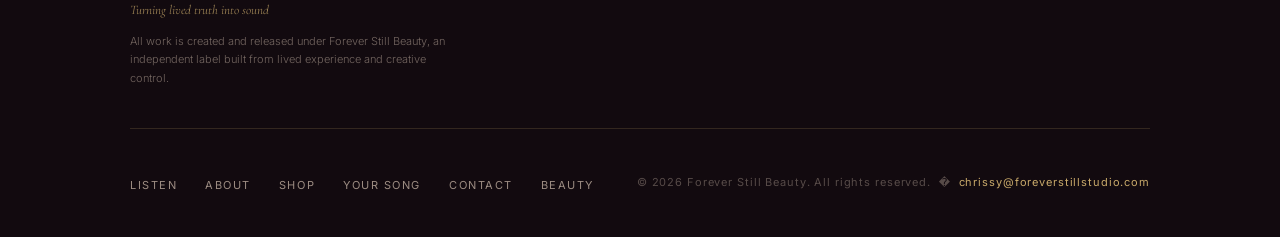
<file: method.html>
<!DOCTYPE html>
<html lang="en">
<head>
  <meta charset="UTF-8" />
  <meta name="msvalidate.01" content="E0C6E18F4C0CC4E89583FDD7A9A06F0D" />
  <meta name="viewport" content="width=device-width, initial-scale=1.0" />
  <!-- Favicon -->
  <link rel="icon" href="images/favicon.ico" sizes="any">
  <link rel="icon" type="image/png" sizes="192x192" href="images/favicon-192x192.png">
  <link rel="icon" type="image/png" sizes="96x96" href="images/favicon-96x96.png">
  <link rel="icon" type="image/png" sizes="48x48" href="images/favicon-48x48.png">
  <link rel="icon" type="image/png" sizes="32x32" href="images/favicon-32x32.png">
  <link rel="icon" type="image/png" sizes="16x16" href="images/favicon-16x16.png">
  <link rel="apple-touch-icon" href="images/apple-touch-icon.png">

  <title>Your Life, Your Song — Forever Still Beauty</title>
  <meta name="description" content="Turn your real story into a song you can finally feel. A method, a service, and a full experience — built by a veteran, mother, and AI-era artist." />

  <!-- SEO -->
  <meta name="keywords" content="custom song from your story, song about my life, AI songwriting for personal stories, personalized song, custom music, Forever Still" />
  <link rel="canonical" href="https://www.foreverstillbeauty.com/method.html" />

  <!-- Open Graph -->
  <meta property="og:title" content="Your Life, Your Song — Forever Still Beauty" />
  <meta property="og:description" content="Turn your real story into a song you can finally feel. Starting at $47." />
  <meta property="og:image" content="https://www.foreverstillbeauty.com/images/the-muse.jpg" />
  <meta property="og:url" content="https://www.foreverstillbeauty.com/method.html" />
  <meta property="og:type" content="website" />
  <meta property="og:site_name" content="Forever Still Beauty" />

  <!-- Twitter -->
  <meta name="twitter:card" content="summary_large_image" />
  <meta name="twitter:title" content="Your Life, Your Song — Forever Still Beauty" />
  <meta name="twitter:description" content="Turn your real story into a song you can finally feel. Starting at $47." />
  <meta name="twitter:image" content="https://www.foreverstillbeauty.com/images/album-cover.jpg" />

  <!-- Schema.org -->
  <script type="application/ld+json">
  {
    "@context": "https://schema.org",
    "@type": "Service",
    "name": "Your Life, Your Song — Custom Songwriting by Forever Still Beauty",
    "description": "Turn your real story into a song. Chrissy Schroer writes and produces a personalized song from your life experience. Starting at $47.",
    "url": "https://www.foreverstillbeauty.com/method.html",
    "image": "https://www.foreverstillbeauty.com/images/album-cover.jpg",
    "provider": {
      "@type": "Person",
      "name": "Chrissy Schroer",
      "url": "https://www.foreverstillbeauty.com/about.html"
    },
    "offers": {
      "@type": "Offer",
      "price": "47.00",
      "priceCurrency": "USD",
      "availability": "https://schema.org/InStock"
    }
  }
  </script>

  <!-- Fonts -->
  <link rel="preconnect" href="https://fonts.googleapis.com" />
  <link rel="preconnect" href="https://fonts.gstatic.com" crossorigin />
  <link rel="preload" href="https://fonts.googleapis.com/css2?family=Cormorant+Garamond:ital,wght@0,300;0,400;0,600;1,300;1,400&family=Allura&family=Inter:wght@300;400;500&display=swap" as="style" onload="this.onload=null;this.rel='stylesheet'">
  <noscript><link rel="stylesheet" href="https://fonts.googleapis.com/css2?family=Cormorant+Garamond:ital,wght@0,300;0,400;0,600;1,300;1,400&family=Allura&family=Inter:wght@300;400;500&display=swap"></noscript><style>
    /* -- Reset --------------------------------------------------- */
    *, *::before, *::after { box-sizing: border-box; margin: 0; padding: 0; }

    :root {
      --bg:          #120a0f;
      --bg-soft:     #1a0d14;
      --bg-warm:     #241218;
      --gold:        #C8A96A;
      --blush:       #d4a5a5;
      --rose:        #c4897a;
      --dusty:       #b8967a;
      --text:        #f0ebe4;
      --text-muted:  #9c8c82;
      --text-soft:   #cbbfb6;
      --rule:        rgba(200, 169, 106, 0.18);
      --rule-soft:   rgba(200, 169, 106, 0.1);

      --font-display: 'Cormorant Garamond', Georgia, serif;
      --font-script:  'Allura', cursive;
      --font-sans:    'Inter', system-ui, sans-serif;

      --max-w: 1100px;
      --gap:   120px;
    }

    html { scroll-behavior: smooth; }
    body {
      background: var(--bg);
      color: var(--text);
      font-family: var(--font-sans);
      font-size: 16px;
      line-height: 1.75;
      -webkit-font-smoothing: antialiased;
    }
    img { display: block; max-width: 100%; }
    a { color: inherit; text-decoration: none; }

    .container { width: 100%; max-width: var(--max-w); margin: 0 auto; padding: 0 40px; }
    .section    { padding: var(--gap) 0; }
    .section--tight { padding: 80px 0; }

    .rule { width: 60px; height: 1px; background: var(--gold); margin: 0 auto 28px; }
    .rule--left { margin-left: 0; }

    .eyebrow {
      font-family: var(--font-sans);
      font-size: 11px; font-weight: 500;
      letter-spacing: 0.22em; text-transform: uppercase;
      color: var(--gold); margin-bottom: 14px;
    }

    /* Rose motif SVG background */
    .rose-bg {
      position: absolute; pointer-events: none; user-select: none;
      opacity: 0.04; z-index: 0;
    }

    /* -- Buttons ------------------------------------------------- */
    .btn {
      display: inline-block;
      font-family: var(--font-sans); font-size: 12px; font-weight: 500;
      letter-spacing: 0.18em; text-transform: uppercase;
      padding: 14px 36px; border: 1px solid currentColor;
      transition: background .3s, color .3s, border-color .3s, box-shadow .4s;
      cursor: pointer; white-space: nowrap;
    }
    .btn--primary {
      background: var(--gold); border-color: var(--gold); color: var(--bg);
      box-shadow: 0 0 10px rgba(200,169,106,.25), 0 0 22px rgba(200,169,106,.1);
    }
    .btn--primary:hover {
      background: transparent; color: var(--gold);
      box-shadow: 0 0 18px rgba(200,169,106,.55), 0 0 44px rgba(200,169,106,.22);
    }
    .btn--ghost {
      background: transparent; border-color: rgba(240,235,228,.35); color: var(--text);
      box-shadow: 0 0 8px rgba(200,169,106,.12), 0 0 18px rgba(200,169,106,.06);
    }
    .btn--ghost:hover {
      border-color: var(--gold); color: var(--gold);
      box-shadow: 0 0 18px rgba(200,169,106,.45), 0 0 44px rgba(200,169,106,.18);
    }
    .btn--lg { padding: 18px 52px; font-size: 13px; }

    /* -- Nav ----------------------------------------------------- */
    @keyframes logoFloat { 0%,100%{transform:translateY(0)} 50%{transform:translateY(-8px)} }
    @keyframes navWave   { 0%,100%{transform:translateY(0)} 50%{transform:translateY(-3px)} }

    .nav {
      position: fixed; top:0; left:0; right:0; z-index:100;
      padding: 16px 0; background: transparent;
      transition: background .5s, backdrop-filter .5s, padding .4s;
    }
    .nav.scrolled {
      background: rgba(18,10,15,.88);
      backdrop-filter: blur(18px); -webkit-backdrop-filter: blur(18px);
      padding: 10px 0; border-bottom: 1px solid var(--rule);
    }
    .nav__inner { display:flex; align-items:center; justify-content:space-between; }
    .nav__logo img {
      filter: sepia(.6) saturate(1.8) hue-rotate(-8deg) brightness(.92) contrast(1.05);
      animation: logoFloat 4s ease-in-out infinite; transition: filter .3s;
    }
    .nav__logo img:hover { filter: sepia(.4) saturate(2.2) hue-rotate(-8deg) brightness(1.05) contrast(1.05); }
    .nav__links { display:flex; gap:36px; list-style:none; }
    .nav__links li { animation: navWave 3.5s ease-in-out infinite; }
    .nav__links li:nth-child(1){animation-delay:0s}
    .nav__links li:nth-child(2){animation-delay:.18s}
    .nav__links li:nth-child(3){animation-delay:.36s}
    .nav__links li:nth-child(4){animation-delay:.54s}
    .nav__links a {
      font-family:var(--font-sans); font-size:11px; font-weight:500;
      letter-spacing:.16em; text-transform:uppercase;
      color:var(--text-soft); transition:color .2s;
    }
    .nav__links a:hover { color:var(--gold); }
    .nav__cta {
      font-family:var(--font-sans); font-size:11px; font-weight:500;
      letter-spacing:.16em; text-transform:uppercase;
      color:var(--gold); border:1px solid var(--gold); padding:10px 22px;
      transition:background .2s,color .2s,box-shadow .4s;
      box-shadow: 0 0 10px rgba(200,169,106,.25), 0 0 22px rgba(200,169,106,.1);
    }
    .nav__cta:hover { background:var(--gold); color:var(--bg); }
    .nav__hamburger { display:none; flex-direction:column; gap:5px; cursor:pointer; background:none; border:none; padding:4px; }
    .nav__hamburger span { display:block; width:24px; height:1px; background:var(--text); }

    /* -- Mobile Drawer ------------------------------------------- */
    .nav__drawer {
      display:none; position:fixed; top:0; right:0; width:280px; height:100vh;
      background:rgba(13,11,11,.97); backdrop-filter:blur(16px);
      border-left:1px solid var(--rule); z-index:200;
      padding:80px 40px 40px; transform:translateX(100%);
      transition:transform .35s cubic-bezier(.4,0,.2,1);
      flex-direction:column; gap:8px;
    }
    .nav__drawer.open { transform:translateX(0); }
    .nav__drawer a {
      font-family:var(--font-sans); font-size:13px; letter-spacing:.14em;
      text-transform:uppercase; color:var(--text-soft);
      padding:14px 0; border-bottom:1px solid rgba(255,255,255,.05);
      display:block; transition:color .2s;
    }
    .nav__drawer a:hover { color:var(--gold); }
    .nav__close { position:absolute; top:24px; right:24px; background:none; border:none; color:var(--text-muted); cursor:pointer; font-size:22px; }

    /* -- Hero ---------------------------------------------------- */
    .hero {
      position:relative; min-height:100vh;
      display:flex; align-items:center; justify-content:center;
      text-align:center; overflow:hidden;
    }
    .hero__bg { position:absolute; inset:0; overflow:hidden; z-index:0; }
    .hero__bg img { position:absolute; inset:0; width:100%; height:100%; object-fit:cover; object-position:center 15%; }
    .hero__bg::before {
      content:''; position:absolute; inset:0; z-index:1;
      background:
        linear-gradient(to bottom, rgba(18,10,15,.5) 0%, rgba(18,10,15,.22) 30%, rgba(18,10,15,.78) 100%);
    }
    .hero__content { position:relative; z-index:2; max-width:820px; padding:0 24px; }
    .hero__eyebrow {
      font-family:var(--font-sans); font-size:11px; font-weight:500;
      letter-spacing:.28em; text-transform:uppercase;
      color:var(--gold); margin-bottom:28px; display:block;
    }
    .hero__title {
      font-family:var(--font-script);
      font-size:clamp(56px,10vw,120px);
      color:var(--text); line-height:1.05; margin-bottom:24px;
    }
    .hero__sub {
      font-family:var(--font-display);
      font-size:clamp(20px,2.8vw,28px);
      font-weight:300; font-style:italic;
      color:var(--blush); line-height:1.45; margin-bottom:16px;
    }
    .hero__support {
      font-family:var(--font-sans); font-size:14px; font-weight:300;
      color:var(--text-muted); line-height:1.85; margin-bottom:48px;
      max-width:560px; margin-left:auto; margin-right:auto;
    }
    .hero__ctas { display:flex; gap:16px; justify-content:center; flex-wrap:wrap; }
    .hero__scroll {
      position:absolute; bottom:40px; left:50%; transform:translateX(-50%);
      display:flex; flex-direction:column; align-items:center;
      gap:8px; opacity:.4; z-index:2;
    }
    .hero__scroll span { font-family:var(--font-sans); font-size:10px; letter-spacing:.2em; text-transform:uppercase; color:var(--text-muted); }
    .hero__scroll-line { width:1px; height:40px; background:linear-gradient(to bottom,var(--gold),transparent); animation:pulse 2s ease-in-out infinite; }
    @keyframes pulse { 0%,100%{opacity:.4} 50%{opacity:.9} }

    /* -- Who It's For -------------------------------------------- */
    .for-whom { border-bottom:1px solid var(--rule); position:relative; overflow:hidden; }
    .for-whom__inner { max-width:760px; margin:0 auto; text-align:center; position:relative; z-index:1; }
    .for-whom__title {
      font-family:var(--font-display);
      font-size:clamp(28px,4vw,48px);
      font-weight:300; color:var(--text); line-height:1.2; margin-bottom:32px;
    }
    .for-whom__lead {
      font-family:var(--font-sans); font-size:15px; font-weight:300;
      color:var(--text-muted); line-height:1.9; margin-bottom:36px;
    }
    .for-whom__list {
      list-style:none; display:flex; flex-direction:column;
      gap:16px; text-align:left; margin-bottom:44px;
    }
    .for-whom__list li {
      font-family:var(--font-display); font-size:clamp(17px,2vw,21px);
      font-weight:300; font-style:italic; color:var(--text-soft);
      line-height:1.5; padding-left:28px; position:relative;
    }
    .for-whom__list li::before {
      content:'?'; position:absolute; left:0;
      color:var(--gold); font-style:normal; font-size:10px; top:6px;
    }
    .for-whom__close {
      font-family:var(--font-display); font-size:clamp(18px,2.4vw,24px);
      font-weight:300; font-style:italic; color:var(--blush); line-height:1.5;
    }

    /* -- Pricing ------------------------------------------------- */
    .pricing { background:var(--bg-soft); position:relative; overflow:hidden; }
    .pricing__header { text-align:center; margin-bottom:72px; position:relative; z-index:1; }
    .pricing__title {
      font-family:var(--font-display);
      font-size:clamp(28px,4vw,48px);
      font-weight:300; color:var(--text); margin-bottom:14px;
    }
    .pricing__sub {
      font-family:var(--font-sans); font-size:14px; font-weight:300;
      color:var(--text-muted); max-width:480px; margin:0 auto; line-height:1.85;
    }
    .pricing__grid {
      display:grid; grid-template-columns:1fr 1fr 1fr;
      gap:24px; position:relative; z-index:1; align-items:start;
    }
    .card {
      border:1px solid var(--rule); padding:40px 36px;
      display:flex; flex-direction:column; gap:0;
      position:relative; transition:border-color .3s;
      background:var(--bg);
    }
    .card:hover { border-color:rgba(200,169,106,.35); }
    .card--featured {
      border-color:var(--gold);
      background:var(--bg-warm);
      transform:translateY(-8px);
      box-shadow: 0 0 40px rgba(200,169,106,.12), 0 0 80px rgba(200,169,106,.05);
    }
    .card__badge {
      position:absolute; top:-1px; left:36px;
      background:var(--gold); color:var(--bg);
      font-family:var(--font-sans); font-size:10px; font-weight:500;
      letter-spacing:.16em; text-transform:uppercase; padding:5px 14px;
    }
    .card__tier {
      font-family:var(--font-sans); font-size:10px; font-weight:500;
      letter-spacing:.22em; text-transform:uppercase;
      color:var(--text-muted); margin-bottom:16px;
    }
    .card--featured .card__tier { color:var(--gold); }
    .card__title {
      font-family:var(--font-display); font-size:clamp(20px,2.2vw,26px);
      font-weight:300; color:var(--text); line-height:1.2; margin-bottom:20px;
    }
    .card__price {
      font-family:var(--font-display);
      font-size:clamp(44px,6vw,64px);
      font-weight:300; color:var(--gold); line-height:1;
      margin-bottom:4px; display:block;
    }
    .card--featured .card__price { font-size:clamp(52px,7vw,76px); }
    .card__price-label {
      font-family:var(--font-sans); font-size:11px; font-weight:300;
      letter-spacing:.14em; text-transform:uppercase;
      color:var(--text-muted); margin-bottom:24px; display:block;
    }
    .card__divider { width:40px; height:1px; background:var(--rule); margin-bottom:24px; }
    .card--featured .card__divider { background:rgba(200,169,106,.4); }
    .card__desc {
      font-family:var(--font-sans); font-size:13px; font-weight:300;
      color:var(--text-muted); line-height:1.85; margin-bottom:28px;
    }
    .card__includes-label {
      font-family:var(--font-sans); font-size:10px; font-weight:500;
      letter-spacing:.18em; text-transform:uppercase;
      color:var(--text-muted); margin-bottom:16px;
    }
    .card__list { list-style:none; display:flex; flex-direction:column; gap:11px; margin-bottom:36px; flex:1; }
    .card__list li {
      font-family:var(--font-sans); font-size:13px; font-weight:300;
      color:var(--text-soft); display:flex; align-items:flex-start; gap:12px; line-height:1.6;
    }
    .card__list li::before { content:'�'; color:var(--gold); flex-shrink:0; }
    .card__note {
      font-family:var(--font-sans); font-size:11px; font-weight:300;
      color:var(--text-muted); font-style:italic; text-align:center;
      margin-top:14px; line-height:1.7;
    }

    /* -- How It Works -------------------------------------------- */
    .how { border-top:1px solid var(--rule); border-bottom:1px solid var(--rule); }
    .how__header { text-align:center; margin-bottom:72px; }
    .how__title {
      font-family:var(--font-display);
      font-size:clamp(28px,4vw,48px);
      font-weight:300; color:var(--text);
    }
    .how__steps {
      display:grid; grid-template-columns:repeat(3,1fr);
      gap:0; position:relative; max-width:900px; margin:0 auto;
    }
    .how__steps::before {
      content:''; position:absolute;
      top:36px; left:16%; right:16%;
      height:1px;
      background:linear-gradient(to right,transparent,var(--rule),var(--rule),transparent);
    }
    .how__step { text-align:center; padding:0 36px; }
    .how__num {
      width:72px; height:72px; border:1px solid var(--gold);
      border-radius:50%;
      display:flex; align-items:center; justify-content:center;
      margin:0 auto 32px; font-family:var(--font-display);
      font-size:24px; font-weight:300; color:var(--gold);
      background:var(--bg); position:relative; z-index:1;
    }
    .how__step-title {
      font-family:var(--font-display); font-size:clamp(18px,2vw,22px);
      font-weight:300; color:var(--text); margin-bottom:14px; line-height:1.3;
    }
    .how__step-body {
      font-family:var(--font-sans); font-size:13px; font-weight:300;
      color:var(--text-muted); line-height:1.9;
    }

    /* -- Listen -------------------------------------------------- */
    .listen { background:var(--bg-warm); text-align:center; }
    .listen__inner { max-width:680px; margin:0 auto; }
    .listen__script {
      font-family:var(--font-script);
      font-size:clamp(32px,5vw,56px);
      color:var(--gold); display:block; margin-bottom:16px;
    }
    .listen__title {
      font-family:var(--font-display); font-size:clamp(22px,3vw,34px);
      font-weight:300; color:var(--text); line-height:1.3; margin-bottom:16px;
    }
    .listen__player {
      background:var(--bg-soft); border:1px solid var(--rule);
      padding:32px 40px; margin:40px 0 20px;
    }
    .listen__player-label {
      font-family:var(--font-sans); font-size:10px; font-weight:500;
      letter-spacing:.22em; text-transform:uppercase;
      color:var(--gold); margin-bottom:16px; display:block;
    }
    .listen__player iframe { width:100%; border:none; }
    .listen__caption {
      font-family:var(--font-display); font-size:17px; font-weight:300;
      font-style:italic; color:var(--text-muted); line-height:1.75;
    }

    /* -- About --------------------------------------------------- */
    .about { border-top:1px solid var(--rule); border-bottom:1px solid var(--rule); }
    .about__inner {
      display:grid; grid-template-columns:1fr 1fr;
      gap:80px; align-items:center;
    }
    .about__img img { width:100%; filter:grayscale(10%); }
    .about__copy {}
    .about__title {
      font-family:var(--font-display); font-size:clamp(24px,3.5vw,40px);
      font-weight:300; color:var(--text); line-height:1.2; margin-bottom:28px;
    }
    .about__body {
      font-family:var(--font-sans); font-size:14px; font-weight:300;
      color:var(--text-muted); line-height:1.95;
      display:flex; flex-direction:column; gap:18px; margin-bottom:36px;
    }

    /* -- FAQ ----------------------------------------------------- */
    .faq { background:var(--bg-soft); }
    .faq__header { text-align:center; margin-bottom:64px; }
    .faq__title {
      font-family:var(--font-display); font-size:clamp(24px,3.5vw,40px);
      font-weight:300; color:var(--text);
    }
    .faq__list { max-width:760px; margin:0 auto; }
    .faq__item { border-bottom:1px solid var(--rule); }
    .faq__item:first-child { border-top:1px solid var(--rule); }
    .faq__q {
      display:flex; align-items:center; justify-content:space-between;
      padding:24px 0; cursor:pointer; gap:16px;
    }
    .faq__q-text {
      font-family:var(--font-display); font-size:clamp(17px,2vw,21px);
      font-weight:300; color:var(--text-soft); flex:1; transition:color .2s;
      line-height:1.35;
    }
    .faq__item.open .faq__q-text { color:var(--gold); }
    .faq__arrow {
      width:22px; height:22px; border:1px solid var(--rule);
      border-radius:50%; display:flex; align-items:center; justify-content:center;
      flex-shrink:0; transition:transform .35s,border-color .2s;
      color:var(--text-muted); font-size:12px;
    }
    .faq__item.open .faq__arrow { transform:rotate(180deg); border-color:var(--gold); color:var(--gold); }
    .faq__body {
      max-height:0; overflow:hidden;
      transition:max-height .4s ease, padding .3s;
    }
    .faq__item.open .faq__body { max-height:400px; padding-bottom:28px; }
    .faq__a {
      font-family:var(--font-sans); font-size:14px; font-weight:300;
      color:var(--text-muted); line-height:1.9;
      padding-left:20px; border-left:2px solid var(--rule);
    }

    /* -- Final CTA ----------------------------------------------- */
    .final { border-top:1px solid var(--rule); text-align:center; position:relative; overflow:hidden; }
    .final::before {
      content:''; position:absolute; inset:0;
      background:radial-gradient(ellipse at center,rgba(200,169,106,.05) 0%,transparent 65%);
      pointer-events:none;
    }
    .final__inner { position:relative; z-index:1; max-width:780px; margin:0 auto; }
    .final__script {
      font-family:var(--font-script);
      font-size:clamp(36px,6vw,72px);
      color:var(--gold); display:block; margin-bottom:16px;
    }
    .final__title {
      font-family:var(--font-display); font-size:clamp(28px,4vw,48px);
      font-weight:300; color:var(--text); line-height:1.2; margin-bottom:20px;
    }
    .final__sub {
      font-family:var(--font-display); font-size:clamp(18px,2.2vw,24px);
      font-weight:300; font-style:italic; color:var(--blush);
      margin-bottom:52px; line-height:1.5;
    }
    .final__tiers {
      display:grid; grid-template-columns:repeat(3,1fr);
      gap:16px;
    }
    .final__tier {
      border:1px solid var(--rule); padding:28px 24px; text-align:center;
      transition:border-color .3s;
    }
    .final__tier:hover { border-color:rgba(200,169,106,.4); }
    .final__tier-price {
      font-family:var(--font-display); font-size:30px; font-weight:300;
      color:var(--gold); display:block; margin-bottom:8px;
    }
    .final__tier-name {
      font-family:var(--font-sans); font-size:11px; font-weight:500;
      letter-spacing:.16em; text-transform:uppercase;
      color:var(--text-muted); margin-bottom:20px; display:block;
    }

    /* -- Footer -------------------------------------------------- */
    .footer { border-top:1px solid var(--rule); padding:56px 0 40px; }
    .footer__top { display:flex; align-items:flex-start; justify-content:space-between; gap:32px; flex-wrap:wrap; margin-bottom:40px; padding-bottom:40px; border-bottom:1px solid var(--rule); }
    .footer__logo { font-family:var(--font-script); font-size:28px; color:var(--text-muted); display:block; margin-bottom:4px; }
    .footer__tagline { font-family:var(--font-display); font-size:13px; font-style:italic; color:var(--gold); opacity:.75; margin-bottom:10px; }
    .footer__label { font-family:var(--font-sans); font-size:11px; font-weight:300; color:var(--text-muted); max-width:320px; line-height:1.7; opacity:.7; }
    .footer__social { display:flex; gap:18px; align-items:center; }
    .footer__social a { color:var(--text-muted); transition:color .2s; display:flex; align-items:center; }
    .footer__social a:hover { color:var(--gold); }
    .footer__social svg { width:18px; height:18px; fill:currentColor; }
    .footer__inner { display:flex; align-items:center; justify-content:space-between; gap:24px; flex-wrap:wrap; }
    .footer__links { display:flex; gap:28px; list-style:none; }
    .footer__links a { font-family:var(--font-sans); font-size:11px; letter-spacing:.14em; text-transform:uppercase; color:var(--text-muted); transition:color .2s; }
    .footer__links a:hover { color:var(--gold); }
    .footer__copy { font-family:var(--font-sans); font-size:11px; color:rgba(156,140,130,.5); letter-spacing:.08em; }

    /* -- Responsive ---------------------------------------------- */
    @media (max-width:900px) {
      :root{--gap:80px}
      .container{padding:0 24px}
      .nav__links,.nav__cta{display:none}
      .nav__hamburger{display:flex}
      .nav__drawer{display:flex}
      .pricing__grid{grid-template-columns:1fr}
      .card--featured{transform:none}
      .how__steps{grid-template-columns:1fr;gap:48px}
      .how__steps::before{display:none}
      .about__inner{grid-template-columns:1fr;gap:40px}
      .final__tiers{grid-template-columns:1fr;max-width:360px;margin:0 auto}
      .footer__inner{flex-direction:column;text-align:center}
      .footer__links{flex-wrap:wrap;justify-content:center}
    }
    @media (max-width:560px) {
      :root{--gap:64px}
      .hero__ctas{flex-direction:column;align-items:center}
      .btn{text-align:center}
    }
  </style>
</head>
<body>
  <canvas id="sparkleCanvas" aria-hidden="true" style="position:fixed;inset:0;z-index:9999;pointer-events:none;width:100%;height:100%;"></canvas>
  

<!-- -- Nav ---------------------------------------------------- -->
<nav class="nav" id="nav">
  <div class="container">
    <div class="nav__inner">
      <a href="index.html" class="nav__logo">
        <img src="images/logo.png" alt="Forever Still Beauty" style="height:140px;width:auto;display:block;padding:8px 0;">
      </a>
      <ul class="nav__links">
          <li><a href="index.html#music">Listen</a></li>
          <li><a href="about.html">About</a></li>
          <li><a href="index.html#offer">Shop</a></li>
          <li><a href="method.html" style="color:var(--gold);">Your Song</a></li>
          <li><a href="contact.html">Contact</a></li>
          <li><a href="almost.html" style="color:var(--gold);">Almost</a></li>
          <li><a href="beauty.html">Beauty</a></li>
        </ul>
      <a href="#pricing" class="nav__cta">Get Your Song</a>
      <button class="nav__hamburger" id="hamburger" aria-label="Open menu">
        <span></span><span></span><span></span>
      </button>
    </div>
  </div>
</nav>

<nav class="nav__drawer" id="drawer">
    <button class="nav__close" id="drawerClose">✕</button>
    <a href="index.html#music">Listen</a>
    <a href="about.html">About</a>
    <a href="index.html#offer">Shop</a>
    <a href="method.html" style="color: var(--gold);">Your Song</a>
    <a href="contact.html">Contact</a>
    <a href="almost.html" style="color: var(--gold);">Almost</a>
    <a href="beauty.html">Beauty</a>
    <a href="index.html#music" style="color: var(--gold); margin-top: 16px;">Listen Now →</a>
  </nav>

<!-- -- Hero --------------------------------------------------- -->
<section class="hero">
  <div class="hero__bg">
    <img src="images/the-muse.jpg" alt="" aria-hidden="true" />
  </div>
  <div class="hero__content">
    <span class="hero__eyebrow">Forever Still Beauty</span>
    <h1 class="hero__title">Your Life, Your Song.</h1>
    <p class="hero__sub">Turn your real story into a song you can finally feel.</p>
    <p class="hero__support">A method, a service, and a full experience — built by a veteran, mother, and AI-era artist who knows what it means to rebuild.</p>
    <div class="hero__ctas">
      <a href="#pricing" class="btn btn--primary btn--lg">Start at $47 ?</a>
      <a href="#how" class="btn btn--ghost">See How It Works</a>
    </div>
  </div>
  <div class="hero__scroll" aria-hidden="true">
    <div class="hero__scroll-line"></div>
    <span>Scroll</span>
  </div>
</section>

<!-- -- Who It's For -------------------------------------------- -->
<section class="section for-whom" id="for">
  <div class="container">
    <div class="for-whom__inner">
      <div class="rule"></div>
      <p class="eyebrow" style="text-align:center;">Who This Is For</p>
      <h2 class="for-whom__title">Some stories deserve to be heard.</h2>
      <p class="for-whom__lead">This isn't for everyone. This is for the moments that deserve more than a card.</p>
      <ul class="for-whom__list">
        <li>A mother who needs to hear her own strength reflected back</li>
        <li>A veteran who came home and didn't know how to say what they brought back with them</li>
        <li>A widow on the first anniversary who needs something that holds her grief</li>
        <li>A woman starting over and ready to mark the line between who she was and who she's becoming</li>
        <li>A daughter who lost her mom and never got to say the thing</li>
        <li>A couple whose love story doesn't fit any song that already exists</li>
      </ul>
      <p class="for-whom__close">If you've ever heard a song and wished it had been written for you � this is that.</p>
    </div>
  </div>
</section>

<!-- -- Pricing ------------------------------------------------- -->
<section class="section pricing" id="pricing">
  <!-- Subtle rose motif -->
  <svg class="rose-bg" style="width:600px;height:600px;top:50%;left:50%;transform:translate(-50%,-50%)" viewBox="0 0 200 200" xmlns="http://www.w3.org/2000/svg" aria-hidden="true">
    <path d="M100,40 C100,40 120,55 120,75 C120,95 105,105 100,110 C95,105 80,95 80,75 C80,55 100,40 100,40 Z" fill="var(--gold)"/>
    <path d="M65,55 C65,55 85,65 90,85 C95,105 85,118 80,122 C75,118 60,108 58,88 C56,68 65,55 65,55 Z" fill="var(--gold)"/>
    <path d="M135,55 C135,55 145,68 142,88 C139,108 125,118 120,122 C115,118 105,105 110,85 C115,65 135,55 135,55 Z" fill="var(--gold)"/>
    <path d="M50,80 C50,80 68,88 75,105 C82,122 75,135 70,138 C65,135 48,126 44,109 C40,92 50,80 50,80 Z" fill="var(--gold)"/>
    <path d="M150,80 C150,80 160,92 156,109 C152,126 135,135 130,138 C125,135 118,122 125,105 C132,88 150,80 150,80 Z" fill="var(--gold)"/>
    <circle cx="100" cy="105" r="18" fill="var(--gold)"/>
    <line x1="100" y1="123" x2="100" y2="165" stroke="var(--gold)" stroke-width="3"/>
    <path d="M85,145 C85,145 100,138 115,145" fill="none" stroke="var(--gold)" stroke-width="2"/>
  </svg>

  <div class="container">
    <div class="pricing__header">
      <div class="rule"></div>
      <p class="eyebrow">Choose Your Experience</p>
      <h2 class="pricing__title">Three ways in. One real song.</h2>
      <p class="pricing__sub">Whether you want to do it yourself or hand it to someone who will � your story deserves to exist as music.</p>
    </div>

    <div class="pricing__grid">

      <!-- Card 1: The Method -->
      <div class="card">
        <p class="card__tier">Do it yourself</p>
        <h3 class="card__title">The Forever Still Method</h3>
        <span class="card__price">$47</span>
        <span class="card__price-label">One-time � Instant download</span>
        <div class="card__divider"></div>
        <p class="card__desc">The complete workbook I created to turn anyone's real story into a song. Guided prompts, my exact AI songwriting framework, and the prompt template I use myself. Yours forever.</p>
        <p class="card__includes-label">What's included</p>
        <ul class="card__list">
          <li>10-section guided workbook (PDF)</li>
          <li>Plug-and-play AI prompt template</li>
          <li>My exact Forever Still songwriting framework</li>
          <li>Bonus: "What to do with your song" guide</li>
        </ul>
        <a href="https://payhip.com/b/hnKD0" class="payhip-buy-button btn btn--ghost" data-theme="none" data-product="hnKD0">Get the Method ?</a>
      </div>

      <!-- Card 2: Your Life, Your Song � FEATURED -->
      <div class="card card--featured">
        <span class="card__badge">Most Popular</span>
        <p class="card__tier">Done for you</p>
        <h3 class="card__title">Your Life, Your Song</h3>
        <span class="card__price">$297</span>
        <span class="card__price-label">One-time � Delivered in 14 days</span>
        <div class="card__divider"></div>
        <p class="card__desc">Don't want to do it alone? Send me your story. I'll write the lyrics and produce the finished song using my full Forever Still workflow.</p>
        <p class="card__includes-label">What's included</p>
        <ul class="card__list">
          <li>One custom-written song from your real story</li>
          <li>Original lyrics written by Chrissy</li>
          <li>Full production using the Forever Still workflow</li>
          <li>Lyric sheet + story-behind-the-song document</li>
          <li>High-quality MP3 delivered within 14 days</li>
        </ul>
        <a href="https://payhip.com/b/ZMFQY" class="payhip-buy-button btn btn--primary" data-theme="none" data-product="ZMFQY">Tell Me Your Story ?</a>
        <p class="card__note">After purchase, you'll receive a private intake form by email.</p>
      </div>

      <!-- Card 3: The Full Experience -->
      <div class="card">
        <p class="card__tier">The flagship</p>
        <h3 class="card__title">The Full Forever Still Experience</h3>
        <span class="card__price">$497</span>
        <span class="card__price-label">One-time � Limited slots per month</span>
        <div class="card__divider"></div>
        <p class="card__desc">Everything in Your Life, Your Song � plus a custom lyric video and a printed keepsake of the story behind your song. The full Forever Still treatment for the moments that matter most.</p>
        <p class="card__includes-label">What's included</p>
        <ul class="card__list">
          <li>Everything in Your Life, Your Song</li>
          <li>Custom lyric video (MP4, shareable)</li>
          <li>Printed keepsake: the story-behind-the-song document</li>
          <li>Priority production � delivered in 10 days</li>
        </ul>
        <a href="https://payhip.com/b/xpowO" class="payhip-buy-button btn btn--ghost" data-theme="none" data-product="xpowO">Begin the Experience ?</a>
        <p class="card__note">Limited slots available each month.</p>
      </div>

    </div>
  </div>
</section>

<!-- -- How It Works -------------------------------------------- -->
<section class="section how" id="how">
  <div class="container">
    <div class="how__header">
      <div class="rule"></div>
      <p class="eyebrow">The Process</p>
      <h2 class="how__title">How it works � no matter which tier you choose</h2>
    </div>
    <div class="how__steps">
      <div class="how__step">
        <div class="how__num">01</div>
        <h3 class="how__step-title">You share your story</h3>
        <p class="how__step-body">Whether you're filling out the workbook yourself or sending it to me, the work starts with your truth. Messy, raw, real. That's where the best songs come from.</p>
      </div>
      <div class="how__step">
        <div class="how__num">02</div>
        <h3 class="how__step-title">The story becomes a song</h3>
        <p class="how__step-body">Either you use the Method to guide AI through the writing, or I write and produce it for you using the same workflow behind every Forever Still track.</p>
      </div>
      <div class="how__step">
        <div class="how__num">03</div>
        <h3 class="how__step-title">The song is yours forever</h3>
        <p class="how__step-body">Yours to keep, share, play at your wedding, your mother's funeral, your kid's birthday � or alone in the car on a Tuesday when you finally let yourself feel something.</p>
      </div>
    </div>
  </div>
</section>

<!-- -- Listen -------------------------------------------------- -->
<section class="section listen" id="listen">
  <div class="container">
    <div class="listen__inner">
      <span class="listen__script">hear what's possible</span>
      <h2 class="listen__title">This is the kind of song your life could become.</h2>
      <div class="listen__player">
        <span class="listen__player-label">Forever Still Beauty — Sample Track</span>
        <iframe
          width="100%" height="166" scrolling="no" allow="autoplay"
          src="https://w.soundcloud.com/player/?url=https%3A//soundcloud.com/foreverstillbeauty&color=%23C8A96A&auto_play=false&hide_related=true&show_comments=false&show_user=false&show_reposts=false&show_teaser=false">
        </iframe>
      </div>
      <p class="listen__caption">Every Forever Still song started the same way yours will � with a real moment that wouldn't let go.</p>
    </div>
  </div>
</section>

<!-- -- About --------------------------------------------------- -->
<section class="section about" id="about">
  <div class="container">
    <div class="about__inner">
      <div class="about__img">
        <img src="images/kids_band.jpg" loading="lazy" alt="Chrissy Schroer on stage with her two sons � Forever Still Beauty" />
      </div>
      <div class="about__copy">
        <div class="rule rule--left"></div>
        <p class="eyebrow">The artist</p>
        <h2 class="about__title">You're not handing your story to a stranger.</h2>
        <div class="about__body">
          <p>I'm Chrissy � U.S. Army veteran, solo mom of two boys, and the writer behind every Forever Still song.</p>
          <p>My debut album <em>Harder Than the Army</em> was built in the middle of real life � in between school pickups and middle-of-the-night writing sessions, after surviving things I won't list on a website.</p>
          <p>I know what it's like to need something that holds the weight of who you are. That's why I made the Method. That's why I take on the custom work myself.</p>
          <p>AI is the instrument. The story is yours. The work is mine.</p>
        </div>
        <a href="about.html" class="btn btn--ghost">Read the Full Story</a>
      </div>
    </div>
  </div>
</section>

<!-- -- FAQ ----------------------------------------------------- -->
<section class="section faq" id="faq">
  <div class="container">
    <div class="faq__header">
      <div class="rule"></div>
      <p class="eyebrow">Questions</p>
      <h2 class="faq__title">Before you decide</h2>
    </div>
    <div class="faq__list">

      <div class="faq__item">
        <div class="faq__q">
          <span class="faq__q-text">What's the difference between the three tiers?</span>
          <span class="faq__arrow">?</span>
        </div>
        <div class="faq__body">
          <p class="faq__a">The Method is a workbook you use yourself with AI. Your Life, Your Song is me writing and producing it for you. The Full Experience is the same plus a lyric video and printed keepsake. Same heart. Different levels of involvement and finish.</p>
        </div>
      </div>

      <div class="faq__item">
        <div class="faq__q">
          <span class="faq__q-text">How long does the done-for-you service take?</span>
          <span class="faq__arrow">?</span>
        </div>
        <div class="faq__body">
          <p class="faq__a">14 days from your completed intake for Your Life, Your Song. 10 days for the Full Experience. The timeline starts the moment you submit your form � not when you purchase.</p>
        </div>
      </div>

      <div class="faq__item">
        <div class="faq__q">
          <span class="faq__q-text">What if I'm not a writer? What if my story is messy?</span>
          <span class="faq__arrow">?</span>
        </div>
        <div class="faq__body">
          <p class="faq__a">Good. Messy and real beats polished and performative every time. The intake walks you through it � you don't need to know what to say. You just need to say it.</p>
        </div>
      </div>

      <div class="faq__item">
        <div class="faq__q">
          <span class="faq__q-text">Will my song sound like your music?</span>
          <span class="faq__arrow">?</span>
        </div>
        <div class="faq__body">
          <p class="faq__a">It will sound like Forever Still � that's the workflow. Cinematic, emotional, built for the weight of real moments. If you want a completely different genre or production style, this isn't the right service.</p>
        </div>
      </div>

      <div class="faq__item">
        <div class="faq__q">
          <span class="faq__q-text">Can I share my song or use it commercially?</span>
          <span class="faq__arrow">?</span>
        </div>
        <div class="faq__body">
          <p class="faq__a">You own your copy for personal use � play it, share it with family, post it on social media, use it at events. Commercial use (selling it, monetized streaming, sync licensing) requires a separate agreement. Reach out and we'll talk.</p>
        </div>
      </div>

      <div class="faq__item">
        <div class="faq__q">
          <span class="faq__q-text">What if I'm not happy with my song?</span>
          <span class="faq__arrow">?</span>
        </div>
        <div class="faq__body">
          <p class="faq__a">I'll do one revision pass on Your Life, Your Song and the Full Experience. I'll take your specific feedback and adjust � a section that doesn't feel right, a tone that's off, a detail that's missing. Beyond that, the Method exists for a reason: some songs only the writer can finish.</p>
        </div>
      </div>

      <div class="faq__item">
        <div class="faq__q">
          <span class="faq__q-text">Is this really written by AI?</span>
          <span class="faq__arrow">?</span>
        </div>
        <div class="faq__body">
          <p class="faq__a">AI is the production tool, not the author. Your story is the source material. The lyrics and emotional architecture are mine � or yours, if you're using the Method. I've been transparent about this since day one. It's the whole point of Forever Still.</p>
        </div>
      </div>

    </div>
  </div>
</section>

<!-- -- Final CTA ----------------------------------------------- -->
<section class="section final">
  <div class="container">
    <div class="final__inner">
      <span class="final__script">some stories deserve to be heard</span>
      <div class="rule"></div>
      <h2 class="final__title">Yours is one of them.</h2>
      <p class="final__sub">Choose where you want to start.</p>
      <div class="final__tiers">
        <div class="final__tier">
          <span class="final__tier-price">$47</span>
          <span class="final__tier-name">The Method</span>
          <a href="https://payhip.com/b/hnKD0" class="payhip-buy-button btn btn--ghost" data-theme="none" data-product="hnKD0" style="width:100%;">Get the Method</a>
        </div>
        <div class="final__tier" style="border-color:var(--gold);">
          <span class="final__tier-price">$297</span>
          <span class="final__tier-name">Your Life, Your Song</span>
          <a href="https://payhip.com/b/ZMFQY" class="payhip-buy-button btn btn--primary" data-theme="none" data-product="ZMFQY" style="width:100%;">Tell Me Your Story</a>
        </div>
        <div class="final__tier">
          <span class="final__tier-price">$497</span>
          <span class="final__tier-name">The Full Experience</span>
          <a href="https://payhip.com/b/xpowO" class="payhip-buy-button btn btn--ghost" data-theme="none" data-product="xpowO" style="width:100%;">Begin the Experience</a>
        </div>
      </div>
    </div>
  </div>
</section>

<!-- Also from Forever Still -->
<section style="background:#120a0f;border-top:1px solid rgba(200,169,106,0.2);border-bottom:1px solid rgba(200,169,106,0.2);padding:28px 40px;text-align:center;">
  <p style="font-family:'Inter',sans-serif;font-size:10px;font-weight:500;letter-spacing:0.24em;text-transform:uppercase;color:#C8A96A;margin-bottom:14px;">Also from Forever Still</p>
  <div style="display:flex;align-items:center;justify-content:center;gap:32px;flex-wrap:wrap;">
    <a href="https://www.foreverstillbeauty.com" target="_blank" rel="noopener" style="font-family:'Cormorant Garamond',Georgia,serif;font-size:20px;font-weight:400;color:#f0ebe4;text-decoration:none;">Forever Still <span style="color:#C8A96A;">Beauty</span></a>
    <span style="color:rgba(200,169,106,0.3);font-size:10px;">?</span>
    <a href="https://www.foreverstillstudio.com" target="_blank" rel="noopener" style="font-family:'Cormorant Garamond',Georgia,serif;font-size:20px;font-weight:400;color:#f0ebe4;text-decoration:none;">Forever Still <span style="color:#C8A96A;">Studio</span></a>
  </div>
</section>

<!-- -- Footer -------------------------------------------------- -->
<!-- ── Studio CTA ── -->
  <style>
    .studio-cta__btn {
      display:inline-block;background:#C8A96A;color:#120a0f;
      font-family:'Inter',sans-serif;font-size:13px;font-weight:700;
      letter-spacing:0.16em;text-transform:uppercase;text-decoration:none;
      padding:16px 38px;border-radius:2px;
      transition:transform 0.2s ease, box-shadow 0.2s ease, background 0.2s ease;
    }
    .studio-cta__btn:hover {
      transform:translateY(-2px);
      box-shadow:0 10px 30px rgba(200,169,106,0.3);
      background:#d8bd84;
    }
  </style>
  <section style="background:linear-gradient(180deg,#160d12 0%,#120a0f 100%);border-top:1px solid rgba(200,169,106,0.2);border-bottom:1px solid rgba(200,169,106,0.2);padding:76px 40px;text-align:center;">
    <p style="font-family:'Inter',sans-serif;font-size:10px;font-weight:600;letter-spacing:0.28em;text-transform:uppercase;color:#C8A96A;margin:0 0 20px;">Like how this site feels?</p>
    <h2 style="font-family:'Cormorant Garamond',Georgia,serif;font-size:clamp(28px,5vw,44px);font-weight:500;color:#f0ebe4;line-height:1.22;margin:0 auto 18px;max-width:640px;">I designed and built it myself &mdash; and I do the same for other artists &amp; small businesses.</h2>
    <p style="font-family:'Inter',sans-serif;font-size:15px;line-height:1.7;color:#cbbfb6;max-width:480px;margin:0 auto 34px;">No templates. No agencies. Just sites with soul, built to convert.</p>
    <a href="https://www.foreverstillstudio.com" target="_blank" rel="noopener" class="studio-cta__btn">Visit Forever Still Studio &rarr;</a>
  </section>

  <footer class="footer">
  <div class="container">
    <div class="footer__top">
      <div class="footer__brand">
        <a href="index.html" class="footer__logo">Forever Still Beauty</a>
        <p class="footer__tagline">Turning lived truth into sound</p>
        <p class="footer__label">All work is created and released under Forever Still Beauty, an independent label built from lived experience and creative control.</p>
      </div>
      <div class="footer__social">
        <a href="https://www.facebook.com/clschroer" target="_blank" rel="noopener" aria-label="Facebook"><svg viewBox="0 0 24 24"><path d="M22 12c0-5.523-4.477-10-10-10S2 6.477 2 12c0 4.991 3.657 9.128 8.438 9.878v-6.987H7.9v-2.89h2.538V9.845c0-2.506 1.492-3.89 3.777-3.89 1.094 0 2.238.195 2.238.195v2.46h-1.26c-1.243 0-1.63.771-1.63 1.562V12h2.773l-.443 2.89h-2.33v6.988C18.343 21.128 22 16.991 22 12z"/></svg></a>
        <a href="https://www.instagram.com/chrissyraine/" target="_blank" rel="noopener" aria-label="Instagram"><svg viewBox="0 0 24 24"><path d="M12 2.163c3.204 0 3.584.012 4.85.07 3.252.148 4.771 1.691 4.919 4.919.058 1.265.069 1.645.069 4.849 0 3.205-.012 3.584-.069 4.849-.149 3.225-1.664 4.771-4.919 4.919-1.266.058-1.644.07-4.85.07-3.204 0-3.584-.012-4.849-.07-3.26-.149-4.771-1.699-4.919-4.92-.058-1.265-.07-1.644-.07-4.849 0-3.204.013-3.583.07-4.849.149-3.227 1.664-4.771 4.919-4.919 1.266-.057 1.645-.069 4.849-.069zm0-2.163c-3.259 0-3.667.014-4.947.072-4.358.2-6.78 2.618-6.98 6.98-.059 1.281-.073 1.689-.073 4.948 0 3.259.014 3.668.072 4.948.2 4.358 2.618 6.78 6.98 6.98 1.281.058 1.689.072 4.948.072 3.259 0 3.668-.014 4.948-.072 4.354-.2 6.782-2.618 6.979-6.98.059-1.28.073-1.689.073-4.948 0-3.259-.014-3.667-.072-4.947-.196-4.354-2.617-6.78-6.979-6.98-1.281-.059-1.69-.073-4.949-.073zm0 5.838a6.162 6.162 0 100 12.324 6.162 6.162 0 000-12.324zM12 16a4 4 0 110-8 4 4 0 010 8zm6.406-11.845a1.44 1.44 0 100 2.881 1.44 1.44 0 000-2.881z"/></svg></a>
        <a href="https://www.tiktok.com/@foreverstillbeauty" target="_blank" rel="noopener" aria-label="TikTok"><svg viewBox="0 0 24 24"><path d="M19.59 6.69a4.83 4.83 0 01-3.77-4.25V2h-3.45v13.67a2.89 2.89 0 01-2.88 2.5 2.89 2.89 0 01-2.89-2.89 2.89 2.89 0 012.89-2.89c.28 0 .54.04.79.1V9.01a6.32 6.32 0 00-.79-.05 6.34 6.34 0 00-6.34 6.34 6.34 6.34 0 006.34 6.34 6.34 6.34 0 006.33-6.34V8.69a8.18 8.18 0 004.78 1.52V6.76a4.85 4.85 0 01-1.01-.07z"/></svg></a>
        <a href="https://www.youtube.com/@foreverstillbeauty" target="_blank" rel="noopener" aria-label="YouTube"><svg viewBox="0 0 24 24"><path d="M23.498 6.186a3.016 3.016 0 00-2.122-2.136C19.505 3.545 12 3.545 12 3.545s-7.505 0-9.377.505A3.017 3.017 0 00.502 6.186C0 8.07 0 12 0 12s0 3.93.502 5.814a3.016 3.016 0 002.122 2.136c1.871.505 9.376.505 9.376.505s7.505 0 9.377-.505a3.015 3.015 0 002.122-2.136C24 15.93 24 12 24 12s0-3.93-.502-5.814zM9.545 15.568V8.432L15.818 12l-6.273 3.568z"/></svg></a>
        <a href="https://soundcloud.com/foreverstillbeauty" target="_blank" rel="noopener" aria-label="SoundCloud"><svg viewBox="0 0 24 24"><path d="M1.175 12.225c-.017 0-.034.003-.05.006a.64.64 0 00-.496.635c0 .35.284.635.634.635h.012l.438-1.276h-.538zm1.502 0c-.068 0-.137.007-.203.02l-.355 1.256.355 1.054c.066.013.135.02.203.02a1.3 1.3 0 100-2.35zm2.302.14a1.159 1.159 0 00-1.158 1.16 1.159 1.159 0 102.317 0 1.16 1.16 0 00-1.159-1.16zm2.6-.508a1.667 1.667 0 100 3.335 1.667 1.667 0 000-3.335zm2.9-1.117a2.178 2.178 0 100 4.355 2.178 2.178 0 000-4.355zm4.6-3.84c-.21 0-.418.016-.624.046C13.956 3.82 11.514 2 8.65 2 6.73 2 4.997 2.756 3.72 3.986 3.02 4.657 2.5 5.494 2.193 6.426c-.135.003-.27.009-.404.02C.786 6.55 0 7.447 0 8.538c0 1.094.79 1.982 1.77 1.982h.405l.355-1.271-.355-1.065h-.405c-.49 0-.889-.398-.889-.888 0-.487.398-.885.888-.885.14 0 .274.034.393.095C2.23 6.3 2.19 6.09 2.19 5.87c0-1.5.8-2.814 2-3.55a4.92 4.92 0 012.46-.66c1.62 0 3.072.764 3.993 1.95.28-.065.573-.1.875-.1 2.073 0 3.752 1.68 3.752 3.752 0 .07-.002.14-.006.21.21-.053.433-.082.663-.082 1.52 0 2.752 1.232 2.752 2.752S18.65 12.894 17.13 12.894H9.08"/></svg></a>
      </div>
    </div>
    <div class="footer__inner">
      <ul class="footer__links">
          <li><a href="index.html#music">Listen</a></li>
          <li><a href="about.html">About</a></li>
          <li><a href="index.html#offer">Shop</a></li>
          <li><a href="method.html">Your Song</a></li>
          <li><a href="contact.html">Contact</a></li>
          <li><a href="beauty.html">Beauty</a></li>
        </ul>
      <p class="footer__copy">&copy; 2026 Forever Still Beauty. All rights reserved. &nbsp;�&nbsp; <a href="mailto:chrissy@foreverstillstudio.com" style="color:var(--gold);">chrissy@foreverstillstudio.com</a></p>
    </div>
  </div>
</footer>

<!-- Payhip -->
<script type="text/javascript" src="https://payhip.com/payhip.js"></script>

<script>
  // Nav scroll
  const nav = document.getElementById('nav');
  window.addEventListener('scroll', () => nav.classList.toggle('scrolled', window.scrollY > 60), {passive:true});

  // Mobile drawer
  const hamburger = document.getElementById('hamburger');
  const drawer    = document.getElementById('drawer');
  const closeBtn  = document.getElementById('drawerClose');
  hamburger.addEventListener('click', () => drawer.classList.add('open'));
  closeBtn.addEventListener('click',  () => drawer.classList.remove('open'));
  drawer.querySelectorAll('a').forEach(a => a.addEventListener('click', () => drawer.classList.remove('open')));

  // Scroll reveal
  const io = new IntersectionObserver(entries => {
    entries.forEach(e => {
      if (e.isIntersecting) {
        e.target.style.opacity = '1';
        e.target.style.transform = 'translateY(0)';
        io.unobserve(e.target);
      }
    });
  }, {threshold: 0.08});
  document.querySelectorAll('.for-whom__inner, .pricing__header, .card, .how__step, .listen__inner, .about__inner, .faq__item, .final__inner').forEach(el => {
    el.style.opacity = '0';
    el.style.transform = 'translateY(22px)';
    el.style.transition = 'opacity .7s ease, transform .7s ease';
    io.observe(el);
  });

  // FAQ accordion
  document.querySelectorAll('.faq__q').forEach(q => {
    q.addEventListener('click', () => {
      const item = q.closest('.faq__item');
      const isOpen = item.classList.contains('open');
      document.querySelectorAll('.faq__item').forEach(i => i.classList.remove('open'));
      if (!isOpen) item.classList.add('open');
    });
  });
</script>


  <!-- Gold cursor sparkle trail (ported from Forever Still Studio) -->
  <script>
  (function () {
    var canvas = document.getElementById('sparkleCanvas');
    if (!canvas) return;
    if (window.matchMedia('(max-width: 768px)').matches) return;
    if (window.matchMedia('(prefers-reduced-motion: reduce)').matches) return;
    var ctx = canvas.getContext('2d');
    var sparkles = [];
    var lastX = 0, lastY = 0;
    var MIN_DIST = 8;
    var GOLD = { r: 200, g: 169, b: 106 };
    function resize() { canvas.width = window.innerWidth; canvas.height = window.innerHeight; }
    resize();
    window.addEventListener('resize', resize);
    function drawSparkle(x, y, size, alpha, rotation) {
      ctx.save();
      ctx.translate(x, y);
      ctx.rotate(rotation);
      ctx.globalAlpha = alpha;
      ctx.fillStyle = 'rgb(' + GOLD.r + ',' + GOLD.g + ',' + GOLD.b + ')';
      var outer = size, inner = size * 0.35;
      ctx.beginPath(); ctx.moveTo(0,-outer); ctx.lineTo(inner,-inner); ctx.lineTo(0,0); ctx.lineTo(-inner,-inner); ctx.closePath(); ctx.fill();
      ctx.beginPath(); ctx.moveTo(0,0); ctx.lineTo(inner,inner); ctx.lineTo(0,outer); ctx.lineTo(-inner,inner); ctx.closePath(); ctx.fill();
      ctx.beginPath(); ctx.moveTo(-outer,0); ctx.lineTo(-inner,inner); ctx.lineTo(0,0); ctx.lineTo(-inner,-inner); ctx.closePath(); ctx.fill();
      ctx.beginPath(); ctx.moveTo(0,0); ctx.lineTo(inner,inner); ctx.lineTo(outer,0); ctx.lineTo(inner,-inner); ctx.closePath(); ctx.fill();
      ctx.restore();
    }
    document.addEventListener('mousemove', function (e) {
      var dx = e.clientX - lastX, dy = e.clientY - lastY;
      var dist = Math.sqrt(dx*dx + dy*dy);
      if (dist > MIN_DIST) {
        var count = dist > 30 ? 2 : 1;
        for (var i = 0; i < count; i++) {
          sparkles.push({
            x: e.clientX + (Math.random()-0.5)*10,
            y: e.clientY + (Math.random()-0.5)*10,
            size: 3 + Math.random()*5,
            alpha: 0.7 + Math.random()*0.3,
            rotation: Math.random()*Math.PI,
            driftX: (Math.random()-0.5)*0.6,
            driftY: -0.3 - Math.random()*0.5,
            fadeRate: 0.015 + Math.random()*0.01,
            spin: (Math.random()-0.5)*0.04
          });
        }
      }
      lastX = e.clientX; lastY = e.clientY;
    });
    function animate() {
      ctx.clearRect(0, 0, canvas.width, canvas.height);
      for (var i = sparkles.length - 1; i >= 0; i--) {
        var s = sparkles[i];
        s.alpha -= s.fadeRate; s.x += s.driftX; s.y += s.driftY;
        s.rotation += s.spin; s.size *= 0.98;
        if (s.alpha <= 0 || s.size < 0.5) { sparkles.splice(i, 1); continue; }
        drawSparkle(s.x, s.y, s.size, s.alpha, s.rotation);
      }
      requestAnimationFrame(animate);
    }
    animate();
  })();
  </script>

</body>
</html>
</file>
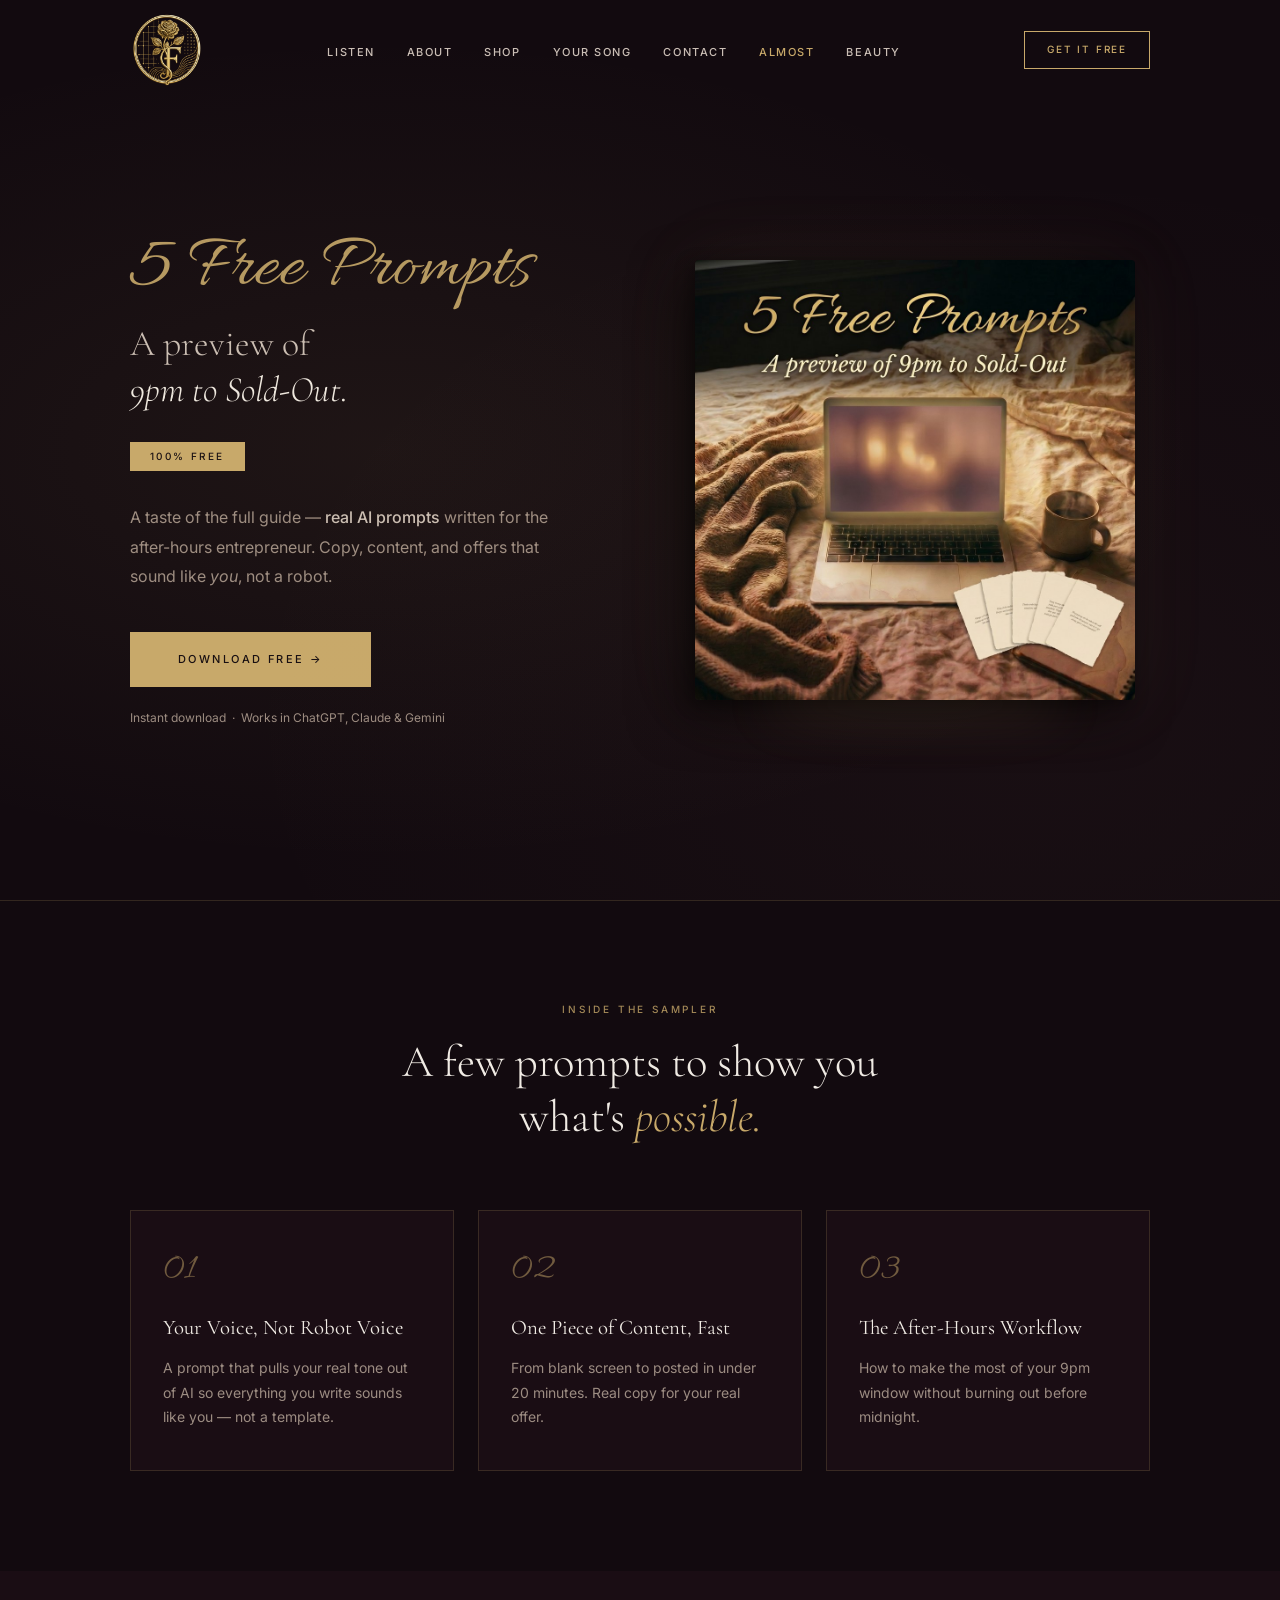
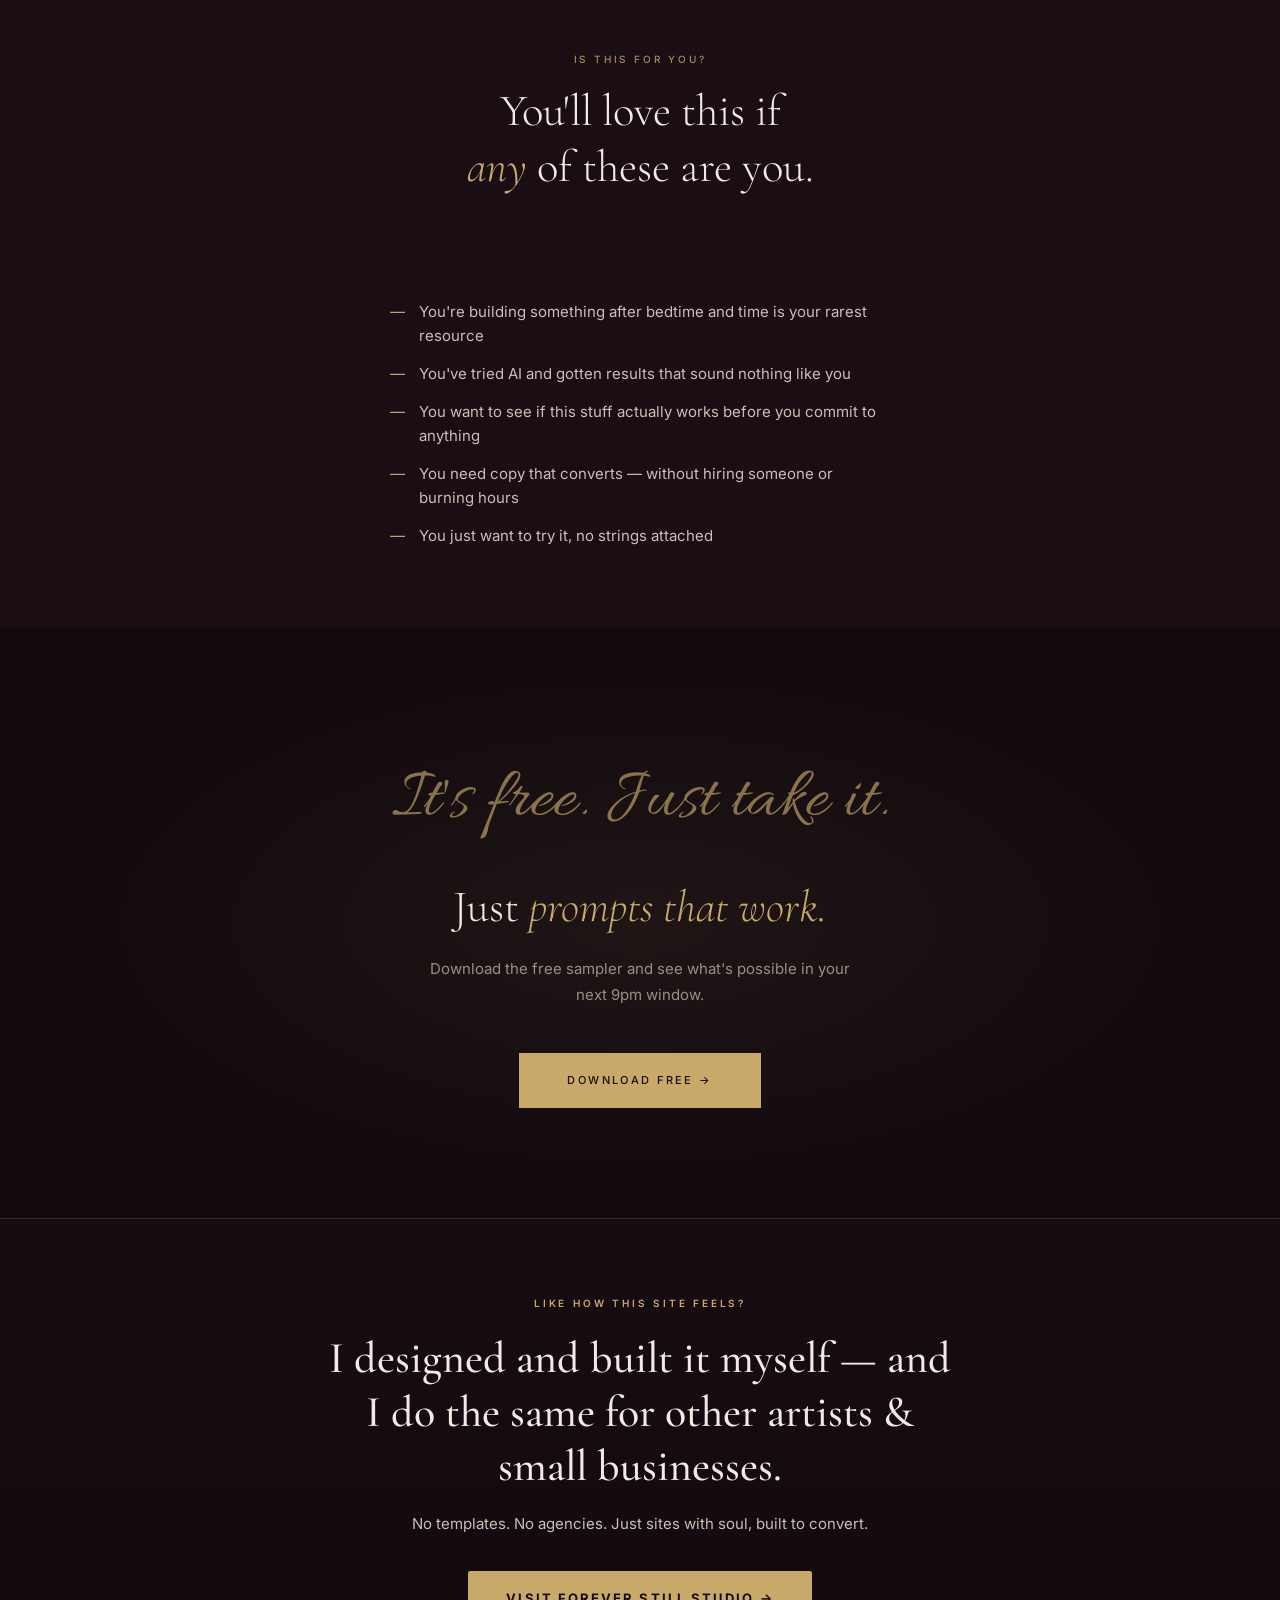
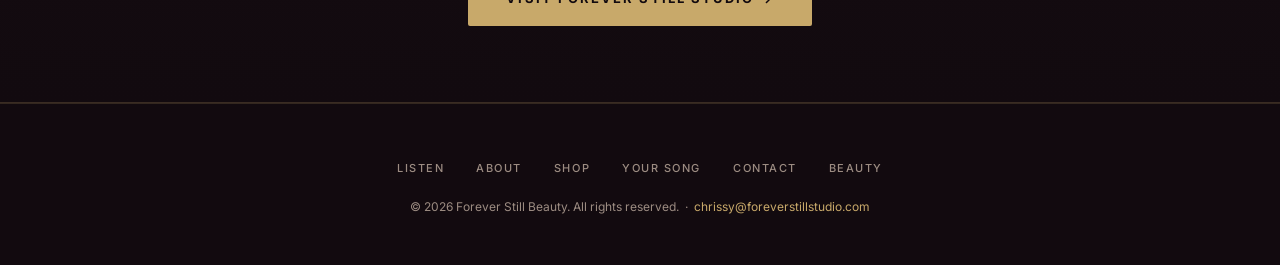
<file: sampler.html>
<!DOCTYPE html>
<html lang="en">
<head>
  <meta charset="UTF-8" />
  <meta name="msvalidate.01" content="E0C6E18F4C0CC4E89583FDD7A9A06F0D" />
  <meta name="viewport" content="width=device-width, initial-scale=1.0" />
  <!-- Favicon -->
  <link rel="icon" href="images/favicon.ico" sizes="any">
  <link rel="icon" type="image/png" sizes="192x192" href="images/favicon-192x192.png">
  <link rel="icon" type="image/png" sizes="96x96" href="images/favicon-96x96.png">
  <link rel="icon" type="image/png" sizes="48x48" href="images/favicon-48x48.png">
  <link rel="icon" type="image/png" sizes="32x32" href="images/favicon-32x32.png">
  <link rel="icon" type="image/png" sizes="16x16" href="images/favicon-16x16.png">
  <link rel="apple-touch-icon" href="images/apple-touch-icon.png">
  <title>Free Sampler — 9pm to Sold Out | Forever Still Beauty</title>
  <meta name="description" content="Get a free taste of 9pm to Sold Out — AI prompts built for the mom building a business after bedtime. By Chrissy Schroer.">

  <!-- Open Graph -->
  <meta property="og:title" content="Free Sampler — 9pm to Sold Out">
  <meta property="og:description" content="Free AI prompts for the mom building something real after bedtime.">
  <meta property="og:image" content="https://www.foreverstillbeauty.com/images/album-cover.jpg">
  <meta property="og:url" content="https://www.foreverstillbeauty.com/sampler.html">
  <meta property="og:type" content="website">
  <meta property="og:site_name" content="Forever Still Beauty">
  <link rel="canonical" href="https://www.foreverstillbeauty.com/sampler.html">

  <!-- Twitter -->
  <meta name="twitter:card" content="summary_large_image">
  <meta name="twitter:title" content="Free Sampler — 9pm to Sold Out">
  <meta name="twitter:description" content="Free AI prompts for the mom building something real after bedtime.">
  <meta name="twitter:image" content="https://www.foreverstillbeauty.com/images/album-cover.jpg">

  <!-- Fonts -->
  <link rel="preconnect" href="https://fonts.googleapis.com" />
  <link rel="preconnect" href="https://fonts.gstatic.com" crossorigin />
  <link rel="preload" href="https://fonts.googleapis.com/css2?family=Cormorant+Garamond:ital,wght@0,300;0,400;0,600;1,300;1,400&family=Playfair+Display:ital,wght@0,400;0,700;1,400&family=Allura&family=Inter:wght@300;400;500&display=swap" as="style" onload="this.onload=null;this.rel='stylesheet'">
  <noscript><link rel="stylesheet" href="https://fonts.googleapis.com/css2?family=Cormorant+Garamond:ital,wght@0,300;0,400;0,600;1,300;1,400&family=Playfair+Display:ital,wght@0,400;0,700;1,400&family=Allura&family=Inter:wght@300;400;500&display=swap"></noscript><style>
    *, *::before, *::after { box-sizing: border-box; margin: 0; padding: 0; }

    :root {
      --bg:          #120a0f;
      --bg-soft:     #1a0d14;
      --bg-warm:     #241218;
      --gold:        #C8A96A;
      --blush:       #d4a5a5;
      --text:        #f0ebe4;
      --text-muted:  #9c8c82;
      --text-soft:   #cbbfb6;
      --rule:        rgba(200, 169, 106, 0.18);

      --font-display: 'Cormorant Garamond', Georgia, serif;
      --font-script:  'Allura', cursive;
      --font-sans:    'Inter', system-ui, sans-serif;

      --max-w: 1100px;
    }

    html { scroll-behavior: smooth; }

    body {
      background-color: var(--bg);
      color: var(--text);
      font-family: var(--font-sans);
      font-size: 16px;
      line-height: 1.75;
      -webkit-font-smoothing: antialiased;
    }

    img { display: block; max-width: 100%; }
    a { color: inherit; text-decoration: none; }

    .container {
      width: 100%;
      max-width: var(--max-w);
      margin: 0 auto;
      padding: 0 40px;
    }

    /* ── Nav ──────────────────────────────────────────────────── */
    .nav {
      position: fixed;
      top: 0; left: 0; right: 0;
      z-index: 100;
      transition: background 0.3s ease, box-shadow 0.3s ease;
    }
    .nav.scrolled {
      background: rgba(18, 10, 15, 0.95);
      backdrop-filter: blur(12px);
      box-shadow: 0 1px 0 var(--rule);
    }
    .nav__inner {
      display: flex;
      align-items: center;
      justify-content: space-between;
      height: 100px;
    }
    .nav__logo img { height: 90px; width: auto; display: block; padding: 8px 0; }
    .nav__links {
      display: flex;
      gap: 32px;
      list-style: none;
    }
    .nav__links a {
      font-size: 11px;
      font-weight: 500;
      letter-spacing: 0.14em;
      text-transform: uppercase;
      color: var(--text-soft);
      transition: color 0.2s;
    }
    .nav__links a:hover { color: var(--gold); }
    .nav__cta {
      font-size: 10px;
      font-weight: 500;
      letter-spacing: 0.18em;
      text-transform: uppercase;
      color: var(--gold);
      border: 1px solid var(--gold);
      padding: 9px 22px;
      transition: background 0.2s, color 0.2s;
    }
    .nav__cta:hover { background: var(--gold); color: var(--bg); }
    .nav__hamburger {
      display: none;
      flex-direction: column;
      gap: 5px;
      background: none;
      border: none;
      cursor: pointer;
      padding: 4px;
    }
    .nav__hamburger span { display: block; width: 24px; height: 1px; background: var(--text); }

    /* ── Mobile Drawer ──────────────────────────────────────── */
    .nav__drawer {
      display: none;
      position: fixed;
      top: 0; right: 0;
      width: min(320px, 85vw);
      height: 100vh;
      background: var(--bg-warm);
      z-index: 200;
      flex-direction: column;
      gap: 4px;
      padding: 80px 40px 40px;
      transform: translateX(100%);
      transition: transform 0.35s ease;
    }
    .nav__drawer.open { transform: translateX(0); }
    .nav__drawer a {
      font-size: 13px;
      font-weight: 500;
      letter-spacing: 0.14em;
      text-transform: uppercase;
      color: var(--text-soft);
      padding: 12px 0;
      border-bottom: 1px solid var(--rule);
      transition: color 0.2s;
    }
    .nav__drawer a:hover { color: var(--gold); }
    .nav__close {
      position: absolute;
      top: 24px; right: 24px;
      background: none;
      border: none;
      color: var(--text-muted);
      font-size: 20px;
      cursor: pointer;
    }

    @media (max-width: 768px) {
      .nav__links, .nav__cta { display: none; }
      .nav__hamburger { display: flex; }
      .nav__drawer { display: flex; }
    }

    /* ── Hero ──────────────────────────────────────────────── */
    .hero {
      min-height: 100vh;
      display: flex;
      align-items: center;
      padding: 160px 0 100px;
      position: relative;
      overflow: hidden;
    }

    .hero::before {
      content: '';
      position: absolute;
      inset: 0;
      background: radial-gradient(ellipse at 30% 50%, rgba(200,169,106,0.07) 0%, transparent 65%),
                  radial-gradient(ellipse at 80% 80%, rgba(196,137,122,0.04) 0%, transparent 55%);
      pointer-events: none;
    }

    .hero__inner {
      display: grid;
      grid-template-columns: 1fr 1fr;
      gap: 80px;
      align-items: center;
    }

    .hero__content {
      display: flex;
      flex-direction: column;
      align-items: flex-start;
      gap: 0;
    }

    .hero__image {
      display: flex;
      justify-content: center;
      position: relative;
    }

    .hero__product-img {
      width: 100%;
      max-width: 440px;
      border-radius: 4px;
      box-shadow:
        -16px 16px 48px rgba(0,0,0,0.55),
        -4px 4px 16px rgba(0,0,0,0.35),
        0 0 80px rgba(200,169,106,0.08);
    }

    .hero__image::after {
      content: '';
      position: absolute;
      bottom: -24px;
      left: 50%;
      transform: translateX(-50%);
      width: 65%;
      height: 40px;
      background: rgba(200,169,106,0.1);
      filter: blur(24px);
      border-radius: 50%;
    }

    .hero__eyebrow {
      font-size: 10px;
      font-weight: 500;
      letter-spacing: 0.32em;
      text-transform: uppercase;
      color: var(--gold);
      opacity: 0.85;
      margin-bottom: 20px;
      display: block;
    }

    .hero__script {
      font-family: var(--font-script);
      font-size: clamp(3rem, 6vw, 5rem);
      color: var(--gold);
      line-height: 1;
      margin-bottom: 12px;
      display: block;
      opacity: 0.9;
    }

    .hero__title {
      font-family: var(--font-display);
      font-size: clamp(1.5rem, 2.8vw, 2.4rem);
      font-weight: 300;
      line-height: 1.3;
      margin-bottom: 28px;
      color: var(--text-soft);
    }

    .hero__title em {
      font-style: italic;
      color: var(--text);
    }

    .hero__free-badge {
      display: inline-block;
      font-size: 10px;
      font-weight: 500;
      letter-spacing: 0.24em;
      text-transform: uppercase;
      color: var(--bg);
      background: var(--gold);
      padding: 6px 20px;
      margin-bottom: 32px;
    }

    .hero__desc {
      font-size: 16px;
      color: var(--text-muted);
      max-width: 440px;
      margin-bottom: 40px;
      line-height: 1.85;
    }

    .hero__desc strong {
      color: var(--text-soft);
      font-weight: 500;
    }

    .btn-primary {
      display: inline-block;
      font-family: var(--font-sans);
      font-size: 11px;
      font-weight: 500;
      letter-spacing: 0.22em;
      text-transform: uppercase;
      color: var(--bg);
      background: var(--gold);
      padding: 18px 48px;
      transition: background 0.2s, transform 0.15s;
    }
    .btn-primary:hover {
      background: #d9bb7d;
      transform: translateY(-1px);
    }

    .hero__note {
      margin-top: 20px;
      font-size: 12px;
      color: var(--text-muted);
    }

    /* ── Divider ───────────────────────────────────────────── */
    .rule-center {
      width: 60px;
      height: 1px;
      background: var(--gold);
      margin: 0 auto;
      opacity: 0.35;
    }

    /* ── What You Get ──────────────────────────────────────── */
    .what {
      padding: 100px 0;
      border-top: 1px solid var(--rule);
      text-align: center;
    }

    .section-label {
      font-size: 10px;
      font-weight: 500;
      letter-spacing: 0.28em;
      text-transform: uppercase;
      color: var(--gold);
      opacity: 0.8;
      margin-bottom: 16px;
      display: block;
    }

    .section-title {
      font-family: var(--font-display);
      font-size: clamp(2rem, 3.5vw, 3rem);
      font-weight: 300;
      line-height: 1.25;
      margin-bottom: 64px;
    }

    .section-title em {
      font-style: italic;
      color: var(--gold);
    }

    .what__grid {
      display: grid;
      grid-template-columns: repeat(3, 1fr);
      gap: 24px;
      text-align: left;
    }

    .what__card {
      background: var(--bg-soft);
      border: 1px solid var(--rule);
      padding: 40px 32px;
      transition: border-color 0.2s;
    }

    .what__card:hover { border-color: rgba(200,169,106,0.35); }

    .what__icon {
      font-family: var(--font-script);
      font-size: 2.4rem;
      color: var(--gold);
      opacity: 0.5;
      line-height: 1;
      margin-bottom: 20px;
    }

    .what__card-title {
      font-family: var(--font-display);
      font-size: 1.3rem;
      font-weight: 400;
      margin-bottom: 10px;
    }

    .what__card-desc {
      font-size: 14px;
      color: var(--text-muted);
      line-height: 1.75;
    }

    /* ── For You ───────────────────────────────────────────── */
    .for-you {
      padding: 80px 0;
      background: var(--bg-soft);
      text-align: center;
    }

    .for-you__list {
      list-style: none;
      display: inline-flex;
      flex-direction: column;
      gap: 14px;
      text-align: left;
      margin: 40px auto 0;
      max-width: 500px;
    }

    .for-you__list li {
      display: flex;
      align-items: flex-start;
      gap: 14px;
      font-size: 15px;
      color: var(--text-soft);
      line-height: 1.6;
    }

    .for-you__list li::before {
      content: '—';
      color: var(--gold);
      flex-shrink: 0;
    }

    /* ── CTA Banner ────────────────────────────────────────── */
    .cta-banner {
      padding: 110px 0;
      text-align: center;
      position: relative;
      overflow: hidden;
    }

    .cta-banner::before {
      content: '';
      position: absolute;
      inset: 0;
      background: radial-gradient(ellipse at 50% 50%, rgba(200,169,106,0.07) 0%, transparent 65%);
    }

    .cta-banner__script {
      font-family: var(--font-script);
      font-size: clamp(2.5rem, 6vw, 4.5rem);
      color: var(--gold);
      opacity: 0.65;
      display: block;
      margin-bottom: 16px;
    }

    .cta-banner__title {
      font-family: var(--font-display);
      font-size: clamp(1.8rem, 3.5vw, 3rem);
      font-weight: 300;
      margin-bottom: 20px;
      line-height: 1.25;
    }

    .cta-banner__title em { font-style: italic; color: var(--gold); }

    .cta-banner__sub {
      font-size: 15px;
      color: var(--text-muted);
      margin-bottom: 44px;
      max-width: 420px;
      margin-left: auto;
      margin-right: auto;
    }

    /* ── Footer ────────────────────────────────────────────── */
    .footer {
      border-top: 1px solid var(--rule);
      padding: 48px 0;
    }

    .footer__inner {
      display: flex;
      flex-direction: column;
      align-items: center;
      gap: 16px;
      text-align: center;
    }

    .footer__links {
      display: flex;
      gap: 32px;
      list-style: none;
      flex-wrap: wrap;
      justify-content: center;
    }

    .footer__links a {
      font-size: 11px;
      font-weight: 500;
      letter-spacing: 0.14em;
      text-transform: uppercase;
      color: var(--text-muted);
      transition: color 0.2s;
    }
    .footer__links a:hover { color: var(--gold); }

    .footer__copy {
      font-size: 12px;
      color: var(--text-muted);
    }

    /* ── Responsive ────────────────────────────────────────── */
    @media (max-width: 900px) {
      .hero__inner {
        grid-template-columns: 1fr;
        gap: 48px;
        text-align: center;
      }
      .hero__content { align-items: center; }
      .hero__image { order: -1; }
      .hero__product-img { max-width: 320px; }
      .hero__desc { margin-left: auto; margin-right: auto; }
      .what__grid { grid-template-columns: 1fr; gap: 16px; }
    }

    @media (max-width: 600px) {
      .container { padding: 0 24px; }
      .hero { padding: 140px 0 80px; }
      .btn-primary { display: block; text-align: center; }
      .hero__product-img { max-width: 260px; }
    }
  </style>
</head>
<body>
  <canvas id="sparkleCanvas" aria-hidden="true" style="position:fixed;inset:0;z-index:9999;pointer-events:none;width:100%;height:100%;"></canvas>
  

  <!-- ── Navigation ──────────────────────────────────────────── -->
  <nav class="nav" id="nav">
    <div class="container">
      <div class="nav__inner">
        <a href="/" class="nav__logo"><img src="images/logo.png" alt="Forever Still Beauty" style="height:90px;width:auto;display:block;padding:8px 0;"></a>
        <ul class="nav__links">
          <li><a href="index.html#music">Listen</a></li>
          <li><a href="about.html">About</a></li>
          <li><a href="index.html#offer">Shop</a></li>
          <li><a href="method.html">Your Song</a></li>
          <li><a href="contact.html">Contact</a></li>
          <li><a href="almost.html" style="color:var(--gold);">Almost</a></li>
          <li><a href="beauty.html">Beauty</a></li>
        </ul>
        <a href="https://payhip.com/b/CJByK" target="_blank" rel="noopener" class="nav__cta">Get it Free</a>
        <button class="nav__hamburger" id="hamburger" aria-label="Open menu">
          <span></span><span></span><span></span>
        </button>
      </div>
    </div>
  </nav>

  <!-- Mobile Drawer -->
  <nav class="nav__drawer" id="drawer">
    <button class="nav__close" id="drawerClose">✕</button>
    <a href="index.html#music">Listen</a>
    <a href="about.html">About</a>
    <a href="index.html#offer">Shop</a>
    <a href="method.html">Your Song</a>
    <a href="contact.html">Contact</a>
    <a href="almost.html" style="color: var(--gold);">Almost</a>
    <a href="beauty.html">Beauty</a>
    <a href="index.html#music" style="color: var(--gold); margin-top: 16px;">Listen Now →</a>
  </nav>

  <!-- ── Hero ────────────────────────────────────────────────── -->
  <section class="hero">
    <div class="container">
      <div class="hero__inner">

        <div class="hero__content">

          <span class="hero__script">5 Free Prompts</span>
          <h1 class="hero__title">
            A preview of<br><em>9pm to Sold-Out.</em>
          </h1>
          <span class="hero__free-badge">100% Free</span>
          <p class="hero__desc">
            A taste of the full guide — <strong>real AI prompts</strong> written for the
            after-hours entrepreneur. Copy, content, and offers that sound like
            <em>you</em>, not a robot.
          </p>
          <a href="https://payhip.com/b/CJByK" target="_blank" rel="noopener" class="btn-primary">
            Download Free →
          </a>
          <p class="hero__note">Instant download &nbsp;·&nbsp; Works in ChatGPT, Claude &amp; Gemini</p>
        </div>

        <div class="hero__image">
          <img
            src="images/5-free-prompts.jpg"
            alt="5 Free Prompts — A preview of 9pm to Sold-Out by Chrissy Schroer"
            class="hero__product-img"
          />
        </div>

      </div>
    </div>
  </section>

  <!-- ── What's Inside ───────────────────────────────────────── -->
  <section class="what">
    <div class="container">
      <span class="section-label">Inside the sampler</span>
      <h2 class="section-title">A few prompts to show you<br>what's <em>possible.</em></h2>

      <div class="what__grid">
        <div class="what__card">
          <div class="what__icon">01</div>
          <h3 class="what__card-title">Your Voice, Not Robot Voice</h3>
          <p class="what__card-desc">A prompt that pulls your real tone out of AI so everything you write sounds like you — not a template.</p>
        </div>
        <div class="what__card">
          <div class="what__icon">02</div>
          <h3 class="what__card-title">One Piece of Content, Fast</h3>
          <p class="what__card-desc">From blank screen to posted in under 20 minutes. Real copy for your real offer.</p>
        </div>
        <div class="what__card">
          <div class="what__icon">03</div>
          <h3 class="what__card-title">The After-Hours Workflow</h3>
          <p class="what__card-desc">How to make the most of your 9pm window without burning out before midnight.</p>
        </div>
      </div>
    </div>
  </section>

  <!-- ── For You ──────────────────────────────────────────────── -->
  <section class="for-you">
    <div class="container">
      <span class="section-label">Is this for you?</span>
      <h2 class="section-title">You'll love this if<br><em>any</em> of these are you.</h2>
      <ul class="for-you__list">
        <li>You're building something after bedtime and time is your rarest resource</li>
        <li>You've tried AI and gotten results that sound nothing like you</li>
        <li>You want to see if this stuff actually works before you commit to anything</li>
        <li>You need copy that converts — without hiring someone or burning hours</li>
        <li>You just want to try it, no strings attached</li>
      </ul>
    </div>
  </section>

  <!-- ── CTA Banner ───────────────────────────────────────────── -->
  <section class="cta-banner">
    <div class="container">
      <span class="cta-banner__script">It's free. Just take it.</span>
      <h2 class="cta-banner__title">
        Just <em>prompts that work.</em>
      </h2>
      <p class="cta-banner__sub">
        Download the free sampler and see what's possible in
        your next 9pm window.
      </p>
      <a href="https://payhip.com/b/CJByK" target="_blank" rel="noopener" class="btn-primary">
        Download Free →
      </a>
    </div>
  </section>

  <!-- ── Footer ────────────────────────────────────────────────── -->
  <!-- ── Studio CTA ── -->
  <style>
    .studio-cta__btn {
      display:inline-block;background:#C8A96A;color:#120a0f;
      font-family:'Inter',sans-serif;font-size:13px;font-weight:700;
      letter-spacing:0.16em;text-transform:uppercase;text-decoration:none;
      padding:16px 38px;border-radius:2px;
      transition:transform 0.2s ease, box-shadow 0.2s ease, background 0.2s ease;
    }
    .studio-cta__btn:hover {
      transform:translateY(-2px);
      box-shadow:0 10px 30px rgba(200,169,106,0.3);
      background:#d8bd84;
    }
  </style>
  <section style="background:linear-gradient(180deg,#160d12 0%,#120a0f 100%);border-top:1px solid rgba(200,169,106,0.2);border-bottom:1px solid rgba(200,169,106,0.2);padding:76px 40px;text-align:center;">
    <p style="font-family:'Inter',sans-serif;font-size:10px;font-weight:600;letter-spacing:0.28em;text-transform:uppercase;color:#C8A96A;margin:0 0 20px;">Like how this site feels?</p>
    <h2 style="font-family:'Cormorant Garamond',Georgia,serif;font-size:clamp(28px,5vw,44px);font-weight:500;color:#f0ebe4;line-height:1.22;margin:0 auto 18px;max-width:640px;">I designed and built it myself &mdash; and I do the same for other artists &amp; small businesses.</h2>
    <p style="font-family:'Inter',sans-serif;font-size:15px;line-height:1.7;color:#cbbfb6;max-width:480px;margin:0 auto 34px;">No templates. No agencies. Just sites with soul, built to convert.</p>
    <a href="https://www.foreverstillstudio.com" target="_blank" rel="noopener" class="studio-cta__btn">Visit Forever Still Studio &rarr;</a>
  </section>

  <footer class="footer">
    <div class="container">
      <div class="footer__inner">
        <ul class="footer__links">
          <li><a href="index.html#music">Listen</a></li>
          <li><a href="about.html">About</a></li>
          <li><a href="index.html#offer">Shop</a></li>
          <li><a href="method.html">Your Song</a></li>
          <li><a href="contact.html">Contact</a></li>
          <li><a href="beauty.html">Beauty</a></li>
        </ul>
        <p class="footer__copy">&copy; 2026 Forever Still Beauty. All rights reserved. &nbsp;·&nbsp; <a href="mailto:chrissy@foreverstillstudio.com" style="color:var(--gold);">chrissy@foreverstillstudio.com</a></p>
      </div>
    </div>
  </footer>

  <script>
    const nav = document.getElementById('nav');
    window.addEventListener('scroll', () => {
      nav.classList.toggle('scrolled', window.scrollY > 60);
    }, { passive: true });

    const hamburger = document.getElementById('hamburger');
    const drawer    = document.getElementById('drawer');
    const close     = document.getElementById('drawerClose');
    hamburger.addEventListener('click', () => drawer.classList.add('open'));
    close.addEventListener('click', () => drawer.classList.remove('open'));
    drawer.querySelectorAll('a').forEach(a =>
      a.addEventListener('click', () => drawer.classList.remove('open'))
    );
  </script>


  <!-- Gold cursor sparkle trail (ported from Forever Still Studio) -->
  <script>
  (function () {
    var canvas = document.getElementById('sparkleCanvas');
    if (!canvas) return;
    if (window.matchMedia('(max-width: 768px)').matches) return;
    if (window.matchMedia('(prefers-reduced-motion: reduce)').matches) return;
    var ctx = canvas.getContext('2d');
    var sparkles = [];
    var lastX = 0, lastY = 0;
    var MIN_DIST = 8;
    var GOLD = { r: 200, g: 169, b: 106 };
    function resize() { canvas.width = window.innerWidth; canvas.height = window.innerHeight; }
    resize();
    window.addEventListener('resize', resize);
    function drawSparkle(x, y, size, alpha, rotation) {
      ctx.save();
      ctx.translate(x, y);
      ctx.rotate(rotation);
      ctx.globalAlpha = alpha;
      ctx.fillStyle = 'rgb(' + GOLD.r + ',' + GOLD.g + ',' + GOLD.b + ')';
      var outer = size, inner = size * 0.35;
      ctx.beginPath(); ctx.moveTo(0,-outer); ctx.lineTo(inner,-inner); ctx.lineTo(0,0); ctx.lineTo(-inner,-inner); ctx.closePath(); ctx.fill();
      ctx.beginPath(); ctx.moveTo(0,0); ctx.lineTo(inner,inner); ctx.lineTo(0,outer); ctx.lineTo(-inner,inner); ctx.closePath(); ctx.fill();
      ctx.beginPath(); ctx.moveTo(-outer,0); ctx.lineTo(-inner,inner); ctx.lineTo(0,0); ctx.lineTo(-inner,-inner); ctx.closePath(); ctx.fill();
      ctx.beginPath(); ctx.moveTo(0,0); ctx.lineTo(inner,inner); ctx.lineTo(outer,0); ctx.lineTo(inner,-inner); ctx.closePath(); ctx.fill();
      ctx.restore();
    }
    document.addEventListener('mousemove', function (e) {
      var dx = e.clientX - lastX, dy = e.clientY - lastY;
      var dist = Math.sqrt(dx*dx + dy*dy);
      if (dist > MIN_DIST) {
        var count = dist > 30 ? 2 : 1;
        for (var i = 0; i < count; i++) {
          sparkles.push({
            x: e.clientX + (Math.random()-0.5)*10,
            y: e.clientY + (Math.random()-0.5)*10,
            size: 3 + Math.random()*5,
            alpha: 0.7 + Math.random()*0.3,
            rotation: Math.random()*Math.PI,
            driftX: (Math.random()-0.5)*0.6,
            driftY: -0.3 - Math.random()*0.5,
            fadeRate: 0.015 + Math.random()*0.01,
            spin: (Math.random()-0.5)*0.04
          });
        }
      }
      lastX = e.clientX; lastY = e.clientY;
    });
    function animate() {
      ctx.clearRect(0, 0, canvas.width, canvas.height);
      for (var i = sparkles.length - 1; i >= 0; i--) {
        var s = sparkles[i];
        s.alpha -= s.fadeRate; s.x += s.driftX; s.y += s.driftY;
        s.rotation += s.spin; s.size *= 0.98;
        if (s.alpha <= 0 || s.size < 0.5) { sparkles.splice(i, 1); continue; }
        drawSparkle(s.x, s.y, s.size, s.alpha, s.rotation);
      }
      requestAnimationFrame(animate);
    }
    animate();
  })();
  </script>

</body>
</html>
</file>
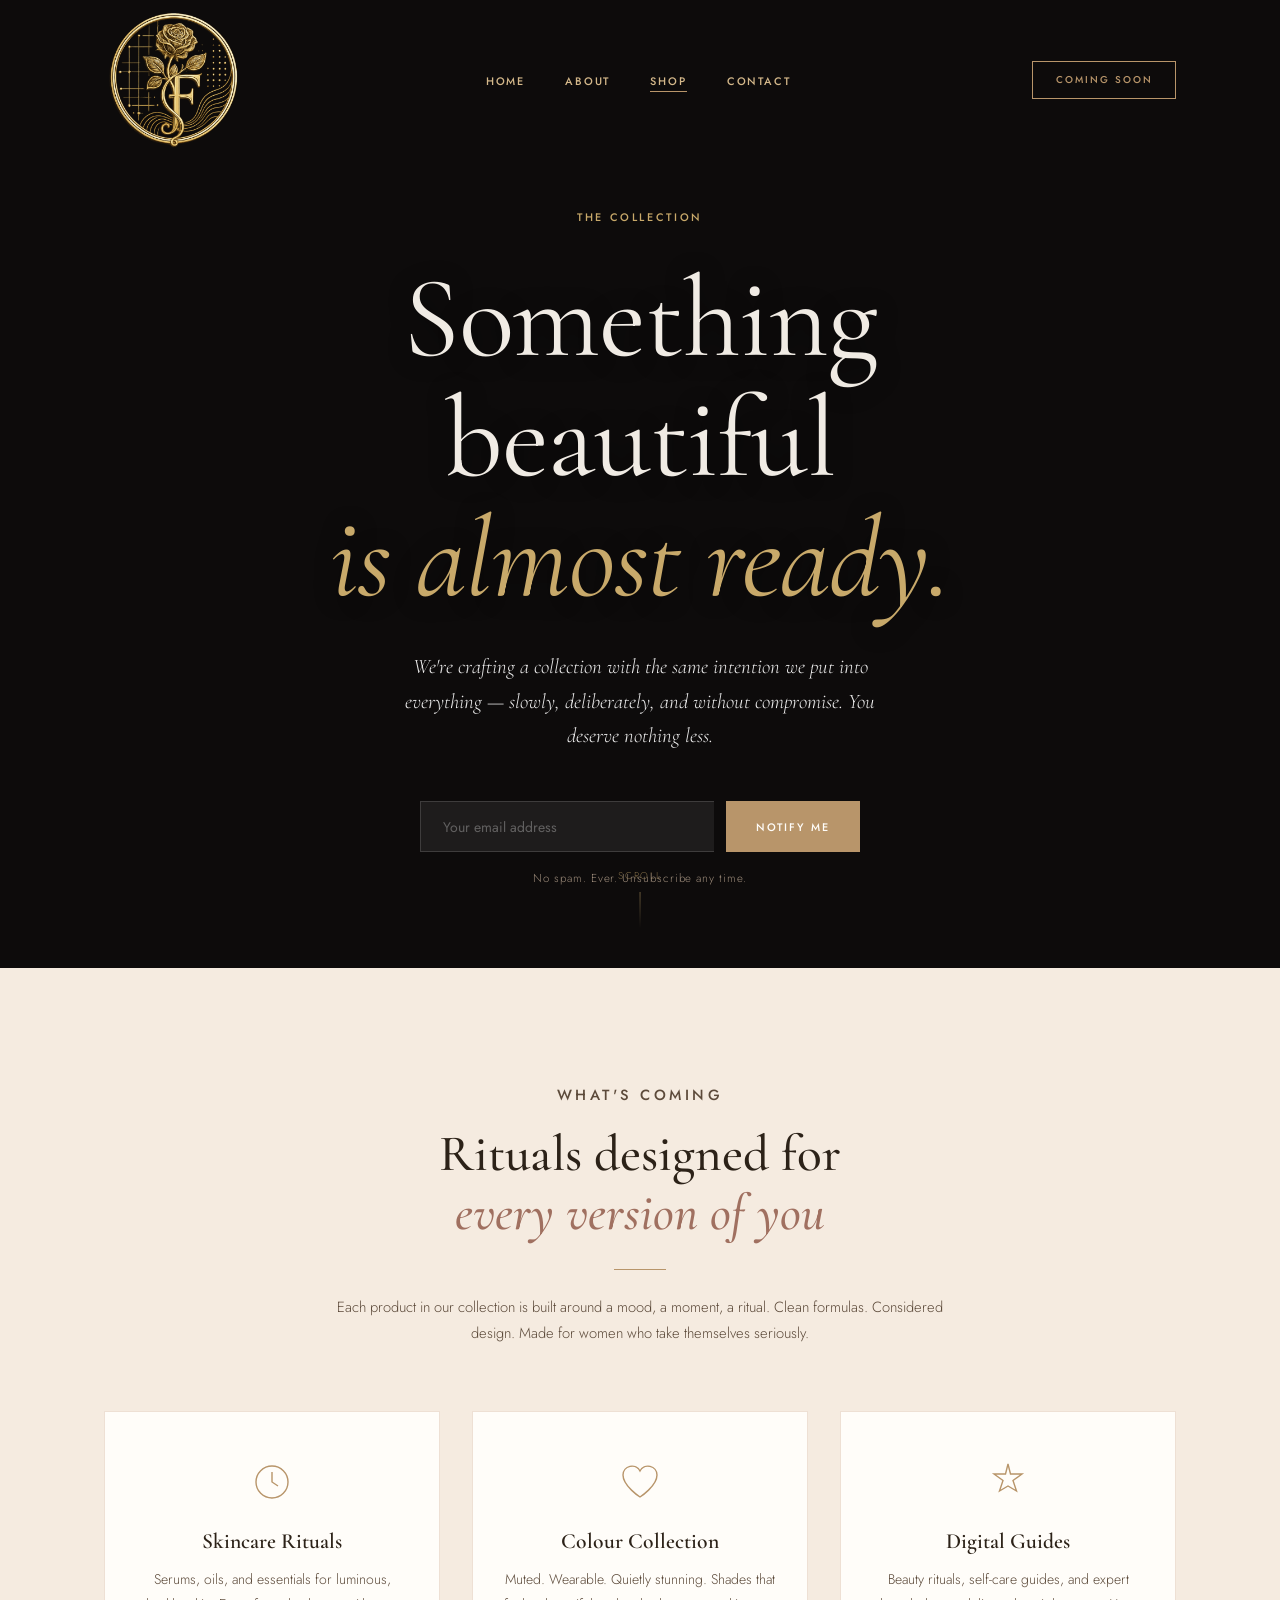
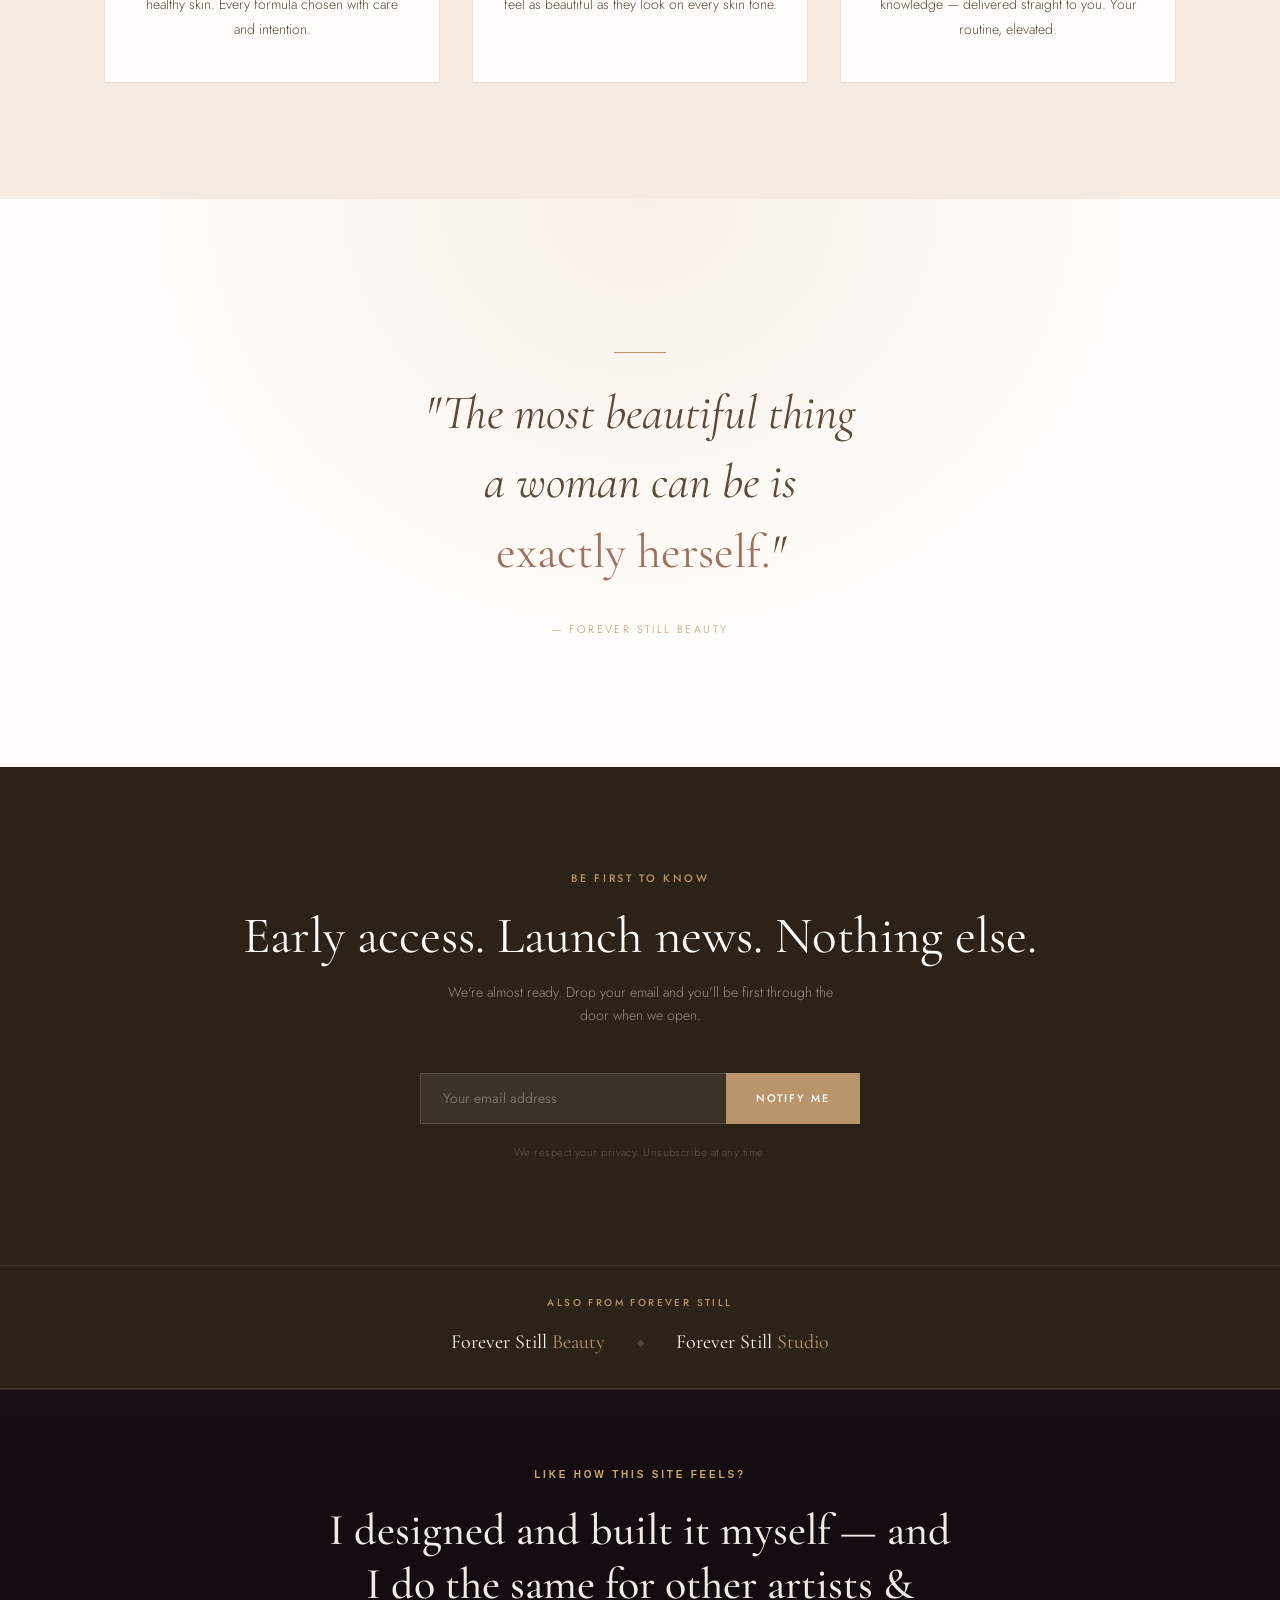
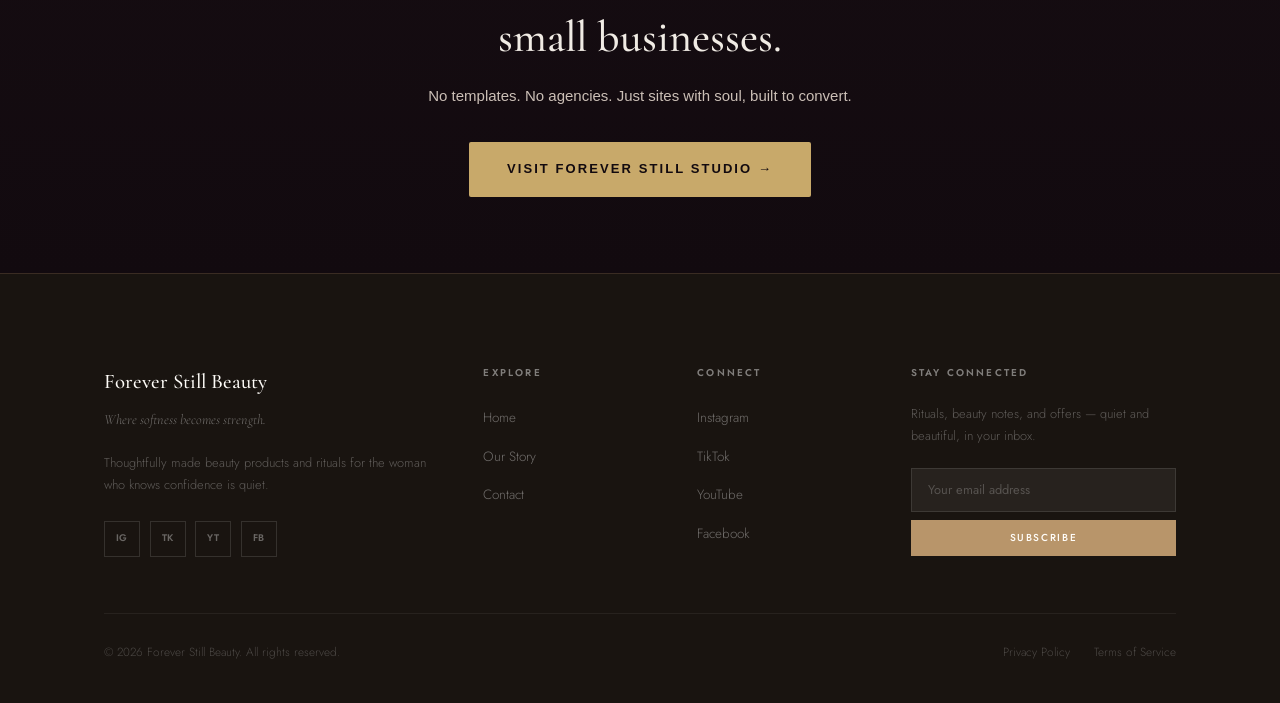
<file: shop.html>
<!DOCTYPE html>
<html lang="en">
<head>
  <meta charset="UTF-8">
  <meta name="viewport" content="width=device-width, initial-scale=1.0">
  <!-- Favicon -->
  <link rel="icon" href="images/favicon.ico" sizes="any">
  <link rel="icon" type="image/png" sizes="192x192" href="images/favicon-192x192.png">
  <link rel="icon" type="image/png" sizes="96x96" href="images/favicon-96x96.png">
  <link rel="icon" type="image/png" sizes="48x48" href="images/favicon-48x48.png">
  <link rel="icon" type="image/png" sizes="32x32" href="images/favicon-32x32.png">
  <link rel="icon" type="image/png" sizes="16x16" href="images/favicon-16x16.png">
  <link rel="apple-touch-icon" href="images/apple-touch-icon.png">
  <title>Coming Soon — Forever Still Beauty</title>
  <meta name="description" content="Forever Still Beauty is almost ready. Sign up to be the first to know when we launch our collection of clean, intentional beauty products.">
  <link rel="canonical" href="https://www.foreverstillbeauty.com/shop.html">

  <!-- Open Graph -->
  <meta property="og:title" content="Coming Soon — Forever Still Beauty">
  <meta property="og:description" content="Something beautiful is almost ready. Be the first to know.">
  <meta property="og:image" content="https://www.foreverstillbeauty.com/images/hero.jpg">
  <meta property="og:url" content="https://www.foreverstillbeauty.com/shop.html">
  <meta property="og:type" content="website">
  <meta property="og:site_name" content="Forever Still Beauty">

  <!-- Twitter -->
  <meta name="twitter:card" content="summary_large_image">
  <meta name="twitter:title" content="Coming Soon — Forever Still Beauty">
  <meta name="twitter:description" content="Join the waitlist for our clean beauty collection.">
  <meta name="twitter:image" content="https://www.foreverstillbeauty.com/images/hero.jpg">
  <link rel="preconnect" href="https://fonts.googleapis.com">
  <link rel="preconnect" href="https://fonts.gstatic.com" crossorigin>
  <link href="https://fonts.googleapis.com/css2?family=Cormorant+Garamond:ital,wght@0,300;0,400;0,500;0,600;1,300;1,400;1,500;1,600&family=Jost:wght@300;400;500;600&display=swap" rel="stylesheet">
  <link rel="stylesheet" href="css/styles.css">
</head>
<body>
  <canvas id="sparkleCanvas" aria-hidden="true" style="position:fixed;inset:0;z-index:9999;pointer-events:none;width:100%;height:100%;"></canvas>
  

  <nav class="nav" role="navigation" aria-label="Main navigation">
    <div class="nav__inner">
      <a href="index.html" class="nav__logo" aria-label="Forever Still Beauty — Home">
        <img src="images/logo.png" alt="Forever Still Beauty" style="height:140px;width:auto;display:block;">
      </a>
      <ul class="nav__links" role="list">
        <li><a href="index.html">Home</a></li>
        <li><a href="about.html">About</a></li>
        <li><a href="shop.html" class="active">Shop</a></li>
        <li><a href="contact.html">Contact</a></li>
      </ul>
      <a href="shop.html" class="btn btn--ghost-gold" style="font-size:0.62rem;padding:0.6rem 1.4rem;">Coming Soon</a>
      <button class="nav__hamburger" aria-label="Open menu" aria-expanded="false">
        <span></span><span></span><span></span>
      </button>
    </div>
  </nav>

  <div class="nav__mobile" role="dialog" aria-label="Mobile navigation" aria-hidden="true">
    <a href="index.html">Home</a>
    <a href="about.html">About</a>
    <a href="shop.html">Shop</a>
    <a href="contact.html">Contact</a>
  </div>

  <main>

    <!-- COMING SOON HERO -->
    <section class="hero" aria-labelledby="coming-soon-title" style="min-height:100vh;">
      <div class="hero__content">
        <p class="eyebrow hero__eyebrow">The Collection</p>
        <h1 class="hero__headline" id="coming-soon-title">
          Something beautiful<br>
          <em>is almost ready.</em>
        </h1>
        <p class="hero__sub">
          We're crafting a collection with the same intention we put into everything — slowly, deliberately, and without compromise. You deserve nothing less.
        </p>
        <div style="max-width:480px;margin:0 auto;">
          <form class="newsletter__form" action="https://formspree.io/f/xvzvllvv" method="POST" novalidate style="display:flex;gap:0.75rem;margin-bottom:1rem;">
            <input type="email" name="email" class="newsletter__input" placeholder="Your email address" aria-label="Email for early access" required style="margin-bottom:0;">
            <button type="submit" class="newsletter__submit" style="white-space:nowrap;">Notify Me</button>
          </form>
          <p class="newsletter__success">You're on the list. We'll be in touch.</p>
          <p style="font-size:0.72rem;color:var(--text-muted);letter-spacing:0.08em;">No spam. Ever. Unsubscribe any time.</p>
        </div>
      </div>
      <div class="hero__scroll" aria-hidden="true">
        <span>Scroll</span>
        <div class="hero__scroll-line"></div>
      </div>
    </section>

    <!-- WHAT'S COMING -->
    <section class="section section--blush" aria-labelledby="coming-heading">
      <div class="container">
        <header class="section__header reveal">
          <p class="eyebrow">What's Coming</p>
          <h2 id="coming-heading">Rituals designed for<br><em>every version of you</em></h2>
          <div class="divider"></div>
          <p>Each product in our collection is built around a mood, a moment, a ritual. Clean formulas. Considered design. Made for women who take themselves seriously.</p>
        </header>
        <div class="values-grid">
          <div class="value-card reveal reveal-delay-1">
            <div class="value-card__icon" aria-hidden="true">
              <svg viewBox="0 0 44 44" fill="none" stroke="currentColor" stroke-width="1.4">
                <circle cx="22" cy="22" r="16"/>
                <path d="M22 12v10l6 4"/>
              </svg>
            </div>
            <h3 class="value-card__title">Skincare Rituals</h3>
            <p class="value-card__text">Serums, oils, and essentials for luminous, healthy skin. Every formula chosen with care and intention.</p>
          </div>
          <div class="value-card reveal reveal-delay-2">
            <div class="value-card__icon" aria-hidden="true">
              <svg viewBox="0 0 44 44" fill="none" stroke="currentColor" stroke-width="1.4">
                <path d="M22 37S5 26 5 15a9 9 0 0117-4 9 9 0 0117 4c0 11-17 22-17 22z"/>
              </svg>
            </div>
            <h3 class="value-card__title">Colour Collection</h3>
            <p class="value-card__text">Muted. Wearable. Quietly stunning. Shades that feel as beautiful as they look on every skin tone.</p>
          </div>
          <div class="value-card reveal reveal-delay-3">
            <div class="value-card__icon" aria-hidden="true">
              <svg viewBox="0 0 44 44" fill="none" stroke="currentColor" stroke-width="1.4">
                <path d="M22 4l2.5 10H36l-9 6.5 3.5 10.5L22 26l-8.5 5 3.5-10.5L8 14h11.5L22 4z"/>
              </svg>
            </div>
            <h3 class="value-card__title">Digital Guides</h3>
            <p class="value-card__text">Beauty rituals, self-care guides, and expert knowledge — delivered straight to you. Your routine, elevated.</p>
          </div>
        </div>
      </div>
    </section>

    <!-- BRAND PROMISE -->
    <section class="transform-section" aria-label="Brand promise">
      <div class="container--narrow">
        <div class="reveal text-center">
          <div class="divider"></div>
          <blockquote class="transform-section__quote">
            "The most beautiful thing<br>
            a woman can be is<br>
            <em>exactly herself.</em>"
          </blockquote>
          <p class="transform-section__attr">— Forever Still Beauty</p>
        </div>
      </div>
    </section>

    <!-- FINAL NEWSLETTER -->
    <section class="newsletter" id="newsletter" aria-labelledby="newsletter-shop-heading">
      <div class="container">
        <p class="eyebrow newsletter__eyebrow reveal">Be First to Know</p>
        <h2 class="newsletter__title reveal" id="newsletter-shop-heading">
          Early access. Launch news. Nothing else.
        </h2>
        <p class="newsletter__sub reveal">
          We're almost ready. Drop your email and you'll be first through the door when we open.
        </p>
        <div class="reveal">
          <form class="newsletter__form" action="https://formspree.io/f/xvzvllvv" method="POST" novalidate>
            <input type="email" name="email" class="newsletter__input" placeholder="Your email address" aria-label="Email for early access" required>
            <button type="submit" class="newsletter__submit">Notify Me</button>
          </form>
          <p class="newsletter__success">You're on the list. We'll be in touch.</p>
          <p class="newsletter__note">We respect your privacy. Unsubscribe at any time.</p>
        </div>
      </div>
    </section>

  </main>

  <!-- Also from Forever Still -->
  <section style="background:#2C2218;border-top:1px solid rgba(184,149,106,0.2);border-bottom:1px solid rgba(184,149,106,0.2);padding:28px 40px;text-align:center;">
    <p style="font-family:'Jost',sans-serif;font-size:10px;font-weight:500;letter-spacing:0.24em;text-transform:uppercase;color:#B8956A;margin-bottom:14px;">Also from Forever Still</p>
    <div style="display:flex;align-items:center;justify-content:center;gap:32px;flex-wrap:wrap;">
      <a href="https://www.foreverstillbeauty.com" target="_blank" rel="noopener" style="font-family:'Cormorant Garamond',Georgia,serif;font-size:20px;font-weight:400;color:#FAF7F4;text-decoration:none;">Forever Still <span style="color:#B8956A;">Beauty</span></a>
      <span style="color:rgba(184,149,106,0.3);font-size:10px;">◆</span>
      <a href="https://www.foreverstillstudio.com" target="_blank" rel="noopener" style="font-family:'Cormorant Garamond',Georgia,serif;font-size:20px;font-weight:400;color:#FAF7F4;text-decoration:none;">Forever Still <span style="color:#B8956A;">Studio</span></a>
    </div>
  </section>

  <!-- ── Studio CTA ── -->
  <style>
    .studio-cta__btn {
      display:inline-block;background:#C8A96A;color:#120a0f;
      font-family:'Inter',sans-serif;font-size:13px;font-weight:700;
      letter-spacing:0.16em;text-transform:uppercase;text-decoration:none;
      padding:16px 38px;border-radius:2px;
      transition:transform 0.2s ease, box-shadow 0.2s ease, background 0.2s ease;
    }
    .studio-cta__btn:hover {
      transform:translateY(-2px);
      box-shadow:0 10px 30px rgba(200,169,106,0.3);
      background:#d8bd84;
    }
  </style>
  <section style="background:linear-gradient(180deg,#160d12 0%,#120a0f 100%);border-top:1px solid rgba(200,169,106,0.2);border-bottom:1px solid rgba(200,169,106,0.2);padding:76px 40px;text-align:center;">
    <p style="font-family:'Inter',sans-serif;font-size:10px;font-weight:600;letter-spacing:0.28em;text-transform:uppercase;color:#C8A96A;margin:0 0 20px;">Like how this site feels?</p>
    <h2 style="font-family:'Cormorant Garamond',Georgia,serif;font-size:clamp(28px,5vw,44px);font-weight:500;color:#f0ebe4;line-height:1.22;margin:0 auto 18px;max-width:640px;">I designed and built it myself &mdash; and I do the same for other artists &amp; small businesses.</h2>
    <p style="font-family:'Inter',sans-serif;font-size:15px;line-height:1.7;color:#cbbfb6;max-width:480px;margin:0 auto 34px;">No templates. No agencies. Just sites with soul, built to convert.</p>
    <a href="https://www.foreverstillstudio.com" target="_blank" rel="noopener" class="studio-cta__btn">Visit Forever Still Studio &rarr;</a>
  </section>

  <footer class="footer" role="contentinfo">
    <div class="container">
      <div class="footer__grid">
        <div>
          <p class="footer__brand-name">Forever Still Beauty</p>
          <p class="footer__brand-tagline">Where softness becomes strength.</p>
          <p class="footer__brand-desc">Thoughtfully made beauty products and rituals for the woman who knows confidence is quiet.</p>
          <div class="footer__socials">
            <a href="https://www.instagram.com/chrissyraine/" class="footer__social-link" aria-label="Instagram" target="_blank" rel="noopener">IG</a>
            <a href="https://www.tiktok.com/@foreverstillbeauty" class="footer__social-link" aria-label="TikTok" target="_blank" rel="noopener">TK</a>
            <a href="https://www.youtube.com/@foreverstillbeauty" class="footer__social-link" aria-label="YouTube" target="_blank" rel="noopener">YT</a>
            <a href="https://www.facebook.com/clschroer" class="footer__social-link" aria-label="Facebook" target="_blank" rel="noopener">FB</a>
          </div>
        </div>
        <div>
          <p class="footer__col-title">Explore</p>
          <ul class="footer__links" role="list">
            <li><a href="index.html">Home</a></li>
            <li><a href="about.html">Our Story</a></li>
            <li><a href="contact.html">Contact</a></li>
          </ul>
        </div>
        <div>
          <p class="footer__col-title">Connect</p>
          <ul class="footer__links" role="list">
            <li><a href="https://www.instagram.com/chrissyraine/" target="_blank" rel="noopener">Instagram</a></li>
            <li><a href="https://www.tiktok.com/@foreverstillbeauty" target="_blank" rel="noopener">TikTok</a></li>
            <li><a href="https://www.youtube.com/@foreverstillbeauty" target="_blank" rel="noopener">YouTube</a></li>
            <li><a href="https://www.facebook.com/clschroer" target="_blank" rel="noopener">Facebook</a></li>
          </ul>
        </div>
        <div>
          <p class="footer__col-title">Stay Connected</p>
          <p style="font-size:0.8rem;color:rgba(255,255,255,0.3);margin-bottom:1.3rem;line-height:1.7;">Rituals, beauty notes, and offers — quiet and beautiful, in your inbox.</p>
          <div class="footer__mini-form">
            <input type="email" placeholder="Your email address" aria-label="Email for footer newsletter">
            <button type="button">Subscribe</button>
          </div>
        </div>
      </div>
      <div class="footer__bottom">
        <p class="footer__copy">&copy; 2026 Forever Still Beauty. All rights reserved.</p>
        <nav class="footer__legal" aria-label="Legal links">
          <a href="#">Privacy Policy</a>
          <a href="#">Terms of Service</a>
        </nav>
      </div>
    </div>
  </footer>

  <script src="js/main.js"></script>

  <!-- Gold cursor sparkle trail (ported from Forever Still Studio) -->
  <script>
  (function () {
    var canvas = document.getElementById('sparkleCanvas');
    if (!canvas) return;
    if (window.matchMedia('(max-width: 768px)').matches) return;
    if (window.matchMedia('(prefers-reduced-motion: reduce)').matches) return;
    var ctx = canvas.getContext('2d');
    var sparkles = [];
    var lastX = 0, lastY = 0;
    var MIN_DIST = 8;
    var GOLD = { r: 200, g: 169, b: 106 };
    function resize() { canvas.width = window.innerWidth; canvas.height = window.innerHeight; }
    resize();
    window.addEventListener('resize', resize);
    function drawSparkle(x, y, size, alpha, rotation) {
      ctx.save();
      ctx.translate(x, y);
      ctx.rotate(rotation);
      ctx.globalAlpha = alpha;
      ctx.fillStyle = 'rgb(' + GOLD.r + ',' + GOLD.g + ',' + GOLD.b + ')';
      var outer = size, inner = size * 0.35;
      ctx.beginPath(); ctx.moveTo(0,-outer); ctx.lineTo(inner,-inner); ctx.lineTo(0,0); ctx.lineTo(-inner,-inner); ctx.closePath(); ctx.fill();
      ctx.beginPath(); ctx.moveTo(0,0); ctx.lineTo(inner,inner); ctx.lineTo(0,outer); ctx.lineTo(-inner,inner); ctx.closePath(); ctx.fill();
      ctx.beginPath(); ctx.moveTo(-outer,0); ctx.lineTo(-inner,inner); ctx.lineTo(0,0); ctx.lineTo(-inner,-inner); ctx.closePath(); ctx.fill();
      ctx.beginPath(); ctx.moveTo(0,0); ctx.lineTo(inner,inner); ctx.lineTo(outer,0); ctx.lineTo(inner,-inner); ctx.closePath(); ctx.fill();
      ctx.restore();
    }
    document.addEventListener('mousemove', function (e) {
      var dx = e.clientX - lastX, dy = e.clientY - lastY;
      var dist = Math.sqrt(dx*dx + dy*dy);
      if (dist > MIN_DIST) {
        var count = dist > 30 ? 2 : 1;
        for (var i = 0; i < count; i++) {
          sparkles.push({
            x: e.clientX + (Math.random()-0.5)*10,
            y: e.clientY + (Math.random()-0.5)*10,
            size: 3 + Math.random()*5,
            alpha: 0.7 + Math.random()*0.3,
            rotation: Math.random()*Math.PI,
            driftX: (Math.random()-0.5)*0.6,
            driftY: -0.3 - Math.random()*0.5,
            fadeRate: 0.015 + Math.random()*0.01,
            spin: (Math.random()-0.5)*0.04
          });
        }
      }
      lastX = e.clientX; lastY = e.clientY;
    });
    function animate() {
      ctx.clearRect(0, 0, canvas.width, canvas.height);
      for (var i = sparkles.length - 1; i >= 0; i--) {
        var s = sparkles[i];
        s.alpha -= s.fadeRate; s.x += s.driftX; s.y += s.driftY;
        s.rotation += s.spin; s.size *= 0.98;
        if (s.alpha <= 0 || s.size < 0.5) { sparkles.splice(i, 1); continue; }
        drawSparkle(s.x, s.y, s.size, s.alpha, s.rotation);
      }
      requestAnimationFrame(animate);
    }
    animate();
  })();
  </script>

</body>
</html>
</file>
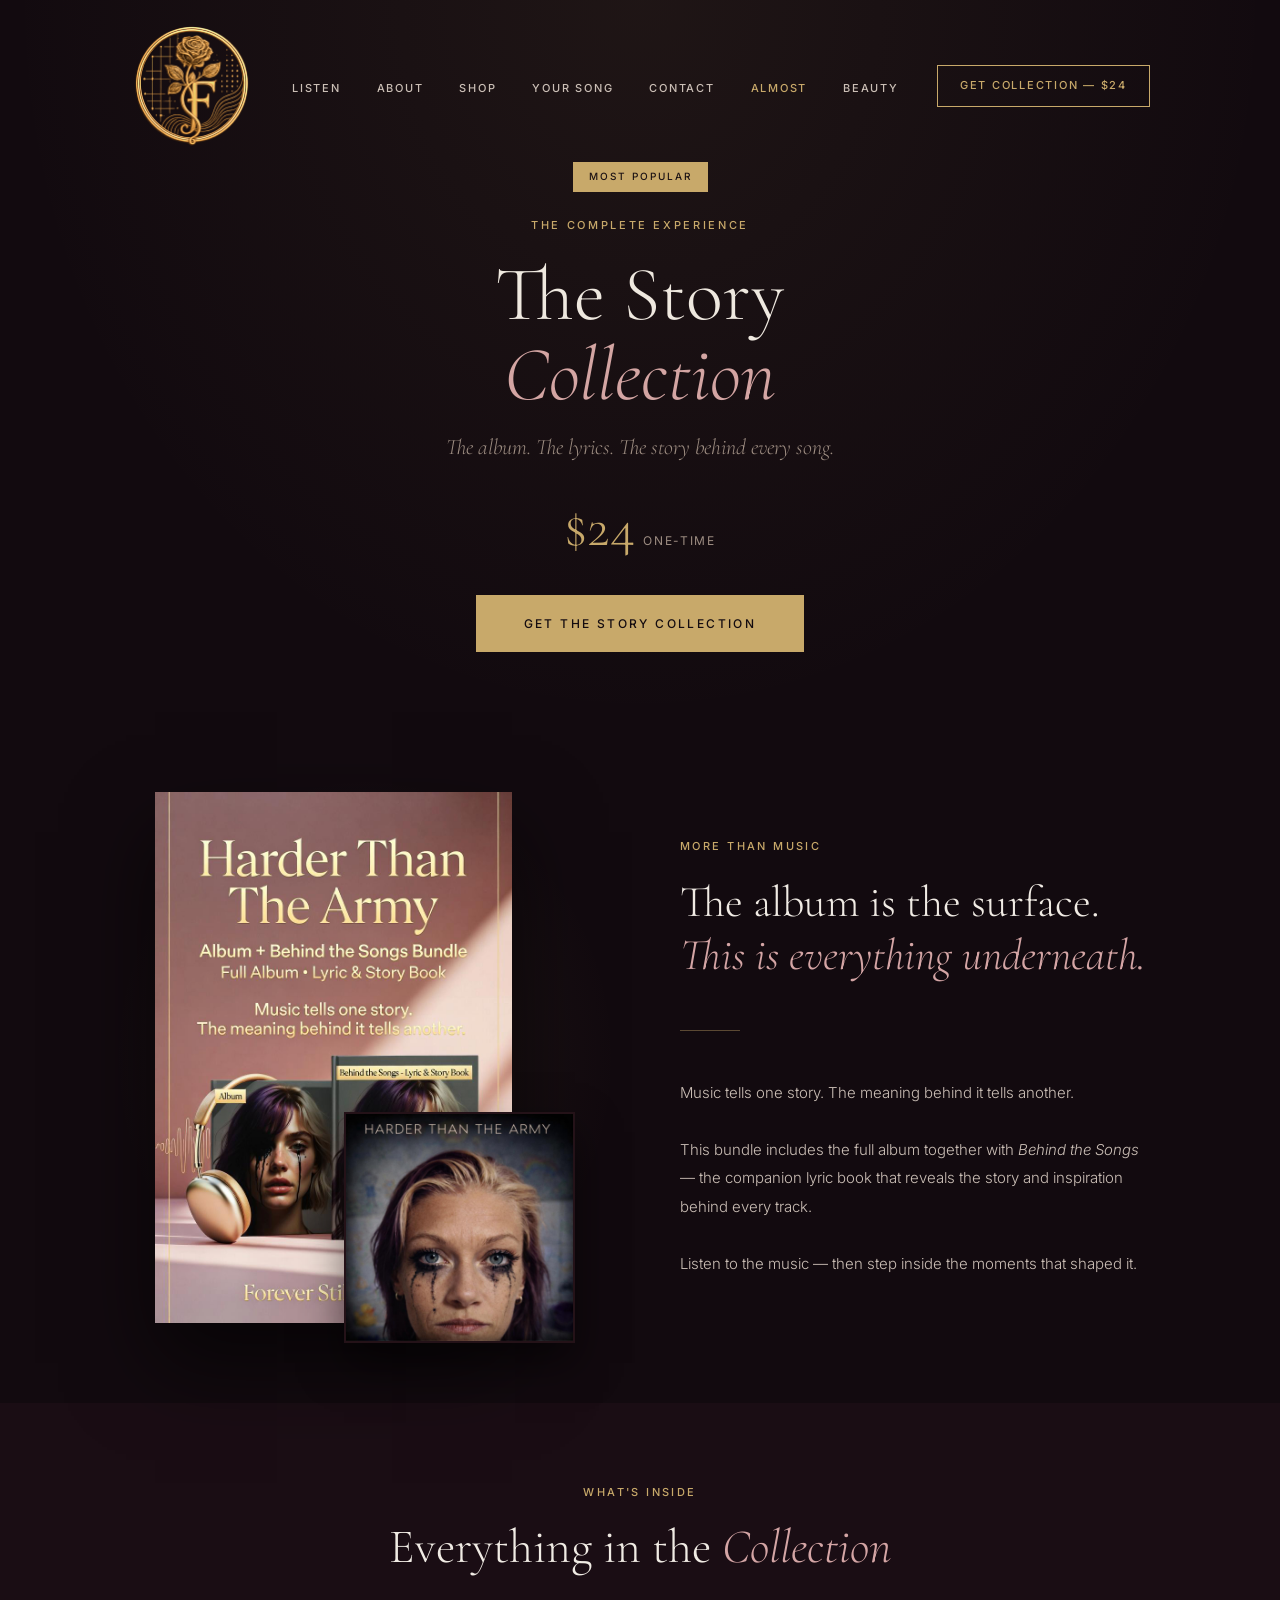
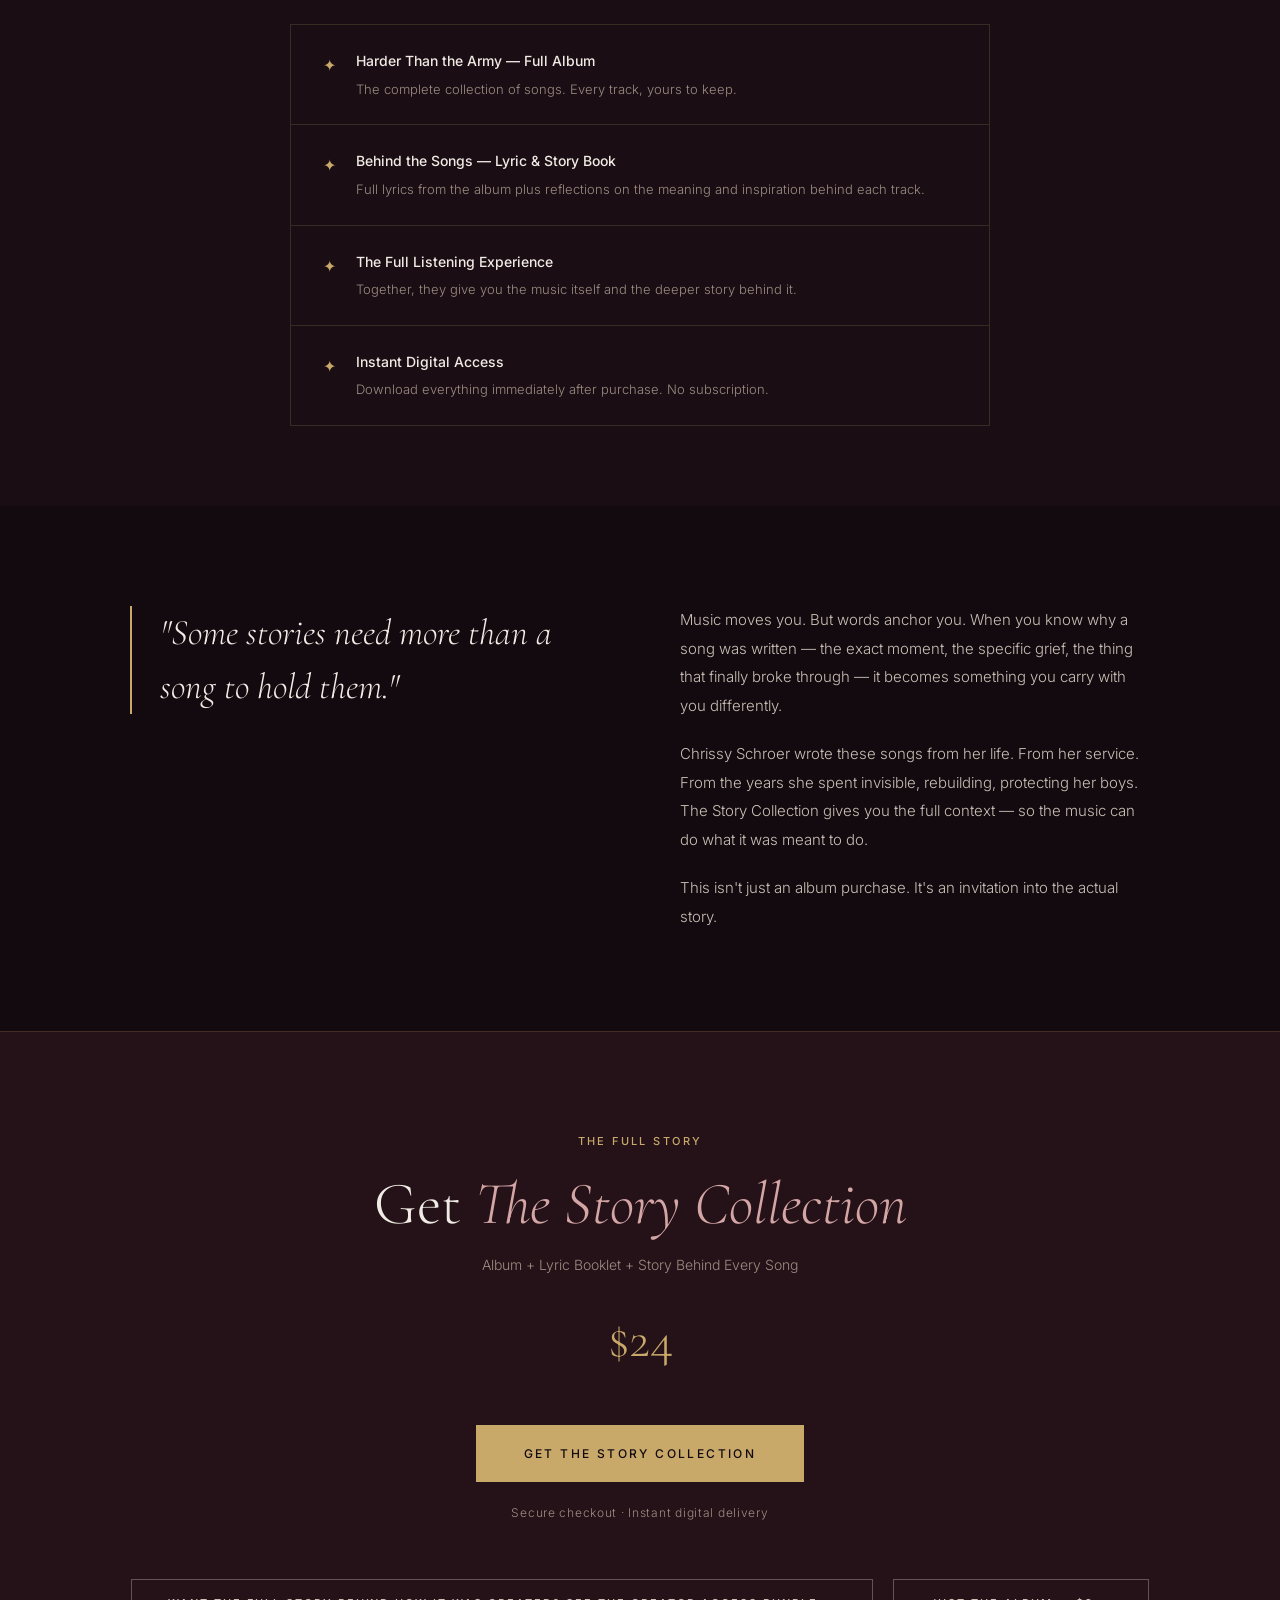
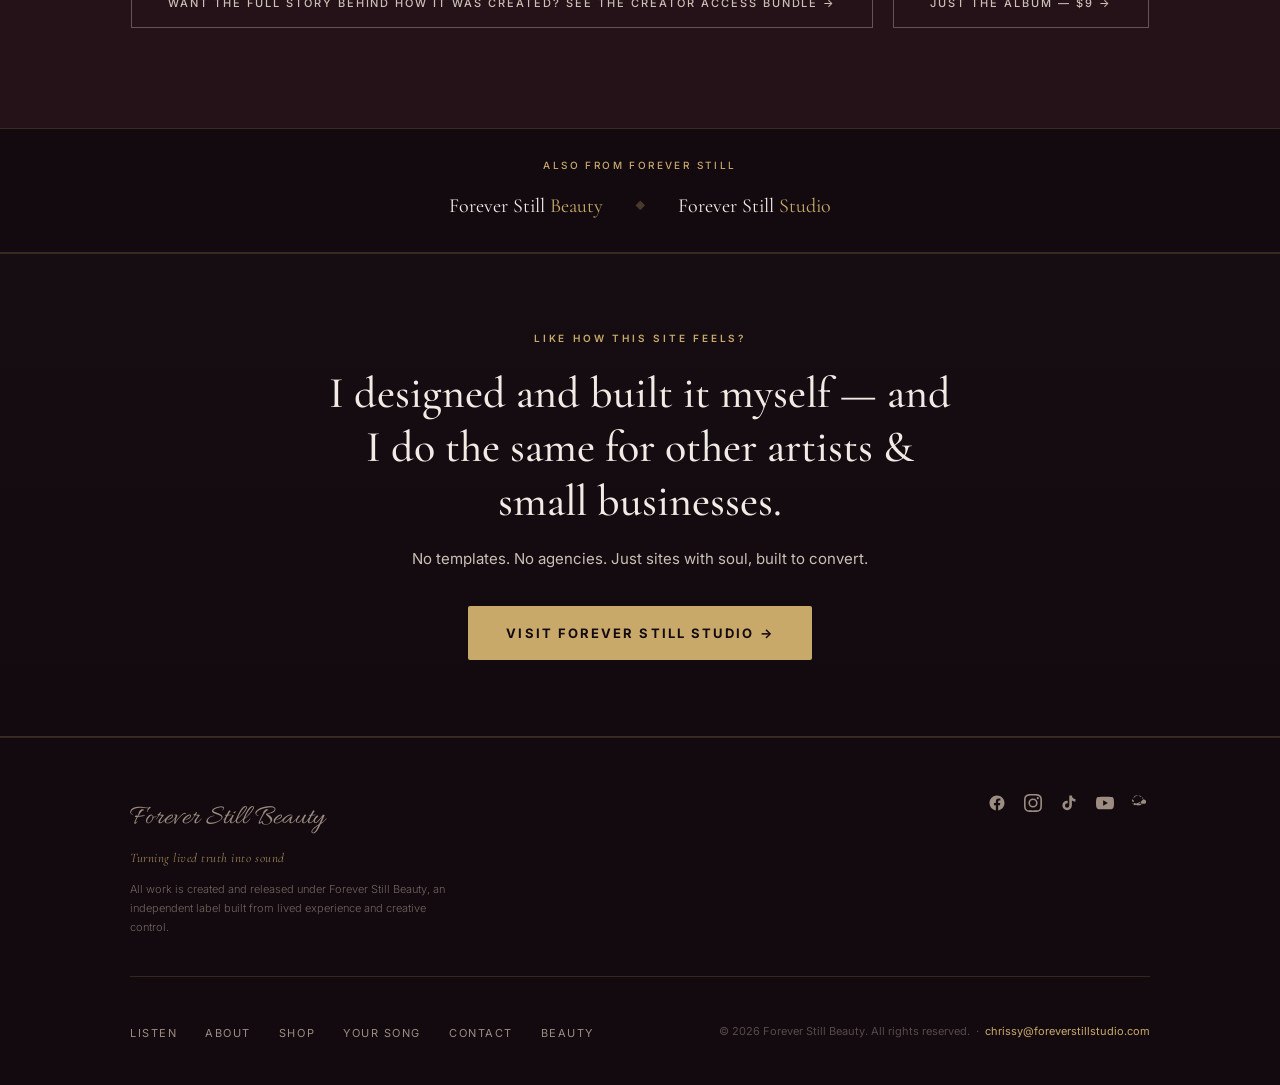
<file: story-collection.html>
<!DOCTYPE html>
<html lang="en">
<head>
  <meta charset="UTF-8" />
  <meta name="msvalidate.01" content="E0C6E18F4C0CC4E89583FDD7A9A06F0D" />
  <meta name="viewport" content="width=device-width, initial-scale=1.0" />
  <!-- Favicon -->
  <link rel="icon" href="images/favicon.ico" sizes="any">
  <link rel="icon" type="image/png" sizes="192x192" href="images/favicon-192x192.png">
  <link rel="icon" type="image/png" sizes="96x96" href="images/favicon-96x96.png">
  <link rel="icon" type="image/png" sizes="48x48" href="images/favicon-48x48.png">
  <link rel="icon" type="image/png" sizes="32x32" href="images/favicon-32x32.png">
  <link rel="icon" type="image/png" sizes="16x16" href="images/favicon-16x16.png">
  <link rel="apple-touch-icon" href="images/apple-touch-icon.png">
  <title>The Story Collection | Forever Still Beauty</title>
  <meta name="description" content="The debut album plus the story behind every song. 11 real moments written down by Chrissy Schroer. Full digital collection — $24. Instant download." />
  <link rel="canonical" href="https://www.foreverstillbeauty.com/story-collection.html" />

  <!-- Open Graph -->
  <meta property="og:title" content="The Story Collection | Forever Still Beauty" />
  <meta property="og:description" content="The debut album plus the written story behind every song. 11 tracks, 11 moments — digital download, $24." />
  <meta property="og:image" content="https://www.foreverstillbeauty.com/images/album-cover.jpg" />
  <meta property="og:url" content="https://www.foreverstillbeauty.com/story-collection.html" />
  <meta property="og:type" content="website" />
  <meta property="og:site_name" content="Forever Still Beauty" />

  <!-- Twitter -->
  <meta name="twitter:card" content="summary_large_image" />
  <meta name="twitter:title" content="The Story Collection | Forever Still Beauty" />
  <meta name="twitter:description" content="The debut album plus the written story behind every song — $24." />
  <meta name="twitter:image" content="https://www.foreverstillbeauty.com/images/album-cover.jpg" />

  <!-- Schema.org -->
  <script type="application/ld+json">
  {
    "@context": "https://schema.org",
    "@type": "Product",
    "name": "The Story Collection — Forever Still Beauty",
    "description": "The debut album Harder Than the Army plus the written story behind every one of the 11 songs. Digital download.",
    "url": "https://www.foreverstillbeauty.com/story-collection.html",
    "image": "https://www.foreverstillbeauty.com/images/album-cover.jpg",
    "brand": {
      "@type": "Brand",
      "name": "Forever Still Beauty"
    },
    "offers": {
      "@type": "Offer",
      "price": "24.00",
      "priceCurrency": "USD",
      "availability": "https://schema.org/InStock",
      "url": "https://payhip.com/b/zPAKv"
    }
  }
  </script>

  <link rel="preconnect" href="https://fonts.googleapis.com" />
  <link rel="preconnect" href="https://fonts.gstatic.com" crossorigin />
  <link rel="preload" href="https://fonts.googleapis.com/css2?family=Cormorant+Garamond:ital,wght@0,300;0,400;0,600;1,300;1,400&family=Playfair+Display:ital,wght@0,400;0,700;1,400&family=Allura&family=Inter:wght@300;400;500&display=swap" as="style" onload="this.onload=null;this.rel='stylesheet'">
  <noscript><link rel="stylesheet" href="https://fonts.googleapis.com/css2?family=Cormorant+Garamond:ital,wght@0,300;0,400;0,600;1,300;1,400&family=Playfair+Display:ital,wght@0,400;0,700;1,400&family=Allura&family=Inter:wght@300;400;500&display=swap"></noscript><style>
    *, *::before, *::after { box-sizing: border-box; margin: 0; padding: 0; }
    :root {
      --bg: #120a0f; --bg-soft: #1a0d14; --bg-warm: #241218;
      --gold: #C8A96A; --gold-dim: #a8894a; --blush: #d4a5a5; --rose: #c4897a;
      --text: #f0ebe4; --text-muted: #9c8c82; --text-soft: #cbbfb6;
      --rule: rgba(200,169,106,0.18);
      --font-display: 'Cormorant Garamond', Georgia, serif;
      --font-serif: 'Playfair Display', Georgia, serif;
      --font-script: 'Allura', cursive;
      --font-sans: 'Inter', system-ui, sans-serif;
      --max-w: 1100px;
    }
    html { scroll-behavior: smooth; }
    body { background: var(--bg); color: var(--text); font-family: var(--font-sans); font-size: 16px; line-height: 1.75; -webkit-font-smoothing: antialiased; }
    a { color: inherit; text-decoration: none; }
    img { display: block; max-width: 100%; }
    .container { width: 100%; max-width: var(--max-w); margin: 0 auto; padding: 0 40px; }

    @keyframes logoFloat { 0%, 100% { transform: translateY(0px); } 50% { transform: translateY(-8px); } }
    .nav { position: fixed; top: 0; left: 0; right: 0; z-index: 100; padding: 16px 0; background: transparent; transition: background 0.5s ease, backdrop-filter 0.5s ease, padding 0.4s ease; }
    .nav.scrolled { background: rgba(18,10,15,0.88); backdrop-filter: blur(18px); -webkit-backdrop-filter: blur(18px); padding: 10px 0; border-bottom: 1px solid var(--rule); }
    .nav__inner { display: flex; align-items: center; justify-content: space-between; }
    .nav__logo { font-family: var(--font-script); font-size: 28px; color: var(--text); }
    .nav__logo span { color: var(--gold); }
    .nav__logo img { filter: sepia(0.6) saturate(1.8) hue-rotate(-8deg) brightness(0.92) contrast(1.05); animation: logoFloat 4s ease-in-out infinite; transition: filter 0.3s ease; }
    .nav__logo img:hover { filter: sepia(0.4) saturate(2.2) hue-rotate(-8deg) brightness(1.05) contrast(1.05); }
    .nav__links { display: flex; gap: 36px; list-style: none; }
    @keyframes navWave { 0%, 100% { transform: translateY(0px); } 50% { transform: translateY(-3px); } }
    .nav__links li { animation: navWave 3.5s ease-in-out infinite; }
    .nav__links li:nth-child(1) { animation-delay: 0s; }
    .nav__links li:nth-child(2) { animation-delay: 0.18s; }
    .nav__links li:nth-child(3) { animation-delay: 0.36s; }
    .nav__links li:nth-child(4) { animation-delay: 0.54s; }
    .nav__links li:nth-child(5) { animation-delay: 0.72s; }
    .nav__links a { font-family: var(--font-sans); font-size: 11px; font-weight: 500; letter-spacing: 0.16em; text-transform: uppercase; color: var(--text-soft); transition: color 0.2s; }
    .nav__links a:hover { color: var(--gold); }
    .nav__cta { font-family: var(--font-sans); font-size: 11px; font-weight: 500; letter-spacing: 0.16em; text-transform: uppercase; padding: 10px 22px; border: 1px solid var(--gold); color: var(--gold); transition: background 0.2s, color 0.2s, box-shadow 0.4s; }
    .nav__cta:hover { background: var(--gold); color: var(--bg); box-shadow: 0 0 18px rgba(200,169,106,0.45), 0 0 40px rgba(200,169,106,0.18); }

    /* Hero */
    .hero { padding: 160px 0 80px; text-align: center; position: relative; overflow: hidden; }
    .hero::before { content: ''; position: absolute; inset: 0; background: radial-gradient(ellipse at center top, rgba(200,169,106,0.07) 0%, transparent 70%); pointer-events: none; }
    .hero__badge { display: inline-block; background: var(--gold); color: var(--bg); font-family: var(--font-sans); font-size: 10px; font-weight: 500; letter-spacing: 0.2em; text-transform: uppercase; padding: 6px 16px; margin-bottom: 24px; }
    .hero__eyebrow { font-family: var(--font-sans); font-size: 11px; font-weight: 500; letter-spacing: 0.24em; text-transform: uppercase; color: var(--gold); margin-bottom: 20px; }
    .hero__title { font-family: var(--font-display); font-size: clamp(42px, 6vw, 80px); font-weight: 300; line-height: 1.05; color: var(--text); margin-bottom: 12px; }
    .hero__title em { font-style: italic; color: var(--blush); }
    .hero__subtitle { font-family: var(--font-display); font-size: clamp(16px, 2vw, 22px); font-weight: 300; font-style: italic; color: var(--text-muted); margin-bottom: 32px; }
    .hero__price { display: inline-flex; align-items: baseline; gap: 8px; margin-bottom: 40px; }
    .hero__amount { font-family: var(--font-display); font-size: 56px; font-weight: 300; color: var(--gold); line-height: 1; }
    .hero__period { font-family: var(--font-sans); font-size: 12px; letter-spacing: 0.14em; text-transform: uppercase; color: var(--text-muted); }
    .btn-primary { display: inline-block; background: var(--gold); color: var(--bg); font-family: var(--font-sans); font-size: 12px; font-weight: 500; letter-spacing: 0.2em; text-transform: uppercase; padding: 18px 48px; transition: background 0.2s, transform 0.2s; }
    .btn-primary:hover { background: #d4b87a; transform: translateY(-1px); box-shadow: 0 0 18px rgba(200,169,106,0.45), 0 0 40px rgba(200,169,106,0.18); }
    .btn-outline { display: inline-block; border: 1px solid rgba(240,235,228,0.3); color: var(--text-soft); font-family: var(--font-sans); font-size: 11px; font-weight: 500; letter-spacing: 0.18em; text-transform: uppercase; padding: 14px 36px; transition: border-color 0.2s, color 0.2s; }
    .btn-outline:hover { border-color: var(--gold); color: var(--gold); box-shadow: 0 0 18px rgba(200,169,106,0.35), 0 0 40px rgba(200,169,106,0.14); }

    /* Product visual */
    .product-visual { padding: 60px 0 80px; }
    .product-visual__inner { display: grid; grid-template-columns: 1fr 1fr; gap: 80px; align-items: center; }
    .product-visual__img { position: relative; }
    .product-visual__img-stack { position: relative; max-width: 420px; margin: 0 auto; }
    .product-visual__img-stack img:first-child { width: 85%; box-shadow: 0 40px 80px rgba(0,0,0,0.6); }
    .product-visual__img-stack img:last-child { width: 55%; position: absolute; bottom: -20px; right: 0; box-shadow: 0 20px 40px rgba(0,0,0,0.5); border: 2px solid var(--bg-warm); }
    .product-visual__img::before { content: ''; position: absolute; inset: -20px; background: radial-gradient(ellipse, rgba(200,169,106,0.08) 0%, transparent 70%); pointer-events: none; }
    .product-visual__label { font-family: var(--font-sans); font-size: 11px; font-weight: 500; letter-spacing: 0.22em; text-transform: uppercase; color: var(--gold); margin-bottom: 20px; }
    .product-visual__heading { font-family: var(--font-display); font-size: clamp(28px, 3.5vw, 44px); font-weight: 300; line-height: 1.2; color: var(--text); margin-bottom: 20px; }
    .product-visual__heading em { font-style: italic; color: var(--blush); }
    .product-visual__body { font-family: var(--font-sans); font-size: 15px; font-weight: 300; color: var(--text-soft); line-height: 1.9; }
    .divider { width: 60px; height: 1px; background: var(--gold); margin: 48px auto; opacity: 0.4; }
    .divider--left { margin-left: 0; }

    /* Includes */
    .includes { padding: 80px 0; background: var(--bg-soft); }
    .includes__inner { max-width: 700px; margin: 0 auto; text-align: center; }
    .section-label { font-family: var(--font-sans); font-size: 11px; font-weight: 500; letter-spacing: 0.22em; text-transform: uppercase; color: var(--gold); margin-bottom: 16px; }
    .section-title { font-family: var(--font-display); font-size: clamp(28px, 4vw, 48px); font-weight: 300; line-height: 1.2; color: var(--text); margin-bottom: 48px; }
    .section-title em { font-style: italic; color: var(--blush); }
    .includes__list { list-style: none; display: flex; flex-direction: column; gap: 0; text-align: left; border: 1px solid var(--rule); }
    .includes__item { display: flex; align-items: flex-start; gap: 20px; padding: 24px 32px; border-bottom: 1px solid var(--rule); }
    .includes__item:last-child { border-bottom: none; }
    .includes__check { color: var(--gold); font-size: 16px; flex-shrink: 0; margin-top: 2px; }
    .includes__item-name { font-family: var(--font-sans); font-size: 14px; font-weight: 500; color: var(--text); margin-bottom: 4px; }
    .includes__item-desc { font-family: var(--font-sans); font-size: 13px; font-weight: 300; color: var(--text-muted); }

    /* Why it matters */
    .why { padding: 100px 0; }
    .why__inner { display: grid; grid-template-columns: 1fr 1fr; gap: 80px; align-items: start; }
    .why__quote { font-family: var(--font-display); font-size: clamp(22px, 3vw, 36px); font-style: italic; font-weight: 300; color: var(--text); line-height: 1.5; padding-left: 28px; border-left: 2px solid var(--gold); }
    .why__body { font-family: var(--font-sans); font-size: 15px; font-weight: 300; color: var(--text-soft); line-height: 1.9; }
    .why__body p + p { margin-top: 20px; }

    /* CTA */
    .cta-section { padding: 100px 0; text-align: center; background: var(--bg-warm); border-top: 1px solid var(--rule); }
    .cta-section__eyebrow { font-family: var(--font-sans); font-size: 11px; font-weight: 500; letter-spacing: 0.22em; text-transform: uppercase; color: var(--gold); margin-bottom: 20px; }
    .cta-section__title { font-family: var(--font-display); font-size: clamp(32px, 5vw, 60px); font-weight: 300; line-height: 1.1; color: var(--text); margin-bottom: 16px; }
    .cta-section__title em { font-style: italic; color: var(--blush); }
    .cta-section__sub { font-family: var(--font-sans); font-size: 14px; font-weight: 300; color: var(--text-muted); margin-bottom: 16px; }
    .cta-section__price { font-family: var(--font-display); font-size: 52px; font-weight: 300; color: var(--gold); margin-bottom: 40px; }
    .cta-section__note { font-family: var(--font-sans); font-size: 12px; font-weight: 300; color: var(--text-muted); margin-top: 20px; letter-spacing: 0.06em; }

    /* Footer */
    .footer { border-top: 1px solid var(--rule); padding: 56px 0 40px; }
    .footer__top { display: flex; align-items: flex-start; justify-content: space-between; gap: 32px; flex-wrap: wrap; margin-bottom: 40px; padding-bottom: 40px; border-bottom: 1px solid var(--rule); }
    .footer__logo { font-family: var(--font-script); font-size: 28px; color: var(--text-muted); display: block; margin-bottom: 4px; }
    .footer__tagline { font-family: var(--font-display); font-size: 13px; font-style: italic; color: var(--gold); opacity: 0.75; margin-bottom: 10px; letter-spacing: 0.04em; }
    .footer__label { font-family: var(--font-sans); font-size: 11px; font-weight: 300; color: var(--text-muted); max-width: 320px; line-height: 1.7; opacity: 0.7; }
    .footer__social { display: flex; gap: 18px; align-items: center; }
    .footer__social a { color: var(--text-muted); transition: color 0.2s; display: flex; align-items: center; }
    .footer__social a:hover { color: var(--gold); }
    .footer__social svg { width: 18px; height: 18px; fill: currentColor; }
    .footer__inner { display: flex; align-items: center; justify-content: space-between; gap: 24px; flex-wrap: wrap; }
    .footer__links { display: flex; gap: 28px; list-style: none; }
    .footer__links a { font-family: var(--font-sans); font-size: 11px; letter-spacing: 0.14em; text-transform: uppercase; color: var(--text-muted); transition: color 0.2s; }
    .footer__links a:hover { color: var(--gold); }
    .footer__copy { font-family: var(--font-sans); font-size: 11px; color: rgba(156,140,130,0.5); }

    @media (max-width: 900px) {
      .container { padding: 0 24px; }
      .nav__links { display: none; }
      .product-visual__inner { grid-template-columns: 1fr; gap: 48px; }
      .why__inner { grid-template-columns: 1fr; gap: 40px; }
      .footer__top { flex-direction: column; }
      .footer__inner { flex-direction: column; text-align: center; }
      .footer__links { flex-wrap: wrap; justify-content: center; }
    }
  </style>
</head>
<body>
  <canvas id="sparkleCanvas" aria-hidden="true" style="position:fixed;inset:0;z-index:9999;pointer-events:none;width:100%;height:100%;"></canvas>
  

  <nav class="nav" id="nav">
    <div class="container">
      <div class="nav__inner">
        <a href="index.html" class="nav__logo"><img src="images/logo.png" alt="Forever Still Beauty" style="height:140px;width:auto;display:block;padding:8px 0;"></a>
        <ul class="nav__links">
          <li><a href="index.html#music">Listen</a></li>
          <li><a href="about.html">About</a></li>
          <li><a href="index.html#offer">Shop</a></li>
          <li><a href="method.html">Your Song</a></li>
          <li><a href="contact.html">Contact</a></li>
          <li><a href="almost.html" style="color:var(--gold);">Almost</a></li>
          <li><a href="beauty.html">Beauty</a></li>
        </ul>
        <a href="https://payhip.com/b/zPAKv" target="_blank" class="nav__cta">Get Collection — $24</a>
      </div>
    </div>
  </nav>

  <!-- Hero -->
  <section class="hero">
    <div class="container">
      <div class="hero__badge">Most Popular</div>
      <p class="hero__eyebrow">The Complete Experience</p>
      <h1 class="hero__title">The Story<br /><em>Collection</em></h1>
      <p class="hero__subtitle">The album. The lyrics. The story behind every song.</p>
      <div class="hero__price">
        <span class="hero__amount">$24</span>
        <span class="hero__period">One-Time</span>
      </div>
      <br />
      <a href="https://payhip.com/b/zPAKv" target="_blank" class="btn-primary">Get the Story Collection</a>
    </div>
  </section>

  <!-- Product visual -->
  <section class="product-visual">
    <div class="container">
      <div class="product-visual__inner">
        <div class="product-visual__img">
          <div class="product-visual__img-stack">
            <img src="images/lyricbundle.jpg" alt="Story Collection — lyric booklet" loading="lazy" />
            <img src="images/album-cover.jpg" alt="Album cover" loading="lazy" />
          </div>
        </div>
        <div class="product-visual__text">
          <p class="product-visual__label">More Than Music</p>
          <h2 class="product-visual__heading">The album is the surface.<br /><em>This is everything underneath.</em></h2>
          <div class="divider divider--left"></div>
          <p class="product-visual__body">Music tells one story. The meaning behind it tells another.<br /><br />This bundle includes the full album together with <em>Behind the Songs</em> — the companion lyric book that reveals the story and inspiration behind every track.<br /><br />Listen to the music — then step inside the moments that shaped it.</p>
        </div>
      </div>
    </div>
  </section>

  <!-- What's included -->
  <section class="includes">
    <div class="container">
      <div class="includes__inner">
        <p class="section-label">What's Inside</p>
        <h2 class="section-title">Everything in the <em>Collection</em></h2>
        <ul class="includes__list">
          <li class="includes__item">
            <span class="includes__check">✦</span>
            <div class="includes__item-text">
              <p class="includes__item-name">Harder Than the Army — Full Album</p>
              <p class="includes__item-desc">The complete collection of songs. Every track, yours to keep.</p>
            </div>
          </li>
          <li class="includes__item">
            <span class="includes__check">✦</span>
            <div class="includes__item-text">
              <p class="includes__item-name">Behind the Songs — Lyric &amp; Story Book</p>
              <p class="includes__item-desc">Full lyrics from the album plus reflections on the meaning and inspiration behind each track.</p>
            </div>
          </li>
          <li class="includes__item">
            <span class="includes__check">✦</span>
            <div class="includes__item-text">
              <p class="includes__item-name">The Full Listening Experience</p>
              <p class="includes__item-desc">Together, they give you the music itself and the deeper story behind it.</p>
            </div>
          </li>
          <li class="includes__item">
            <span class="includes__check">✦</span>
            <div class="includes__item-text">
              <p class="includes__item-name">Instant Digital Access</p>
              <p class="includes__item-desc">Download everything immediately after purchase. No subscription.</p>
            </div>
          </li>
        </ul>
      </div>
    </div>
  </section>

  <!-- Why it matters -->
  <section class="why">
    <div class="container">
      <div class="why__inner">
        <blockquote class="why__quote">"Some stories need more than a song to hold them."</blockquote>
        <div class="why__body">
          <p>Music moves you. But words anchor you. When you know why a song was written — the exact moment, the specific grief, the thing that finally broke through — it becomes something you carry with you differently.</p>
          <p>Chrissy Schroer wrote these songs from her life. From her service. From the years she spent invisible, rebuilding, protecting her boys. The Story Collection gives you the full context — so the music can do what it was meant to do.</p>
          <p>This isn't just an album purchase. It's an invitation into the actual story.</p>
        </div>
      </div>
    </div>
  </section>

  <!-- CTA -->
  <section class="cta-section">
    <div class="container">
      <p class="cta-section__eyebrow">The Full Story</p>
      <h2 class="cta-section__title">Get <em>The Story Collection</em></h2>
      <p class="cta-section__sub">Album + Lyric Booklet + Story Behind Every Song</p>
      <p class="cta-section__price">$24</p>
      <a href="https://payhip.com/b/zPAKv" target="_blank" class="btn-primary">Get the Story Collection</a>
      <p class="cta-section__note">Secure checkout · Instant digital delivery</p>
      <br /><br />
      <a href="creator-edition.html" class="btn-outline" style="margin-right:1rem;">Want the full story behind how it was created? See the Creator Access Bundle →</a>
      <a href="https://payhip.com/b/01goR" class="btn-outline" target="_blank" rel="noopener">Just the album — $9 →</a>
    </div>
  </section>

  <!-- Footer -->
  <!-- Also from Forever Still -->
  <section style="background:#120a0f;border-top:1px solid rgba(200,169,106,0.2);border-bottom:1px solid rgba(200,169,106,0.2);padding:28px 40px;text-align:center;">
    <p style="font-family:'Inter',sans-serif;font-size:10px;font-weight:500;letter-spacing:0.24em;text-transform:uppercase;color:#C8A96A;margin-bottom:14px;">Also from Forever Still</p>
    <div style="display:flex;align-items:center;justify-content:center;gap:32px;flex-wrap:wrap;">
      <a href="https://www.foreverstillbeauty.com" target="_blank" rel="noopener" style="font-family:'Cormorant Garamond',Georgia,serif;font-size:20px;font-weight:400;color:#f0ebe4;text-decoration:none;">Forever Still <span style="color:#C8A96A;">Beauty</span></a>
      <span style="color:rgba(200,169,106,0.3);font-size:10px;">◆</span>
      <a href="https://www.foreverstillstudio.com" target="_blank" rel="noopener" style="font-family:'Cormorant Garamond',Georgia,serif;font-size:20px;font-weight:400;color:#f0ebe4;text-decoration:none;">Forever Still <span style="color:#C8A96A;">Studio</span></a>
    </div>
  </section>

  <!-- ── Studio CTA ── -->
  <style>
    .studio-cta__btn {
      display:inline-block;background:#C8A96A;color:#120a0f;
      font-family:'Inter',sans-serif;font-size:13px;font-weight:700;
      letter-spacing:0.16em;text-transform:uppercase;text-decoration:none;
      padding:16px 38px;border-radius:2px;
      transition:transform 0.2s ease, box-shadow 0.2s ease, background 0.2s ease;
    }
    .studio-cta__btn:hover {
      transform:translateY(-2px);
      box-shadow:0 10px 30px rgba(200,169,106,0.3);
      background:#d8bd84;
    }
  </style>
  <section style="background:linear-gradient(180deg,#160d12 0%,#120a0f 100%);border-top:1px solid rgba(200,169,106,0.2);border-bottom:1px solid rgba(200,169,106,0.2);padding:76px 40px;text-align:center;">
    <p style="font-family:'Inter',sans-serif;font-size:10px;font-weight:600;letter-spacing:0.28em;text-transform:uppercase;color:#C8A96A;margin:0 0 20px;">Like how this site feels?</p>
    <h2 style="font-family:'Cormorant Garamond',Georgia,serif;font-size:clamp(28px,5vw,44px);font-weight:500;color:#f0ebe4;line-height:1.22;margin:0 auto 18px;max-width:640px;">I designed and built it myself &mdash; and I do the same for other artists &amp; small businesses.</h2>
    <p style="font-family:'Inter',sans-serif;font-size:15px;line-height:1.7;color:#cbbfb6;max-width:480px;margin:0 auto 34px;">No templates. No agencies. Just sites with soul, built to convert.</p>
    <a href="https://www.foreverstillstudio.com" target="_blank" rel="noopener" class="studio-cta__btn">Visit Forever Still Studio &rarr;</a>
  </section>

  <footer class="footer">
    <div class="container">
      <div class="footer__top">
        <div class="footer__brand">
          <a href="index.html" class="footer__logo">Forever Still Beauty</a>
          <p class="footer__tagline">Turning lived truth into sound</p>
          <p class="footer__label">All work is created and released under Forever Still Beauty, an independent label built from lived experience and creative control.</p>
        </div>
        <div class="footer__social">
          <a href="https://www.facebook.com/clschroer" target="_blank" rel="noopener" aria-label="Facebook"><svg viewBox="0 0 24 24" fill="currentColor"><path d="M22 12c0-5.523-4.477-10-10-10S2 6.477 2 12c0 4.991 3.657 9.128 8.438 9.878v-6.987H7.9v-2.89h2.538V9.845c0-2.506 1.492-3.89 3.777-3.89 1.094 0 2.238.195 2.238.195v2.46h-1.26c-1.243 0-1.63.771-1.63 1.562V12h2.773l-.443 2.89h-2.33v6.988C18.343 21.128 22 16.991 22 12z"/></svg></a>
          <a href="https://www.instagram.com/chrissyraine/" target="_blank" rel="noopener" aria-label="Instagram"><svg viewBox="0 0 24 24" fill="currentColor"><path d="M12 2.163c3.204 0 3.584.012 4.85.07 3.252.148 4.771 1.691 4.919 4.919.058 1.265.069 1.645.069 4.849 0 3.205-.012 3.584-.069 4.849-.149 3.225-1.664 4.771-4.919 4.919-1.266.058-1.644.07-4.85.07-3.204 0-3.584-.012-4.849-.07-3.26-.149-4.771-1.699-4.919-4.92-.058-1.265-.07-1.644-.07-4.849 0-3.204.013-3.583.07-4.849.149-3.227 1.664-4.771 4.919-4.919 1.266-.057 1.645-.069 4.849-.069zm0-2.163c-3.259 0-3.667.014-4.947.072-4.358.2-6.78 2.618-6.98 6.98-.059 1.281-.073 1.689-.073 4.948 0 3.259.014 3.668.072 4.948.2 4.358 2.618 6.78 6.98 6.98 1.281.058 1.689.072 4.948.072 3.259 0 3.668-.014 4.948-.072 4.354-.2 6.782-2.618 6.979-6.98.059-1.28.073-1.689.073-4.948 0-3.259-.014-3.667-.072-4.947-.196-4.354-2.617-6.78-6.979-6.98-1.281-.059-1.69-.073-4.949-.073zm0 5.838a6.162 6.162 0 100 12.324 6.162 6.162 0 000-12.324zM12 16a4 4 0 110-8 4 4 0 010 8zm6.406-11.845a1.44 1.44 0 100 2.881 1.44 1.44 0 000-2.881z"/></svg></a>
          <a href="https://www.tiktok.com/@foreverstillbeauty" target="_blank" rel="noopener" aria-label="TikTok"><svg viewBox="0 0 24 24" fill="currentColor"><path d="M19.59 6.69a4.83 4.83 0 01-3.77-4.25V2h-3.45v13.67a2.89 2.89 0 01-2.88 2.5 2.89 2.89 0 01-2.89-2.89 2.89 2.89 0 012.89-2.89c.28 0 .54.04.79.1V9.01a6.32 6.32 0 00-.79-.05 6.34 6.34 0 00-6.34 6.34 6.34 6.34 0 006.34 6.34 6.34 6.34 0 006.33-6.34V8.69a8.18 8.18 0 004.78 1.52V6.76a4.85 4.85 0 01-1.01-.07z"/></svg></a>
          <a href="https://www.youtube.com/@foreverstillbeauty" target="_blank" rel="noopener" aria-label="YouTube"><svg viewBox="0 0 24 24" fill="currentColor"><path d="M23.498 6.186a3.016 3.016 0 00-2.122-2.136C19.505 3.545 12 3.545 12 3.545s-7.505 0-9.377.505A3.017 3.017 0 00.502 6.186C0 8.07 0 12 0 12s0 3.93.502 5.814a3.016 3.016 0 002.122 2.136c1.871.505 9.376.505 9.376.505s7.505 0 9.377-.505a3.015 3.015 0 002.122-2.136C24 15.93 24 12 24 12s0-3.93-.502-5.814zM9.545 15.568V8.432L15.818 12l-6.273 3.568z"/></svg></a>
          <a href="https://soundcloud.com/foreverstillbeauty" target="_blank" rel="noopener" aria-label="SoundCloud"><svg viewBox="0 0 24 24" fill="currentColor"><path d="M1.175 12.225c-.017 0-.034.003-.05.006a.64.64 0 00-.496.635c0 .35.284.635.634.635h.012l.438-1.276h-.538zm1.502 0c-.068 0-.137.007-.203.02l-.355 1.256.355 1.054c.066.013.135.02.203.02a1.3 1.3 0 100-2.35zm2.302.14a1.159 1.159 0 00-1.158 1.16 1.159 1.159 0 102.317 0 1.16 1.16 0 00-1.159-1.16zm2.6-.508a1.667 1.667 0 100 3.335 1.667 1.667 0 000-3.335zm2.9-1.117a2.178 2.178 0 100 4.355 2.178 2.178 0 000-4.355zm4.6-3.84c-.21 0-.418.016-.624.046C13.956 3.82 11.514 2 8.65 2 6.73 2 4.997 2.756 3.72 3.986 3.02 4.657 2.5 5.494 2.193 6.426c-.135.003-.27.009-.404.02C.786 6.55 0 7.447 0 8.538c0 1.094.79 1.982 1.77 1.982h.405l.355-1.271-.355-1.065h-.405c-.49 0-.889-.398-.889-.888 0-.487.398-.885.888-.885.14 0 .274.034.393.095C2.23 6.3 2.19 6.09 2.19 5.87c0-1.5.8-2.814 2-3.55a4.92 4.92 0 012.46-.66c1.62 0 3.072.764 3.993 1.95.28-.065.573-.1.875-.1 2.073 0 3.752 1.68 3.752 3.752 0 .07-.002.14-.006.21.21-.053.433-.082.663-.082 1.52 0 2.752 1.232 2.752 2.752S18.65 12.894 17.13 12.894H9.08"/></svg></a>
        </div>
      </div>
      <div class="footer__inner">
        <ul class="footer__links">
          <li><a href="index.html#music">Listen</a></li>
          <li><a href="about.html">About</a></li>
          <li><a href="index.html#offer">Shop</a></li>
          <li><a href="method.html">Your Song</a></li>
          <li><a href="contact.html">Contact</a></li>
          <li><a href="beauty.html">Beauty</a></li>
        </ul>
        <p class="footer__copy">&copy; 2026 Forever Still Beauty. All rights reserved. &nbsp;·&nbsp; <a href="mailto:chrissy@foreverstillstudio.com" style="color:var(--gold);text-decoration:none;">chrissy@foreverstillstudio.com</a></p>
      </div>
    </div>
  </footer>

  <script>
    const nav = document.getElementById('nav');
    window.addEventListener('scroll', () => { nav.classList.toggle('scrolled', window.scrollY > 60); }, { passive: true });
  </script>

  <!-- Gold cursor sparkle trail (ported from Forever Still Studio) -->
  <script>
  (function () {
    var canvas = document.getElementById('sparkleCanvas');
    if (!canvas) return;
    if (window.matchMedia('(max-width: 768px)').matches) return;
    if (window.matchMedia('(prefers-reduced-motion: reduce)').matches) return;
    var ctx = canvas.getContext('2d');
    var sparkles = [];
    var lastX = 0, lastY = 0;
    var MIN_DIST = 8;
    var GOLD = { r: 200, g: 169, b: 106 };
    function resize() { canvas.width = window.innerWidth; canvas.height = window.innerHeight; }
    resize();
    window.addEventListener('resize', resize);
    function drawSparkle(x, y, size, alpha, rotation) {
      ctx.save();
      ctx.translate(x, y);
      ctx.rotate(rotation);
      ctx.globalAlpha = alpha;
      ctx.fillStyle = 'rgb(' + GOLD.r + ',' + GOLD.g + ',' + GOLD.b + ')';
      var outer = size, inner = size * 0.35;
      ctx.beginPath(); ctx.moveTo(0,-outer); ctx.lineTo(inner,-inner); ctx.lineTo(0,0); ctx.lineTo(-inner,-inner); ctx.closePath(); ctx.fill();
      ctx.beginPath(); ctx.moveTo(0,0); ctx.lineTo(inner,inner); ctx.lineTo(0,outer); ctx.lineTo(-inner,inner); ctx.closePath(); ctx.fill();
      ctx.beginPath(); ctx.moveTo(-outer,0); ctx.lineTo(-inner,inner); ctx.lineTo(0,0); ctx.lineTo(-inner,-inner); ctx.closePath(); ctx.fill();
      ctx.beginPath(); ctx.moveTo(0,0); ctx.lineTo(inner,inner); ctx.lineTo(outer,0); ctx.lineTo(inner,-inner); ctx.closePath(); ctx.fill();
      ctx.restore();
    }
    document.addEventListener('mousemove', function (e) {
      var dx = e.clientX - lastX, dy = e.clientY - lastY;
      var dist = Math.sqrt(dx*dx + dy*dy);
      if (dist > MIN_DIST) {
        var count = dist > 30 ? 2 : 1;
        for (var i = 0; i < count; i++) {
          sparkles.push({
            x: e.clientX + (Math.random()-0.5)*10,
            y: e.clientY + (Math.random()-0.5)*10,
            size: 3 + Math.random()*5,
            alpha: 0.7 + Math.random()*0.3,
            rotation: Math.random()*Math.PI,
            driftX: (Math.random()-0.5)*0.6,
            driftY: -0.3 - Math.random()*0.5,
            fadeRate: 0.015 + Math.random()*0.01,
            spin: (Math.random()-0.5)*0.04
          });
        }
      }
      lastX = e.clientX; lastY = e.clientY;
    });
    function animate() {
      ctx.clearRect(0, 0, canvas.width, canvas.height);
      for (var i = sparkles.length - 1; i >= 0; i--) {
        var s = sparkles[i];
        s.alpha -= s.fadeRate; s.x += s.driftX; s.y += s.driftY;
        s.rotation += s.spin; s.size *= 0.98;
        if (s.alpha <= 0 || s.size < 0.5) { sparkles.splice(i, 1); continue; }
        drawSparkle(s.x, s.y, s.size, s.alpha, s.rotation);
      }
      requestAnimationFrame(animate);
    }
    animate();
  })();
  </script>

</body>
</html>
</file>
<file: css/beauty.css>
/* ============================================================
   FOREVER STILL BEAUTY — Main Stylesheet
   ============================================================
   TABLE OF CONTENTS:
   01. Variables & Reset
   02. Base Typography
   03. Utility Classes
   04. Buttons
   05. Navigation
   06. Hero (Homepage)
   07. Page Hero (Inner Pages)
   08. Brand Strip
   09. Section Wrappers
   10. Collections Grid
   11. Brand Story Split
   12. Transformation Quote
   13. Values Grid
   14. Product Cards
   15. Shop Filters
   16. Newsletter
   17. Footer
   18. About Page
   19. Shop Page — Coming Soon
   20. Contact Page
   21. Scroll Reveal Animations
   22. Responsive / Mobile
   ============================================================ */

/* ----------------------------------------
   01. VARIABLES & RESET
   ---------------------------------------- */
:root {
  --ivory:          #FAF7F4;
  --cream:          #FFFDF9;
  --blush-lightest: #FBF0E8;
  --blush-light:    #F5EBE0;
  --blush:          #EDD9C8;
  --blush-dark:     #DBBFA8;
  --rose-light:     #D4A898;
  --rose:           #C4927A;
  --rose-deep:      #A07060;
  --gold-light:     #D4B88A;
  --gold:           #B8956A;
  --gold-dark:      #7a6040; /* darkened from #9A7A50 — WCAG AA on cream/ivory (5.78:1) */
  --taupe:          #8C7B6B;
  --text:           #2C2218;
  --text-soft:      #5C4A3A;
  --text-muted:     #9C8B7A;
  --border:         #E2D0BF;
  --border-light:   #EEE0D4;

  --font-serif:  'Cormorant Garamond', Georgia, serif;
  --font-sans:   'Jost', system-ui, -apple-system, sans-serif;

  --nav-h:    160px;
  --max-w:    1200px;
  --pad:      0 clamp(1.5rem, 5vw, 4rem);

  --ease:      cubic-bezier(0.25, 0.1, 0.25, 1);
  --ease-out:  cubic-bezier(0.0, 0.0, 0.2, 1);
  --dur:       0.35s;
  --dur-slow:  0.65s;
}

*, *::before, *::after { box-sizing: border-box; margin: 0; padding: 0; }
html { scroll-behavior: smooth; }

body {
  font-family: var(--font-sans);
  font-weight: 300;
  background: var(--ivory);
  color: var(--text);
  line-height: 1.75;
  -webkit-font-smoothing: antialiased;
  -moz-osx-font-smoothing: grayscale;
}

img { display: block; max-width: 100%; }
a { color: inherit; text-decoration: none; transition: color var(--dur) var(--ease); }
ul { list-style: none; }
button { cursor: pointer; background: none; border: none; font-family: inherit; }
input, textarea, select { font-family: inherit; }

/* ----------------------------------------
   02. BASE TYPOGRAPHY
   ---------------------------------------- */
h1, h2, h3, h4, h5, h6 {
  font-family: var(--font-serif);
  font-weight: 500;
  line-height: 1.15;
  color: var(--text);
}

.eyebrow {
  font-family: var(--font-sans);
  font-size: 0.68rem;
  font-weight: 500;
  letter-spacing: 0.24em;
  text-transform: uppercase;
  color: var(--gold-dark); /* WCAG AA — dark contexts override via their own rules */
}

/* ----------------------------------------
   03. UTILITY CLASSES
   ---------------------------------------- */
.container {
  width: 100%;
  max-width: var(--max-w);
  margin: 0 auto;
  padding: var(--pad);
}

.container--narrow {
  max-width: 780px;
  margin: 0 auto;
  padding: var(--pad);
}

.text-center { text-align: center; }
.mt-sm   { margin-top: 1rem; }
.mt-md   { margin-top: 2rem; }
.mt-lg   { margin-top: 3.5rem; }

.divider {
  width: 52px;
  height: 1px;
  background: var(--gold);
  margin: 1.6rem auto;
}
.divider--left { margin-left: 0; }

/* ----------------------------------------
   04. BUTTONS
   ---------------------------------------- */
.btn {
  display: inline-flex;
  align-items: center;
  justify-content: center;
  gap: 0.5rem;
  padding: 0.9rem 2.4rem;
  font-family: var(--font-sans);
  font-size: 0.72rem;
  font-weight: 500;
  letter-spacing: 0.2em;
  text-transform: uppercase;
  border: 1px solid transparent;
  transition: all var(--dur) var(--ease);
  cursor: pointer;
  white-space: nowrap;
}

.btn--primary {
  background: var(--gold);
  color: var(--cream);
  border-color: var(--gold);
}
.btn--primary:hover { background: var(--gold-dark); border-color: var(--gold-dark); color: var(--cream); }

.btn--dark {
  background: var(--text);
  color: var(--cream);
  border-color: var(--text);
}
.btn--dark:hover { background: #1a1510; border-color: #1a1510; }

.btn--ghost {
  background: transparent;
  color: var(--text);
  border-color: var(--text);
}
.btn--ghost:hover { background: var(--text); color: var(--cream); }

.btn--ghost-gold {
  background: transparent;
  color: var(--gold);
  border-color: var(--gold);
}
.btn--ghost-gold:hover { background: var(--gold); color: var(--cream); }

.btn--ghost-light {
  background: transparent;
  color: var(--cream);
  border-color: rgba(255,255,255,0.45);
}
.btn--ghost-light:hover { background: rgba(255,255,255,0.1); border-color: rgba(255,255,255,0.8); }

/* ----------------------------------------
   05. NAVIGATION
   ---------------------------------------- */
.nav {
  position: fixed;
  top: 0; left: 0; right: 0;
  z-index: 100;
  height: var(--nav-h);
  background: transparent;
  transition:
    background var(--dur-slow) var(--ease),
    box-shadow var(--dur-slow) var(--ease);
}

.nav.scrolled {
  background: rgba(250, 247, 244, 0.97);
  backdrop-filter: blur(14px);
  -webkit-backdrop-filter: blur(14px);
  box-shadow: 0 1px 0 var(--border-light);
}

.nav__inner {
  display: flex;
  align-items: center;
  justify-content: space-between;
  height: var(--nav-h);
  max-width: var(--max-w);
  margin: 0 auto;
  padding: 0 clamp(1.5rem, 5vw, 4rem);
}

.nav__logo {
  font-family: var(--font-serif);
  font-size: 1.7rem;
  font-weight: 500;
  letter-spacing: 0.03em;
  color: var(--text);
  flex-shrink: 0;
}
.nav__logo span { color: var(--gold); }

.nav__links {
  display: flex;
  align-items: center;
  gap: 2.5rem;
}
.nav__links a {
  font-size: 0.68rem;
  font-weight: 500;
  letter-spacing: 0.17em;
  text-transform: uppercase;
  color: var(--gold-light);
  position: relative;
}
.nav__links a::after {
  content: '';
  position: absolute;
  bottom: -3px; left: 0;
  width: 0; height: 1px;
  background: var(--gold);
  transition: width var(--dur) var(--ease);
}
.nav__links a:hover { color: #f0ebe4; }
.nav__links a.active { color: var(--gold-light); }
.nav__links a:hover::after,
.nav__links a.active::after { width: 100%; }

.nav__bag {
  display: flex;
  align-items: center;
  gap: 0.4rem;
  font-size: 0.68rem;
  font-weight: 500;
  letter-spacing: 0.1em;
  text-transform: uppercase;
  color: var(--text-soft);
  transition: color var(--dur);
}
.nav__bag:hover { color: var(--gold); }
.nav__bag svg { flex-shrink: 0; }

.nav__hamburger {
  display: none;
  flex-direction: column;
  gap: 5px;
  padding: 4px;
  z-index: 110;
}
.nav__hamburger span {
  display: block;
  width: 22px;
  height: 1.5px;
  background: var(--text);
  transition: transform var(--dur) var(--ease), opacity var(--dur);
}
.nav__hamburger.open span:nth-child(1) { transform: translateY(6.5px) rotate(45deg); }
.nav__hamburger.open span:nth-child(2) { opacity: 0; }
.nav__hamburger.open span:nth-child(3) { transform: translateY(-6.5px) rotate(-45deg); }

/* Mobile overlay menu */
.nav__mobile {
  position: fixed;
  inset: 0;
  background: var(--ivory);
  z-index: 99;
  display: flex;
  flex-direction: column;
  align-items: center;
  justify-content: center;
  gap: 2.2rem;
  transform: translateX(100%);
  transition: transform var(--dur-slow) var(--ease-out);
}
.nav__mobile.open { transform: translateX(0); }
.nav__mobile a {
  font-family: var(--font-serif);
  font-size: 2.4rem;
  font-weight: 400;
  color: var(--text);
  transition: color var(--dur);
}
.nav__mobile a:hover { color: var(--gold); }

/* ----------------------------------------
   06. HERO — HOMEPAGE
   ---------------------------------------- */
.hero {
  position: relative;
  min-height: 100vh;
  display: flex;
  align-items: center;
  justify-content: center;
  text-align: center;
  overflow: hidden;
  background: #0d0b0b;
}

/* Hero background image */
.hero__bg {
  position: absolute;
  inset: 0;
  z-index: 0;
}
.hero__bg img {
  position: absolute;
  inset: 0;
  width: 100%;
  height: 100%;
  object-fit: cover;
  object-position: center top;
}
/* Dark overlay so text stays readable */
.hero__bg::after {
  content: '';
  position: absolute;
  inset: 0;
  background:
    linear-gradient(to bottom, rgba(10,8,8,0.55) 0%, rgba(10,8,8,0.35) 50%, rgba(10,8,8,0.65) 100%),
    linear-gradient(to right, rgba(10,8,8,0.4) 0%, transparent 60%);
}

.hero::before,
.hero::after { display: none; }

.hero__content {
  position: relative;
  z-index: 2;
  max-width: 880px;
  padding: calc(var(--nav-h) + 3rem) clamp(1.5rem, 5vw, 3rem) 5rem;
}

.hero__eyebrow { margin-bottom: 2rem; color: #C8A96A; }

.hero__headline {
  font-family: var(--font-serif);
  font-size: clamp(3.2rem, 9vw, 7.2rem);
  font-weight: 400;
  line-height: 1.04;
  letter-spacing: -0.01em;
  color: #f0ebe4;
  margin-bottom: 2rem;
  text-shadow: 0 2px 24px rgba(0,0,0,0.4);
}
.hero__headline em { font-style: italic; color: #C8A96A; }

.hero__sub {
  font-family: var(--font-serif);
  font-size: clamp(1rem, 2.2vw, 1.3rem);
  font-weight: 300;
  font-style: italic;
  color: rgba(240,235,228,0.75);
  max-width: 520px;
  margin: 0 auto 3rem;
  line-height: 1.65;
}

.hero__actions {
  display: flex;
  align-items: center;
  justify-content: center;
  gap: 1.2rem;
  flex-wrap: wrap;
}

.hero__scroll {
  position: absolute;
  bottom: 2.5rem; left: 50%;
  transform: translateX(-50%);
  display: flex;
  flex-direction: column;
  align-items: center;
  gap: 0.5rem;
  font-size: 0.62rem;
  letter-spacing: 0.2em;
  text-transform: uppercase;
  color: rgba(200,169,106,0.6);
  animation: scrollBob 2.8s ease-in-out infinite;
}
.hero__scroll-line {
  width: 1px;
  height: 36px;
  background: linear-gradient(to bottom, rgba(200,169,106,0.5), transparent);
}

@keyframes scrollBob {
  0%, 100% { opacity: 0.45; transform: translateX(-50%) translateY(0); }
  55%       { opacity: 1;    transform: translateX(-50%) translateY(5px); }
}

/* ----------------------------------------
   07. PAGE HERO (Inner pages)
   ---------------------------------------- */
.page-hero {
  padding: calc(var(--nav-h) + 4.5rem) clamp(1.5rem, 5vw, 4rem) 4.5rem;
  text-align: center;
  background: linear-gradient(180deg, var(--blush-light) 0%, var(--ivory) 100%);
}
.page-hero__eyebrow { margin-bottom: 1.2rem; }
.page-hero__title {
  font-family: var(--font-serif);
  font-size: clamp(2.8rem, 6.5vw, 4.8rem);
  font-weight: 400;
  line-height: 1.08;
  margin-bottom: 1.3rem;
}
.page-hero__title em { font-style: italic; color: var(--rose-deep); }
.page-hero__sub {
  font-family: var(--font-serif);
  font-size: clamp(1rem, 2vw, 1.2rem);
  font-style: italic;
  color: var(--text-soft);
  max-width: 520px;
  margin: 0 auto;
}

/* ----------------------------------------
   08. BRAND STRIP
   ---------------------------------------- */
.brand-strip {
  background: var(--text);
  padding: 1.1rem clamp(1.5rem, 5vw, 4rem);
}
.brand-strip__inner {
  display: flex;
  align-items: center;
  justify-content: center;
  gap: 2.8rem;
  flex-wrap: wrap;
}
.brand-strip__item {
  font-size: 0.65rem;
  font-weight: 500;
  letter-spacing: 0.22em;
  text-transform: uppercase;
  color: rgba(255,255,255,0.55);
  display: flex;
  align-items: center;
  gap: 0.75rem;
}
.brand-strip__item::before {
  content: '◆';
  font-size: 0.45rem;
  color: var(--gold);
}

/* ----------------------------------------
   09. SECTION WRAPPERS
   ---------------------------------------- */
.section {
  padding: clamp(4.5rem, 9vw, 7.5rem) 0;
}
.section--blush  { background: var(--blush-light); }
.section--cream  { background: var(--cream); }
.section--dark   { background: var(--text); color: var(--cream); }
.section--rose   { background: var(--blush); }

.section__header {
  text-align: center;
  max-width: 620px;
  margin: 0 auto 4rem;
}
.section__header .eyebrow { margin-bottom: 1rem; }
.section__header h2 {
  font-size: clamp(2rem, 4.5vw, 3.2rem);
  margin-bottom: 1rem;
}
.section__header h2 em { font-style: italic; color: var(--rose-deep); }
.section__header p { color: var(--text-soft); font-size: 0.92rem; }

/* ----------------------------------------
   10. COLLECTIONS GRID
   ---------------------------------------- */
.collections-grid {
  display: grid;
  grid-template-columns: repeat(3, 1fr);
  gap: 2rem;
}

.collection-card { cursor: pointer; }

.collection-card__img {
  aspect-ratio: 3/4;
  overflow: hidden;
  position: relative;
}
.collection-card__placeholder {
  width: 100%;
  height: 100%;
  transition: transform 0.65s var(--ease);
}
.collection-card:hover .collection-card__placeholder { transform: scale(1.045); }

/* Collection image gradient flavors */
.collection-card__img--glow .collection-card__placeholder {
  background: linear-gradient(150deg, #F8EEE4 0%, #E0C8A8 48%, #C0985C 100%);
}
.collection-card__img--lip .collection-card__placeholder {
  background: linear-gradient(150deg, #FAEAE4 0%, #D8A898 48%, #B07868 100%);
}
.collection-card__img--essentials .collection-card__placeholder {
  background: linear-gradient(150deg, #F4ECDA 0%, #D8C090 48%, #B09060 100%);
}

.collection-card__body { padding: 1.5rem 0 0.5rem; }
.collection-card__tag {
  font-size: 0.62rem;
  font-weight: 500;
  letter-spacing: 0.18em;
  text-transform: uppercase;
  color: var(--gold-dark);
  margin-bottom: 0.4rem;
}
.collection-card__title {
  font-family: var(--font-serif);
  font-size: 1.35rem;
  font-weight: 500;
  margin-bottom: 0.5rem;
}
.collection-card__desc {
  font-size: 0.875rem;
  color: var(--text-muted);
  line-height: 1.65;
}
.collection-card__link {
  display: inline-flex;
  align-items: center;
  gap: 0.45rem;
  font-size: 0.68rem;
  font-weight: 500;
  letter-spacing: 0.15em;
  text-transform: uppercase;
  color: var(--gold-dark);
  margin-top: 1rem;
  transition: gap var(--dur), color var(--dur);
}
.collection-card__link::after { content: '→'; }
.collection-card__link:hover { gap: 0.75rem; color: var(--text); }

/* ----------------------------------------
   11. BRAND STORY SPLIT
   ---------------------------------------- */
.story-split {
  display: grid;
  grid-template-columns: 1fr 1fr;
  gap: clamp(3rem, 6vw, 6rem);
  align-items: center;
}

.story-split__img-wrap { position: relative; }

.story-split__img {
  aspect-ratio: 4/5;
  background: linear-gradient(145deg, #EDD9C8 0%, #D4B8A0 50%, #C4A080 100%);
  position: relative;
  overflow: hidden;
}
.story-split__img::after {
  content: '';
  position: absolute;
  inset: 18px;
  border: 1px solid rgba(184,149,106,0.28);
  pointer-events: none;
}

.story-split__img-label {
  position: absolute;
  bottom: -0.8rem;
  right: -0.8rem;
  background: var(--gold);
  color: var(--cream);
  padding: 1rem 1.4rem;
  font-family: var(--font-serif);
  font-size: 0.95rem;
  font-style: italic;
}

.story-split__content { padding: 1.5rem 0; }
.story-split__content .eyebrow { margin-bottom: 1.2rem; }
.story-split__content h2 {
  font-size: clamp(2rem, 4vw, 3rem);
  margin-bottom: 1.4rem;
}
.story-split__content h2 em { font-style: italic; color: var(--rose-deep); }
.story-split__content p {
  color: var(--text-soft);
  margin-bottom: 1.3rem;
  font-size: 0.94rem;
  line-height: 1.9;
}

/* ----------------------------------------
   12. TRANSFORMATION QUOTE
   ---------------------------------------- */
.transform-section {
  padding: clamp(5rem, 10vw, 9rem) 0;
  text-align: center;
  background:
    radial-gradient(ellipse at 50% 0%, rgba(196,146,122,0.13) 0%, transparent 55%),
    var(--cream);
}
.transform-section__quote {
  font-family: var(--font-serif);
  font-size: clamp(1.6rem, 3.8vw, 3rem);
  font-weight: 400;
  font-style: italic;
  color: var(--text-soft);
  max-width: 840px;
  margin: 0 auto;
  line-height: 1.45;
}
.transform-section__quote em { font-style: normal; color: var(--rose-deep); }
.transform-section__attr {
  margin-top: 2rem;
  font-size: 0.68rem;
  letter-spacing: 0.22em;
  text-transform: uppercase;
  color: var(--gold-dark);
}

/* ----------------------------------------
   13. VALUES GRID
   ---------------------------------------- */
.values-grid {
  display: grid;
  grid-template-columns: repeat(3, 1fr);
  gap: 2rem;
}
.value-card {
  text-align: center;
  padding: 3rem 1.8rem 2.5rem;
  border: 1px solid var(--border-light);
  background: var(--cream);
  transition: border-color var(--dur), box-shadow var(--dur);
}
.value-card:hover {
  border-color: rgba(184,149,106,0.4);
  box-shadow: 0 6px 30px rgba(44,34,24,0.06);
}
.value-card__icon {
  width: 44px;
  height: 44px;
  margin: 0 auto 1.6rem;
  color: var(--gold);
}
.value-card__title {
  font-family: var(--font-serif);
  font-size: 1.35rem;
  font-weight: 600;
  margin-bottom: 0.8rem;
}
.value-card__text {
  font-size: 0.875rem;
  color: var(--text-soft);
  line-height: 1.8;
}

/* ----------------------------------------
   14. PRODUCT CARDS
   ---------------------------------------- */
.products-grid {
  display: grid;
  grid-template-columns: repeat(auto-fill, minmax(260px, 1fr));
  gap: 2rem;
}

.product-card {
  background: var(--cream);
  transition: transform var(--dur) var(--ease), box-shadow var(--dur) var(--ease);
}
.product-card:hover {
  transform: translateY(-5px);
  box-shadow: 0 16px 44px rgba(44,34,24,0.09);
}

.product-card__img {
  aspect-ratio: 1 / 1.1;
  overflow: hidden;
  position: relative;
}
.product-card__img::after {
  content: 'View Product';
  position: absolute;
  inset: 0;
  background: rgba(44,34,24,0.26);
  display: flex;
  align-items: center;
  justify-content: center;
  color: rgba(255,255,255,0.92);
  font-size: 0.63rem;
  font-weight: 500;
  letter-spacing: 0.22em;
  text-transform: uppercase;
  opacity: 0;
  transition: opacity var(--dur);
  pointer-events: none;
}
.product-card:hover .product-card__img::after { opacity: 1; }

.product-card__img-fill {
  width: 100%;
  height: 100%;
  transition: transform 0.6s var(--ease);
}
.product-card:hover .product-card__img-fill { transform: scale(1.04); }

/* Product gradient variants */
.pc-glow    .product-card__img-fill { background: linear-gradient(148deg, #F8EEE4 0%, #E0C8A8 55%, #C8A070 100%); }
.pc-lip     .product-card__img-fill { background: linear-gradient(148deg, #FAE8E4 0%, #DCA898 55%, #B07868 100%); }
.pc-mist    .product-card__img-fill { background: linear-gradient(148deg, #FFF5F0 0%, #F0D8CC 55%, #D8B0A0 100%); }
.pc-oil     .product-card__img-fill { background: linear-gradient(148deg, #FAF0D0 0%, #DCC080 55%, #B89050 100%); }
.pc-guide   .product-card__img-fill { background: linear-gradient(148deg, #F8F0E8 0%, #E0D0B8 55%, #C8B090 100%); }
.pc-velvet  .product-card__img-fill { background: linear-gradient(148deg, #F4EAE4 0%, #D0B8B0 55%, #B09088 100%); }
.pc-palette .product-card__img-fill { background: linear-gradient(148deg, #F4EEE8 0%, #CCC0B0 55%, #A89080 100%); }
.pc-bundle  .product-card__img-fill { background: linear-gradient(148deg, #FAF0E8 0%, #E0C8B0 55%, #C8A888 100%); }

.product-card__badge {
  position: absolute;
  top: 1rem; left: 1rem;
  font-size: 0.58rem;
  font-weight: 600;
  letter-spacing: 0.15em;
  text-transform: uppercase;
  background: var(--gold);
  color: var(--cream);
  padding: 0.28rem 0.65rem;
  z-index: 2;
}
.product-card__badge--new { background: var(--rose-deep); }

.product-card__body { padding: 1.3rem 1.5rem 1.7rem; }
.product-card__cat {
  font-size: 0.6rem;
  font-weight: 500;
  letter-spacing: 0.18em;
  text-transform: uppercase;
  color: var(--text-muted);
  margin-bottom: 0.4rem;
}
.product-card__name {
  font-family: var(--font-serif);
  font-size: 1.1rem;
  font-weight: 600;
  margin-bottom: 0.5rem;
  color: var(--text);
}
.product-card__desc {
  font-size: 0.825rem;
  color: var(--text-soft);
  line-height: 1.65;
  margin-bottom: 1.1rem;
}
.product-card__footer {
  display: flex;
  align-items: center;
  justify-content: space-between;
  gap: 0.8rem;
}
.product-card__price {
  font-family: var(--font-serif);
  font-size: 1.2rem;
  font-weight: 500;
  color: var(--text);
}
.product-card__btn {
  padding: 0.55rem 1.1rem;
  font-size: 0.62rem;
  font-weight: 600;
  letter-spacing: 0.15em;
  text-transform: uppercase;
  background: var(--text);
  color: var(--cream);
  border: 1px solid var(--text);
  transition: all var(--dur);
}
.product-card__btn:hover { background: var(--gold); border-color: var(--gold); }

/* ----------------------------------------
   15. SHOP FILTERS
   ---------------------------------------- */
.shop-filters {
  display: flex;
  align-items: center;
  justify-content: center;
  gap: 0.5rem;
  flex-wrap: wrap;
  margin-bottom: 3.5rem;
}
.filter-btn {
  padding: 0.55rem 1.5rem;
  font-family: var(--font-sans);
  font-size: 0.68rem;
  font-weight: 500;
  letter-spacing: 0.15em;
  text-transform: uppercase;
  border: 1px solid var(--border);
  color: var(--text-soft);
  background: transparent;
  transition: all var(--dur);
  cursor: pointer;
}
.filter-btn:hover,
.filter-btn.active {
  background: var(--text);
  color: var(--cream);
  border-color: var(--text);
}

/* ----------------------------------------
   16. NEWSLETTER
   ---------------------------------------- */
.newsletter {
  background: var(--text);
  padding: clamp(4.5rem, 8vw, 7rem) 0;
  text-align: center;
}
.newsletter__eyebrow { color: var(--gold); margin-bottom: 1.2rem; }
.newsletter__title {
  font-family: var(--font-serif);
  font-size: clamp(2rem, 4.5vw, 3.2rem);
  font-weight: 400;
  color: var(--cream);
  margin-bottom: 0.9rem;
}
.newsletter__sub {
  font-size: 0.875rem;
  color: rgba(255,255,255,0.5);
  max-width: 400px;
  margin: 0 auto 2.8rem;
  line-height: 1.7;
}
.newsletter__form {
  display: flex;
  max-width: 440px;
  margin: 0 auto;
}
.newsletter__input {
  flex: 1;
  padding: 0.9rem 1.4rem;
  background: rgba(255,255,255,0.07);
  border: 1px solid rgba(255,255,255,0.14);
  border-right: none;
  color: var(--cream);
  font-size: 0.875rem;
  outline: none;
  transition: border-color var(--dur);
}
.newsletter__input::placeholder { color: rgba(255,255,255,0.3); }
.newsletter__input:focus { border-color: var(--gold); }
.newsletter__submit {
  padding: 0.9rem 1.8rem;
  background: var(--gold);
  color: var(--cream);
  border: 1px solid var(--gold);
  font-family: var(--font-sans);
  font-size: 0.68rem;
  font-weight: 500;
  letter-spacing: 0.18em;
  text-transform: uppercase;
  white-space: nowrap;
  transition: background var(--dur);
  cursor: pointer;
}
.newsletter__submit:hover { background: var(--gold-dark); border-color: var(--gold-dark); }
.newsletter__note {
  margin-top: 1.2rem;
  font-size: 0.7rem;
  color: rgba(255,255,255,0.25);
  letter-spacing: 0.04em;
}
.newsletter__success {
  display: none;
  font-family: var(--font-serif);
  font-size: 1.3rem;
  font-style: italic;
  color: var(--gold-light);
  margin-top: 1rem;
}

/* ----------------------------------------
   17. FOOTER
   ---------------------------------------- */
.footer {
  background: #191410;
  color: rgba(255,255,255,0.5);
  padding: clamp(3.5rem, 7vw, 6rem) 0 2.5rem;
}
.footer__grid {
  display: grid;
  grid-template-columns: 2fr 1fr 1fr 1.6fr;
  gap: 3rem;
  margin-bottom: 3.5rem;
}
.footer__brand-name {
  font-family: var(--font-serif);
  font-size: 1.3rem;
  font-weight: 500;
  color: var(--cream);
  margin-bottom: 0.5rem;
}
.footer__brand-tagline {
  font-family: var(--font-serif);
  font-size: 0.88rem;
  font-style: italic;
  color: rgba(255,255,255,0.38);
  margin-bottom: 1.2rem;
}
.footer__brand-desc {
  font-size: 0.8rem;
  color: rgba(255,255,255,0.3);
  line-height: 1.75;
  margin-bottom: 1.5rem;
}
.footer__socials {
  display: flex;
  gap: 0.6rem;
}
.footer__social-link {
  width: 36px; height: 36px;
  border: 1px solid rgba(255,255,255,0.12);
  display: flex;
  align-items: center;
  justify-content: center;
  font-size: 0.6rem;
  font-weight: 600;
  letter-spacing: 0.04em;
  color: rgba(255,255,255,0.35);
  transition: all var(--dur);
}
.footer__social-link:hover { border-color: var(--gold); color: var(--gold); }

.footer__col-title {
  font-size: 0.62rem;
  font-weight: 600;
  letter-spacing: 0.22em;
  text-transform: uppercase;
  color: rgba(255,255,255,0.45);
  margin-bottom: 1.4rem;
}
.footer__links { display: flex; flex-direction: column; gap: 0.65rem; }
.footer__links a {
  font-size: 0.84rem;
  color: rgba(255,255,255,0.38);
  transition: color var(--dur);
}
.footer__links a:hover { color: var(--gold); }

.footer__mini-form input {
  width: 100%;
  padding: 0.72rem 1rem;
  background: rgba(255,255,255,0.06);
  border: 1px solid rgba(255,255,255,0.1);
  color: var(--cream);
  font-size: 0.8rem;
  margin-bottom: 0.5rem;
  outline: none;
}
.footer__mini-form input::placeholder { color: rgba(255,255,255,0.22); }
.footer__mini-form input:focus { border-color: var(--gold); }
.footer__mini-form button {
  width: 100%;
  padding: 0.65rem;
  background: var(--gold);
  color: var(--cream);
  font-family: var(--font-sans);
  font-size: 0.63rem;
  font-weight: 500;
  letter-spacing: 0.16em;
  text-transform: uppercase;
  border: none;
  cursor: pointer;
  transition: background var(--dur);
}
.footer__mini-form button:hover { background: var(--gold-dark); }

.footer__bottom {
  border-top: 1px solid rgba(255,255,255,0.06);
  padding-top: 1.8rem;
  display: flex;
  align-items: center;
  justify-content: space-between;
  flex-wrap: wrap;
  gap: 1rem;
}
.footer__copy { font-size: 0.74rem; color: rgba(255,255,255,0.22); }
.footer__legal { display: flex; gap: 1.5rem; }
.footer__legal a { font-size: 0.74rem; color: rgba(255,255,255,0.22); transition: color var(--dur); }
.footer__legal a:hover { color: var(--gold); }

/* ----------------------------------------
   18. ABOUT PAGE
   ---------------------------------------- */
.about-story {
  display: grid;
  grid-template-columns: 1fr 1fr;
  gap: clamp(3rem, 6vw, 6rem);
  align-items: center;
}

.about-story__img-wrap { position: sticky; top: calc(var(--nav-h) + 2rem); }

.about-story__img {
  aspect-ratio: 4/5;
  background: linear-gradient(145deg, #EDD9C8 0%, #D4B8A0 50%, #C4A080 100%);
  position: relative;
  overflow: hidden;
}
.about-story__img::after {
  content: '';
  position: absolute;
  inset: 20px;
  border: 1px solid rgba(184,149,106,0.24);
  pointer-events: none;
}

.about-story__img-caption {
  position: absolute;
  bottom: -1rem; right: -1rem;
  background: var(--gold);
  color: var(--cream);
  padding: 1rem 1.4rem;
  font-family: var(--font-serif);
  font-style: italic;
  font-size: 0.95rem;
}

.about-story__content h2 {
  font-size: clamp(2rem, 4vw, 3rem);
  margin-bottom: 1.6rem;
}
.about-story__content h2 em { font-style: italic; color: var(--rose-deep); }
.about-story__content p {
  color: var(--text-soft);
  font-size: 0.95rem;
  line-height: 1.92;
  margin-bottom: 1.5rem;
}
.about-pull-quote {
  font-family: var(--font-serif);
  font-size: 1.45rem;
  font-style: italic;
  color: var(--rose-deep);
  border-left: 2px solid var(--gold);
  padding-left: 1.6rem;
  margin: 2.5rem 0;
  line-height: 1.5;
}

.about-values-grid {
  display: grid;
  grid-template-columns: repeat(3, 1fr);
  gap: 2rem;
}
.about-value {
  padding: 2.5rem 1.8rem;
  border: 1px solid var(--border-light);
  text-align: center;
  transition: border-color var(--dur), box-shadow var(--dur);
}
.about-value:hover {
  border-color: rgba(184,149,106,0.4);
  box-shadow: 0 4px 20px rgba(44,34,24,0.05);
}
.about-value__num {
  font-family: var(--font-serif);
  font-size: 2.8rem;
  color: var(--blush-dark);
  font-weight: 300;
  line-height: 1;
  margin-bottom: 1rem;
}
.about-value__title {
  font-family: var(--font-serif);
  font-size: 1.15rem;
  font-weight: 600;
  margin-bottom: 0.75rem;
}
.about-value__text { font-size: 0.875rem; color: var(--text-soft); line-height: 1.8; }

.founder-section {
  display: grid;
  grid-template-columns: 1fr 2fr;
  gap: clamp(3rem, 6vw, 5rem);
  align-items: center;
}
.founder-img {
  aspect-ratio: 3/4;
  background: linear-gradient(145deg, #F5EBE0 0%, #D4B8A0 50%, #C4927A 100%);
  position: relative;
}
.founder-img::after {
  content: '';
  position: absolute;
  inset: 20px;
  border: 1px solid rgba(255,255,255,0.35);
}
.founder-content h2 {
  font-size: clamp(1.8rem, 3.5vw, 2.6rem);
  margin-bottom: 1.5rem;
}
.founder-content h2 em { font-style: italic; color: var(--rose-deep); }
.founder-content p {
  color: var(--text-soft);
  font-size: 0.95rem;
  line-height: 1.9;
  margin-bottom: 1.3rem;
}
.founder-signature {
  font-family: var(--font-serif);
  font-size: 1.5rem;
  font-style: italic;
  color: var(--rose-deep);
  margin-top: 1.5rem;
}

/* ----------------------------------------
   19. COMING SOON
   ---------------------------------------- */
.coming-soon {
  position: relative;
  overflow: hidden;
  background: linear-gradient(135deg, #1a1510 0%, #2C2218 100%);
  padding: clamp(4.5rem, 8vw, 7rem) 0;
  text-align: center;
}
.coming-soon::before {
  content: '';
  position: absolute;
  width: 550px; height: 550px;
  border-radius: 50%;
  border: 1px solid rgba(184,149,106,0.13);
  top: 50%; left: 50%;
  transform: translate(-50%, -50%);
}
.coming-soon__eyebrow { color: var(--gold); margin-bottom: 1.3rem; }
.coming-soon__title {
  font-family: var(--font-serif);
  font-size: clamp(2.2rem, 5vw, 3.8rem);
  font-weight: 400;
  color: var(--cream);
  margin-bottom: 1rem;
}
.coming-soon__title em { font-style: italic; color: var(--rose-light); }
.coming-soon__sub {
  font-size: 0.9rem;
  color: rgba(255,255,255,0.45);
  max-width: 440px;
  margin: 0 auto 2.8rem;
  line-height: 1.75;
}

/* ----------------------------------------
   20. CONTACT PAGE
   ---------------------------------------- */
.contact-layout {
  display: grid;
  grid-template-columns: 1fr 1.5fr;
  gap: clamp(3rem, 6vw, 6rem);
  align-items: start;
}

.contact-info__title {
  font-family: var(--font-serif);
  font-size: clamp(1.4rem, 3vw, 2rem);
  font-weight: 500;
  margin-bottom: 1rem;
}
.contact-info__text {
  color: var(--text-soft);
  font-size: 0.92rem;
  line-height: 1.9;
  margin-bottom: 2.5rem;
}
.contact-detail { display: flex; flex-direction: column; gap: 1.4rem; margin-bottom: 2.5rem; }
.contact-detail__label {
  font-size: 0.62rem;
  font-weight: 600;
  letter-spacing: 0.2em;
  text-transform: uppercase;
  color: var(--gold-dark);
  margin-bottom: 0.2rem;
  display: block;
}
.contact-detail__val { font-size: 0.9rem; color: var(--text-soft); }

.contact-socials { display: flex; gap: 0.7rem; margin-top: 2.5rem; }
.contact-social {
  width: 42px; height: 42px;
  border: 1px solid var(--border);
  display: flex;
  align-items: center;
  justify-content: center;
  font-size: 0.62rem;
  font-weight: 600;
  color: var(--text-soft);
  transition: all var(--dur);
}
.contact-social:hover { border-color: var(--gold); color: var(--gold); }

.contact-form-wrap {
  background: var(--cream);
  padding: 2.8rem;
}
.contact-form-wrap h3 {
  font-family: var(--font-serif);
  font-size: 1.4rem;
  margin-bottom: 0.5rem;
}
.contact-form-wrap p {
  font-size: 0.84rem;
  color: var(--text-muted);
  margin-bottom: 2rem;
}

.form-row { display: grid; grid-template-columns: 1fr 1fr; gap: 1.2rem; }
.form-group { display: flex; flex-direction: column; gap: 0.4rem; margin-bottom: 1.4rem; }
.form-group label {
  font-size: 0.62rem;
  font-weight: 600;
  letter-spacing: 0.18em;
  text-transform: uppercase;
  color: var(--text-muted);
}
.form-group input,
.form-group textarea,
.form-group select {
  padding: 0.82rem 1rem;
  border: 1px solid var(--border);
  background: var(--ivory);
  color: var(--text);
  font-size: 0.875rem;
  outline: none;
  transition: border-color var(--dur);
  resize: vertical;
}
.form-group input:focus,
.form-group textarea:focus,
.form-group select:focus { border-color: var(--gold); }
.form-group input::placeholder,
.form-group textarea::placeholder { color: var(--text-muted); }
.form-group textarea { min-height: 135px; }

.form-submit {
  width: 100%;
  padding: 1rem;
  background: var(--gold);
  color: var(--cream);
  border: none;
  font-family: var(--font-sans);
  font-size: 0.7rem;
  font-weight: 500;
  letter-spacing: 0.2em;
  text-transform: uppercase;
  cursor: pointer;
  transition: background var(--dur);
  margin-top: 0.4rem;
}
.form-submit:hover { background: var(--gold-dark); }

.form-success {
  display: none;
  text-align: center;
  padding: 2.5rem 1rem;
}
.form-success h3 {
  font-family: var(--font-serif);
  font-size: 1.8rem;
  color: var(--rose-deep);
  margin-bottom: 0.8rem;
}
.form-success p { color: var(--text-soft); font-size: 0.9rem; }

/* ----------------------------------------
   21. SCROLL REVEAL
   ---------------------------------------- */
.reveal {
  opacity: 0;
  transform: translateY(26px);
  transition: opacity 0.72s var(--ease), transform 0.72s var(--ease);
}
.reveal.visible { opacity: 1; transform: translateY(0); }
.reveal-delay-1 { transition-delay: 0.1s; }
.reveal-delay-2 { transition-delay: 0.2s; }
.reveal-delay-3 { transition-delay: 0.32s; }
.reveal-delay-4 { transition-delay: 0.44s; }

/* ----------------------------------------
   22. RESPONSIVE / MOBILE
   ---------------------------------------- */
@media (max-width: 1080px) {
  .footer__grid { grid-template-columns: 1fr 1fr; gap: 2.5rem; }
  .collections-grid { grid-template-columns: repeat(2, 1fr); }
}

@media (max-width: 900px) {
  .about-story { grid-template-columns: 1fr; }
  .about-story__img-wrap { position: static; }
  .about-story__img-caption { display: none; }
  .founder-section { grid-template-columns: 1fr; }
  .founder-img { max-height: 360px; aspect-ratio: auto; }
}

@media (max-width: 768px) {
  .nav__links,
  .nav__bag { display: none; }
  .nav__hamburger { display: flex; }

  .collections-grid { grid-template-columns: 1fr; max-width: 400px; margin: 0 auto; }
  .story-split { grid-template-columns: 1fr; }
  .story-split__img-label { display: none; }
  .values-grid { grid-template-columns: 1fr; gap: 1rem; }
  .about-values-grid { grid-template-columns: 1fr; gap: 1rem; }
  .contact-layout { grid-template-columns: 1fr; }
  .form-row { grid-template-columns: 1fr; }
  .footer__grid { grid-template-columns: 1fr; gap: 2rem; }
  .newsletter__form { flex-direction: column; }
  .newsletter__input { border-right: 1px solid rgba(255,255,255,0.14); }
  .products-grid { grid-template-columns: repeat(2, 1fr); gap: 1.2rem; }
  .brand-strip__inner { gap: 1.5rem; }
}

@media (max-width: 520px) {
  .hero__actions { flex-direction: column; align-items: stretch; max-width: 280px; margin: 0 auto; }
  .products-grid { grid-template-columns: 1fr; max-width: 340px; margin: 0 auto; }
  .contact-form-wrap { padding: 1.5rem; }
  .footer__bottom { flex-direction: column; text-align: center; }
}
</file>
<file: css/styles.css>
/* ============================================================
   FOREVER STILL BEAUTY — Main Stylesheet
   ============================================================
   TABLE OF CONTENTS:
   01. Variables & Reset
   02. Base Typography
   03. Utility Classes
   04. Buttons
   05. Navigation
   06. Hero (Homepage)
   07. Page Hero (Inner Pages)
   08. Brand Strip
   09. Section Wrappers
   10. Collections Grid
   11. Brand Story Split
   12. Transformation Quote
   13. Values Grid
   14. Product Cards
   15. Shop Filters
   16. Newsletter
   17. Footer
   18. About Page
   19. Shop Page — Coming Soon
   20. Contact Page
   21. Scroll Reveal Animations
   22. Responsive / Mobile
   ============================================================ */

/* ----------------------------------------
   01. VARIABLES & RESET
   ---------------------------------------- */
:root {
  --ivory:          #FAF7F4;
  --cream:          #FFFDF9;
  --blush-lightest: #FBF0E8;
  --blush-light:    #F5EBE0;
  --blush:          #EDD9C8;
  --blush-dark:     #DBBFA8;
  --rose-light:     #D4A898;
  --rose:           #C4927A;
  --rose-deep:      #A07060;
  --gold-light:     #D4B88A;
  --gold:           #B8956A;
  --gold-dark:      #9A7A50;
  --taupe:          #8C7B6B;
  --text:           #2C2218;
  --text-soft:      #5C4A3A;
  --text-muted:     #9C8B7A;
  --border:         #E2D0BF;
  --border-light:   #EEE0D4;

  --font-serif:  'Cormorant Garamond', Georgia, serif;
  --font-sans:   'Jost', system-ui, -apple-system, sans-serif;

  --nav-h:    160px;
  --max-w:    1200px;
  --pad:      0 clamp(1.5rem, 5vw, 4rem);

  --ease:      cubic-bezier(0.25, 0.1, 0.25, 1);
  --ease-out:  cubic-bezier(0.0, 0.0, 0.2, 1);
  --dur:       0.35s;
  --dur-slow:  0.65s;
}

*, *::before, *::after { box-sizing: border-box; margin: 0; padding: 0; }
html { scroll-behavior: smooth; }

body {
  font-family: var(--font-sans);
  font-weight: 300;
  background: var(--ivory);
  color: var(--text);
  line-height: 1.75;
  -webkit-font-smoothing: antialiased;
  -moz-osx-font-smoothing: grayscale;
}

img { display: block; max-width: 100%; }
a { color: inherit; text-decoration: none; transition: color var(--dur) var(--ease); }
ul { list-style: none; }
button { cursor: pointer; background: none; border: none; font-family: inherit; }
input, textarea, select { font-family: inherit; }

/* ----------------------------------------
   02. BASE TYPOGRAPHY
   ---------------------------------------- */
h1, h2, h3, h4, h5, h6 {
  font-family: var(--font-serif);
  font-weight: 500;
  line-height: 1.15;
  color: var(--text);
}

.eyebrow {
  font-family: var(--font-sans);
  font-size: 0.68rem;
  font-weight: 500;
  letter-spacing: 0.24em;
  text-transform: uppercase;
  color: var(--gold);
}

/* ----------------------------------------
   03. UTILITY CLASSES
   ---------------------------------------- */
.container {
  width: 100%;
  max-width: var(--max-w);
  margin: 0 auto;
  padding: var(--pad);
}

.container--narrow {
  max-width: 780px;
  margin: 0 auto;
  padding: var(--pad);
}

.text-center { text-align: center; }
.mt-sm   { margin-top: 1rem; }
.mt-md   { margin-top: 2rem; }
.mt-lg   { margin-top: 3.5rem; }

.divider {
  width: 52px;
  height: 1px;
  background: var(--gold);
  margin: 1.6rem auto;
}
.divider--left { margin-left: 0; }

/* ----------------------------------------
   04. BUTTONS
   ---------------------------------------- */
.btn {
  display: inline-flex;
  align-items: center;
  justify-content: center;
  gap: 0.5rem;
  padding: 0.9rem 2.4rem;
  font-family: var(--font-sans);
  font-size: 0.72rem;
  font-weight: 500;
  letter-spacing: 0.2em;
  text-transform: uppercase;
  border: 1px solid transparent;
  transition: all var(--dur) var(--ease);
  cursor: pointer;
  white-space: nowrap;
}

.btn--primary {
  background: var(--gold);
  color: var(--cream);
  border-color: var(--gold);
}
.btn--primary:hover { background: var(--gold-dark); border-color: var(--gold-dark); color: var(--cream); }

.btn--dark {
  background: var(--text);
  color: var(--cream);
  border-color: var(--text);
}
.btn--dark:hover { background: #1a1510; border-color: #1a1510; }

.btn--ghost {
  background: transparent;
  color: var(--text);
  border-color: var(--text);
}
.btn--ghost:hover { background: var(--text); color: var(--cream); }

.btn--ghost-gold {
  background: transparent;
  color: var(--gold);
  border-color: var(--gold);
}
.btn--ghost-gold:hover { background: var(--gold); color: var(--cream); }

.btn--ghost-light {
  background: transparent;
  color: var(--cream);
  border-color: rgba(255,255,255,0.45);
}
.btn--ghost-light:hover { background: rgba(255,255,255,0.1); border-color: rgba(255,255,255,0.8); }

/* ----------------------------------------
   05. NAVIGATION
   ---------------------------------------- */
.nav {
  position: fixed;
  top: 0; left: 0; right: 0;
  z-index: 100;
  height: var(--nav-h);
  background: transparent;
  transition:
    background var(--dur-slow) var(--ease),
    box-shadow var(--dur-slow) var(--ease);
}

.nav.scrolled {
  background: rgba(250, 247, 244, 0.97);
  backdrop-filter: blur(14px);
  -webkit-backdrop-filter: blur(14px);
  box-shadow: 0 1px 0 var(--border-light);
}

.nav__inner {
  display: flex;
  align-items: center;
  justify-content: space-between;
  height: var(--nav-h);
  max-width: var(--max-w);
  margin: 0 auto;
  padding: 0 clamp(1.5rem, 5vw, 4rem);
}

.nav__logo {
  font-family: var(--font-serif);
  font-size: 1.7rem;
  font-weight: 500;
  letter-spacing: 0.03em;
  color: var(--text);
  flex-shrink: 0;
}
.nav__logo span { color: var(--gold); }

.nav__links {
  display: flex;
  align-items: center;
  gap: 2.5rem;
}
.nav__links a {
  font-size: 0.68rem;
  font-weight: 500;
  letter-spacing: 0.17em;
  text-transform: uppercase;
  color: var(--gold-light);
  position: relative;
}
.nav__links a::after {
  content: '';
  position: absolute;
  bottom: -3px; left: 0;
  width: 0; height: 1px;
  background: var(--gold);
  transition: width var(--dur) var(--ease);
}
.nav__links a:hover { color: #f0ebe4; }
.nav__links a.active { color: var(--gold-light); }
.nav__links a:hover::after,
.nav__links a.active::after { width: 100%; }

.nav__bag {
  display: flex;
  align-items: center;
  gap: 0.4rem;
  font-size: 0.68rem;
  font-weight: 500;
  letter-spacing: 0.1em;
  text-transform: uppercase;
  color: var(--text-soft);
  transition: color var(--dur);
}
.nav__bag:hover { color: var(--gold); }
.nav__bag svg { flex-shrink: 0; }

.nav__hamburger {
  display: none;
  flex-direction: column;
  gap: 5px;
  padding: 4px;
  z-index: 110;
}
.nav__hamburger span {
  display: block;
  width: 22px;
  height: 1.5px;
  background: var(--text);
  transition: transform var(--dur) var(--ease), opacity var(--dur);
}
.nav__hamburger.open span:nth-child(1) { transform: translateY(6.5px) rotate(45deg); }
.nav__hamburger.open span:nth-child(2) { opacity: 0; }
.nav__hamburger.open span:nth-child(3) { transform: translateY(-6.5px) rotate(-45deg); }

/* Mobile overlay menu */
.nav__mobile {
  position: fixed;
  inset: 0;
  background: var(--ivory);
  z-index: 99;
  display: flex;
  flex-direction: column;
  align-items: center;
  justify-content: center;
  gap: 2.2rem;
  transform: translateX(100%);
  transition: transform var(--dur-slow) var(--ease-out);
}
.nav__mobile.open { transform: translateX(0); }
.nav__mobile a {
  font-family: var(--font-serif);
  font-size: 2.4rem;
  font-weight: 400;
  color: var(--text);
  transition: color var(--dur);
}
.nav__mobile a:hover { color: var(--gold); }

/* ----------------------------------------
   06. HERO — HOMEPAGE
   ---------------------------------------- */
.hero {
  position: relative;
  min-height: 100vh;
  display: flex;
  align-items: center;
  justify-content: center;
  text-align: center;
  overflow: hidden;
  background: #0d0b0b;
}

/* Hero background image */
.hero__bg {
  position: absolute;
  inset: 0;
  z-index: 0;
}
.hero__bg img,
.hero__bg-video {
  position: absolute;
  inset: 0;
  width: 100%;
  height: 100%;
  object-fit: cover;
  object-position: center top;
}
/* Dark overlay on car only — flowers sit above this */
.hero__bg::after {
  content: '';
  position: absolute;
  inset: 0;
  z-index: 1;
  background:
    linear-gradient(to bottom, rgba(10,8,8,0.3) 0%, rgba(10,8,8,0.12) 50%, rgba(10,8,8,0.38) 100%),
    linear-gradient(to right, rgba(10,8,8,0.18) 0%, transparent 60%);
}

/* Flower overlay — above the dark tint, below the text content */
/* Positioned relative to .hero (not inside .hero__bg) so it escapes the overlay */
.hero__flowers {
  position: absolute;
  inset: 0;
  width: 100%;
  height: 100%;
  object-fit: cover;
  object-position: center top;
  z-index: 2;
  animation: flowerDrift 8s ease-in-out infinite;
  pointer-events: none;
}

/* Flower drift — cinematic, almost imperceptible */
@keyframes flowerDrift {
  0%, 100% { transform: translate(0, 0) rotate(0deg); }
  25%      { transform: translate(1.5px, 1px) rotate(0.3deg); }
  50%      { transform: translate(-1px, 2px) rotate(-0.4deg); }
  75%      { transform: translate(1px, -1px) rotate(0.2deg); }
}

/* Respect reduced motion */
@media (prefers-reduced-motion: reduce) {
  .hero__flowers { animation: none; }
}

.hero::before,
.hero::after { display: none; }

.hero__content {
  position: relative;
  z-index: 3;
  max-width: 880px;
  padding: calc(var(--nav-h) + 3rem) clamp(1.5rem, 5vw, 3rem) 5rem;
}

.hero__eyebrow { margin-bottom: 2rem; color: #C8A96A; }

.hero__headline {
  font-family: var(--font-serif);
  font-size: clamp(3.2rem, 9vw, 7.2rem);
  font-weight: 400;
  line-height: 1.04;
  letter-spacing: -0.01em;
  color: #f0ebe4;
  margin-bottom: 2rem;
  text-shadow: 0 2px 24px rgba(0,0,0,0.4);
}
.hero__headline em { font-style: italic; color: #C8A96A; }

.hero__sub {
  font-family: var(--font-serif);
  font-size: clamp(1rem, 2.2vw, 1.3rem);
  font-weight: 300;
  font-style: italic;
  color: rgba(255,255,255,0.92);
  max-width: 520px;
  margin: 0 auto 3rem;
  line-height: 1.65;
}

.hero__actions {
  display: flex;
  align-items: center;
  justify-content: center;
  gap: 1.2rem;
  flex-wrap: wrap;
}

.hero__scroll {
  position: absolute;
  bottom: 2.5rem; left: 50%;
  transform: translateX(-50%);
  display: flex;
  flex-direction: column;
  align-items: center;
  gap: 0.5rem;
  font-size: 0.62rem;
  letter-spacing: 0.2em;
  text-transform: uppercase;
  color: rgba(200,169,106,0.6);
  animation: scrollBob 2.8s ease-in-out infinite;
}
.hero__scroll-line {
  width: 1px;
  height: 36px;
  background: linear-gradient(to bottom, rgba(200,169,106,0.5), transparent);
}

@keyframes scrollBob {
  0%, 100% { opacity: 0.45; transform: translateX(-50%) translateY(0); }
  55%       { opacity: 1;    transform: translateX(-50%) translateY(5px); }
}

/* ----------------------------------------
   07. PAGE HERO (Inner pages)
   ---------------------------------------- */
.page-hero {
  padding: calc(var(--nav-h) + 4.5rem) clamp(1.5rem, 5vw, 4rem) 4.5rem;
  text-align: center;
  background: linear-gradient(180deg, var(--blush-light) 0%, var(--ivory) 100%);
}
.page-hero__eyebrow { margin-bottom: 1.2rem; }
.page-hero__title {
  font-family: var(--font-serif);
  font-size: clamp(2.8rem, 6.5vw, 4.8rem);
  font-weight: 400;
  line-height: 1.08;
  margin-bottom: 1.3rem;
}
.page-hero__title em { font-style: italic; color: var(--rose-deep); }
.page-hero__sub {
  font-family: var(--font-serif);
  font-size: clamp(1rem, 2vw, 1.2rem);
  font-style: italic;
  color: var(--text-soft);
  max-width: 520px;
  margin: 0 auto;
}

/* ----------------------------------------
   08. BRAND STRIP
   ---------------------------------------- */
.brand-strip {
  background: var(--text);
  padding: 1.1rem clamp(1.5rem, 5vw, 4rem);
}
.brand-strip__inner {
  display: flex;
  align-items: center;
  justify-content: center;
  gap: 2.8rem;
  flex-wrap: wrap;
}
.brand-strip__item {
  font-size: 0.65rem;
  font-weight: 500;
  letter-spacing: 0.22em;
  text-transform: uppercase;
  color: rgba(255,255,255,0.55);
  display: flex;
  align-items: center;
  gap: 0.75rem;
}
.brand-strip__item::before {
  content: '◆';
  font-size: 0.45rem;
  color: var(--gold);
}

/* ----------------------------------------
   09. SECTION WRAPPERS
   ---------------------------------------- */
.section {
  padding: clamp(4.5rem, 9vw, 7.5rem) 0;
}
.section--blush  { background: var(--blush-light); }
.section--cream  { background: var(--cream); }
.section--dark   { background: var(--text); color: var(--cream); }
.section--rose   { background: var(--blush); }

.section__header {
  text-align: center;
  max-width: 620px;
  margin: 0 auto 4rem;
}
.section__header .eyebrow { margin-bottom: 1rem; }
.section__header h2 {
  font-size: clamp(2rem, 4.5vw, 3.2rem);
  margin-bottom: 1rem;
}
.section__header h2 em { font-style: italic; color: var(--rose-deep); }
.section__header p { color: var(--text-soft); font-size: 0.92rem; }

/* ----------------------------------------
   10. COLLECTIONS GRID
   ---------------------------------------- */
.collections-grid {
  display: grid;
  grid-template-columns: repeat(3, 1fr);
  gap: 2rem;
}

.collection-card { cursor: pointer; }

.collection-card__img {
  aspect-ratio: 3/4;
  overflow: hidden;
  position: relative;
}
.collection-card__placeholder {
  width: 100%;
  height: 100%;
  transition: transform 0.65s var(--ease);
}
.collection-card:hover .collection-card__placeholder { transform: scale(1.045); }

/* Collection image gradient flavors */
.collection-card__img--glow .collection-card__placeholder {
  background: linear-gradient(150deg, #F8EEE4 0%, #E0C8A8 48%, #C0985C 100%);
}
.collection-card__img--lip .collection-card__placeholder {
  background: linear-gradient(150deg, #FAEAE4 0%, #D8A898 48%, #B07868 100%);
}
.collection-card__img--essentials .collection-card__placeholder {
  background: linear-gradient(150deg, #F4ECDA 0%, #D8C090 48%, #B09060 100%);
}

.collection-card__body { padding: 1.5rem 0 0.5rem; }
.collection-card__tag {
  font-size: 0.62rem;
  font-weight: 500;
  letter-spacing: 0.18em;
  text-transform: uppercase;
  color: var(--gold);
  margin-bottom: 0.4rem;
}
.collection-card__title {
  font-family: var(--font-serif);
  font-size: 1.35rem;
  font-weight: 500;
  margin-bottom: 0.5rem;
}
.collection-card__desc {
  font-size: 0.875rem;
  color: var(--text-muted);
  line-height: 1.65;
}
.collection-card__link {
  display: inline-flex;
  align-items: center;
  gap: 0.45rem;
  font-size: 0.68rem;
  font-weight: 500;
  letter-spacing: 0.15em;
  text-transform: uppercase;
  color: var(--gold);
  margin-top: 1rem;
  transition: gap var(--dur), color var(--dur);
}
.collection-card__link::after { content: '→'; }
.collection-card__link:hover { gap: 0.75rem; color: var(--gold-dark); }

/* ----------------------------------------
   11. BRAND STORY SPLIT
   ---------------------------------------- */
.story-split {
  display: grid;
  grid-template-columns: 1fr 1fr;
  gap: clamp(3rem, 6vw, 6rem);
  align-items: center;
}

.story-split__img-wrap { position: relative; }

.story-split__img {
  aspect-ratio: 4/5;
  background: linear-gradient(145deg, #EDD9C8 0%, #D4B8A0 50%, #C4A080 100%);
  position: relative;
  overflow: hidden;
}
.story-split__img::after {
  content: '';
  position: absolute;
  inset: 18px;
  border: 1px solid rgba(184,149,106,0.28);
  pointer-events: none;
}

.story-split__img-label {
  position: absolute;
  bottom: -0.8rem;
  right: -0.8rem;
  background: var(--gold);
  color: var(--cream);
  padding: 1rem 1.4rem;
  font-family: var(--font-serif);
  font-size: 0.95rem;
  font-style: italic;
}

.story-split__content { padding: 1.5rem 0; }
.story-split__content .eyebrow { margin-bottom: 1.2rem; }
.story-split__content h2 {
  font-size: clamp(2rem, 4vw, 3rem);
  margin-bottom: 1.4rem;
}
.story-split__content h2 em { font-style: italic; color: var(--rose-deep); }
.story-split__content p {
  color: var(--text-soft);
  margin-bottom: 1.3rem;
  font-size: 0.94rem;
  line-height: 1.9;
}

/* ----------------------------------------
   12. TRANSFORMATION QUOTE
   ---------------------------------------- */
.transform-section {
  padding: clamp(5rem, 10vw, 9rem) 0;
  text-align: center;
  background:
    radial-gradient(ellipse at 50% 0%, rgba(196,146,122,0.13) 0%, transparent 55%),
    var(--cream);
}
.transform-section__quote {
  font-family: var(--font-serif);
  font-size: clamp(1.6rem, 3.8vw, 3rem);
  font-weight: 400;
  font-style: italic;
  color: var(--text-soft);
  max-width: 840px;
  margin: 0 auto;
  line-height: 1.45;
}
.transform-section__quote em { font-style: normal; color: var(--rose-deep); }
.transform-section__attr {
  margin-top: 2rem;
  font-size: 0.68rem;
  letter-spacing: 0.22em;
  text-transform: uppercase;
  color: var(--gold);
}

/* ----------------------------------------
   13. VALUES GRID
   ---------------------------------------- */
.values-grid {
  display: grid;
  grid-template-columns: repeat(3, 1fr);
  gap: 2rem;
}
.value-card {
  text-align: center;
  padding: 3rem 1.8rem 2.5rem;
  border: 1px solid var(--border-light);
  background: var(--cream);
  transition: border-color var(--dur), box-shadow var(--dur);
}
.value-card:hover {
  border-color: rgba(184,149,106,0.4);
  box-shadow: 0 6px 30px rgba(44,34,24,0.06);
}
.value-card__icon {
  width: 44px;
  height: 44px;
  margin: 0 auto 1.6rem;
  color: var(--gold);
}
.value-card__title {
  font-family: var(--font-serif);
  font-size: 1.35rem;
  font-weight: 600;
  margin-bottom: 0.8rem;
}
.value-card__text {
  font-size: 0.875rem;
  color: var(--text-soft);
  line-height: 1.8;
}

/* ----------------------------------------
   14. PRODUCT CARDS
   ---------------------------------------- */
.products-grid {
  display: grid;
  grid-template-columns: repeat(auto-fill, minmax(260px, 1fr));
  gap: 2rem;
}

.product-card {
  background: var(--cream);
  transition: transform var(--dur) var(--ease), box-shadow var(--dur) var(--ease);
}
.product-card:hover {
  transform: translateY(-5px);
  box-shadow: 0 16px 44px rgba(44,34,24,0.09);
}

.product-card__img {
  aspect-ratio: 1 / 1.1;
  overflow: hidden;
  position: relative;
}
.product-card__img::after {
  content: 'View Product';
  position: absolute;
  inset: 0;
  background: rgba(44,34,24,0.26);
  display: flex;
  align-items: center;
  justify-content: center;
  color: rgba(255,255,255,0.92);
  font-size: 0.63rem;
  font-weight: 500;
  letter-spacing: 0.22em;
  text-transform: uppercase;
  opacity: 0;
  transition: opacity var(--dur);
  pointer-events: none;
}
.product-card:hover .product-card__img::after { opacity: 1; }

.product-card__img-fill {
  width: 100%;
  height: 100%;
  transition: transform 0.6s var(--ease);
}
.product-card:hover .product-card__img-fill { transform: scale(1.04); }

/* Product gradient variants */
.pc-glow    .product-card__img-fill { background: linear-gradient(148deg, #F8EEE4 0%, #E0C8A8 55%, #C8A070 100%); }
.pc-lip     .product-card__img-fill { background: linear-gradient(148deg, #FAE8E4 0%, #DCA898 55%, #B07868 100%); }
.pc-mist    .product-card__img-fill { background: linear-gradient(148deg, #FFF5F0 0%, #F0D8CC 55%, #D8B0A0 100%); }
.pc-oil     .product-card__img-fill { background: linear-gradient(148deg, #FAF0D0 0%, #DCC080 55%, #B89050 100%); }
.pc-guide   .product-card__img-fill { background: linear-gradient(148deg, #F8F0E8 0%, #E0D0B8 55%, #C8B090 100%); }
.pc-velvet  .product-card__img-fill { background: linear-gradient(148deg, #F4EAE4 0%, #D0B8B0 55%, #B09088 100%); }
.pc-palette .product-card__img-fill { background: linear-gradient(148deg, #F4EEE8 0%, #CCC0B0 55%, #A89080 100%); }
.pc-bundle  .product-card__img-fill { background: linear-gradient(148deg, #FAF0E8 0%, #E0C8B0 55%, #C8A888 100%); }

.product-card__badge {
  position: absolute;
  top: 1rem; left: 1rem;
  font-size: 0.58rem;
  font-weight: 600;
  letter-spacing: 0.15em;
  text-transform: uppercase;
  background: var(--gold);
  color: var(--cream);
  padding: 0.28rem 0.65rem;
  z-index: 2;
}
.product-card__badge--new { background: var(--rose-deep); }

.product-card__body { padding: 1.3rem 1.5rem 1.7rem; }
.product-card__cat {
  font-size: 0.6rem;
  font-weight: 500;
  letter-spacing: 0.18em;
  text-transform: uppercase;
  color: var(--text-muted);
  margin-bottom: 0.4rem;
}
.product-card__name {
  font-family: var(--font-serif);
  font-size: 1.1rem;
  font-weight: 600;
  margin-bottom: 0.5rem;
  color: var(--text);
}
.product-card__desc {
  font-size: 0.825rem;
  color: var(--text-soft);
  line-height: 1.65;
  margin-bottom: 1.1rem;
}
.product-card__footer {
  display: flex;
  align-items: center;
  justify-content: space-between;
  gap: 0.8rem;
}
.product-card__price {
  font-family: var(--font-serif);
  font-size: 1.2rem;
  font-weight: 500;
  color: var(--text);
}
.product-card__btn {
  padding: 0.55rem 1.1rem;
  font-size: 0.62rem;
  font-weight: 600;
  letter-spacing: 0.15em;
  text-transform: uppercase;
  background: var(--text);
  color: var(--cream);
  border: 1px solid var(--text);
  transition: all var(--dur);
}
.product-card__btn:hover { background: var(--gold); border-color: var(--gold); }

/* ----------------------------------------
   15. SHOP FILTERS
   ---------------------------------------- */
.shop-filters {
  display: flex;
  align-items: center;
  justify-content: center;
  gap: 0.5rem;
  flex-wrap: wrap;
  margin-bottom: 3.5rem;
}
.filter-btn {
  padding: 0.55rem 1.5rem;
  font-family: var(--font-sans);
  font-size: 0.68rem;
  font-weight: 500;
  letter-spacing: 0.15em;
  text-transform: uppercase;
  border: 1px solid var(--border);
  color: var(--text-soft);
  background: transparent;
  transition: all var(--dur);
  cursor: pointer;
}
.filter-btn:hover,
.filter-btn.active {
  background: var(--text);
  color: var(--cream);
  border-color: var(--text);
}

/* ----------------------------------------
   16. NEWSLETTER
   ---------------------------------------- */
.newsletter {
  background: var(--text);
  padding: clamp(4.5rem, 8vw, 7rem) 0;
  text-align: center;
}
.newsletter__eyebrow { color: var(--gold); margin-bottom: 1.2rem; }
.newsletter__title {
  font-family: var(--font-serif);
  font-size: clamp(2rem, 4.5vw, 3.2rem);
  font-weight: 400;
  color: var(--cream);
  margin-bottom: 0.9rem;
}
.newsletter__sub {
  font-size: 0.875rem;
  color: rgba(255,255,255,0.5);
  max-width: 400px;
  margin: 0 auto 2.8rem;
  line-height: 1.7;
}
.newsletter__form {
  display: flex;
  max-width: 440px;
  margin: 0 auto;
}
.newsletter__input {
  flex: 1;
  padding: 0.9rem 1.4rem;
  background: rgba(255,255,255,0.07);
  border: 1px solid rgba(255,255,255,0.14);
  border-right: none;
  color: var(--cream);
  font-size: 0.875rem;
  outline: none;
  transition: border-color var(--dur);
}
.newsletter__input::placeholder { color: rgba(255,255,255,0.3); }
.newsletter__input:focus { border-color: var(--gold); }
.newsletter__submit {
  padding: 0.9rem 1.8rem;
  background: var(--gold);
  color: var(--cream);
  border: 1px solid var(--gold);
  font-family: var(--font-sans);
  font-size: 0.68rem;
  font-weight: 500;
  letter-spacing: 0.18em;
  text-transform: uppercase;
  white-space: nowrap;
  transition: background var(--dur);
  cursor: pointer;
}
.newsletter__submit:hover { background: var(--gold-dark); border-color: var(--gold-dark); }
.newsletter__note {
  margin-top: 1.2rem;
  font-size: 0.7rem;
  color: rgba(255,255,255,0.25);
  letter-spacing: 0.04em;
}
.newsletter__success {
  display: none;
  font-family: var(--font-serif);
  font-size: 1.3rem;
  font-style: italic;
  color: var(--gold-light);
  margin-top: 1rem;
}

/* ----------------------------------------
   17. FOOTER
   ---------------------------------------- */
.footer {
  background: #191410;
  color: rgba(255,255,255,0.5);
  padding: clamp(3.5rem, 7vw, 6rem) 0 2.5rem;
}
.footer__grid {
  display: grid;
  grid-template-columns: 2fr 1fr 1fr 1.6fr;
  gap: 3rem;
  margin-bottom: 3.5rem;
}
.footer__brand-name {
  font-family: var(--font-serif);
  font-size: 1.3rem;
  font-weight: 500;
  color: var(--cream);
  margin-bottom: 0.5rem;
}
.footer__brand-tagline {
  font-family: var(--font-serif);
  font-size: 0.88rem;
  font-style: italic;
  color: rgba(255,255,255,0.38);
  margin-bottom: 1.2rem;
}
.footer__brand-desc {
  font-size: 0.8rem;
  color: rgba(255,255,255,0.3);
  line-height: 1.75;
  margin-bottom: 1.5rem;
}
.footer__socials {
  display: flex;
  gap: 0.6rem;
}
.footer__social-link {
  width: 36px; height: 36px;
  border: 1px solid rgba(255,255,255,0.12);
  display: flex;
  align-items: center;
  justify-content: center;
  font-size: 0.6rem;
  font-weight: 600;
  letter-spacing: 0.04em;
  color: rgba(255,255,255,0.35);
  transition: all var(--dur);
}
.footer__social-link:hover { border-color: var(--gold); color: var(--gold); }

.footer__col-title {
  font-size: 0.62rem;
  font-weight: 600;
  letter-spacing: 0.22em;
  text-transform: uppercase;
  color: rgba(255,255,255,0.45);
  margin-bottom: 1.4rem;
}
.footer__links { display: flex; flex-direction: column; gap: 0.65rem; }
.footer__links a {
  font-size: 0.84rem;
  color: rgba(255,255,255,0.38);
  transition: color var(--dur);
}
.footer__links a:hover { color: var(--gold); }

.footer__mini-form input {
  width: 100%;
  padding: 0.72rem 1rem;
  background: rgba(255,255,255,0.06);
  border: 1px solid rgba(255,255,255,0.1);
  color: var(--cream);
  font-size: 0.8rem;
  margin-bottom: 0.5rem;
  outline: none;
}
.footer__mini-form input::placeholder { color: rgba(255,255,255,0.22); }
.footer__mini-form input:focus { border-color: var(--gold); }
.footer__mini-form button {
  width: 100%;
  padding: 0.65rem;
  background: var(--gold);
  color: var(--cream);
  font-family: var(--font-sans);
  font-size: 0.63rem;
  font-weight: 500;
  letter-spacing: 0.16em;
  text-transform: uppercase;
  border: none;
  cursor: pointer;
  transition: background var(--dur);
}
.footer__mini-form button:hover { background: var(--gold-dark); }

.footer__bottom {
  border-top: 1px solid rgba(255,255,255,0.06);
  padding-top: 1.8rem;
  display: flex;
  align-items: center;
  justify-content: space-between;
  flex-wrap: wrap;
  gap: 1rem;
}
.footer__copy { font-size: 0.74rem; color: rgba(255,255,255,0.22); }
.footer__legal { display: flex; gap: 1.5rem; }
.footer__legal a { font-size: 0.74rem; color: rgba(255,255,255,0.22); transition: color var(--dur); }
.footer__legal a:hover { color: var(--gold); }

/* ----------------------------------------
   18. ABOUT PAGE
   ---------------------------------------- */
.about-story {
  display: grid;
  grid-template-columns: 1fr 1fr;
  gap: clamp(3rem, 6vw, 6rem);
  align-items: center;
}

.about-story__img-wrap { position: sticky; top: calc(var(--nav-h) + 2rem); }

.about-story__img {
  aspect-ratio: 4/5;
  background: linear-gradient(145deg, #EDD9C8 0%, #D4B8A0 50%, #C4A080 100%);
  position: relative;
  overflow: hidden;
}
.about-story__img::after {
  content: '';
  position: absolute;
  inset: 20px;
  border: 1px solid rgba(184,149,106,0.24);
  pointer-events: none;
}

.about-story__img-caption {
  position: absolute;
  bottom: -1rem; right: -1rem;
  background: var(--gold);
  color: var(--cream);
  padding: 1rem 1.4rem;
  font-family: var(--font-serif);
  font-style: italic;
  font-size: 0.95rem;
}

.about-story__content h2 {
  font-size: clamp(2rem, 4vw, 3rem);
  margin-bottom: 1.6rem;
}
.about-story__content h2 em { font-style: italic; color: var(--rose-deep); }
.about-story__content p {
  color: var(--text-soft);
  font-size: 0.95rem;
  line-height: 1.92;
  margin-bottom: 1.5rem;
}
.about-pull-quote {
  font-family: var(--font-serif);
  font-size: 1.45rem;
  font-style: italic;
  color: var(--rose-deep);
  border-left: 2px solid var(--gold);
  padding-left: 1.6rem;
  margin: 2.5rem 0;
  line-height: 1.5;
}

.about-values-grid {
  display: grid;
  grid-template-columns: repeat(3, 1fr);
  gap: 2rem;
}
.about-value {
  padding: 2.5rem 1.8rem;
  border: 1px solid var(--border-light);
  text-align: center;
  transition: border-color var(--dur), box-shadow var(--dur);
}
.about-value:hover {
  border-color: rgba(184,149,106,0.4);
  box-shadow: 0 4px 20px rgba(44,34,24,0.05);
}
.about-value__num {
  font-family: var(--font-serif);
  font-size: 2.8rem;
  color: var(--blush-dark);
  font-weight: 300;
  line-height: 1;
  margin-bottom: 1rem;
}
.about-value__title {
  font-family: var(--font-serif);
  font-size: 1.15rem;
  font-weight: 600;
  margin-bottom: 0.75rem;
}
.about-value__text { font-size: 0.875rem; color: var(--text-soft); line-height: 1.8; }

.founder-section {
  display: grid;
  grid-template-columns: 1fr 2fr;
  gap: clamp(3rem, 6vw, 5rem);
  align-items: center;
}
.founder-img {
  aspect-ratio: 3/4;
  background: linear-gradient(145deg, #F5EBE0 0%, #D4B8A0 50%, #C4927A 100%);
  position: relative;
}
.founder-img::after {
  content: '';
  position: absolute;
  inset: 20px;
  border: 1px solid rgba(255,255,255,0.35);
}
.founder-content h2 {
  font-size: clamp(1.8rem, 3.5vw, 2.6rem);
  margin-bottom: 1.5rem;
}
.founder-content h2 em { font-style: italic; color: var(--rose-deep); }
.founder-content p {
  color: var(--text-soft);
  font-size: 0.95rem;
  line-height: 1.9;
  margin-bottom: 1.3rem;
}
.founder-signature {
  font-family: var(--font-serif);
  font-size: 1.5rem;
  font-style: italic;
  color: var(--rose-deep);
  margin-top: 1.5rem;
}

/* ----------------------------------------
   19. COMING SOON
   ---------------------------------------- */
.coming-soon {
  position: relative;
  overflow: hidden;
  background: linear-gradient(135deg, #1a1510 0%, #2C2218 100%);
  padding: clamp(4.5rem, 8vw, 7rem) 0;
  text-align: center;
}
.coming-soon::before {
  content: '';
  position: absolute;
  width: 550px; height: 550px;
  border-radius: 50%;
  border: 1px solid rgba(184,149,106,0.13);
  top: 50%; left: 50%;
  transform: translate(-50%, -50%);
}
.coming-soon__eyebrow { color: var(--gold); margin-bottom: 1.3rem; }
.coming-soon__title {
  font-family: var(--font-serif);
  font-size: clamp(2.2rem, 5vw, 3.8rem);
  font-weight: 400;
  color: var(--cream);
  margin-bottom: 1rem;
}
.coming-soon__title em { font-style: italic; color: var(--rose-light); }
.coming-soon__sub {
  font-size: 0.9rem;
  color: rgba(255,255,255,0.45);
  max-width: 440px;
  margin: 0 auto 2.8rem;
  line-height: 1.75;
}

/* ----------------------------------------
   20. CONTACT PAGE
   ---------------------------------------- */
.contact-layout {
  display: grid;
  grid-template-columns: 1fr 1.5fr;
  gap: clamp(3rem, 6vw, 6rem);
  align-items: start;
}

.contact-info__title {
  font-family: var(--font-serif);
  font-size: clamp(1.4rem, 3vw, 2rem);
  font-weight: 500;
  margin-bottom: 1rem;
}
.contact-info__text {
  color: var(--text-soft);
  font-size: 0.92rem;
  line-height: 1.9;
  margin-bottom: 2.5rem;
}
.contact-detail { display: flex; flex-direction: column; gap: 1.4rem; margin-bottom: 2.5rem; }
.contact-detail__label {
  font-size: 0.62rem;
  font-weight: 600;
  letter-spacing: 0.2em;
  text-transform: uppercase;
  color: var(--gold);
  margin-bottom: 0.2rem;
  display: block;
}
.contact-detail__val { font-size: 0.9rem; color: var(--text-soft); }

.contact-socials { display: flex; gap: 0.7rem; margin-top: 2.5rem; }
.contact-social {
  width: 42px; height: 42px;
  border: 1px solid var(--border);
  display: flex;
  align-items: center;
  justify-content: center;
  font-size: 0.62rem;
  font-weight: 600;
  color: var(--text-soft);
  transition: all var(--dur);
}
.contact-social:hover { border-color: var(--gold); color: var(--gold); }

.contact-form-wrap {
  background: var(--cream);
  padding: 2.8rem;
}
.contact-form-wrap h3 {
  font-family: var(--font-serif);
  font-size: 1.4rem;
  margin-bottom: 0.5rem;
}
.contact-form-wrap p {
  font-size: 0.84rem;
  color: var(--text-muted);
  margin-bottom: 2rem;
}

.form-row { display: grid; grid-template-columns: 1fr 1fr; gap: 1.2rem; }
.form-group { display: flex; flex-direction: column; gap: 0.4rem; margin-bottom: 1.4rem; }
.form-group label {
  font-size: 0.62rem;
  font-weight: 600;
  letter-spacing: 0.18em;
  text-transform: uppercase;
  color: var(--text-muted);
}
.form-group input,
.form-group textarea,
.form-group select {
  padding: 0.82rem 1rem;
  border: 1px solid var(--border);
  background: var(--ivory);
  color: var(--text);
  font-size: 0.875rem;
  outline: none;
  transition: border-color var(--dur);
  resize: vertical;
}
.form-group input:focus,
.form-group textarea:focus,
.form-group select:focus { border-color: var(--gold); }
.form-group input::placeholder,
.form-group textarea::placeholder { color: var(--text-muted); }
.form-group textarea { min-height: 135px; }

.form-submit {
  width: 100%;
  padding: 1rem;
  background: var(--gold);
  color: var(--cream);
  border: none;
  font-family: var(--font-sans);
  font-size: 0.7rem;
  font-weight: 500;
  letter-spacing: 0.2em;
  text-transform: uppercase;
  cursor: pointer;
  transition: background var(--dur);
  margin-top: 0.4rem;
}
.form-submit:hover { background: var(--gold-dark); }

.form-success {
  display: none;
  text-align: center;
  padding: 2.5rem 1rem;
}
.form-success h3 {
  font-family: var(--font-serif);
  font-size: 1.8rem;
  color: var(--rose-deep);
  margin-bottom: 0.8rem;
}
.form-success p { color: var(--text-soft); font-size: 0.9rem; }

/* ----------------------------------------
   21. SCROLL REVEAL
   ---------------------------------------- */
.reveal {
  opacity: 0;
  transform: translateY(26px);
  transition: opacity 0.72s var(--ease), transform 0.72s var(--ease);
}
.reveal.visible { opacity: 1; transform: translateY(0); }
.reveal-delay-1 { transition-delay: 0.1s; }
.reveal-delay-2 { transition-delay: 0.2s; }
.reveal-delay-3 { transition-delay: 0.32s; }
.reveal-delay-4 { transition-delay: 0.44s; }

/* ----------------------------------------
   22. RESPONSIVE / MOBILE
   ---------------------------------------- */
@media (max-width: 1080px) {
  .footer__grid { grid-template-columns: 1fr 1fr; gap: 2.5rem; }
  .collections-grid { grid-template-columns: repeat(2, 1fr); }
}

@media (max-width: 900px) {
  .about-story { grid-template-columns: 1fr; }
  .about-story__img-wrap { position: static; }
  .about-story__img-caption { display: none; }
  .founder-section { grid-template-columns: 1fr; }
  .founder-img { max-height: 360px; aspect-ratio: auto; }
}

@media (max-width: 768px) {
  .nav__links,
  .nav__bag { display: none; }
  .nav__hamburger { display: flex; }

  .collections-grid { grid-template-columns: 1fr; max-width: 400px; margin: 0 auto; }
  .story-split { grid-template-columns: 1fr; }
  .story-split__img-label { display: none; }
  .values-grid { grid-template-columns: 1fr; gap: 1rem; }
  .about-values-grid { grid-template-columns: 1fr; gap: 1rem; }
  .contact-layout { grid-template-columns: 1fr; }
  .form-row { grid-template-columns: 1fr; }
  .footer__grid { grid-template-columns: 1fr; gap: 2rem; }
  .newsletter__form { flex-direction: column; }
  .newsletter__input { border-right: 1px solid rgba(255,255,255,0.14); }
  .products-grid { grid-template-columns: repeat(2, 1fr); gap: 1.2rem; }
  .brand-strip__inner { gap: 1.5rem; }
}

@media (max-width: 520px) {
  .hero__actions { flex-direction: column; align-items: stretch; max-width: 280px; margin: 0 auto; }
  .products-grid { grid-template-columns: 1fr; max-width: 340px; margin: 0 auto; }
  .contact-form-wrap { padding: 1.5rem; }
  .footer__bottom { flex-direction: column; text-align: center; }
}
</file>
